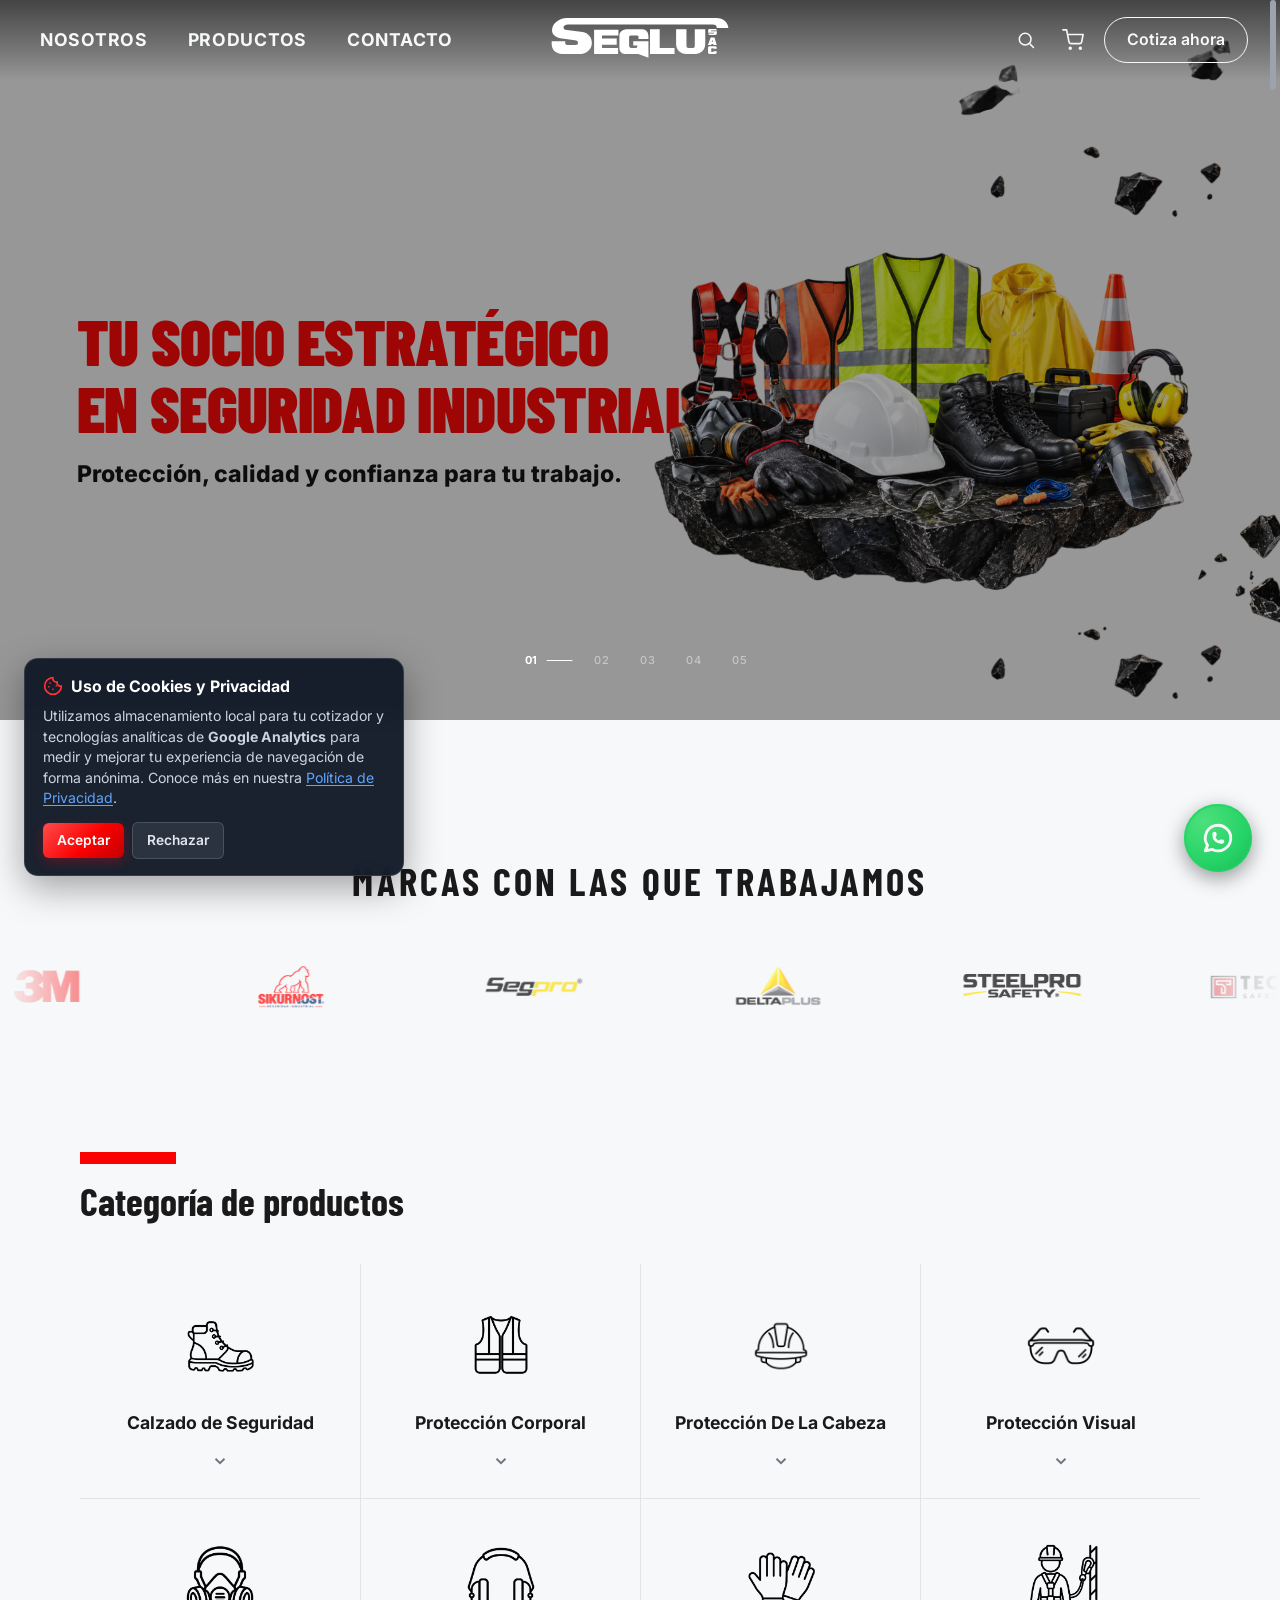
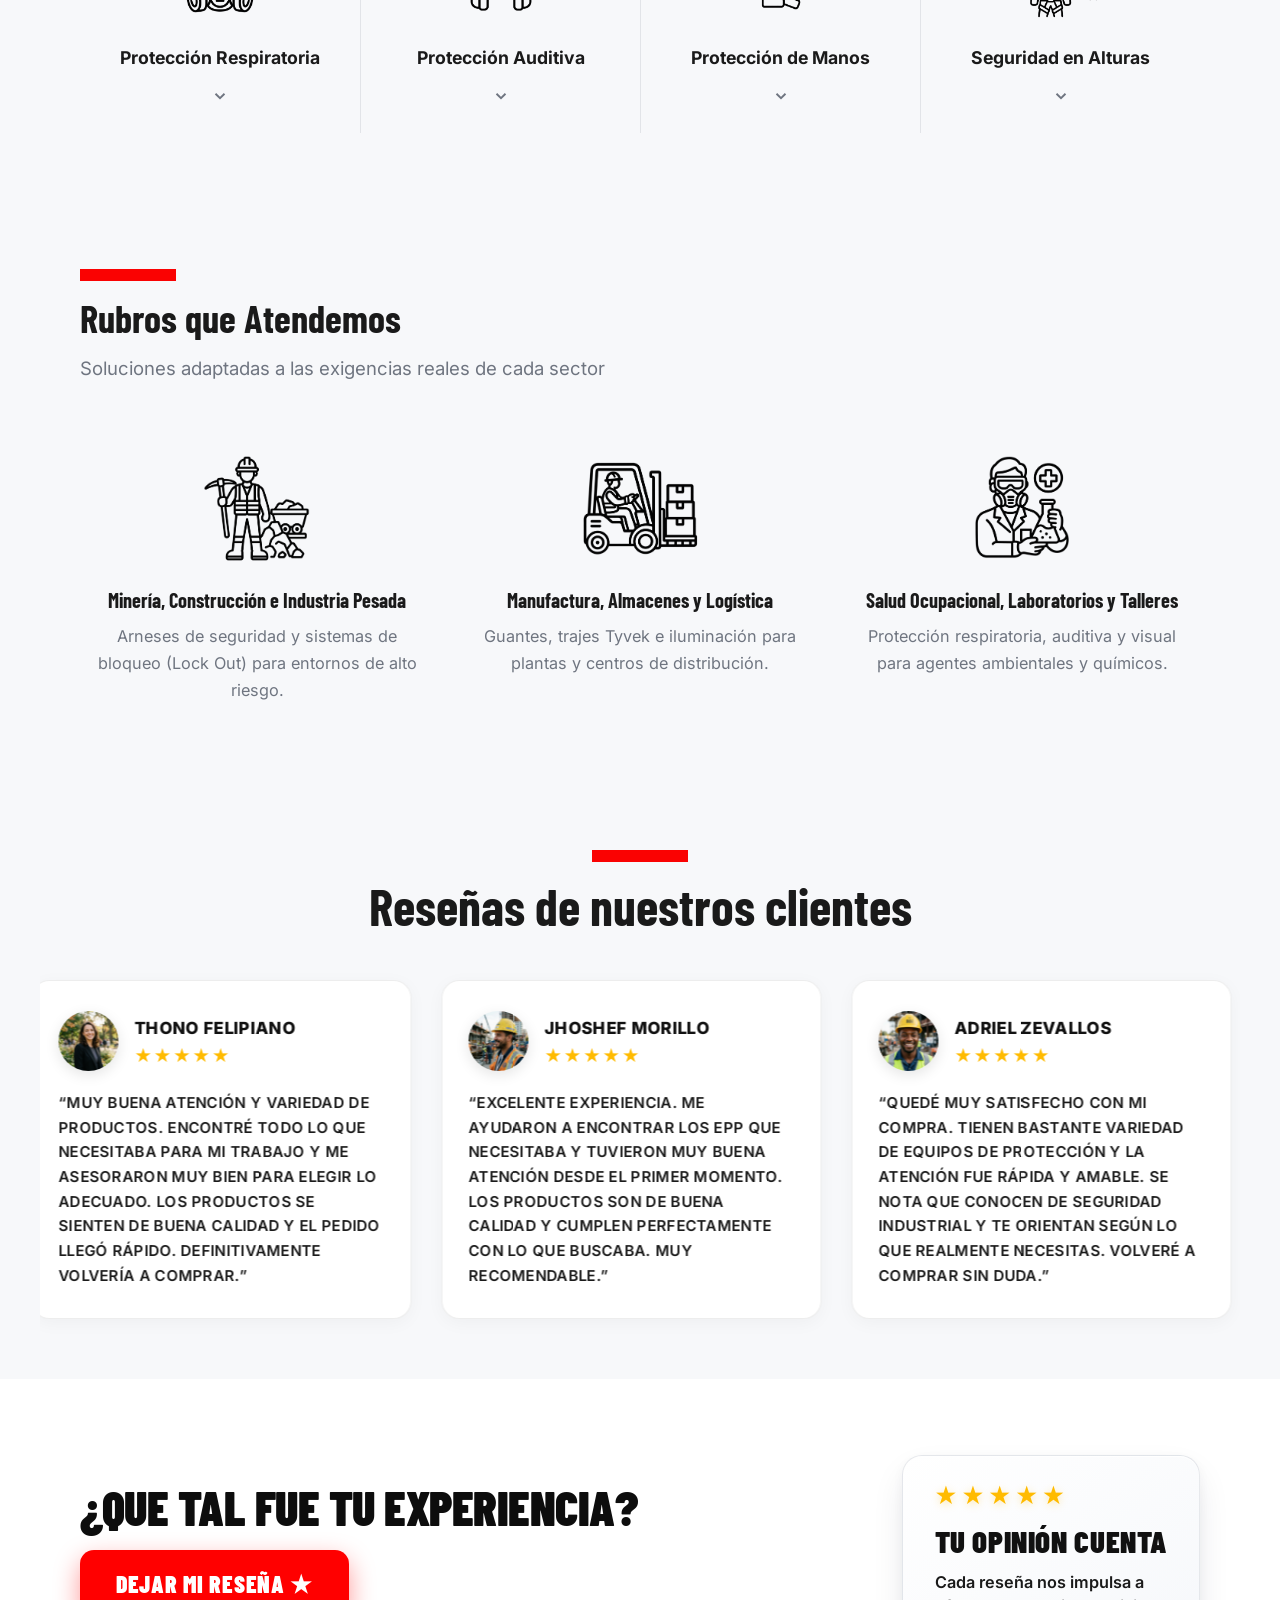
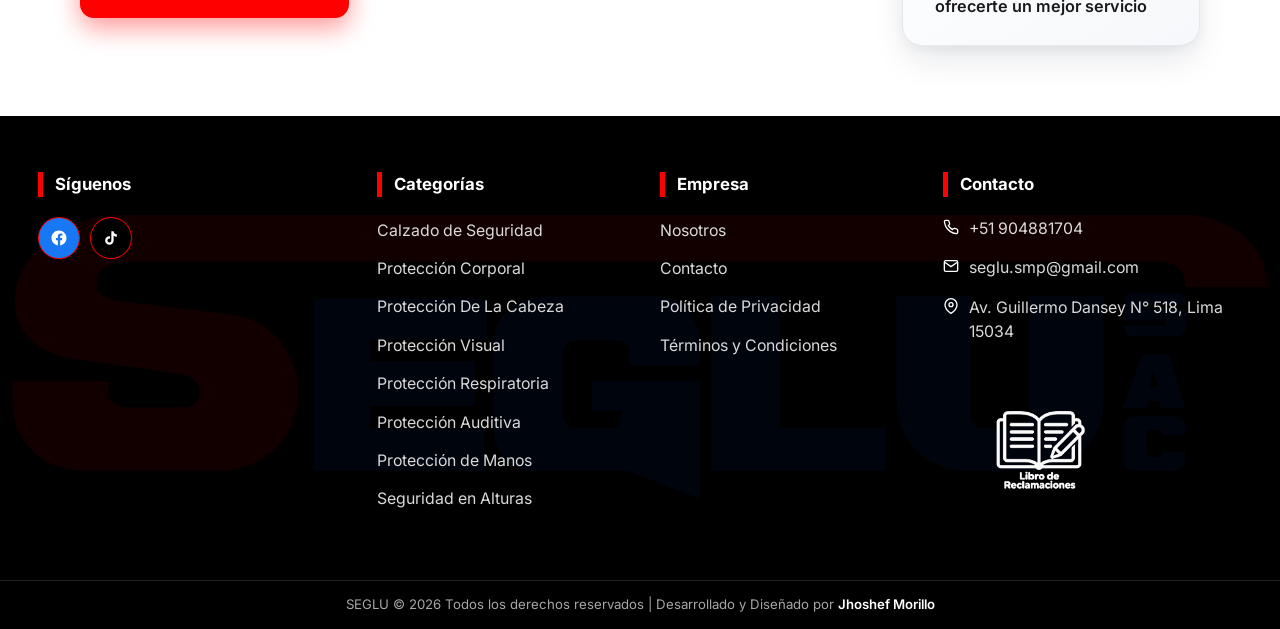
<file: index.html>
<!doctype html>
<html lang="es">

<head>
  <meta charset="UTF-8" />
  <meta name="viewport" content="width=device-width, initial-scale=1.0" />
  <title>SEGLU</title>
  <meta name="description"
    content="Distribución de equipos de protección personal (EPPs) y seguridad industrial en Perú. Venta mayorista y minorista con asesoría técnica y envíos a nivel nacional. Cotiza tus equipos con SEGLU." />
  <link rel="canonical" href="https://seglu.com/" />

  <!-- Open Graph / Redes Sociales -->
  <meta property="og:type" content="website" />
  <meta property="og:url" content="https://seglu.com/" />
  <meta property="og:title" content="SEGLU" />
  <meta property="og:description"
    content="Distribución de equipos de protección personal (EPPs) y seguridad industrial en Perú. Venta mayorista y minorista con asesoría técnica y envíos a nivel nacional. Cotiza tus equipos con SEGLU." />
  <meta property="og:image" content="https://seglu.com/assets/img/og/og-image.jpg" />
  <meta property="og:locale" content="es_PE" />
  <meta property="og:site_name" content="SEGLU SAC" />

  <!-- Twitter Cards -->
  <meta name="twitter:card" content="summary_large_image" />
  <meta name="twitter:title" content="SEGLU" />
  <meta name="twitter:description"
    content="Distribución de equipos de protección personal (EPPs) y seguridad industrial en Perú. Venta mayorista y minorista con asesoría técnica y envíos a nivel nacional. Cotiza tus equipos con SEGLU." />
  <meta name="twitter:image" content="https://seglu.com/assets/img/og/og-image.jpg" />

  <!-- Datos Estructurados Schema.org (JSON-LD) -->
  <script type="application/ld+json">
  {
    "@context": "https://schema.org",
    "@type": "LocalBusiness",
    "name": "SEGLU SAC",
    "image": "https://seglu.com/assets/img/og/og-image.jpg",
    "url": "https://seglu.com/",
    "telephone": "+51904881704",
    "taxID": "20609886073",
    "priceRange": "$$",
    "address": {
      "@type": "PostalAddress",
      "streetAddress": "Lima",
      "addressLocality": "Lima",
      "addressRegion": "Lima",
      "addressCountry": "PE"
    },
    "geo": {
      "@type": "GeoCoordinates",
      "latitude": -12.04466,
      "longitude": -77.04634
    },
    "openingHoursSpecification": [
      {
        "@type": "OpeningHoursSpecification",
        "dayOfWeek": [
          "Monday",
          "Tuesday",
          "Wednesday",
          "Thursday",
          "Friday",
          "Saturday"
        ],
        "opens": "08:00",
        "closes": "18:00"
      }
    ],
    "sameAs": [
      "https://www.facebook.com/seglusac/",
      "https://www.tiktok.com/@seglu.sac"
    ]
  }
  </script>

  <!-- Favicon -->
  <link rel="icon" type="image/png" sizes="96x96" href="assets/img/favicon/favicon-96x96.png" />
  <link rel="icon" type="image/svg+xml" href="assets/img/favicon/favicon.svg" />
  <link rel="apple-touch-icon" href="assets/img/favicon/apple-touch-icon.png" />

  <!-- Fuentes locales (Barlow Condensed + Inter) -->
  <link rel="stylesheet" href="assets/css/fonts.css" />

  <link rel="stylesheet" href="assets/css/base.css" />
  <link rel="stylesheet" href="assets/css/componentes.css" />
  <link rel="stylesheet" href="assets/css/layout.css" />
  <link rel="stylesheet" href="assets/css/search.css" />
  <link rel="stylesheet" href="assets/css/carrito.css" />
  <link rel="stylesheet" href="assets/css/footer.css" />
  <link rel="stylesheet" href="assets/css/pages/home.css" />
</head>

<body>
  <!-- ===== HEADER ===== -->
  <header class="site-header">
    <div class="site-header__inner container">
      <nav class="main-nav" aria-label="Navegación principal">
        <ul class="main-nav__list">
          <li>
            <a href="nosotros.html" class="main-nav__link">Nosotros</a>
          </li>
          <li>
            <a href="productos.html" class="main-nav__link">Productos</a>
          </li>
          <li>
            <a href="contacto.html" class="main-nav__link">Contacto</a>
          </li>
        </ul>
      </nav>

      <a href="index.html" class="site-header__brand" aria-label="SEGLU — Inicio">
        <svg class="site-header__logo" xmlns="http://www.w3.org/2000/svg" viewBox="0 0 1600 533" width="150" height="50"
          role="img" aria-label="SEGLU SAC">
          <title>SEGLU SAC</title>
          <!-- S roja con barra superior -->
          <path class="logo-s" fill="#FF0000"
            d="M150,70 L1480,70 C1540,70 1585,110 1585,160 L1483,160 C1483,138 1470,128 1445,128 L160,128 C135,128 120,140 120,155 C120,168 130,175 150,178 L290,195 C340,202 372,245 372,292 C372,345 335,385 280,390 L105,390 C55,390 15,355 15,305 L15,278 L135,278 L135,293 C135,305 147,311 160,311 L228,311 C242,311 249,303 249,291 C249,278 238,270 220,268 L90,250 C45,243 18,215 18,180 C18,120 80,70 150,70 Z" />
          <g class="logo-text" fill="#0343B0">
            <!-- E -->
            <path d="M392,175 H608 V226 H462 V253 H593 V309 H462 V337 H605 V390 H392 Z" />
            <!-- G -->
            <path
              d="M690,172 H820 C855,172 875,200 875,235 V258 H787 V240 C787,232 780,227 772,227 H718 C708,227 703,235 703,245 V318 C703,330 710,337 722,337 H765 C773,337 776,330 776,322 V315 H740 V278 H875 V425 L785,390 H665 C635,390 617,365 617,335 V230 C617,195 645,172 690,172 Z" />
            <!-- L -->
            <path d="M889,172 H975 V337 H1107 V390 H889 Z" />
            <!-- U -->
            <path
              d="M1121,172 H1213 V320 C1213,331 1220,337 1230,337 H1272 C1282,337 1287,331 1287,320 V172 H1380 V300 C1380,355 1340,390 1290,390 H1210 C1160,390 1121,355 1121,300 Z" />
            <!-- S (SAC) -->
            <path
              d="M1420,168 H1469 C1477,168 1483,172 1483,178 V182 H1432 V188 H1483 V212 C1483,218 1477,222 1469,222 H1420 C1412,222 1406,218 1406,212 V208 H1457 V202 H1406 V178 C1406,172 1412,168 1420,168 Z" />
            <!-- A (SAC) -->
            <path fill-rule="evenodd"
              d="M1428,245 H1462 L1482,312 H1452 L1450,303 H1436 L1434,312 H1404 Z M1442,265 L1448,285 H1438 Z" />
            <!-- C (SAC) -->
            <path
              d="M1420,322 H1468 C1476,322 1482,328 1482,336 V345 H1453 V342 C1453,340 1451,339 1449,339 H1438 C1435,339 1433,341 1433,344 V368 C1433,371 1435,373 1438,373 H1449 C1451,373 1453,371 1453,369 V366 H1482 V376 C1482,385 1476,390 1468,390 H1420 C1411,390 1405,385 1405,377 V335 C1405,327 1411,322 1420,322 Z" />
          </g>
        </svg>
      </a>

      <div class="site-header__actions">
        <div class="search-box">
          <button class="search-toggle" aria-label="Abrir búsqueda" aria-expanded="false">
            <svg width="20" height="20" viewBox="0 0 24 24" fill="none" stroke="currentColor" stroke-width="1.8"
              stroke-linecap="round" stroke-linejoin="round">
              <circle cx="11" cy="11" r="7"></circle>
              <line x1="21" y1="21" x2="16.65" y2="16.65"></line>
            </svg>
          </button>
          <form class="search-form" role="search" action="productos.html" method="get">
            <input type="search" name="q" class="search-input" placeholder="Buscar productos..." autocomplete="off" />
            <button type="submit" class="search-submit" aria-label="Buscar">
              <svg xmlns="http://www.w3.org/2000/svg" width="24" height="24" viewBox="0 0 24 24" fill="none"
                stroke="currentColor" stroke-width="2" stroke-linecap="round" stroke-linejoin="round">
                <path stroke="none" d="M0 0h24v24H0z" fill="none"></path>
                <path d="M3 10a7 7 0 1 0 14 0a7 7 0 1 0 -14 0"></path>
                <path d="M21 21l-6 -6"></path>
              </svg>
            </button>
          </form>
        </div>

        <button type="button" class="cart-btn" data-cart-open aria-label="Ver carrito">
          <svg width="22" height="22" viewBox="0 0 24 24" fill="none" stroke="currentColor" stroke-width="1.8"
            stroke-linecap="round" stroke-linejoin="round">
            <circle cx="9" cy="21" r="1"></circle>
            <circle cx="20" cy="21" r="1"></circle>
            <path d="M1 1h4l2.68 13.39a2 2 0 0 0 2 1.61h9.72a2 2 0 0 0 2-1.61L23 6H6"></path>
          </svg>
          <span class="cart-btn__badge" data-cart-badge hidden>0</span>
        </button>

        <a href="https://wa.me/51904881704?text=Hola%2C%20SEGLU.%20Vengo%20de%20tu%20p%C3%A1gina%20web%20y%20me%20gustar%C3%ADa%20solicitar%20una%20cotizaci%C3%B3n.%20%C2%A1Muchas%20gracias%21"
          target="_blank" rel="noopener" class="header-cta">
          Cotiza ahora
        </a>

        <button class="hamburger" aria-label="Abrir menú" aria-expanded="false">
          <svg class="hamburger__icon" viewBox="0 0 24 24" fill="none" aria-hidden="true">
            <line x1="3" y1="6" x2="21" y2="6"></line>
            <line x1="5" y1="12" x2="19" y2="12"></line>
            <line x1="3" y1="18" x2="21" y2="18"></line>
          </svg>
        </button>
      </div>
    </div>
  </header>

  <main>
    <!-- ===== HERO ===== -->
    <!-- ===== HERO (CARRUSEL DE FOTOS) ===== -->
    <!-- 
        =======================================================================
        ¿DÓNDE CAMBIAR O AGREGAR FOTOS EN EL HERO?
        Aquí abajo tienes cada slide (<div class="hero__slide">...</div>).
        Para cambiar una foto, solo edita el "src" con la ruta de tu imagen:
        Ejemplo: src="assets/img/hero/tu-foto.jpg"
        Si deseas agregar más fotos, solo copia y pega un bloque <div class="hero__slide">.
        =======================================================================
      -->
    <section class="hero" id="heroSlider" aria-label="Galería principal">
      <div class="hero__track">
        <!-- FOTO 1 — Tu socio estratégico -->
        <div class="hero__slide hero__slide--intro is-active">
          <div class="hero__slide-caption hero__slide-caption--left">
            <h1 class="slide-caption__title">
              <span class="slide-caption__part slide-caption__part--top">Tu socio estratégico</span>
              <span class="slide-caption__part slide-caption__part--bottom">en seguridad industrial</span>
            </h1>
            <p class="slide-caption__sub">Protección, calidad y confianza para tu trabajo.</p>
          </div>
          <img class="hero__image" src="assets/img/hero/1.png"
            srcset="assets/img/hero/1-mobile.png 900w, assets/img/hero/1.png 1920w"
            sizes="(max-width: 900px) 90vw, 1920px"
            alt="Seguridad industrial SEGLU" width="1920"
            height="1080" fetchpriority="high" decoding="async" />
        </div>


        <!-- FOTO 2 — Envíos a nivel nacional -->
        <div class="hero__slide hero__slide--map">
          <!-- Texto DETRÁS de la imagen: el mapa PNG queda encima si tiene transparencia -->
          <div class="hero__slide-caption">
            <p class="slide-caption__top">Envíos a Nivel</p>
            <p class="slide-caption__big">Nacional</p>
          </div>
          <img class="hero__image" src="assets/img/hero/2.png"
            alt="Envíos a nivel nacional SEGLU" width="1920" height="1080" decoding="async" />
        </div>


        <!-- FOTO 3 — Equipate con los mejores -->
        <div class="hero__slide hero__slide--equip hero__slide--pedestals">
          <div class="hero__slide-caption">
            <p class="slide-caption__top">Equipate con los mejores</p>
            <p class="slide-caption__sub slide-caption__sub--center">Todo lo que necesitas para tu seguridad, en un solo lugar.</p>
          </div>
          <img class="hero__image" src="assets/img/hero/3.png" alt="Productos de seguridad SEGLU"
            width="1920" height="1080" decoding="async" />
        </div>

        <!-- FOTO 4 -->
        <div class="hero__slide hero__slide--pedestals hero__slide--pedestals-2">
          <img class="hero__image" src="assets/img/hero/4.png" alt="Distribución mayorista SEGLU"
            width="1376" height="768" decoding="async" />
        </div>

        <!-- FOTO 5 -->
        <div class="hero__slide hero__slide--pedestals hero__slide--pedestals-3">
          <img class="hero__image" src="assets/img/hero/5.png" alt="Seguridad y confianza SEGLU"
            width="1376" height="768" decoding="async" />
        </div>
      </div>

      <!-- Capa de oscurecimiento suave -->
      <div class="hero__overlay"></div>

      <!-- Paginación numérica moderna (01  02  03 ───  04) -->
      <div class="hero__pagination" role="tablist" aria-label="Navegación de diapositivas"></div>
    </section>

    <!-- ===== MARCAS (marquee infinito) ===== -->
    <section class="brands">
      <p class="brands__eyebrow container">Marcas con las que trabajamos</p>
      <div class="brands__marquee">
        <div class="brands__track">
          <!--
              Solo el set base va aquí. NO dupliques manualmente:
              initBrandsMarquee() en main.js clona automáticamente
              los ítems necesarios para llenar el ancho de pantalla
              y evitar el espacio en blanco al final del loop.
              Solo agrega/edita marca1..marcaN abajo.
            -->
          <div class="brands__item">
            <img src="assets/img/marcas/marca1.png" alt="Marca 3M - Equipos de Protección Personal" width="160" height="50" loading="eager"
              decoding="async" />
          </div>
          <div class="brands__item">
            <img src="assets/img/marcas/marca2.png" alt="Marca Honeywell - Seguridad Industrial" width="160" height="50" loading="eager"
              decoding="async" />
          </div>
          <div class="brands__item">
            <img src="assets/img/marcas/marca3.png" alt="Marca UVEX - Protección Ocular y EPP" width="160" height="50" loading="eager"
              decoding="async" />
          </div>
          <div class="brands__item">
            <img src="assets/img/marcas/marca4.png" alt="Marca Delta Plus - Seguridad Industrial" width="160" height="50" loading="eager"
              decoding="async" />
          </div>
          <div class="brands__item">
            <img src="assets/img/marcas/marca5.png" alt="Marca Protector - Calzado y EPP" width="160" height="50" loading="eager"
              decoding="async" />
          </div>
          <div class="brands__item">
            <img src="assets/img/marcas/marca6.png" alt="Marca Ansell - Guantes y Protección Industrial" width="160" height="50" loading="eager"
              decoding="async" />
          </div>

          <div class="brands__item">
            <img src="assets/img/marcas/marca7.png" alt="Marca MAPRO - Equipos de Seguridad" width="160" height="50" loading="eager"
              decoding="async" />
          </div>
          <div class="brands__item">
            <img src="assets/img/marcas/marca8.png" alt="Marca Truper - Herramientas y EPP" width="160" height="50" loading="eager"
              decoding="async" />
          </div>
          <div class="brands__item">
            <img src="assets/img/marcas/marca9.png" alt="Marca Steelpro - Protección Personal" width="160" height="50" loading="eager"
              decoding="async" />
          </div>
          <div class="brands__item">
            <img src="assets/img/marcas/marca10.png" alt="Marca MSA - Seguridad Industrial" width="160" height="50" loading="eager"
              decoding="async" />
          </div>
        </div>
      </div>
    </section>

    <!-- ===== CATEGORÍA DE PRODUCTOS EPPS ===== -->
    <!--
  Cada tarjeta enlaza a productos.html?cat=<categoría>. Usa PNG con fondo
  transparente, trazo fino (outline), en negro o gris oscuro — así
  el filtro de hover (ponerlos en blanco) funciona bien.
  Para agregar/quitar categorías, solo suma o borra bloques
  .cat-showcase__card completos.
-->
    <section class="cat-showcase">
      <div class="cat-showcase__head container">
        <span class="cat-showcase__bar"></span>
        <h2 class="section-title">Categoría de productos</h2>
      </div>

      <div class="cat-showcase__grid container">
        <a href="productos.html?cat=calzado" class="cat-showcase__card">
          <span class="cat-showcase__icon">
            <img src="assets/img/categorias/calzado.png" alt="Calzado de seguridad" />
          </span>
          <span class="cat-showcase__label">Calzado de Seguridad</span>
          <svg class="cat-showcase__chevron" width="18" height="18" viewBox="0 0 24 24" fill="none"
            stroke="currentColor" stroke-width="2.5">
            <polyline points="6 9 12 15 18 9"></polyline>
          </svg>
        </a>

        <a href="productos.html?cat=corporal" class="cat-showcase__card">
          <span class="cat-showcase__icon">
            <img src="assets/img/categorias/corporal.png" alt="Protección corporal" />
          </span>
          <span class="cat-showcase__label">Protección Corporal</span>
          <svg class="cat-showcase__chevron" width="18" height="18" viewBox="0 0 24 24" fill="none"
            stroke="currentColor" stroke-width="2.5">
            <polyline points="6 9 12 15 18 9"></polyline>
          </svg>
        </a>

        <a href="productos.html?cat=cabeza" class="cat-showcase__card">
          <span class="cat-showcase__icon">
            <img src="assets/img/categorias/cabeza.png" alt="Protección de la cabeza" />
          </span>
          <span class="cat-showcase__label">Protección De La Cabeza</span>
          <svg class="cat-showcase__chevron" width="18" height="18" viewBox="0 0 24 24" fill="none"
            stroke="currentColor" stroke-width="2.5">
            <polyline points="6 9 12 15 18 9"></polyline>
          </svg>
        </a>

        <a href="productos.html?cat=visual" class="cat-showcase__card">
          <span class="cat-showcase__icon">
            <img src="assets/img/categorias/visual.png" alt="Protección visual" />
          </span>
          <span class="cat-showcase__label">Protección Visual</span>
          <svg class="cat-showcase__chevron" width="18" height="18" viewBox="0 0 24 24" fill="none"
            stroke="currentColor" stroke-width="2.5">
            <polyline points="6 9 12 15 18 9"></polyline>
          </svg>
        </a>

        <a href="productos.html?cat=respiratoria" class="cat-showcase__card">
          <span class="cat-showcase__icon">
            <img src="assets/img/categorias/respiratoria.png" alt="Protección respiratoria" />
          </span>
          <span class="cat-showcase__label">Protección Respiratoria</span>
          <svg class="cat-showcase__chevron" width="18" height="18" viewBox="0 0 24 24" fill="none"
            stroke="currentColor" stroke-width="2.5">
            <polyline points="6 9 12 15 18 9"></polyline>
          </svg>
        </a>

        <a href="productos.html?cat=auditiva" class="cat-showcase__card">
          <span class="cat-showcase__icon">
            <img src="assets/img/categorias/auditiva.png" alt="Protección auditiva" />
          </span>
          <span class="cat-showcase__label">Protección Auditiva</span>
          <svg class="cat-showcase__chevron" width="18" height="18" viewBox="0 0 24 24" fill="none"
            stroke="currentColor" stroke-width="2.5">
            <polyline points="6 9 12 15 18 9"></polyline>
          </svg>
        </a>

        <a href="productos.html?cat=manos" class="cat-showcase__card">
          <span class="cat-showcase__icon">
            <img src="assets/img/categorias/manos.png" alt="Protección de manos" />
          </span>
          <span class="cat-showcase__label">Protección de Manos</span>
          <svg class="cat-showcase__chevron" width="18" height="18" viewBox="0 0 24 24" fill="none"
            stroke="currentColor" stroke-width="2.5">
            <polyline points="6 9 12 15 18 9"></polyline>
          </svg>
        </a>

        <a href="productos.html?cat=alturas" class="cat-showcase__card">
          <span class="cat-showcase__icon">
            <img src="assets/img/categorias/alturas.png" alt="Seguridad en alturas" />
          </span>
          <span class="cat-showcase__label">Seguridad en Alturas</span>
          <svg class="cat-showcase__chevron" width="18" height="18" viewBox="0 0 24 24" fill="none"
            stroke="currentColor" stroke-width="2.5">
            <polyline points="6 9 12 15 18 9"></polyline>
          </svg>
        </a>
      </div>
    </section>

    <!-- ===== RUBROS QUE ATENDEMOS ===== -->
    <section class="sectors">
      <div class="sectors__head container">
        <span class="cat-showcase__bar"></span>
        <h2 class="section-title">Rubros que Atendemos</h2>
        <p class="sectors__subtitle">
          Soluciones adaptadas a las exigencias reales de cada sector
        </p>
      </div>

      <div class="sectors__grid container">
        <article class="sectors__card">
          <span class="sectors__icon">
            <img src="assets/img/rubros/mineria.png" alt="Minería, Construcción e Industria Pesada" />
          </span>
          <h3 class="sectors__title">
            Minería, Construcción e Industria Pesada
          </h3>
          <p class="sectors__desc">
            Arneses de seguridad y sistemas de bloqueo (Lock Out) para
            entornos de alto riesgo.
          </p>
        </article>

        <article class="sectors__card">
          <span class="sectors__icon">
            <img src="assets/img/rubros/manufactura.png" alt="Manufactura, Almacenes y Logística" />
          </span>
          <h3 class="sectors__title">Manufactura, Almacenes y Logística</h3>
          <p class="sectors__desc">
            Guantes, trajes Tyvek e iluminación para plantas y centros de
            distribución.
          </p>
        </article>

        <article class="sectors__card">
          <span class="sectors__icon">
            <img src="assets/img/rubros/salud.png" alt="Salud Ocupacional, Laboratorios y Talleres" />
          </span>
          <h3 class="sectors__title">
            Salud Ocupacional, Laboratorios y Talleres
          </h3>
          <p class="sectors__desc">
            Protección respiratoria, auditiva y visual para agentes
            ambientales y químicos.
          </p>
        </article>
      </div>
    </section>

    <!-- ===== RESEÑAS DE NUESTROS CLIENTES ===== -->
    <section class="reviews-section">
      <div class="why-us__head container">
        <span class="cat-showcase__bar"></span>
        <h2 class="section-title">Reseñas de nuestros clientes</h2>
      </div>

      <!-- Carrusel deslizable a la izquierda o derecha -->
      <div class="reviews-marquee container">
        <div class="reviews-track">
          <!-- Reseña 1: Thono Felipiano -->
          <article class="review-card">
            <header class="review-card__head">
              <img class="review-card__avatar" src="assets/img/resenas/thono.jpg" alt="Thono Felipiano" width="60" height="60" />
              <div class="review-card__meta">
                <span class="review-card__name">THONO FELIPIANO</span>
                <span class="review-card__stars" aria-label="5 de 5 estrellas">★★★★★</span>
              </div>
            </header>
            <p class="review-card__text">
              “MUY BUENA ATENCIÓN Y VARIEDAD DE PRODUCTOS. ENCONTRÉ TODO LO QUE NECESITABA PARA MI TRABAJO Y ME ASESORARON MUY BIEN PARA ELEGIR LO ADECUADO. LOS PRODUCTOS SE SIENTEN DE BUENA CALIDAD Y EL PEDIDO LLEGÓ RÁPIDO. DEFINITIVAMENTE VOLVERÍA A COMPRAR.”
            </p>
          </article>

          <!-- Reseña 2: Jhoshef Morillo -->
          <article class="review-card">
            <header class="review-card__head">
              <img class="review-card__avatar" src="assets/img/resenas/jhoshef.jpg" alt="Jhoshef Morillo" width="60" height="60" />
              <div class="review-card__meta">
                <span class="review-card__name">JHOSHEF MORILLO</span>
                <span class="review-card__stars" aria-label="5 de 5 estrellas">★★★★★</span>
              </div>
            </header>
            <p class="review-card__text">
              “EXCELENTE EXPERIENCIA. ME AYUDARON A ENCONTRAR LOS EPP QUE NECESITABA Y TUVIERON MUY BUENA ATENCIÓN DESDE EL PRIMER MOMENTO. LOS PRODUCTOS SON DE BUENA CALIDAD Y CUMPLEN PERFECTAMENTE CON LO QUE BUSCABA. MUY RECOMENDABLE.”
            </p>
          </article>

          <!-- Reseña 3: Adriel Zevallos -->
          <article class="review-card">
            <header class="review-card__head">
              <img class="review-card__avatar" src="assets/img/resenas/adriel.jpg" alt="Adriel Zevallos" width="60" height="60" />
              <div class="review-card__meta">
                <span class="review-card__name">ADRIEL ZEVALLOS</span>
                <span class="review-card__stars" aria-label="5 de 5 estrellas">★★★★★</span>
              </div>
            </header>
            <p class="review-card__text">
              “QUEDÉ MUY SATISFECHO CON MI COMPRA. TIENEN BASTANTE VARIEDAD DE EQUIPOS DE PROTECCIÓN Y LA ATENCIÓN FUE RÁPIDA Y AMABLE. SE NOTA QUE CONOCEN DE SEGURIDAD INDUSTRIAL Y TE ORIENTAN SEGÚN LO QUE REALMENTE NECESITAS. VOLVERÉ A COMPRAR SIN DUDA.”
            </p>
          </article>

          <!-- Reseña 4: Carlos Ramírez -->
          <article class="review-card">
            <header class="review-card__head">
              <img class="review-card__avatar" src="assets/img/resenas/carlos.jpg" alt="Carlos Ramírez" width="60" height="60" />
              <div class="review-card__meta">
                <span class="review-card__name">CARLOS RAMÍREZ</span>
                <span class="review-card__stars" aria-label="5 de 5 estrellas">★★★★★</span>
              </div>
            </header>
            <p class="review-card__text">
              “EXCELENTE ATENCIÓN Y TIEMPOS DE ENTREGA. LOS EPPS LLEGARON COMPLETOS Y CON SU CERTIFICACIÓN EN ORDEN. MUY BUENA EXPERIENCIA DE COMPRA AL POR MAYOR.”
            </p>
          </article>

          <!-- Reseña 5: María Fernández -->
          <article class="review-card">
            <header class="review-card__head">
              <img class="review-card__avatar" src="assets/img/resenas/thono.jpg" alt="María Fernández" width="60" height="60" />
              <div class="review-card__meta">
                <span class="review-card__name">MARÍA FERNÁNDEZ</span>
                <span class="review-card__stars" aria-label="5 de 5 estrellas">★★★★★</span>
              </div>
            </header>
            <p class="review-card__text">
              “NOS ASESORARON PARA ELEGIR LA PROTECCIÓN CORRECTA PARA NUESTRA PLANTA INDUSTRIAL. MUY PROFESIONALES, ATENTOS AL DETALLE Y RESPUESTA INMEDIATA.”
            </p>
          </article>
        </div>
      </div>
    </section>

    <!-- ===== CTA — DEJAR MI RESEÑA (CINTA BLANCA) ===== -->
    <section class="review-cta">
      <div class="review-cta__card container">
        <div class="review-cta__left">
          <h2 class="review-cta__title">¿QUE TAL FUE TU EXPERIENCIA?</h2>
          <a href="https://www.google.com/search?q=SEGLU&rlz=1C1GCEA_enPE1235PE1235&oq=SEGLU&gs_lcrp=EgZjaHJvbWUyBggAEEUYOTIGCAEQRRg7MgYIAhBFGDsyDQgDEC4YrwEYxwEYgAQyBggEEEUYPDIGCAUQRRg8MgYIBhBFGDwyBggHEEUYPNIBCDc5NzVqMGo0qAIAsAIA&sourceid=chrome&source=chrome.ob&ie=UTF-8#lrd=0x9105c9dc57a52df5:0x3ff5d430670fdc4d,3,,,,"
            target="_blank" rel="noopener noreferrer" class="review-cta__btn">
            DEJAR MI RESEÑA ★
          </a>
        </div>

        <div class="review-cta__right">
          <div class="review-cta__rating">
            <span class="review-cta__stars" aria-label="5 de 5 estrellas">★★★★★</span>
            <p class="review-cta__rating-title">TU OPINIÓN CUENTA</p>
            <p class="review-cta__rating-text">
              Cada reseña nos impulsa a<br />
              ofrecerte un mejor servicio
            </p>
          </div>
        </div>
      </div>
    </section>
  </main>

  <!-- ===== FOOTER ===== -->
  <div data-footer></div>
  <!-- WhatsApp flotante -->

  <a href="https://wa.me/51904881704?text=Hola%2C%20SEGLU.%20Vengo%20de%20tu%20p%C3%A1gina%20web%20y%20me%20gustar%C3%ADa%20solicitar%20una%20cotizaci%C3%B3n.%20%C2%A1Muchas%20gracias%21"
    target="_blank" rel="noopener" class="whatsapp-float" aria-label="Escríbenos por WhatsApp">
    <svg xmlns="http://www.w3.org/2000/svg" width="24" height="24" viewBox="0 0 24 24" fill="none" stroke="currentColor"
      stroke-width="2" stroke-linecap="round" stroke-linejoin="round"
      class="icon icon-tabler icons-tabler-outline icon-tabler-brand-whatsapp">
      <path stroke="none" d="M0 0h24v24H0z" fill="none"></path>
      <path d="M3 21l1.65 -3.8a9 9 0 1 1 3.4 2.9l-5.05 .9"></path>
      <path d="M9 10a.5 .5 0 0 0 1 0v-1a.5 .5 0 0 0 -1 0v1a5 5 0 0 0 5 5h1a.5 .5 0 0 0 0 -1h-1a.5 .5 0 0 0 0 1"></path>
    </svg>
    <span class="whatsapp-float__tip">¿Necesitas ayuda? Conversemos</span>
  </a>

  <!-- Carrito lateral -->
  <div class="cart-drawer" data-cart-drawer aria-hidden="true">
    <div class="cart-drawer__overlay" data-cart-backdrop></div>
    <aside class="cart-drawer__panel">
      <header class="cart-drawer__head">
        <h2 class="cart-drawer__title">
          Mi Pedido <span data-cart-count>0</span>
        </h2>
        <button type="button" class="cart-drawer__close" data-cart-close aria-label="Cerrar carrito">
          ×
        </button>
      </header>
      <div class="cart-drawer__body" data-cart-body></div>
      <footer class="cart-drawer__foot">
        <a href="carrito.html" class="cart-drawer__view-cart" data-cart-page aria-label="Ver carrito">
          <svg width="20" height="20" viewBox="0 0 24 24" fill="none" stroke="currentColor" stroke-width="2"
            stroke-linecap="round" stroke-linejoin="round">
            <circle cx="9" cy="21" r="1"></circle>
            <circle cx="20" cy="21" r="1"></circle>
            <path d="M1 1h4l2.68 13.39a2 2 0 0 0 2 1.61h9.72a2 2 0 0 0 2-1.61L23 6H6"></path>
          </svg>
          Ver carrito
        </a>
        <a class="cart-drawer__wa is-disabled" data-cart-wa target="_blank" rel="noopener"
          aria-label="Enviar pedido por WhatsApp">
          <svg width="20" height="20" viewBox="0 0 24 24" fill="currentColor">
            <path
              d="M17.472 14.382c-.297-.149-1.758-.867-2.03-.967-.273-.099-.471-.148-.67.15-.197.297-.767.966-.94 1.164-.173.199-.347.223-.644.075-.297-.15-1.255-.463-2.39-1.475-.883-.788-1.48-1.761-1.653-2.059-.173-.297-.018-.458.13-.606.134-.133.298-.347.446-.52.149-.174.198-.298.298-.497.099-.198.05-.371-.025-.52-.075-.149-.669-1.612-.916-2.207-.242-.579-.487-.5-.669-.51-.173-.008-.371-.01-.57-.01-.198 0-.52.074-.792.372-.272.297-1.04 1.016-1.04 2.479 0 1.462 1.065 2.875 1.213 3.074.149.198 2.096 3.2 5.077 4.487.709.306 1.262.489 1.694.625.712.227 1.36.195 1.871.118.571-.085 1.758-.719 2.006-1.413.248-.694.248-1.289.173-1.413-.074-.124-.272-.198-.57-.347m-5.421 7.403h-.004a9.87 9.87 0 0 1-5.031-1.378l-.361-.214-3.741.982.998-3.648-.235-.374a9.86 9.86 0 0 1-1.51-5.26c.001-5.45 4.436-9.884 9.888-9.884 2.64 0 5.122 1.03 6.988 2.898a9.825 9.825 0 0 1 2.893 6.994c-.003 5.45-4.437 9.884-9.885 9.884m8.413-18.297A11.815 11.815 0 0 0 12.05 0C5.495 0 .16 5.335.157 11.892c0 2.096.547 4.142 1.588 5.945L.057 24l6.305-1.654a11.882 11.882 0 0 0 5.683 1.448h.005c6.554 0 11.89-5.335 11.893-11.893a11.821 11.821 0 0 0-3.48-8.413Z" />
          </svg>
          Cotizar por WhatsApp
        </a>
      </footer>
    </aside>
  </div>

  <script src="assets/js/config.js"></script>
  <script src="assets/js/catalog.js"></script>
  <script src="assets/js/main.js"></script>
  <script src="assets/js/search.js"></script>
  <script src="assets/js/carrito.js"></script>
  <script src="assets/js/footer.js"></script>
</body>

</html>
</file>
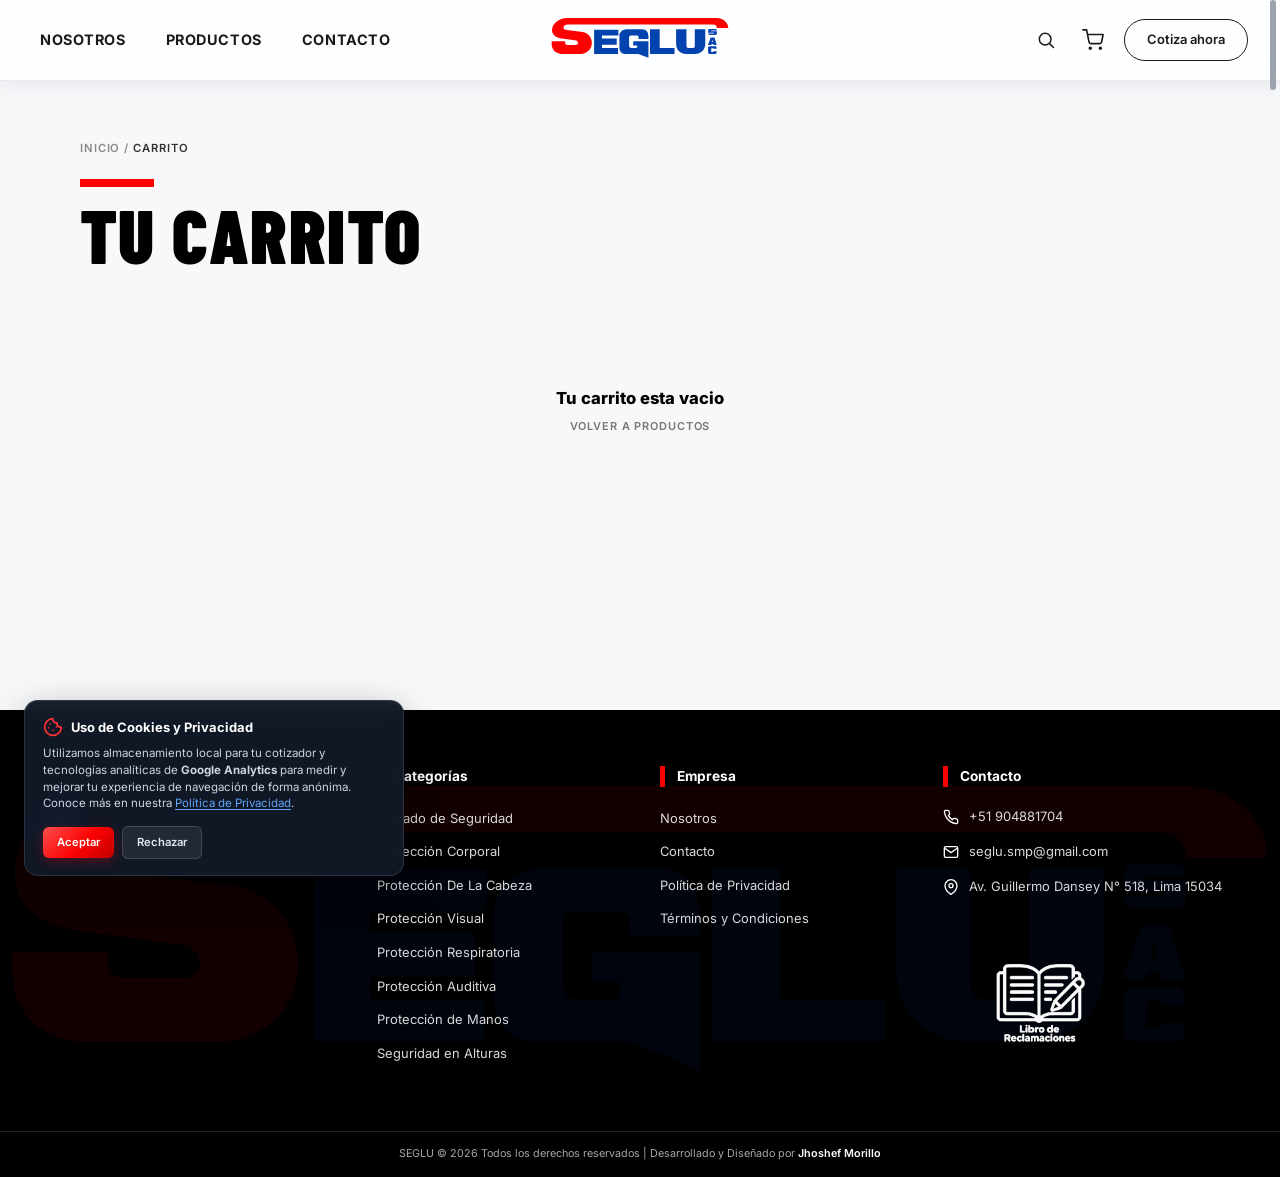
<file: carrito.html>
<!doctype html>
<html lang="es">
  <head>
    <meta charset="UTF-8" />
    <meta name="viewport" content="width=device-width, initial-scale=1.0" />
    <title>Tu Carrito | SEGLU</title>
    <meta name="description" content="Revisa tu carrito de productos SEGLU y cotiza fácil por WhatsApp." />
    <link rel="canonical" href="https://seglu.com/carrito.html" />
    <meta property="og:title" content="Tu Carrito de Cotización | SEGLU SAC" />
    <meta property="og:description" content="Revisa tu lista de productos de seguridad industrial SEGLU y cotiza al instante por WhatsApp." />
    <meta property="og:type" content="website" />
    <meta property="og:url" content="https://seglu.com/carrito.html" />
    <meta property="og:image" content="https://seglu.com/assets/img/og/og-image.jpg" />
    <meta name="twitter:card" content="summary_large_image" />
    <meta name="twitter:title" content="Tu Carrito de Cotización | SEGLU SAC" />
    <meta name="twitter:description" content="Revisa tu lista de productos de seguridad industrial SEGLU y cotiza al instante por WhatsApp." />
    <meta name="twitter:image" content="https://seglu.com/assets/img/og/og-image.jpg" />
    <link rel="icon" type="image/png" sizes="96x96" href="assets/img/favicon/favicon-96x96.png" />
    <link rel="icon" type="image/svg+xml" href="assets/img/favicon/favicon.svg" />
    <link rel="apple-touch-icon" href="assets/img/favicon/apple-touch-icon.png" />
    <link rel="stylesheet" href="assets/css/fonts.css" />
    <link rel="stylesheet" href="assets/css/base.css" />
    <link rel="stylesheet" href="assets/css/componentes.css" />
    <link rel="stylesheet" href="assets/css/layout.css" />
    <link rel="stylesheet" href="assets/css/search.css" />
    <link rel="stylesheet" href="assets/css/carrito.css" />
    <link rel="stylesheet" href="assets/css/footer.css" />
    <link rel="stylesheet" href="assets/css/pages/carrito.css" />
  </head>
  <body>
    <!-- HEADER -->
    <header class="site-header">
      <div class="site-header__inner container">
        <nav class="main-nav" aria-label="Navegación principal">
          <ul class="main-nav__list">
            <li><a href="nosotros.html" class="main-nav__link">Nosotros</a></li>
            <li><a href="productos.html" class="main-nav__link">Productos</a></li>
            <li><a href="contacto.html" class="main-nav__link">Contacto</a></li>
          </ul>
        </nav>
        <a href="index.html" class="site-header__brand" aria-label="SEGLU — Inicio">
          <svg class="site-header__logo" xmlns="http://www.w3.org/2000/svg" viewBox="0 0 1600 533" width="150" height="50" role="img" aria-label="SEGLU SAC">
            <title>SEGLU SAC</title>
            <path class="logo-s" fill="#FF0000" d="M150,70 L1480,70 C1540,70 1585,110 1585,160 L1483,160 C1483,138 1470,128 1445,128 L160,128 C135,128 120,140 120,155 C120,168 130,175 150,178 L290,195 C340,202 372,245 372,292 C372,345 335,385 280,390 L105,390 C55,390 15,355 15,305 L15,278 L135,278 L135,293 C135,305 147,311 160,311 L228,311 C242,311 249,303 249,291 C249,278 238,270 220,268 L90,250 C45,243 18,215 18,180 C18,120 80,70 150,70 Z"/>
            <g class="logo-text" fill="#0343B0">
              <path d="M392,175 H608 V226 H462 V253 H593 V309 H462 V337 H605 V390 H392 Z"/>
              <path d="M690,172 H820 C855,172 875,200 875,235 V258 H787 V240 C787,232 780,227 772,227 H718 C708,227 703,235 703,245 V318 C703,330 710,337 722,337 H765 C773,337 776,330 776,322 V315 H740 V278 H875 V425 L785,390 H665 C635,390 617,365 617,335 V230 C617,195 645,172 690,172 Z"/>
              <path d="M889,172 H975 V337 H1107 V390 H889 Z"/>
              <path d="M1121,172 H1213 V320 C1213,331 1220,337 1230,337 H1272 C1282,337 1287,331 1287,320 V172 H1380 V300 C1380,355 1340,390 1290,390 H1210 C1160,390 1121,355 1121,300 Z"/>
              <path d="M1420,168 H1469 C1477,168 1483,172 1483,178 V182 H1432 V188 H1483 V212 C1483,218 1477,222 1469,222 H1420 C1412,222 1406,218 1406,212 V208 H1457 V202 H1406 V178 C1406,172 1412,168 1420,168 Z"/>
              <path fill-rule="evenodd" d="M1428,245 H1462 L1482,312 H1452 L1450,303 H1436 L1434,312 H1404 Z M1442,265 L1448,285 H1438 Z"/>
              <path d="M1420,322 H1468 C1476,322 1482,328 1482,336 V345 H1453 V342 C1453,340 1451,339 1449,339 H1438 C1435,339 1433,341 1433,344 V368 C1433,371 1435,373 1438,373 H1449 C1451,373 1453,371 1453,369 V366 H1482 V376 C1482,385 1476,390 1468,390 H1420 C1411,390 1405,385 1405,377 V335 C1405,327 1411,322 1420,322 Z"/>
            </g>
          </svg>
        </a>
        <div class="site-header__actions">
          <div class="search-box">
            <button class="search-toggle" aria-label="Abrir búsqueda" aria-expanded="false">
              <svg width="20" height="20" viewBox="0 0 24 24" fill="none" stroke="currentColor" stroke-width="1.8" stroke-linecap="round" stroke-linejoin="round"><circle cx="11" cy="11" r="7"></circle><line x1="21" y1="21" x2="16.65" y2="16.65"></line></svg>
            </button>
            <form class="search-form" role="search" action="productos.html" method="get">
              <input type="search" name="q" class="search-input" placeholder="Buscar productos..." autocomplete="off" />
              <button type="submit" class="search-submit" aria-label="Buscar">
                <svg xmlns="http://www.w3.org/2000/svg" width="24" height="24" viewBox="0 0 24 24" fill="none" stroke="currentColor" stroke-width="2" stroke-linecap="round" stroke-linejoin="round"><path stroke="none" d="M0 0h24v24H0z" fill="none"></path><path d="M3 10a7 7 0 1 0 14 0a7 7 0 1 0 -14 0"></path><path d="M21 21l-6 -6"></path></svg>
              </button>
            </form>
          </div>
          <button type="button" class="cart-btn" data-cart-open aria-label="Ver carrito">
            <svg width="22" height="22" viewBox="0 0 24 24" fill="none" stroke="currentColor" stroke-width="1.8" stroke-linecap="round" stroke-linejoin="round"><circle cx="9" cy="21" r="1"></circle><circle cx="20" cy="21" r="1"></circle><path d="M1 1h4l2.68 13.39a2 2 0 0 0 2 1.61h9.72a2 2 0 0 0 2-1.61L23 6H6"></path></svg>
            <span class="cart-btn__badge" data-cart-badge hidden>0</span>
          </button>
          <a href="https://wa.me/51904881704?text=Hola%2C%20SEGLU." target="_blank" rel="noopener" class="header-cta">Cotiza ahora</a>
          <button class="hamburger" aria-label="Abrir menú" aria-expanded="false">
            <svg class="hamburger__icon" viewBox="0 0 24 24" fill="none" aria-hidden="true"><line x1="3" y1="6" x2="21" y2="6"></line><line x1="5" y1="12" x2="19" y2="12"></line><line x1="3" y1="18" x2="21" y2="18"></line></svg>
          </button>
        </div>
      </div>
    </header>

    <main>
      <section class="carrito-page">
        <div class="container">
          <p class="carrito-page__breadcrumb"><a href="index.html">Inicio</a> / <span>Carrito</span></p>
          <div class="carrito-page__title-bar"></div>
          <h1 class="carrito-page__title">Tu Carrito</h1>

          <div class="carrito-page__layout">
            <!-- Columna productos -->
            <div>
              <div id="cartPageFull" class="cart-table" hidden>
                <div class="cart-table__head">
                  <div class="cart-table__head-cell"></div>
                  <div class="cart-table__head-cell">Producto</div>
                  <div class="cart-table__head-cell cart-table__head-cell--qty">Cantidad</div>
                  <div class="cart-table__head-cell"></div>
                </div>
                <div class="cart-table__body" id="cartPageRows"></div>
                <div class="cart-pagination" id="cartPagePagination" hidden></div>
              </div>

              <div id="cartPageEmpty" class="cart-empty-page">
                <p class="cart-empty-page__title">Tu carrito esta vacio</p>
                <a href="productos.html" class="cart-empty-page__link">VOLVER A PRODUCTOS</a>
              </div>
            </div>

            <!-- Sidebar -->
            <aside class="cart-sidebar">
              <div class="cart-summary">
                <h2 class="cart-summary__title">Resumen</h2>
                <div class="cart-summary__row"><span>Productos</span><strong id="cartSummaryItems">0</strong></div>
                <div class="cart-summary__row"><span>Unidades totales</span><strong id="cartSummaryQty">0</strong></div>
                <div class="cart-summary__total"><span>Total</span><span>A cotizar</span></div>
                <p class="cart-summary__note">Los precios se confirman por WhatsApp</p>
              </div>
              <a id="cartPageWa" href="#" target="_blank" rel="noopener" class="cart-sidebar__wa is-disabled">
                <svg width="22" height="22" viewBox="0 0 24 24" fill="currentColor"><path d="M17.472 14.382c-.297-.149-1.758-.867-2.03-.967-.273-.099-.471-.148-.67.15-.197.297-.767.966-.94 1.164-.173.199-.347.223-.644.075-.297-.15-1.255-.463-2.39-1.475-.883-.788-1.48-1.761-1.653-2.059-.173-.297-.018-.458.13-.606.134-.133.298-.347.446-.52.149-.174.198-.298.298-.497.099-.198.05-.371-.025-.52-.075-.149-.669-1.612-.916-2.207-.242-.579-.487-.5-.669-.51-.173-.008-.371-.01-.57-.01-.198 0-.52.074-.792.372-.272.297-1.04 1.016-1.04 2.479 0 1.462 1.065 2.875 1.213 3.074.149.198 2.096 3.2 5.077 4.487.709.306 1.262.489 1.694.625.712.227 1.36.195 1.871.118.571-.085 1.758-.719 2.006-1.413.248-.694.248-1.289.173-1.413-.074-.124-.272-.198-.57-.347m-5.421 7.403h-.004a9.87 9.87 0 0 1-5.031-1.378l-.361-.214-3.741.982.998-3.648-.235-.374a9.86 9.86 0 0 1-1.51-5.26c.001-5.45 4.436-9.884 9.888-9.884 2.64 0 5.122 1.03 6.988 2.898a9.825 9.825 0 0 1 2.893 6.994c-.003 5.45-4.437 9.884-9.885 9.884m8.413-18.297A11.815 11.815 0 0 0 12.05 0C5.495 0 .16 5.335.157 11.892c0 2.096.547 4.142 1.588 5.945L.057 24l6.305-1.654a11.882 11.882 0 0 0 5.683 1.448h.005c6.554 0 11.89-5.335 11.893-11.893a11.821 11.821 0 0 0-3.48-8.413Z"/></svg>
                Cotizar por WhatsApp
              </a>
            </aside>
          </div>
        </div>
      </section>
    </main>

    <div data-footer></div>

    <!-- Drawer lateral -->
    <div class="cart-drawer" data-cart-drawer aria-hidden="true">
      <div class="cart-drawer__overlay" data-cart-backdrop></div>
      <aside class="cart-drawer__panel">
        <header class="cart-drawer__head">
          <h2 class="cart-drawer__title">Mi Pedido <span data-cart-count>0</span></h2>
          <button type="button" class="cart-drawer__close" data-cart-close aria-label="Cerrar carrito">×</button>
        </header>
        <div class="cart-drawer__body" data-cart-body></div>
         <footer class="cart-drawer__foot">
           <a class="cart-drawer__wa is-disabled" data-cart-wa target="_blank" rel="noopener" aria-label="Pedir por WhatsApp">
            <svg width="20" height="20" viewBox="0 0 24 24" fill="currentColor"><path d="M17.472 14.382c-.297-.149-1.758-.867-2.03-.967-.273-.099-.471-.148-.67.15-.197.297-.767.966-.94 1.164-.173.199-.347.223-.644.075-.297-.15-1.255-.463-2.39-1.475-.883-.788-1.48-1.761-1.653-2.059-.173-.297-.018-.458.13-.606.134-.133.298-.347.446-.52.149-.174.198-.298.298-.497.099-.198.05-.371-.025-.52-.075-.149-.669-1.612-.916-2.207-.242-.579-.487-.5-.669-.51-.173-.008-.371-.01-.57-.01-.198 0-.52.074-.792.372-.272.297-1.04 1.016-1.04 2.479 0 1.462 1.065 2.875 1.213 3.074.149.198 2.096 3.2 5.077 4.487.709.306 1.262.489 1.694.625.712.227 1.36.195 1.871.118.571-.085 1.758-.719 2.006-1.413.248-.694.248-1.289.173-1.413-.074-.124-.272-.198-.57-.347m-5.421 7.403h-.004a9.87 9.87 0 0 1-5.031-1.378l-.361-.214-3.741.982.998-3.648-.235-.374a9.86 9.86 0 0 1-1.51-5.26c.001-5.45 4.436-9.884 9.888-9.884 2.64 0 5.122 1.03 6.988 2.898a9.825 9.825 0 0 1 2.893 6.994c-.003 5.45-4.437 9.884-9.885 9.884m8.413-18.297A11.815 11.815 0 0 0 12.05 0C5.495 0 .16 5.335.157 11.892c0 2.096.547 4.142 1.588 5.945L.057 24l6.305-1.654a11.882 11.882 0 0 0 5.683 1.448h.005c6.554 0 11.89-5.335 11.893-11.893a11.821 11.821 0 0 0-3.48-8.413Z"/></svg>
            Cotizar por WhatsApp
           </a>
       </footer>
      </aside>
    </div>

    <script src="assets/js/config.js"></script>
    <script src="assets/js/catalog.js"></script>
    <script src="assets/js/main.js"></script>
    <script src="assets/js/search.js"></script>
    <script src="assets/js/carrito.js"></script>
    <script src="assets/js/footer.js"></script>

    <script src="assets/js/carrito-page.js"></script>
  </body>

</html>
</file>
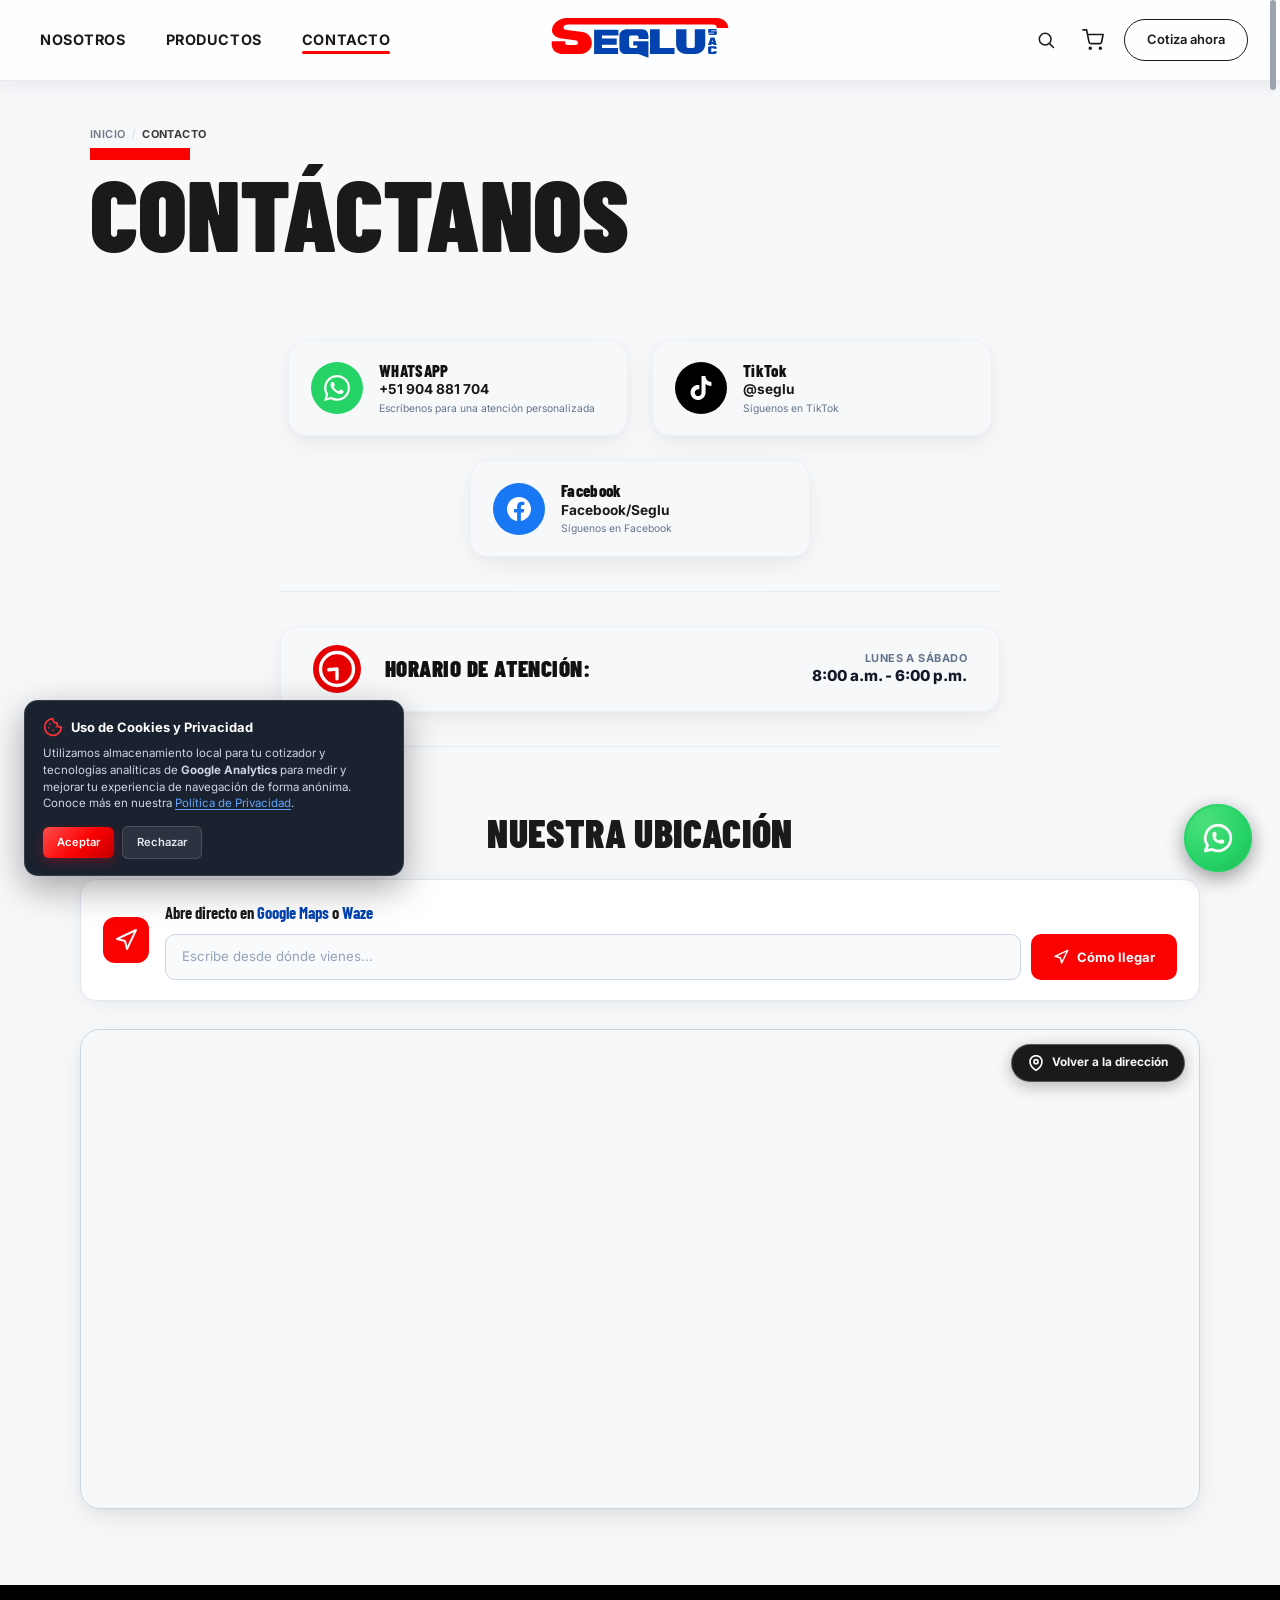
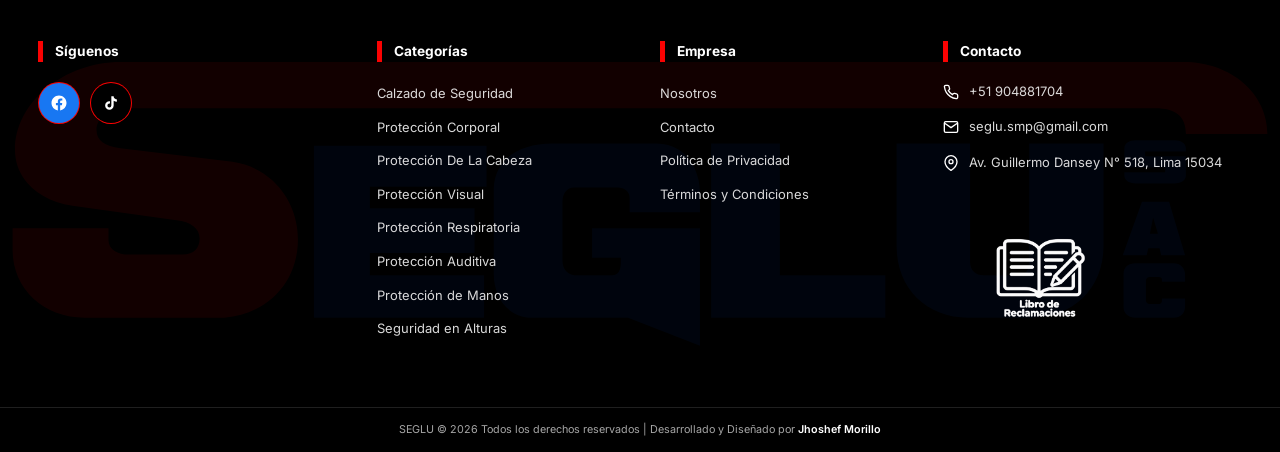
<file: contacto.html>
<!doctype html>
<html lang="es">
  <head>
    <meta charset="UTF-8" />
    <meta name="viewport" content="width=device-width, initial-scale=1.0" />
    <title>Contacto | SEGLU</title>
    <meta
      name="description"
      content="Solicita tu cotización de seguridad industrial y EPPs al instante por WhatsApp o visita nuestra sede en Lima. Envíos directos a empresas y proyectos en todo el Perú."
    />
    <link rel="canonical" href="https://seglu.com/contacto.html" />

    <!-- Open Graph / Redes Sociales -->
    <meta property="og:type" content="website" />
    <meta property="og:url" content="https://seglu.com/contacto.html" />
    <meta property="og:title" content="Contacto | SEGLU" />
    <meta
      property="og:description"
      content="Solicita tu cotización de seguridad industrial y EPPs al instante por WhatsApp o visita nuestra sede en Lima. Envíos directos a empresas y proyectos en todo el Perú."
    />
    <meta property="og:image" content="https://seglu.com/assets/img/og/og-image.jpg" />
    <meta property="og:locale" content="es_PE" />
    <meta property="og:site_name" content="SEGLU SAC" />

    <!-- Twitter Cards -->
    <meta name="twitter:card" content="summary_large_image" />
    <meta name="twitter:title" content="Contacto | SEGLU" />
    <meta
      name="twitter:description"
      content="Solicita tu cotización de seguridad industrial y EPPs al instante por WhatsApp o visita nuestra sede en Lima. Envíos directos a empresas y proyectos en todo el Perú."
    />
    <meta name="twitter:image" content="https://seglu.com/assets/img/og/og-image.jpg" />

    <!-- Datos Estructurados Schema.org (JSON-LD) -->
    <script type="application/ld+json">
    {
      "@context": "https://schema.org",
      "@type": "ContactPage",
      "name": "Contacto | SEGLU",
      "description": "Página oficial de contacto y cotizaciones de SEGLU SAC en Lima, Perú.",
      "url": "https://seglu.com/contacto.html",
      "mainEntity": {
        "@type": "LocalBusiness",
        "name": "SEGLU SAC",
        "telephone": "+51904881704",
        "taxID": "20609886073",
        "address": {
          "@type": "PostalAddress",
          "streetAddress": "Lima",
          "addressLocality": "Lima",
          "addressRegion": "Lima",
          "addressCountry": "PE"
        }
      }
    }
    </script>

    <!-- Fuentes locales (Barlow Condensed + Inter) -->
    <link rel="stylesheet" href="assets/css/fonts.css" />

    <link rel="stylesheet" href="assets/css/base.css" />
    <link rel="stylesheet" href="assets/css/componentes.css" />
    <link rel="stylesheet" href="assets/css/layout.css" />
    <link rel="stylesheet" href="assets/css/search.css" />
    <link rel="stylesheet" href="assets/css/carrito.css" />
    <link rel="stylesheet" href="assets/css/footer.css" />
    <link rel="stylesheet" href="assets/css/pages/contacto.css" />

    <style>
      html {
        scroll-behavior: smooth;
      }

      /* ===== ESTILOS Y ANIMACIONES DINÁMICAS EXTRAS ===== */
      .reveal {
        opacity: 0;
        transform: translateY(30px);
        transition:
          opacity 0.8s ease,
          transform 0.8s ease;
      }

      .reveal.is-visible {
        opacity: 1;
        transform: translateY(0);
      }

      /* Animación sutil flotante para iconos o elementos destacados */
      @keyframes floatSlow {
        0%,
        100% {
          transform: translateY(0);
        }
        50% {
          transform: translateY(-5px);
        }
      }

      .contact-card {
        transition:
          transform 0.3s ease,
          box-shadow 0.3s ease,
          border-color 0.3s ease;
      }

      .contact-card:hover {
        transform: translateY(-6px);
        box-shadow: 0 12px 30px rgba(255, 107, 0, 0.12);
        border-color: #ff6b00;
      }

      .contact-card:hover .contact-card__icon {
        animation: floatSlow 1.5s ease infinite;
      }
    </style>
  </head>
  <body>
    <!-- ===== HEADER ===== -->
    <header class="site-header">
      <div class="site-header__inner container">
        <nav class="main-nav" aria-label="Navegación principal">
          <ul class="main-nav__list">
            <li>
              <a href="nosotros.html" class="main-nav__link">NOSOTROS</a>
            </li>
            <li>
              <a href="productos.html" class="main-nav__link">Productos</a>
            </li>
            <li>
              <a href="contacto.html" class="main-nav__link is-active"
                >Contacto</a
              >
            </li>
          </ul>
        </nav>

        <a
          href="index.html"
          class="site-header__brand"
          aria-label="SEGLU — Inicio"
        >
          <svg
            class="site-header__logo"
            xmlns="http://www.w3.org/2000/svg"
            viewBox="0 0 1600 533"
            width="150"
            height="50"
            role="img"
            aria-label="SEGLU SAC"
          >
            <title>SEGLU SAC</title>
            <!-- S roja con barra superior -->
            <path
              class="logo-s"
              fill="#FF0000"
              d="M150,70 L1480,70 C1540,70 1585,110 1585,160 L1483,160 C1483,138 1470,128 1445,128 L160,128 C135,128 120,140 120,155 C120,168 130,175 150,178 L290,195 C340,202 372,245 372,292 C372,345 335,385 280,390 L105,390 C55,390 15,355 15,305 L15,278 L135,278 L135,293 C135,305 147,311 160,311 L228,311 C242,311 249,303 249,291 C249,278 238,270 220,268 L90,250 C45,243 18,215 18,180 C18,120 80,70 150,70 Z"
            />
            <g class="logo-text" fill="#0343B0">
              <!-- E -->
              <path d="M392,175 H608 V226 H462 V253 H593 V309 H462 V337 H605 V390 H392 Z"/>
              <!-- G -->
              <path d="M690,172 H820 C855,172 875,200 875,235 V258 H787 V240 C787,232 780,227 772,227 H718 C708,227 703,235 703,245 V318 C703,330 710,337 722,337 H765 C773,337 776,330 776,322 V315 H740 V278 H875 V425 L785,390 H665 C635,390 617,365 617,335 V230 C617,195 645,172 690,172 Z"/>
              <!-- L -->
              <path d="M889,172 H975 V337 H1107 V390 H889 Z"/>
              <!-- U -->
              <path d="M1121,172 H1213 V320 C1213,331 1220,337 1230,337 H1272 C1282,337 1287,331 1287,320 V172 H1380 V300 C1380,355 1340,390 1290,390 H1210 C1160,390 1121,355 1121,300 Z"/>
              <!-- S (SAC) -->
              <path d="M1420,168 H1469 C1477,168 1483,172 1483,178 V182 H1432 V188 H1483 V212 C1483,218 1477,222 1469,222 H1420 C1412,222 1406,218 1406,212 V208 H1457 V202 H1406 V178 C1406,172 1412,168 1420,168 Z"/>
              <!-- A (SAC) -->
              <path fill-rule="evenodd" d="M1428,245 H1462 L1482,312 H1452 L1450,303 H1436 L1434,312 H1404 Z M1442,265 L1448,285 H1438 Z"/>
              <!-- C (SAC) -->
              <path d="M1420,322 H1468 C1476,322 1482,328 1482,336 V345 H1453 V342 C1453,340 1451,339 1449,339 H1438 C1435,339 1433,341 1433,344 V368 C1433,371 1435,373 1438,373 H1449 C1451,373 1453,371 1453,369 V366 H1482 V376 C1482,385 1476,390 1468,390 H1420 C1411,390 1405,385 1405,377 V335 C1405,327 1411,322 1420,322 Z"/>
            </g>
          </svg>
        </a>

        <div class="site-header__actions">
          <div class="search-box">
            <button
              class="search-toggle"
              aria-label="Abrir búsqueda"
              aria-expanded="false"
            >
              <svg
                width="20"
                height="20"
                viewBox="0 0 24 24"
                fill="none"
                stroke="currentColor"
                stroke-width="1.8"
                stroke-linecap="round"
                stroke-linejoin="round"
              >
                <circle cx="11" cy="11" r="7"></circle>
                <line x1="21" y1="21" x2="16.65" y2="16.65"></line>
              </svg>
            </button>
            <form
              class="search-form"
              role="search"
              action="productos.html"
              method="get"
            >
              <input
                type="search"
                name="q"
                class="search-input"
                placeholder="Buscar productos..."
                autocomplete="off"
              />
              <button type="submit" class="search-submit" aria-label="Buscar">
                <svg
                  xmlns="http://www.w3.org/2000/svg"
                  width="24"
                  height="24"
                  viewBox="0 0 24 24"
                  fill="none"
                  stroke="currentColor"
                  stroke-width="2"
                  stroke-linecap="round"
                  stroke-linejoin="round"
                >
                  <path stroke="none" d="M0 0h24v24H0z" fill="none"></path>
                  <path d="M3 10a7 7 0 1 0 14 0a7 7 0 1 0 -14 0"></path>
                  <path d="M21 21l-6 -6"></path>
                </svg>
              </button>
            </form>
          </div>

          <button
            type="button"
            class="cart-btn"
            data-cart-open
            aria-label="Ver carrito"
          >
            <svg
              width="22"
              height="22"
              viewBox="0 0 24 24"
              fill="none"
              stroke="currentColor"
              stroke-width="1.8"
              stroke-linecap="round"
              stroke-linejoin="round"
            >
              <circle cx="9" cy="21" r="1"></circle>
              <circle cx="20" cy="21" r="1"></circle>
              <path
                d="M1 1h4l2.68 13.39a2 2 0 0 0 2 1.61h9.72a2 2 0 0 0 2-1.61L23 6H6"
              ></path>
            </svg>
            <span class="cart-btn__badge" data-cart-badge hidden>0</span>
          </button>

          <a
            href="https://wa.me/51904881704?text=Hola%2C%20SEGLU.%20Vengo%20de%20tu%20p%C3%A1gina%20web%20y%20me%20gustar%C3%ADa%20solicitar%20una%20cotizaci%C3%B3n.%20%C2%A1Muchas%20gracias%21"
            target="_blank"
            rel="noopener"
            class="header-cta"
          >
            Cotiza ahora
          </a>

          <button
            class="hamburger"
            aria-label="Abrir menú"
            aria-expanded="false"
          >
            <svg
              class="hamburger__icon"
              viewBox="0 0 24 24"
              fill="none"
              aria-hidden="true"
            >
              <line x1="3" y1="6" x2="21" y2="6"></line>
              <line x1="5" y1="12" x2="19" y2="12"></line>
              <line x1="3" y1="18" x2="21" y2="18"></line>
            </svg>
          </button>
        </div>
      </div>
    </header>

    <main>
      <!-- ===== HERO (texto) ===== -->
      <section class="page-banner reveal">
        <div class="container">
          <nav class="page-breadcrumb" aria-label="Ruta de navegación">
            <a href="index.html" class="page-breadcrumb__link">INICIO</a>
            <span class="page-breadcrumb__sep">/</span>
            <a
              href="contacto.html"
              class="page-breadcrumb__current"
              aria-current="page"
              >CONTACTO</a
            >
          </nav>
          <span class="page-banner__bar"></span>
          <h1 class="page-banner__title">Contáctanos</h1>
        </div>
      </section>

      <!-- ===== TARJETAS DE CONTACTO RÁPIDO, HORARIO Y MAPA ===== -->
      <section class="contact-cards reveal">
        <div class="container">
          <!-- 3 Redes / Contacto: 2 arriba y 1 centrada abajo -->
          <div class="contact-cards__grid">
            <a
              href="https://wa.me/51904881704?text=Hola%2C%20SEGLU.%20Vengo%20de%20tu%20p%C3%A1gina%20web%20y%20me%20gustar%C3%ADa%20solicitar%20una%20cotizaci%C3%B3n.%20%C2%A1Muchas%20gracias%21"
              target="_blank"
              rel="noopener"
              class="contact-card"
            >
              <span class="contact-card__icon contact-card__icon--wa">
                <svg
                  width="26"
                  height="26"
                  viewBox="0 0 24 24"
                  fill="currentColor"
                >
                  <path
                    d="M17.472 14.382c-.297-.149-1.758-.867-2.03-.967-.273-.099-.471-.148-.67.15-.197.297-.767.966-.94 1.164-.173.199-.347.223-.644.075-.297-.15-1.255-.463-2.39-1.475-.883-.788-1.48-1.761-1.653-2.059-.173-.297-.018-.458.13-.606.134-.133.298-.347.446-.52.149-.174.198-.298.298-.497.099-.198.05-.371-.025-.52-.075-.149-.669-1.612-.916-2.207-.242-.579-.487-.5-.669-.51-.173-.008-.371-.01-.57-.01-.198 0-.52.074-.792.372-.272.297-1.04 1.016-1.04 2.479 0 1.462 1.065 2.875 1.213 3.074.149.198 2.096 3.2 5.077 4.487.709.306 1.262.489 1.694.625.712.227 1.36.195 1.871.118.571-.085 1.758-.719 2.006-1.413.248-.694.248-1.289.173-1.413-.074-.124-.272-.198-.57-.347m-5.421 7.403h-.004a9.87 9.87 0 0 1-5.031-1.378l-.361-.214-3.741.982.998-3.648-.235-.374a9.86 9.86 0 0 1-1.51-5.26c.001-5.45 4.436-9.884 9.888-9.884 2.64 0 5.122 1.03 6.988 2.898a9.825 9.825 0 0 1 2.893 6.994c-.003 5.45-4.437 9.884-9.885 9.884m8.413-18.297A11.815 11.815 0 0 0 12.05 0C5.495 0 .16 5.335.157 11.892c0 2.096.547 4.142 1.588 5.945L.057 24l6.305-1.654a11.882 11.882 0 0 0 5.683 1.448h.005c6.554 0 11.89-5.335 11.893-11.893a11.821 11.821 0 0 0-3.48-8.413Z"
                  />
                </svg>
              </span>
              <div class="contact-card__info">
                <span class="contact-card__label">WHATSAPP</span>
                <span class="contact-card__value">+51 904 881 704</span>
                <span class="contact-card__sub">Escríbenos para una atención personalizada</span>
              </div>
            </a>

            <a
              href="https://www.tiktok.com/@seglu.sac"
              target="_blank"
              rel="noopener"
              class="contact-card"
            >
              <span class="contact-card__icon contact-card__icon--tiktok">
                <svg
                  width="24"
                  height="24"
                  viewBox="0 0 24 24"
                  fill="currentColor"
                >
                  <path
                    d="M12.525.02c1.31-.02 2.61-.01 3.91-.02.08 1.53.63 3.09 1.75 4.17 1.12 1.11 2.7 1.62 4.24 1.79v4.03c-1.44-.05-2.89-.35-4.2-.97-.57-.26-1.1-.59-1.62-.93-.01 2.92.01 5.84-.02 8.75-.08 1.4-.54 2.79-1.35 3.94-1.31 1.92-3.58 3.17-5.91 3.21-1.43.08-2.86-.31-4.08-1.03-2.02-1.19-3.44-3.37-3.65-5.71-.02-.5-.03-1-.01-1.49.18-1.9 1.12-3.72 2.58-4.96 1.66-1.44 3.98-2.13 6.15-1.72.02 1.48-.04 2.96-.04 4.44-.99-.32-2.15-.23-3.02.37-.63.41-1.11 1.04-1.36 1.75-.21.51-.15 1.07-.14 1.61.24 1.64 1.82 3.02 3.5 2.87 1.12-.01 2.19-.66 2.77-1.61.19-.33.4-.67.41-1.06.1-1.79.06-3.57.07-5.36.01-4.03-.01-8.05.02-12.07z"
                  />
                </svg>
              </span>
              <div class="contact-card__info">
                <span class="contact-card__label">TikTok</span>
                <span class="contact-card__value">@seglu</span>
                <span class="contact-card__sub">Síguenos en TikTok</span>
              </div>
            </a>

            <a
              href="https://www.facebook.com/seglusac/"
              target="_blank"
              rel="noopener"
              class="contact-card contact-card--featured"
            >
              <span class="contact-card__icon contact-card__icon--facebook">
                <svg
                  width="24"
                  height="24"
                  viewBox="0 0 24 24"
                  fill="currentColor"
                >
                  <path
                    d="M24 12.073C24 5.405 18.627 0 12 0S0 5.405 0 12.073C0 18.1 4.388 23.094 10.125 24v-8.437H7.078v-3.49h3.047v-2.66c0-3.025 1.792-4.697 4.533-4.697 1.312 0 2.686.235 2.686.235v2.97H15.83c-1.491 0-1.956.93-1.956 1.886v2.266h3.328l-.532 3.49h-2.796V24C19.612 23.094 24 18.1 24 12.073z"
                  />
                </svg>
              </span>
              <div class="contact-card__info">
                <span class="contact-card__label">Facebook</span>
                <span class="contact-card__value">Facebook/Seglu</span>
                <span class="contact-card__sub">Síguenos en Facebook</span>
              </div>
            </a>
          </div>

          <!-- Línea divisoria sutil -->
          <hr class="contact-divider" />

          <!-- Horario de atención centrado -->
          <div class="contact-schedule">
            <div class="contact-schedule__icon-wrap" aria-hidden="true">
              <svg
                class="contact-schedule__icon"
                viewBox="0 0 64 64"
                fill="none"
                xmlns="http://www.w3.org/2000/svg"
              >
                <circle cx="32" cy="32" r="32" fill="#E60000" />
                <circle
                  cx="32"
                  cy="32"
                  r="22"
                  stroke="#FFFFFF"
                  stroke-width="4.5"
                />
                <path
                  d="M21 33L32 32V45"
                  stroke="#FFFFFF"
                  stroke-width="4.5"
                  stroke-linecap="round"
                  stroke-linejoin="round"
                />
              </svg>
            </div>
            <div class="contact-schedule__title-wrap">
              <h3 class="contact-schedule__title">HORARIO DE ATENCIÓN:</h3>
            </div>
            <div class="contact-schedule__hours-wrap">
              <span class="contact-schedule__days">LUNES A SÁBADO</span>
              <span class="contact-schedule__time">8:00 a.m. - 6:00 p.m.</span>
            </div>
          </div>

          <!-- Línea divisoria sutil -->
          <hr class="contact-divider" />
        </div>
      </section>

      <!-- ===== MAPA (GOOGLE MAPS) ===== -->
      <section class="contact-map reveal">
        <div class="container">
          <div class="contact-map__head">
            <h2 class="section-title">NUESTRA UBICACIÓN</h2>
          </div>

          <!-- Buscador de ruta ARRIBA del mapa: escribes desde dónde vienes y
               abrimos Google Maps con la ruta ya lista hacia SEGLU. No
               necesita API key. -->
          <form class="contact-route" id="contact-route-form">
            <div class="contact-route__icon" aria-hidden="true">
              <svg
                width="24"
                height="24"
                viewBox="0 0 24 24"
                fill="none"
                stroke="currentColor"
                stroke-width="2"
                stroke-linecap="round"
                stroke-linejoin="round"
              >
                <polygon points="3 11 22 2 13 21 11 13 3 11" />
              </svg>
            </div>
            <div class="contact-route__body">
              <p class="contact-route__title">
                Abre directo en
                <a
                  href="https://www.google.com/maps/dir/?api=1&amp;destination=-12.04466,-77.04634"
                  target="_blank"
                  rel="noopener"
                  >Google Maps</a
                >
                o
                <a
                  href="https://waze.com/ul?ll=-12.04466,-77.04634&amp;navigate=yes"
                  target="_blank"
                  rel="noopener"
                  >Waze</a
                >
              </p>
              <div class="contact-route__controls">
                <input
                  id="contact-route-origin"
                  type="text"
                  class="contact-route__input"
                  placeholder="Escribe desde dónde vienes..."
                  autocomplete="off"
                  aria-label="Dirección de origen"
                />
                <button type="submit" class="contact-route__btn">
                  <svg
                    width="16"
                    height="16"
                    viewBox="0 0 24 24"
                    fill="none"
                    stroke="currentColor"
                    stroke-width="2.2"
                    stroke-linecap="round"
                    stroke-linejoin="round"
                  >
                    <polygon points="3 11 22 2 13 21 11 13 3 11" />
                  </svg>
                  Cómo llegar
                </button>
              </div>
            </div>
          </form>

          <!-- Mapa de Google embebido (iframe). El botón "Volver a la
               dirección" recarga el iframe para reencuadrar la ubicación. -->
          <div class="contact-map__frame">
            <iframe
              class="contact-map__iframe"
              src="https://maps.google.com/maps?q=-12.04466,-77.04634&amp;z=17&amp;output=embed"
              title="Ubicación de SEGLU en Google Maps"
              loading="lazy"
              referrerpolicy="no-referrer-when-downgrade"
              allowfullscreen
            ></iframe>

            <button
              type="button"
              class="contact-map__ctrl contact-map__ctrl--back"
              data-map-reset
              aria-label="Volver a la dirección de SEGLU"
            >
              <svg
                width="16"
                height="16"
                viewBox="0 0 24 24"
                fill="none"
                stroke="currentColor"
                stroke-width="2.5"
                stroke-linecap="round"
                stroke-linejoin="round"
              >
                <path d="M21 10c0 7-9 13-9 13s-9-6-9-13a9 9 0 0 1 18 0z" />
                <circle cx="12" cy="10" r="3" />
              </svg>
              Volver a la dirección
            </button>
          </div>
        </div>
      </section>
    </main>

    <!-- ===== FOOTER ===== -->
    <div data-footer></div>
    <!-- WhatsApp flotante -->
    <a
      href="https://wa.me/51904881704?text=Hola%2C%20SEGLU.%20Vengo%20de%20tu%20p%C3%A1gina%20web%20y%20me%20gustar%C3%ADa%20solicitar%20una%20cotizaci%C3%B3n.%20%C2%A1Muchas%20gracias%21"
      target="_blank"
      rel="noopener"
      class="whatsapp-float"
      aria-label="Escríbenos por WhatsApp"
    >
      <svg
        xmlns="http://www.w3.org/2000/svg"
        width="24"
        height="24"
        viewBox="0 0 24 24"
        fill="none"
        stroke="currentColor"
        stroke-width="2"
        stroke-linecap="round"
        stroke-linejoin="round"
        class="icon icon-tabler icons-tabler-outline icon-tabler-brand-whatsapp"
      >
        <path stroke="none" d="M0 0h24v24H0z" fill="none"></path>
        <path d="M3 21l1.65 -3.8a9 9 0 1 1 3.4 2.9l-5.05 .9"></path>
        <path
          d="M9 10a.5 .5 0 0 0 1 0v-1a.5 .5 0 0 0 -1 0v1a5 5 0 0 0 5 5h1a.5 .5 0 0 0 0 -1h-1a.5 .5 0 0 0 0 1"
        ></path>
      </svg>
      <span class="whatsapp-float__tip">¿Necesitas ayuda? Conversemos</span>
    </a>

    <!-- Carrito lateral -->
    <div class="cart-drawer" data-cart-drawer aria-hidden="true">
      <div class="cart-drawer__overlay" data-cart-backdrop></div>
      <aside class="cart-drawer__panel">
        <header class="cart-drawer__head">
          <h2 class="cart-drawer__title">
            Mi Pedido <span data-cart-count>0</span>
          </h2>
          <button
            type="button"
            class="cart-drawer__close"
            data-cart-close
            aria-label="Cerrar carrito"
          >
            ×
          </button>
        </header>
        <div class="cart-drawer__body" data-cart-body></div>
        <footer class="cart-drawer__foot">
          <a
            href="carrito.html"
            class="cart-drawer__view-cart"
            data-cart-page
            aria-label="Ver carrito"
          >
            <svg
              width="20"
              height="20"
              viewBox="0 0 24 24"
              fill="none"
              stroke="currentColor"
              stroke-width="2"
              stroke-linecap="round"
              stroke-linejoin="round"
            >
              <circle cx="9" cy="21" r="1"></circle>
              <circle cx="20" cy="21" r="1"></circle>
              <path
                d="M1 1h4l2.68 13.39a2 2 0 0 0 2 1.61h9.72a2 2 0 0 0 2-1.61L23 6H6"
              ></path>
            </svg>
            Ver carrito
          </a>
          <a
            class="cart-drawer__wa is-disabled"
            data-cart-wa
            target="_blank"
            rel="noopener"
            aria-label="Enviar pedido por WhatsApp"
          >
            <svg width="20" height="20" viewBox="0 0 24 24" fill="currentColor">
              <path
                d="M17.472 14.382c-.297-.149-1.758-.867-2.03-.967-.273-.099-.471-.148-.67.15-.197.297-.767.966-.94 1.164-.173.199-.347.223-.644.075-.297-.15-1.255-.463-2.39-1.475-.883-.788-1.48-1.761-1.653-2.059-.173-.297-.018-.458.13-.606.134-.133.298-.347.446-.52.149-.174.198-.298.298-.497.099-.198.05-.371-.025-.52-.075-.149-.669-1.612-.916-2.207-.242-.579-.487-.5-.669-.51-.173-.008-.371-.01-.57-.01-.198 0-.52.074-.792.372-.272.297-1.04 1.016-1.04 2.479 0 1.462 1.065 2.875 1.213 3.074.149.198 2.096 3.2 5.077 4.487.709.306 1.262.489 1.694.625.712.227 1.36.195 1.871.118.571-.085 1.758-.719 2.006-1.413.248-.694.248-1.289.173-1.413-.074-.124-.272-.198-.57-.347m-5.421 7.403h-.004a9.87 9.87 0 0 1-5.031-1.378l-.361-.214-3.741.982.998-3.648-.235-.374a9.86 9.86 0 0 1-1.51-5.26c.001-5.45 4.436-9.884 9.888-9.884 2.64 0 5.122 1.03 6.988 2.898a9.825 9.825 0 0 1 2.893 6.994c-.003 5.45-4.437 9.884-9.885 9.884m8.413-18.297A11.815 11.815 0 0 0 12.05 0C5.495 0 .16 5.335.157 11.892c0 2.096.547 4.142 1.588 5.945L.057 24l6.305-1.654a11.882 11.882 0 0 0 5.683 1.448h.005c6.554 0 11.89-5.335 11.893-11.893a11.821 11.821 0 0 0-3.48-8.413Z"
              />
            </svg>
            Cotizar por WhatsApp
          </a>
        </footer>
      </aside>
    </div>

    <script src="assets/js/config.js"></script>
    <script src="assets/js/catalog.js"></script>
    <script src="assets/js/main.js"></script>
    <script src="assets/js/search.js"></script>
    <script src="assets/js/carrito.js"></script>
    <script src="assets/js/footer.js"></script>
    <!-- Buscador de ruta + botón "Volver a la dirección" del mapa -->
    <script>
      document.addEventListener("DOMContentLoaded", function () {
        // ---- Buscador de ruta: abre Google Maps con la ruta a SEGLU ----
        const formRuta = document.getElementById("contact-route-form");
        const origenInput = document.getElementById("contact-route-origin");
        const DESTINO = "-12.04466,-77.04634";
        if (formRuta) {
          formRuta.addEventListener("submit", function (e) {
            e.preventDefault();
            const origen = (origenInput && origenInput.value.trim()) || "";
            let url =
              "https://www.google.com/maps/dir/?api=1&destination=" + DESTINO;
            if (origen) url += "&origin=" + encodeURIComponent(origen);
            window.open(url, "_blank", "noopener");
          });
        }

        // ---- "Volver a la dirección": recarga el iframe del mapa ----
        const botonVolver = document.querySelector("[data-map-reset]");
        const mapaIframe = document.querySelector(".contact-map__iframe");
        if (botonVolver && mapaIframe) {
          botonVolver.addEventListener("click", function () {
            mapaIframe.src = mapaIframe.src;
          });
        }
      });
    </script>

    <!-- Script ligero para activar las animaciones dinámicas al hacer scroll -->
    <script>
      document.addEventListener("DOMContentLoaded", function () {
        let lastScrollY = window.scrollY;
        window.addEventListener(
          "scroll",
          function () {
            lastScrollY = window.scrollY;
          },
          { passive: true },
        );

        const observerOptions = {
          threshold: 0.1,
        };

        // Anima cuando BAJAS o en la carga inicial. Al subir se muestran
        // sin animación (sin transición) para que no se vean movimientos raros.
        const observer = new IntersectionObserver((entries) => {
          const down = window.scrollY + 1 > lastScrollY;
          entries.forEach((entry) => {
            if (entry.isIntersecting) {
              if (down) {
                // Bajando: animar normalmente
                entry.target.classList.remove("no-transition");
                entry.target.classList.add("is-visible");
              } else {
                // Subiendo: mostrar de golpe, sin transición
                entry.target.classList.add("is-visible", "no-transition");
              }
            }
          });
        }, observerOptions);

        document.querySelectorAll(".reveal").forEach((section) => {
          observer.observe(section);
        });
      });
    </script>
  </body>
</html>
</file>
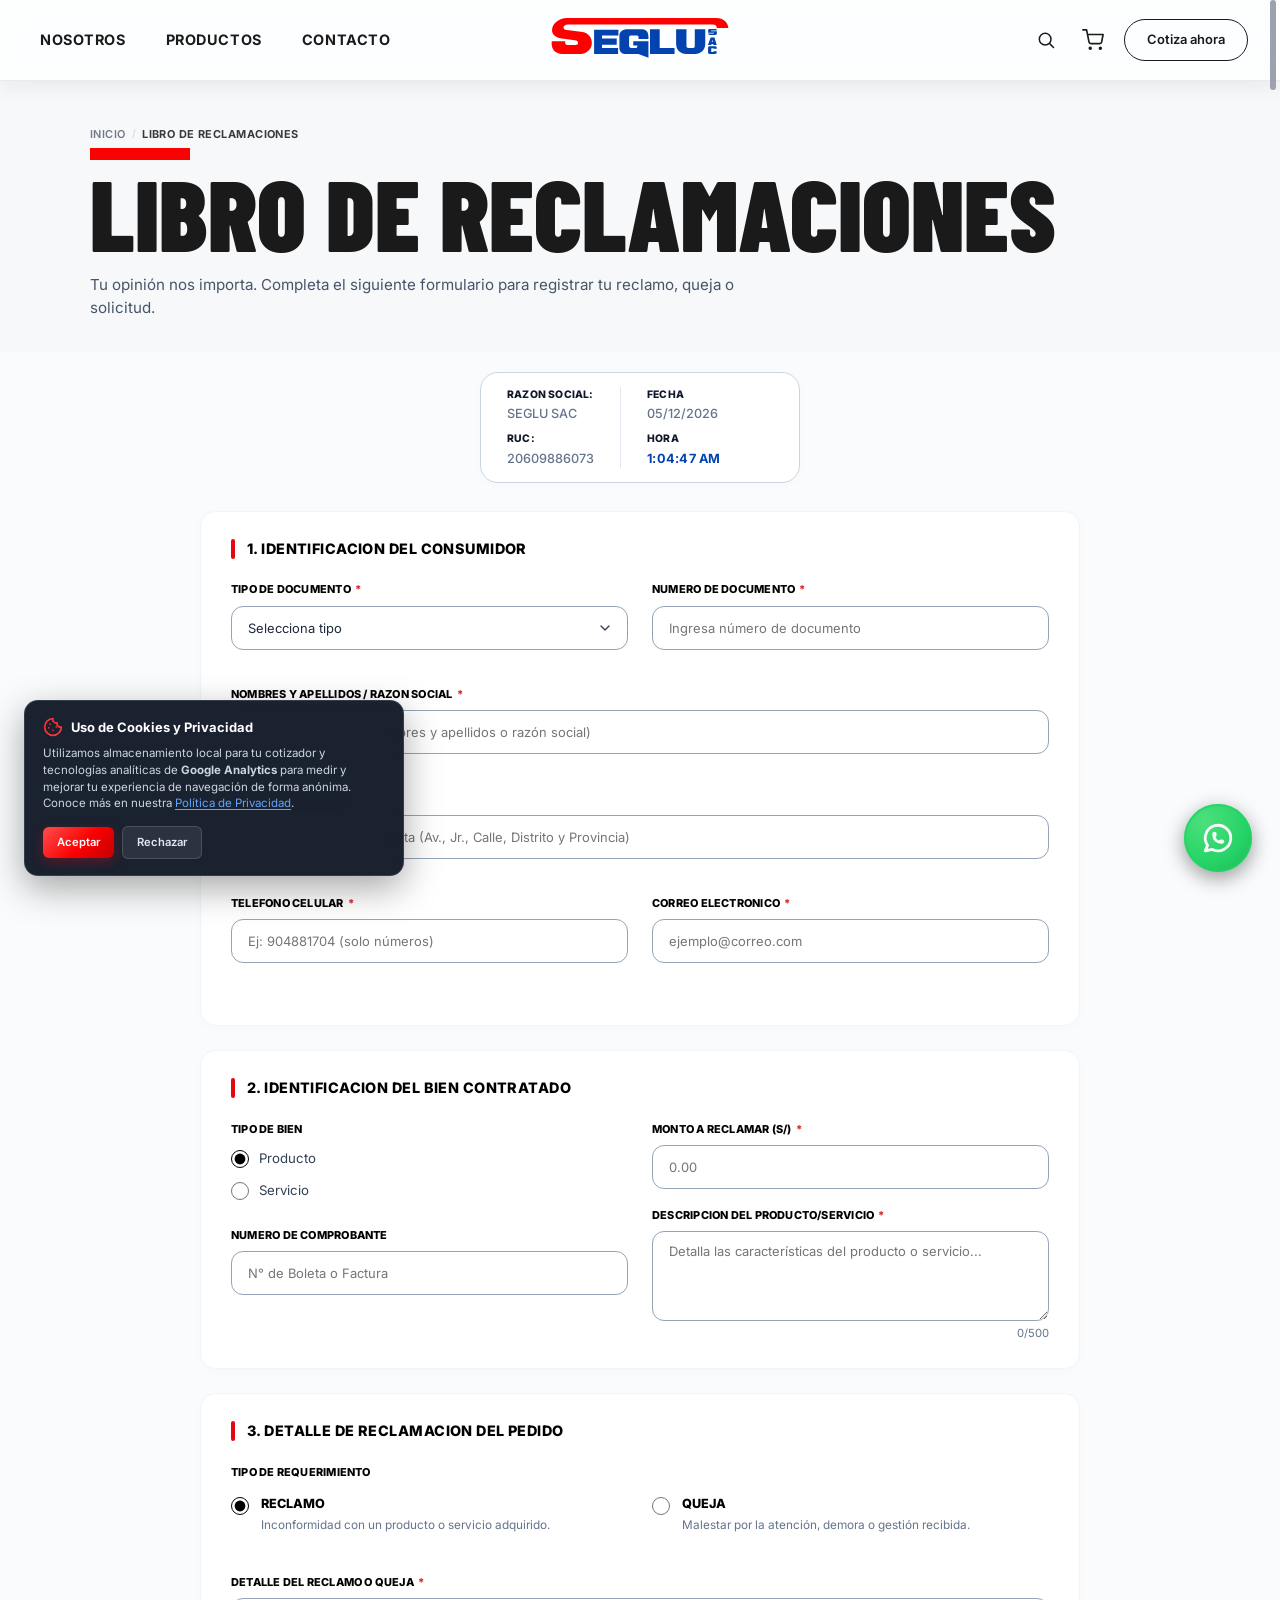
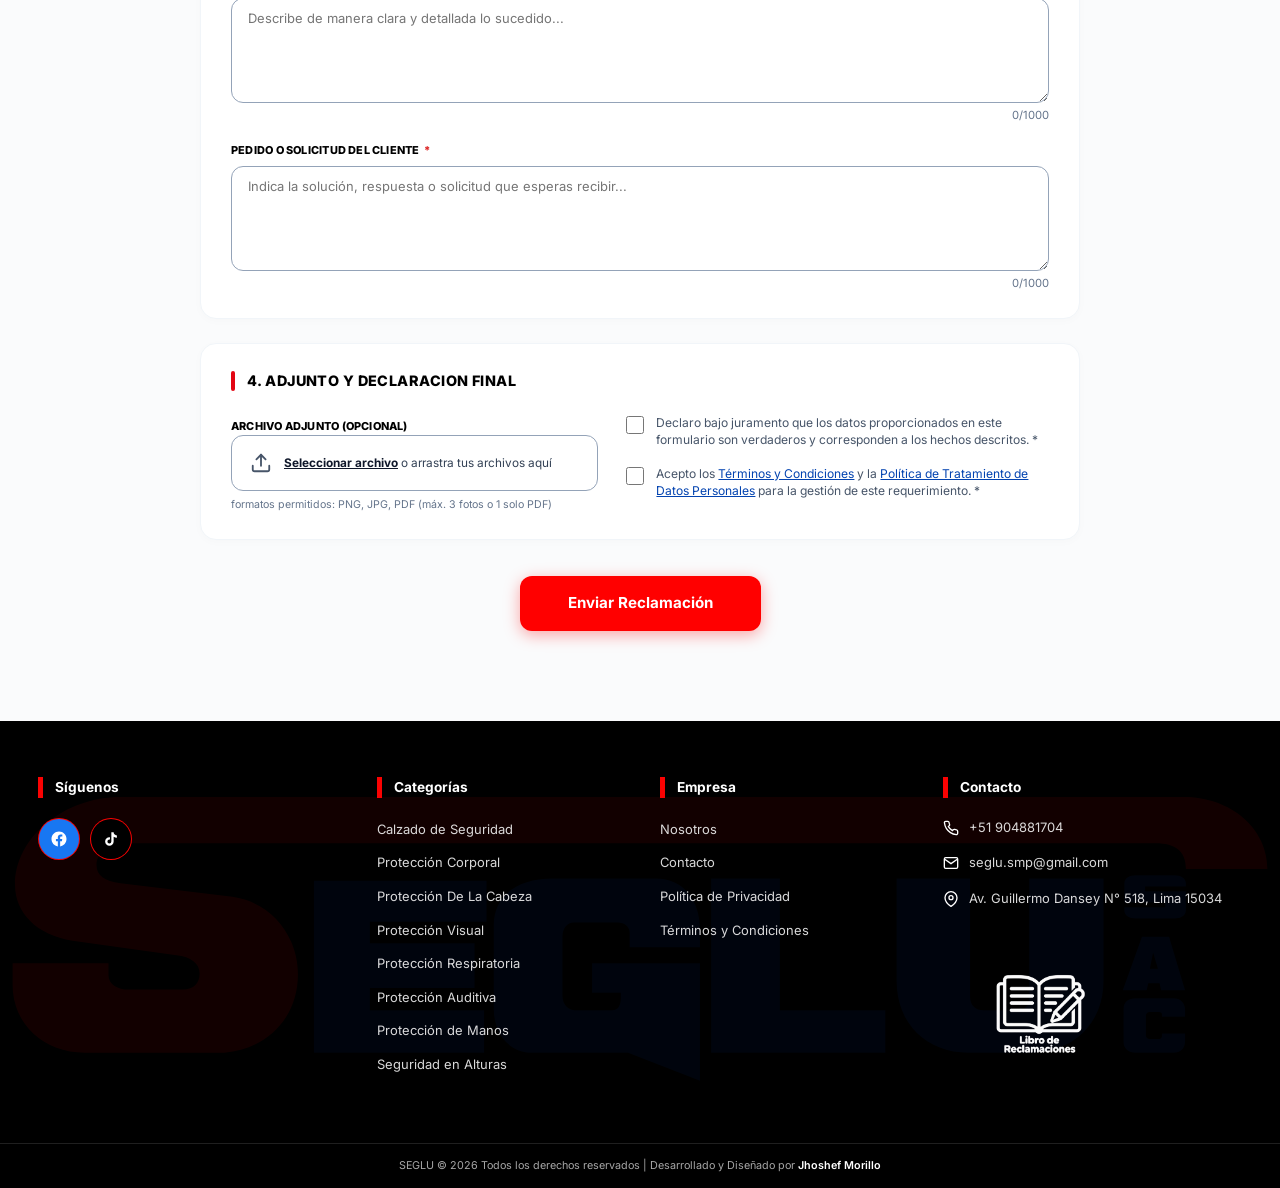
<file: libro-reclamaciones.html>
<!doctype html>
<html lang="es">
  <head>
    <meta charset="UTF-8" />
    <meta name="viewport" content="width=device-width, initial-scale=1.0" />
    <title>Libro de Reclamaciones - SEGLU</title>
    <meta
      name="description"
      content="Libro de Reclamaciones virtual de SEGLU. Ingresa tu reclamo o queja de forma rápida y segura."
    />
    <link rel="canonical" href="https://seglu.com/libro-reclamaciones.html" />

    <!-- Favicon -->
    <link
      rel="icon"
      type="image/png"
      sizes="96x96"
      href="assets/img/favicon/favicon-96x96.png"
    />
    <link
      rel="icon"
      type="image/svg+xml"
      href="assets/img/favicon/favicon.svg"
    />
    <link
      rel="apple-touch-icon"
      href="assets/img/favicon/apple-touch-icon.png"
    />

    <!-- Open Graph -->
    <meta property="og:title" content="Libro de Reclamaciones | SEGLU" />
    <meta
      property="og:description"
      content="Libro de Reclamaciones virtual de SEGLU. Ingresa tu reclamo o queja de forma rápida y segura."
    />
    <meta property="og:type" content="website" />
    <meta property="og:image" content="https://seglu.com/assets/img/og/og-image.jpg" />

    <!-- Fuentes locales (Barlow Condensed + Inter) -->
    <link rel="stylesheet" href="assets/css/fonts.css" />

    <!-- Estilos generales y específicos -->
    <link rel="stylesheet" href="assets/css/base.css" />
    <link rel="stylesheet" href="assets/css/componentes.css" />
    <link rel="stylesheet" href="assets/css/layout.css" />
    <link rel="stylesheet" href="assets/css/search.css" />
    <link rel="stylesheet" href="assets/css/carrito.css" />
    <link rel="stylesheet" href="assets/css/footer.css" />
    <link rel="stylesheet" href="assets/css/libro-reclamaciones.css" />

    <!-- Scroll suave nativo y corrección de espacio superior -->
    <style>
      html {
        scroll-behavior: smooth;
      }
    </style>
  </head>
  <body>
    <!-- ===== HEADER ===== -->
    <header class="site-header">
      <div class="site-header__inner container">
        <nav class="main-nav" aria-label="Navegación principal">
          <ul class="main-nav__list">
            <li>
              <a href="nosotros.html" class="main-nav__link">Nosotros</a>
            </li>
            <li>
              <a href="productos.html" class="main-nav__link">Productos</a>
            </li>
            <li>
              <a href="contacto.html" class="main-nav__link">Contacto</a>
            </li>
          </ul>
        </nav>

        <a href="index.html" class="site-header__brand" aria-label="SEGLU — Inicio">
          <svg
            class="site-header__logo"
            xmlns="http://www.w3.org/2000/svg"
            viewBox="0 0 1600 533"
            width="150"
            height="50"
            role="img"
            aria-label="SEGLU SAC"
          >
            <title>SEGLU SAC</title>
            <!-- S roja con barra superior -->
            <path
              class="logo-s"
              fill="#FF0000"
              d="M150,70 L1480,70 C1540,70 1585,110 1585,160 L1483,160 C1483,138 1470,128 1445,128 L160,128 C135,128 120,140 120,155 C120,168 130,175 150,178 L290,195 C340,202 372,245 372,292 C372,345 335,385 280,390 L105,390 C55,390 15,355 15,305 L15,278 L135,278 L135,293 C135,305 147,311 160,311 L228,311 C242,311 249,303 249,291 C249,278 238,270 220,268 L90,250 C45,243 18,215 18,180 C18,120 80,70 150,70 Z"
            />
            <g class="logo-text" fill="#0343B0">
              <!-- E -->
              <path d="M392,175 H608 V226 H462 V253 H593 V309 H462 V337 H605 V390 H392 Z"/>
              <!-- G -->
              <path d="M690,172 H820 C855,172 875,200 875,235 V258 H787 V240 C787,232 780,227 772,227 H718 C708,227 703,235 703,245 V318 C703,330 710,337 722,337 H765 C773,337 776,330 776,322 V315 H740 V278 H875 V425 L785,390 H665 C635,390 617,365 617,335 V230 C617,195 645,172 690,172 Z"/>
              <!-- L -->
              <path d="M889,172 H975 V337 H1107 V390 H889 Z"/>
              <!-- U -->
              <path d="M1121,172 H1213 V320 C1213,331 1220,337 1230,337 H1272 C1282,337 1287,331 1287,320 V172 H1380 V300 C1380,355 1340,390 1290,390 H1210 C1160,390 1121,355 1121,300 Z"/>
              <!-- S (SAC) -->
              <path d="M1420,168 H1469 C1477,168 1483,172 1483,178 V182 H1432 V188 H1483 V212 C1483,218 1477,222 1469,222 H1420 C1412,222 1406,218 1406,212 V208 H1457 V202 H1406 V178 C1406,172 1412,168 1420,168 Z"/>
              <!-- A (SAC) -->
              <path fill-rule="evenodd" d="M1428,245 H1462 L1482,312 H1452 L1450,303 H1436 L1434,312 H1404 Z M1442,265 L1448,285 H1438 Z"/>
              <!-- C (SAC) -->
              <path d="M1420,322 H1468 C1476,322 1482,328 1482,336 V345 H1453 V342 C1453,340 1451,339 1449,339 H1438 C1435,339 1433,341 1433,344 V368 C1433,371 1435,373 1438,373 H1449 C1451,373 1453,371 1453,369 V366 H1482 V376 C1482,385 1476,390 1468,390 H1420 C1411,390 1405,385 1405,377 V335 C1405,327 1411,322 1420,322 Z"/>
            </g>
          </svg>
        </a>

        <div class="site-header__actions">
          <div class="search-box">
            <button
              class="search-toggle"
              aria-label="Abrir búsqueda"
              aria-expanded="false"
            >
              <svg
                width="20"
                height="20"
                viewBox="0 0 24 24"
                fill="none"
                stroke="currentColor"
                stroke-width="1.8"
                stroke-linecap="round"
                stroke-linejoin="round"
              >
                <circle cx="11" cy="11" r="7"></circle>
                <line x1="21" y1="21" x2="16.65" y2="16.65"></line>
              </svg>
            </button>
            <form
              class="search-form"
              role="search"
              action="productos.html"
              method="get"
            >
              <input
                type="search"
                name="q"
                class="search-input"
                placeholder="Buscar productos..."
                autocomplete="off"
              />
              <button type="submit" class="search-submit" aria-label="Buscar">
                <svg
                  xmlns="http://www.w3.org/2000/svg"
                  width="24"
                  height="24"
                  viewBox="0 0 24 24"
                  fill="none"
                  stroke="currentColor"
                  stroke-width="2"
                  stroke-linecap="round"
                  stroke-linejoin="round"
                >
                  <path stroke="none" d="M0 0h24v24H0z" fill="none"></path>
                  <path d="M3 10a7 7 0 1 0 14 0a7 7 0 1 0 -14 0"></path>
                  <path d="M21 21l-6 -6"></path>
                </svg>
              </button>
            </form>
          </div>

          <button
            type="button"
            class="cart-btn"
            data-cart-open
            aria-label="Ver carrito"
          >
            <svg
              width="22"
              height="22"
              viewBox="0 0 24 24"
              fill="none"
              stroke="currentColor"
              stroke-width="1.8"
              stroke-linecap="round"
              stroke-linejoin="round"
            >
              <circle cx="9" cy="21" r="1"></circle>
              <circle cx="20" cy="21" r="1"></circle>
              <path
                d="M1 1h4l2.68 13.39a2 2 0 0 0 2 1.61h9.72a2 2 0 0 0 2-1.61L23 6H6"
              ></path>
            </svg>
            <span class="cart-btn__badge" data-cart-badge hidden>0</span>
          </button>

          <a
            href="https://wa.me/51904881704?text=Hola%2C%20SEGLU.%20Vengo%20de%20tu%20p%C3%A1gina%20web%20y%20me%20gustar%C3%ADa%20solicitar%20una%20cotizaci%C3%B3n.%20%C2%A1Muchas%20gracias%21"
            target="_blank"
            rel="noopener"
            class="header-cta"
          >
            Cotiza ahora
          </a>

          <button
            class="hamburger"
            aria-label="Abrir menú"
            aria-expanded="false"
          >
            <svg
              class="hamburger__icon"
              viewBox="0 0 24 24"
              fill="none"
              aria-hidden="true"
            >
              <line x1="3" y1="6" x2="21" y2="6"></line>
              <line x1="5" y1="12" x2="19" y2="12"></line>
              <line x1="3" y1="18" x2="21" y2="18"></line>
            </svg>
          </button>
        </div>
      </div>
    </header>

    <main>
      <!-- ===== BANNER ===== -->
      <section class="page-banner reveal">
        <div class="container">
          <nav class="page-breadcrumb" aria-label="Ruta de navegación">
            <a href="index.html" class="page-breadcrumb__link">INICIO</a>
            <span class="page-breadcrumb__sep">/</span>
            <a href="libro-reclamaciones.html" class="page-breadcrumb__current" aria-current="page">LIBRO DE RECLAMACIONES</a>
          </nav>
          <span class="page-banner__bar"></span>
          <h1 class="page-banner__title">Libro de Reclamaciones</h1>
          <p class="page-banner__sub">
            Tu opinión nos importa. Completa el siguiente formulario para registrar tu reclamo, queja o solicitud.
          </p>
        </div>
      </section>

      <!-- ===== CONTENIDO ===== -->
      <section class="lr-content-section">
        <div class="lr-container">
          <!-- Tarjeta posicionada arriba del formulario con Razón Social, RUC, Fecha y Hora en tiempo real -->
          <div class="lr-header__card-row">
            <div class="lr-company-card">
              <div class="lr-company-card__col">
                <span class="lr-card-label">RAZON SOCIAL:</span>
                <span class="lr-card-value">SEGLU SAC</span>
                <span class="lr-card-label">RUC:</span>
                <span class="lr-card-value">20609886073</span>
              </div>
              <div class="lr-company-card__divider"></div>
              <div class="lr-company-card__col">
                <span class="lr-card-label">FECHA</span>
                <span class="lr-card-value" id="lrFecha">--/--/----</span>
                <span class="lr-card-label">Hora</span>
                <span class="lr-card-value lr-clock-live" id="lrHora">--:--:-- --</span>
              </div>
            </div>
          </div>

        <!-- Formulario Principal -->
        <form id="reclamacionesForm" novalidate>
          <!-- SECCIÓN 1: Identificación del Consumidor -->
          <div class="lr-section">
            <div class="lr-section-title">
              <span class="lr-section-title__bar"></span>
              1. IDENTIFICACION DEL CONSUMIDOR
            </div>
            <div class="lr-grid-2">
              <div class="lr-field">
                <label class="lr-label" for="lrTipoDoc">TIPO DE DOCUMENTO <span class="req">*</span></label>
                <select id="lrTipoDoc" class="lr-select" required>
                  <option value="" disabled selected>Selecciona tipo</option>
                  <option value="DNI">DNI</option>
                  <option value="Carnet de Extranjería">Carnet de Extranjería</option>
                  <option value="Pasaporte">Pasaporte</option>
                  <option value="RUC">RUC</option>
                </select>
                <span class="lr-error-msg" id="err_lrTipoDoc"></span>
              </div>
              <div class="lr-field">
                <label class="lr-label" for="lrNumDoc">NUMERO DE DOCUMENTO <span class="req">*</span></label>
                <input type="text" id="lrNumDoc" class="lr-input" required placeholder="Ingresa número de documento" autocomplete="off">
                <span class="lr-error-msg" id="err_lrNumDoc"></span>
              </div>
              <div class="lr-field lr-col-full">
                <label class="lr-label" for="lrNombre">NOMBRES Y APELLIDOS / RAZON SOCIAL <span class="req">*</span></label>
                <input type="text" id="lrNombre" class="lr-input" required placeholder="Ingresa solo letras (nombres y apellidos o razón social)" autocomplete="name">
                <span class="lr-error-msg" id="err_lrNombre"></span>
              </div>
              <div class="lr-field lr-col-full">
                <label class="lr-label" for="lrDomicilio">DOMICILIO COMPLETO <span class="req">*</span></label>
                <input type="text" id="lrDomicilio" class="lr-input" required placeholder="Ingresa dirección completa (Av., Jr., Calle, Distrito y Provincia)" autocomplete="street-address">
                <span class="lr-error-msg" id="err_lrDomicilio"></span>
              </div>
              <div class="lr-field">
                <label class="lr-label" for="lrTelefono">TELEFONO CELULAR <span class="req">*</span></label>
                <input type="tel" id="lrTelefono" class="lr-input" required placeholder="Ej: 904881704 (solo números)" inputmode="numeric" maxlength="15" autocomplete="tel">
                <span class="lr-error-msg" id="err_lrTelefono"></span>
              </div>
              <div class="lr-field">
                <label class="lr-label" for="lrCorreo">CORREO ELECTRONICO <span class="req">*</span></label>
                <input type="email" id="lrCorreo" class="lr-input" required placeholder="ejemplo@correo.com" autocomplete="email">
                <span class="lr-error-msg" id="err_lrCorreo"></span>
              </div>
            </div>
          </div>

          <!-- SECCIÓN 2: Identificación del Bien Contratado -->
          <div class="lr-section">
            <div class="lr-section-title">
              <span class="lr-section-title__bar"></span>
              2. IDENTIFICACION DEL BIEN CONTRATADO
            </div>
            <div class="lr-grid-2 lr-grid--last">
              <div>
                <div class="lr-field">
                  <label class="lr-label">TIPO DE BIEN</label>
                  <div class="lr-radio-row">
                    <label class="lr-radio-item">
                      <input type="radio" name="tipo_bien" value="Producto" checked>
                      <span>Producto</span>
                    </label>
                    <label class="lr-radio-item">
                      <input type="radio" name="tipo_bien" value="Servicio">
                      <span>Servicio</span>
                    </label>
                  </div>
                </div>
                <div class="lr-field" style="margin-top: 26px;">
                  <label class="lr-label" for="lrComprobante">NUMERO DE COMPROBANTE</label>
                  <input type="text" id="lrComprobante" class="lr-input" placeholder="Boleta o Factura (Opcional)">
                </div>
              </div>

              <div>
                <div class="lr-field">
                  <label class="lr-label" for="lrMonto" id="labelMonto">MONTO A RECLAMAR (S/) <span class="req">*</span></label>
                  <input type="text" id="lrMonto" class="lr-input" placeholder="0.00">
                  <span class="lr-error-msg" id="err_lrMonto"></span>
                </div>
                <div class="lr-field">
                  <label class="lr-label" for="lrDescBien">DESCRIPCION DEL PRODUCTO/SERVICIO <span class="req">*</span></label>
                  <textarea id="lrDescBien" class="lr-textarea" maxlength="500" placeholder="Detalla las características del producto o servicio..." required></textarea>
                  <div class="lr-counter" id="counterDescBien">0/500</div>
                  <span class="lr-error-msg" id="err_lrDescBien"></span>
                </div>
              </div>
            </div>
          </div>

          <!-- SECCIÓN 3: Detalle de Reclamación del Pedido -->
          <div class="lr-section">
            <div class="lr-section-title">
              <span class="lr-section-title__bar"></span>
              3. DETALLE DE RECLAMACION DEL PEDIDO
            </div>
            <div class="lr-field">
              <label class="lr-label">TIPO DE REQUERIMIENTO</label>
              <div class="lr-req-grid">
                <label class="lr-req-card">
                  <input type="radio" name="tipo_requerimiento" value="Reclamo" checked>
                  <div class="lr-req-info">
                    <span class="lr-req-title">RECLAMO</span>
                    <span class="lr-req-desc">Inconformidad con un producto o servicio adquirido.</span>
                  </div>
                </label>
                <label class="lr-req-card">
                  <input type="radio" name="tipo_requerimiento" value="Queja">
                  <div class="lr-req-info">
                    <span class="lr-req-title">QUEJA</span>
                    <span class="lr-req-desc">Malestar por la atención, demora o gestión recibida.</span>
                  </div>
                </label>
              </div>
            </div>

            <div class="lr-field">
              <label class="lr-label" for="lrDetalleReclamo">DETALLE DEL RECLAMO O QUEJA <span class="req">*</span></label>
              <textarea id="lrDetalleReclamo" class="lr-textarea" maxlength="1000" style="min-height: 105px;" placeholder="Describe de manera clara y detallada lo sucedido..." required></textarea>
              <div class="lr-counter" id="counterDetalle">0/1000</div>
              <span class="lr-error-msg" id="err_lrDetalleReclamo"></span>
            </div>

            <div class="lr-field">
              <label class="lr-label" for="lrPedidoCliente">PEDIDO O SOLICITUD DEL CLIENTE <span class="req">*</span></label>
              <textarea id="lrPedidoCliente" class="lr-textarea" maxlength="1000" style="min-height: 105px;" placeholder="Indica la solución, respuesta o solicitud que esperas recibir..." required></textarea>
              <div class="lr-counter" id="counterPedido">0/1000</div>
              <span class="lr-error-msg" id="err_lrPedidoCliente"></span>
            </div>
          </div>

          <!-- SECCIÓN 4: Adjunto y Declaración Final -->
          <div class="lr-section">
            <div class="lr-section-title">
              <span class="lr-section-title__bar"></span>
              4. ADJUNTO Y DECLARACION FINAL
            </div>
            <div class="lr-decl-grid">
              <div>
                <label class="lr-label">Archivo adjunto (Opcional)</label>
                <!-- Previsualización arribita de la caja -->
                <div class="lr-previews" id="lrPreviews"></div>

                <div class="lr-upload-box" id="lrUploadBox">
                  <svg class="lr-upload-icon" viewBox="0 0 24 24" fill="none" stroke="currentColor" stroke-width="2" stroke-linecap="round" stroke-linejoin="round">
                    <path d="M21 15v4a2 2 0 0 1-2 2H5a2 2 0 0 1-2-2v-4"></path>
                    <polyline points="17 8 12 3 7 8"></polyline>
                    <line x1="12" y1="3" x2="12" y2="15"></line>
                  </svg>
                  <span class="lr-upload-text" id="lrFileText">
                    <strong>Seleccionar archivo</strong> o arrastra tus archivos aquí
                  </span>
                  <input type="file" id="lrArchivo" accept=".png,.jpg,.jpeg,.pdf" multiple>
                </div>
                <div class="lr-upload-helper">formatos permitidos: PNG, JPG, PDF (máx. 3 fotos o 1 solo PDF)</div>
                <span class="lr-error-msg" id="err_lrArchivo"></span>
              </div>

              <div class="lr-checkboxes">
                <label class="lr-check-label" for="lrCheck1">
                  <input type="checkbox" id="lrCheck1" required>
                  <span>Declaro bajo juramento que los datos proporcionados en este formulario son verdaderos y corresponden a los hechos descritos. <span class="req">*</span></span>
                </label>
                <span class="lr-error-msg" id="err_lrCheck1"></span>

                <label class="lr-check-label" for="lrCheck2">
                  <input type="checkbox" id="lrCheck2" required>
                  <span>Acepto los <a href="terminos-condiciones.html" target="_blank" style="color: #0343b0; text-decoration: underline;">Términos y Condiciones</a> y la <a href="politica-privacidad.html" target="_blank" style="color: #0343b0; text-decoration: underline;">Política de Tratamiento de Datos Personales</a> para la gestión de este requerimiento. <span class="req">*</span></span>
                </label>
                <span class="lr-error-msg" id="err_lrCheck2"></span>
              </div>
            </div>
          </div>

          <!-- Botón de Envío -->
          <div class="lr-actions">
            <button type="button" class="lr-submit-btn" id="lrSubmitBtn">Enviar Reclamación</button>
          </div>
        </form>
      </div>
    </section>
  </main>

    <!-- ===== FOOTER ===== -->
<div data-footer></div>
    <!-- WhatsApp flotante -->
    <a
      href="https://wa.me/51904881704?text=Hola%2C%20SEGLU.%20Vengo%20de%20tu%20p%C3%A1gina%20web%20y%20me%20gustar%C3%ADa%20solicitar%20una%20cotizaci%C3%B3n.%20%C2%A1Muchas%20gracias%21"
      target="_blank"
      rel="noopener"
      class="whatsapp-float"
      aria-label="Escríbenos por WhatsApp"
    >
      <svg
        xmlns="http://www.w3.org/2000/svg"
        width="24"
        height="24"
        viewBox="0 0 24 24"
        fill="none"
        stroke="currentColor"
        stroke-width="2"
        stroke-linecap="round"
        stroke-linejoin="round"
      >
        <path stroke="none" d="M0 0h24v24H0z" fill="none"></path>
        <path d="M3 21l1.65 -3.8a9 9 0 1 1 3.4 2.9l-5.05 .9"></path>
        <path
          d="M9 10a.5 .5 0 0 0 1 0v-1a.5 .5 0 0 0 -1 0v1a5 5 0 0 0 5 5h1a.5 .5 0 0 0 0 -1h-1a.5 .5 0 0 0 0 1"
        ></path>
      </svg>
      <span class="whatsapp-float__tip">¿Necesitas ayuda? Conversemos</span>
    </a>

    <!-- Carrito lateral -->
    <div class="cart-drawer" data-cart-drawer aria-hidden="true">
      <div class="cart-drawer__overlay" data-cart-backdrop></div>
      <aside class="cart-drawer__panel">
        <header class="cart-drawer__head">
          <h2 class="cart-drawer__title">
            Mi Pedido <span data-cart-count>0</span>
          </h2>
          <button
            type="button"
            class="cart-drawer__close"
            data-cart-close
            aria-label="Cerrar carrito"
          >×</button>
        </header>
        <div class="cart-drawer__body" data-cart-body></div>
        <footer class="cart-drawer__foot">
          <a
            href="carrito.html"
            class="cart-drawer__view-cart"
            data-cart-page
            aria-label="Ver carrito"
          >
            <svg width="20" height="20" viewBox="0 0 24 24" fill="none" stroke="currentColor" stroke-width="2" stroke-linecap="round" stroke-linejoin="round">
              <circle cx="9" cy="21" r="1"></circle>
              <circle cx="20" cy="21" r="1"></circle>
              <path d="M1 1h4l2.68 13.39a2 2 0 0 0 2 1.61h9.72a2 2 0 0 0 2-1.61L23 6H6"></path>
            </svg>
            Ver carrito
          </a>

          <a
            class="cart-drawer__wa is-disabled"
            data-cart-wa
            target="_blank"
            rel="noopener"
            aria-label="Enviar pedido por WhatsApp"
          >
            <svg width="20" height="20" viewBox="0 0 24 24" fill="currentColor">
              <path
                d="M17.472 14.382c-.297-.149-1.758-.867-2.03-.967-.273-.099-.471-.148-.67.15-.197.297-.767.966-.94 1.164-.173.199-.347.223-.644.075-.297-.15-1.255-.463-2.39-1.475-.883-.788-1.48-1.761-1.653-2.059-.173-.297-.018-.458.13-.606.134-.133.298-.347.446-.52.149-.174.198-.298.298-.497.099-.198.05-.371-.025-.52-.075-.149-.669-1.612-.916-2.207-.242-.579-.487-.5-.669-.51-.173-.008-.371-.01-.57-.01-.198 0-.52.074-.792.372-.272.297-1.04 1.016-1.04 2.479 0 1.462 1.065 2.875 1.213 3.074.149.198 2.096 3.2 5.077 4.487.709.306 1.262.489 1.694.625.712.227 1.36.195 1.871.118.571-.085 1.758-.719 2.006-1.413.248-.694.248-1.289.173-1.413-.074-.124-.272-.198-.57-.347m-5.421 7.403h-.004a9.87 9.87 0 0 1-5.031-1.378l-.361-.214-3.741.982.998-3.648-.235-.374a9.86 9.86 0 0 1-1.51-5.26c.001-5.45 4.436-9.884 9.888-9.884 2.64 0 5.122 1.03 6.988 2.898a9.825 9.825 0 0 1 2.893 6.994c-.003 5.45-4.437 9.884-9.885 9.884m8.413-18.297A11.815 11.815 0 0 0 12.05 0C5.495 0 .16 5.335.157 11.892c0 2.096.547 4.142 1.588 5.945L.057 24l6.305-1.654a11.882 11.882 0 0 0 5.683 1.448h.005c6.554 0 11.89-5.335 11.893-11.893a11.821 11.821 0 0 0-3.48-8.413Z"
              />
            </svg>
            Cotizar por WhatsApp
          </a>
        </footer>
      </aside>
    </div>

    <script src="assets/js/config.js"></script>
    <script src="assets/js/catalog.js"></script>
    <script src="assets/js/main.js"></script>
    <script src="assets/js/search.js"></script>
    <script src="assets/js/carrito.js"></script>
    <script src="assets/js/libro-reclamaciones.js"></script>
    <script src="assets/js/footer.js"></script>
  </body>
</html>
</file>
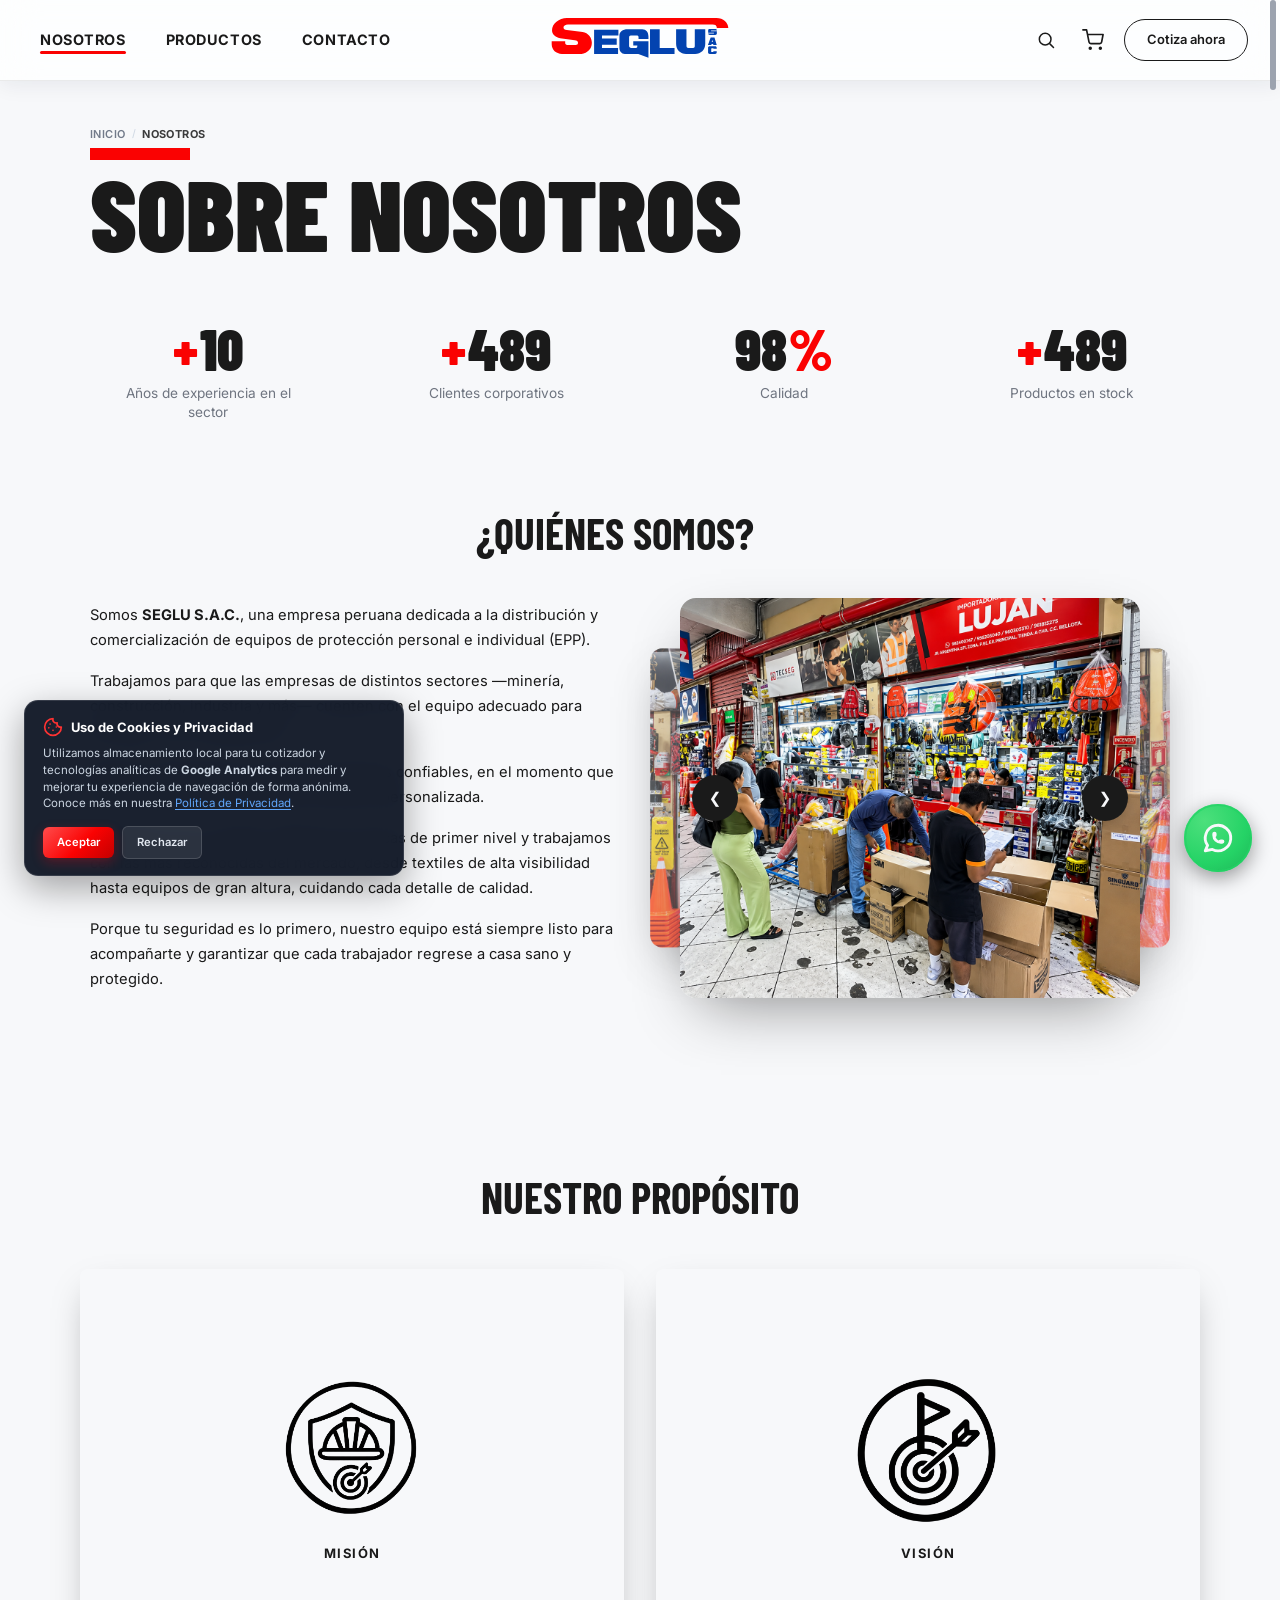
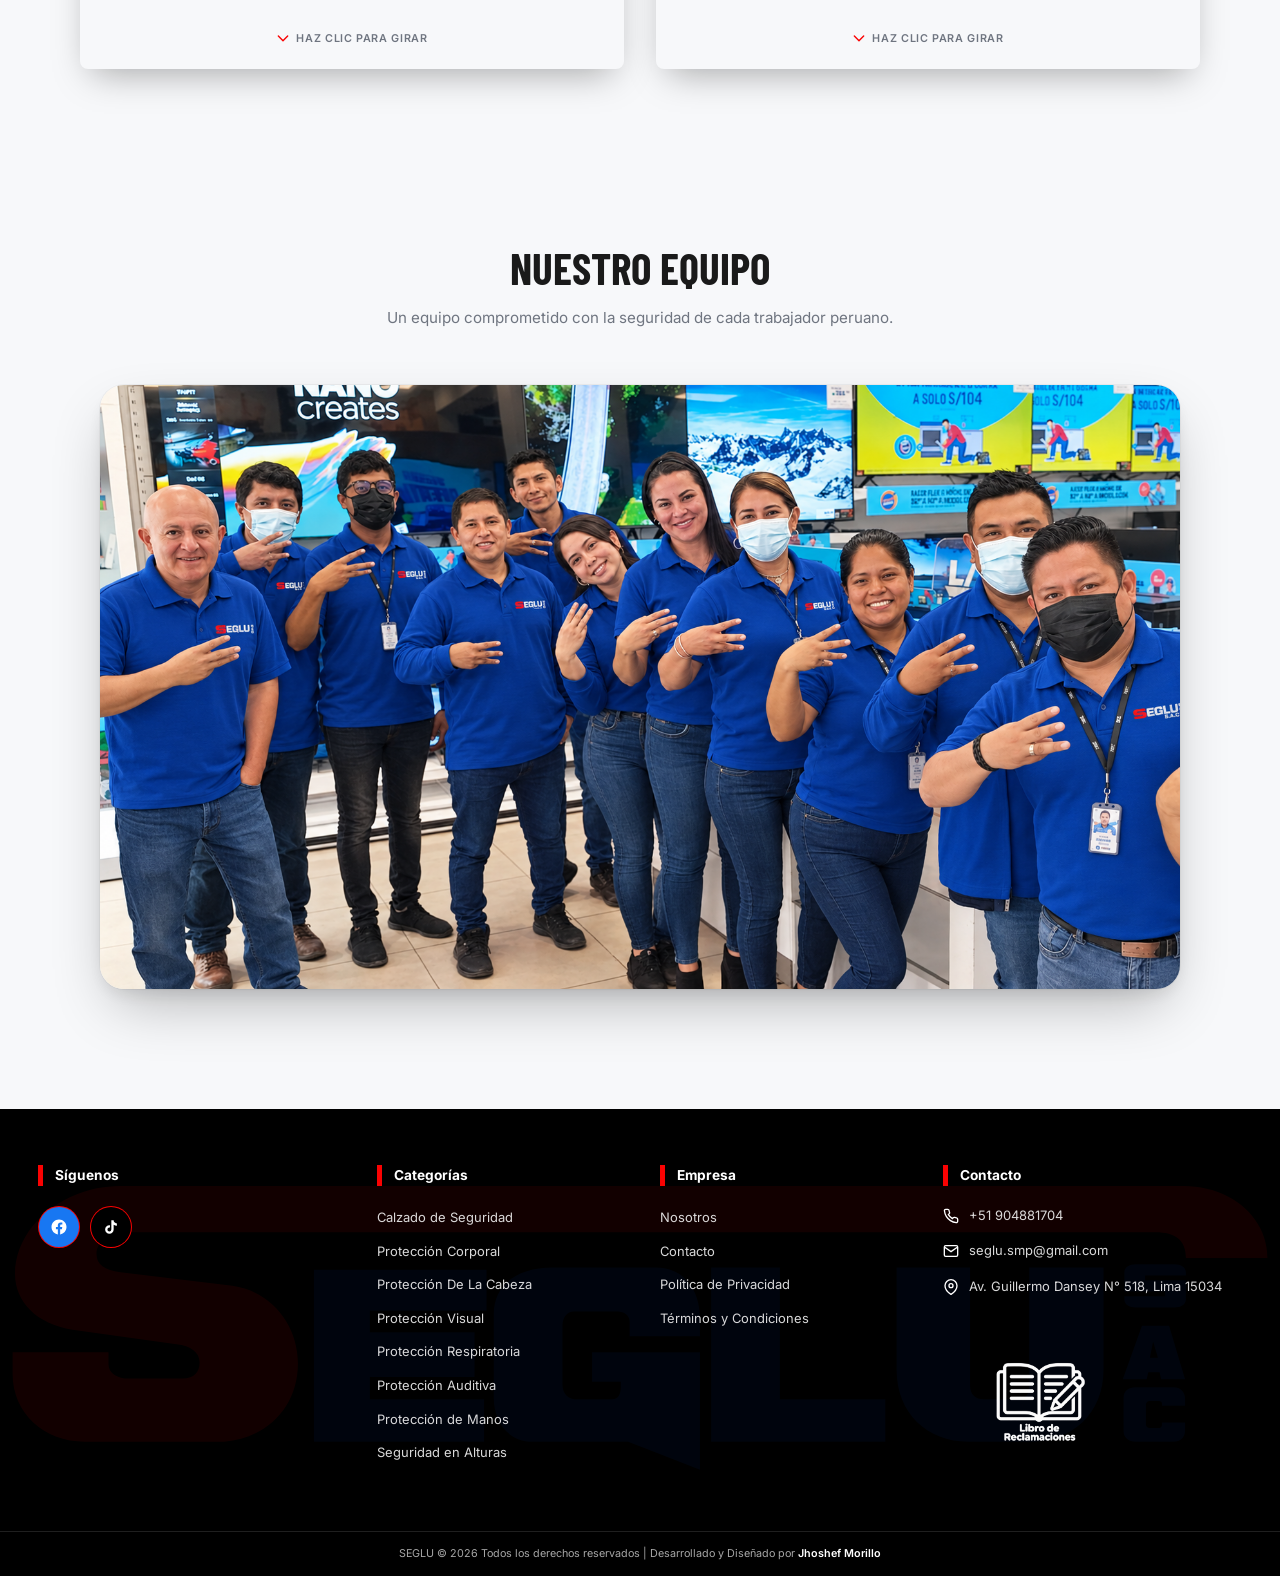
<file: nosotros.html>
<!doctype html>
<html lang="es">
  <head>
    <meta charset="UTF-8" />
    <meta name="viewport" content="width=device-width, initial-scale=1.0" />
    <title>Nosotros | SEGLU</title>
    <meta
      name="description"
      content="Conoce la trayectoria de SEGLU SAC en el abastecimiento de equipos de seguridad y protección para minería, construcción e industrias peruanas con los más altos estándares."
    />
    <link rel="canonical" href="https://seglu.com/nosotros.html" />

    <!-- Open Graph / Redes Sociales -->
    <meta property="og:type" content="website" />
    <meta property="og:url" content="https://seglu.com/nosotros.html" />
    <meta property="og:title" content="Nosotros | SEGLU" />
    <meta
      property="og:description"
      content="Conoce la trayectoria de SEGLU SAC en el abastecimiento de equipos de seguridad y protección para minería, construcción e industrias peruanas con los más altos estándares."
    />
    <meta property="og:image" content="https://seglu.com/assets/img/og/og-image.jpg" />
    <meta property="og:locale" content="es_PE" />
    <meta property="og:site_name" content="SEGLU SAC" />

    <!-- Twitter Cards -->
    <meta name="twitter:card" content="summary_large_image" />
    <meta name="twitter:title" content="Nosotros | SEGLU" />
    <meta
      name="twitter:description"
      content="Conoce la trayectoria de SEGLU SAC en el abastecimiento de equipos de seguridad y protección para minería, construcción e industrias peruanas con los más altos estándares."
    />
    <meta name="twitter:image" content="https://seglu.com/assets/img/og/og-image.jpg" />

    <!-- Migas de pan Schema.org (JSON-LD) -->
    <script type="application/ld+json">
    {
      "@context": "https://schema.org",
      "@type": "BreadcrumbList",
      "itemListElement": [
        {
          "@type": "ListItem",
          "position": 1,
          "name": "Inicio",
          "item": "https://seglu.com/"
        },
        {
          "@type": "ListItem",
          "position": 2,
          "name": "Nosotros",
          "item": "https://seglu.com/nosotros.html"
        }
      ]
    }
    </script>

    <!-- Fuentes locales (Barlow Condensed + Inter) -->
    <link rel="stylesheet" href="assets/css/fonts.css" />

    <link rel="stylesheet" href="assets/css/base.css" />
    <link rel="stylesheet" href="assets/css/componentes.css" />
    <link rel="stylesheet" href="assets/css/layout.css" />
    <link rel="stylesheet" href="assets/css/search.css" />
    <link rel="stylesheet" href="assets/css/carrito.css" />
    <link rel="stylesheet" href="assets/css/footer.css" />
    <link rel="stylesheet" href="assets/css/pages/nosotros.css" />
  </head>
  <body>
    <!-- ===== HEADER ===== -->
    <header class="site-header">
      <div class="site-header__inner container">
        <nav class="main-nav" aria-label="Navegación principal">
          <ul class="main-nav__list">
            <li>
              <a href="nosotros.html" class="main-nav__link is-active">Nosotros</a>
            </li>
            <li>
              <a href="productos.html" class="main-nav__link">Productos</a>
            </li>
            <li>
              <a href="contacto.html" class="main-nav__link">Contacto</a>
            </li>
          </ul>
        </nav>

        <a href="index.html" class="site-header__brand" aria-label="SEGLU — Inicio">
          <svg
            class="site-header__logo"
            xmlns="http://www.w3.org/2000/svg"
            viewBox="0 0 1600 533"
            width="150"
            height="50"
            role="img"
            aria-label="SEGLU SAC"
          >
            <title>SEGLU SAC</title>
            <!-- S roja con barra superior -->
            <path
              class="logo-s"
              fill="#FF0000"
              d="M150,70 L1480,70 C1540,70 1585,110 1585,160 L1483,160 C1483,138 1470,128 1445,128 L160,128 C135,128 120,140 120,155 C120,168 130,175 150,178 L290,195 C340,202 372,245 372,292 C372,345 335,385 280,390 L105,390 C55,390 15,355 15,305 L15,278 L135,278 L135,293 C135,305 147,311 160,311 L228,311 C242,311 249,303 249,291 C249,278 238,270 220,268 L90,250 C45,243 18,215 18,180 C18,120 80,70 150,70 Z"
            />
            <g class="logo-text" fill="#0343B0">
              <!-- E -->
              <path d="M392,175 H608 V226 H462 V253 H593 V309 H462 V337 H605 V390 H392 Z"/>
              <!-- G -->
              <path d="M690,172 H820 C855,172 875,200 875,235 V258 H787 V240 C787,232 780,227 772,227 H718 C708,227 703,235 703,245 V318 C703,330 710,337 722,337 H765 C773,337 776,330 776,322 V315 H740 V278 H875 V425 L785,390 H665 C635,390 617,365 617,335 V230 C617,195 645,172 690,172 Z"/>
              <!-- L -->
              <path d="M889,172 H975 V337 H1107 V390 H889 Z"/>
              <!-- U -->
              <path d="M1121,172 H1213 V320 C1213,331 1220,337 1230,337 H1272 C1282,337 1287,331 1287,320 V172 H1380 V300 C1380,355 1340,390 1290,390 H1210 C1160,390 1121,355 1121,300 Z"/>
              <!-- S (SAC) -->
              <path d="M1420,168 H1469 C1477,168 1483,172 1483,178 V182 H1432 V188 H1483 V212 C1483,218 1477,222 1469,222 H1420 C1412,222 1406,218 1406,212 V208 H1457 V202 H1406 V178 C1406,172 1412,168 1420,168 Z"/>
              <!-- A (SAC) -->
              <path fill-rule="evenodd" d="M1428,245 H1462 L1482,312 H1452 L1450,303 H1436 L1434,312 H1404 Z M1442,265 L1448,285 H1438 Z"/>
              <!-- C (SAC) -->
              <path d="M1420,322 H1468 C1476,322 1482,328 1482,336 V345 H1453 V342 C1453,340 1451,339 1449,339 H1438 C1435,339 1433,341 1433,344 V368 C1433,371 1435,373 1438,373 H1449 C1451,373 1453,371 1453,369 V366 H1482 V376 C1482,385 1476,390 1468,390 H1420 C1411,390 1405,385 1405,377 V335 C1405,327 1411,322 1420,322 Z"/>
            </g>
          </svg>
        </a>

        <div class="site-header__actions">
          <div class="search-box">
            <button
              class="search-toggle"
              aria-label="Abrir búsqueda"
              aria-expanded="false"
            >
              <svg
                width="20"
                height="20"
                viewBox="0 0 24 24"
                fill="none"
                stroke="currentColor"
                stroke-width="1.8"
                stroke-linecap="round"
                stroke-linejoin="round"
              >
                <circle cx="11" cy="11" r="7"></circle>
                <line x1="21" y1="21" x2="16.65" y2="16.65"></line>
              </svg>
            </button>
            <form
              class="search-form"
              role="search"
              action="productos.html"
              method="get"
            >
              <input
                type="search"
                name="q"
                class="search-input"
                placeholder="Buscar productos..."
                autocomplete="off"
              />
              <button type="submit" class="search-submit" aria-label="Buscar">
                <svg
                  xmlns="http://www.w3.org/2000/svg"
                  width="24"
                  height="24"
                  viewBox="0 0 24 24"
                  fill="none"
                  stroke="currentColor"
                  stroke-width="2"
                  stroke-linecap="round"
                  stroke-linejoin="round"
                >
                  <path stroke="none" d="M0 0h24v24H0z" fill="none"></path>
                  <path d="M3 10a7 7 0 1 0 14 0a7 7 0 1 0 -14 0"></path>
                  <path d="M21 21l-6 -6"></path>
                </svg>
              </button>
            </form>
          </div>

          <button
            type="button"
            class="cart-btn"
            data-cart-open
            aria-label="Ver carrito"
          >
            <svg
              width="22"
              height="22"
              viewBox="0 0 24 24"
              fill="none"
              stroke="currentColor"
              stroke-width="1.8"
              stroke-linecap="round"
              stroke-linejoin="round"
            >
              <circle cx="9" cy="21" r="1"></circle>
              <circle cx="20" cy="21" r="1"></circle>
              <path
                d="M1 1h4l2.68 13.39a2 2 0 0 0 2 1.61h9.72a2 2 0 0 0 2-1.61L23 6H6"
              ></path>
            </svg>
            <span class="cart-btn__badge" data-cart-badge hidden>0</span>
          </button>

          <a
            href="https://wa.me/51904881704?text=Hola%2C%20SEGLU.%20Vengo%20de%20tu%20p%C3%A1gina%20web%20y%20me%20gustar%C3%ADa%20solicitar%20una%20cotizaci%C3%B3n.%20%C2%A1Muchas%20gracias%21"
            target="_blank"
            rel="noopener"
            class="header-cta"
          >
            Cotiza ahora
          </a>

          <button
            class="hamburger"
            aria-label="Abrir menú"
            aria-expanded="false"
          >
            <svg
              class="hamburger__icon"
              viewBox="0 0 24 24"
              fill="none"
              aria-hidden="true"
            >
              <line x1="3" y1="6" x2="21" y2="6"></line>
              <line x1="5" y1="12" x2="19" y2="12"></line>
              <line x1="3" y1="18" x2="21" y2="18"></line>
            </svg>
          </button>
        </div>
      </div>
    </header>

    <main>
      <!-- ===== HERO (texto) ===== -->
      <section class="page-banner reveal">
        <div class="container">
          <nav class="page-breadcrumb" aria-label="Ruta de navegación">
            <a href="index.html" class="page-breadcrumb__link">INICIO</a>
            <span class="page-breadcrumb__sep">/</span>
            <a href="nosotros.html" class="page-breadcrumb__current" aria-current="page">NOSOTROS</a>
          </nav>
          <span class="page-banner__bar"></span>
          <h1 class="page-banner__title">Sobre Nosotros</h1>
        </div>
      </section>

      <!-- ===== NÚMEROS QUE NOS RESPALDAN ===== -->
      <section class="about-stats">
        <div class="container about-stats__grid">
          <article class="about-stats__item reveal-up delay-1">
            <span class="about-stats__number">
              <span class="about-stats__sym" data-sym="+">+</span
              ><span class="about-stats__num" data-target="10">10</span>
            </span>
            <span class="about-stats__label"
              >Años de experiencia en el sector</span
            >
          </article>
          <article class="about-stats__item reveal-up delay-2">
            <span class="about-stats__number">
              <span class="about-stats__sym" data-sym="+">+</span
              ><span class="about-stats__num" data-target="500">500</span>
            </span>
            <span class="about-stats__label">Clientes corporativos</span>
          </article>
          <article class="about-stats__item reveal-up delay-3">
            <span class="about-stats__number">
              <span class="about-stats__num" data-target="100">100</span
              ><span class="about-stats__sym" data-sym="%">%</span>
            </span>
            <span class="about-stats__label">Calidad</span>
          </article>
          <article class="about-stats__item reveal-up delay-4">
            <span class="about-stats__number">
              <span class="about-stats__sym" data-sym="+">+</span
              ><span class="about-stats__num" data-target="500">500</span>
            </span>
            <span class="about-stats__label">Productos en stock</span>
          </article>
        </div>
      </section>

      <!-- ===== INTRO / HISTORIA ===== -->
      <section class="about-intro">
        <div class="container about-intro__head">
          <h2 class="section-title">¿Quiénes somos?</h2>
        </div>
        <div class="container about-intro__layout">
          <div class="about-intro__text reveal-up">
            <p>
              Somos <strong>SEGLU S.A.C.</strong>, una empresa peruana
              dedicada a la distribución y comercialización de equipos de
              protección personal e individual (EPP).
            </p>
            <p>
              Trabajamos para que las empresas de distintos sectores —minería,
              construcción, industria y más— cuenten con el equipo adecuado para
              proteger a sus trabajadores.
            </p>
            <p>
              Nuestro compromiso es ofrecer productos confiables, en el momento
              que los necesitas, con una atención directa y personalizada.
            </p>
            <p>
              Contamos con un amplio catálogo de marcas de primer nivel y
              trabajamos con las más reconocidas del mercado, desde textiles de
              alta visibilidad hasta equipos de gran altura, cuidando cada
              detalle de calidad.
            </p>
            <p>
              Porque tu seguridad es lo primero, nuestro equipo está siempre
              listo para acompañarte y garantizar que cada trabajador regrese a
              casa sano y protegido.
            </p>
          </div>

          <!--
            DEPTH CAROUSEL
            Reemplaza los src por tus imágenes, misma ruta que el hero:
            assets/img/nosotros/tu-imagen.png
            Para agregar más fotos: copia un bloque <figure> completo.
          -->
          <div class="depth-carousel" id="depth-carousel" aria-label="Galería">
            <figure class="depth-carousel__slide" aria-hidden="false">
              <img src="assets/img/nosotros/1.png" alt="Galería SEGLU 1" />
            </figure>
            <figure class="depth-carousel__slide" aria-hidden="true">
              <img src="assets/img/nosotros/2.png" alt="Galería SEGLU 2" />
            </figure>
            <figure class="depth-carousel__slide" aria-hidden="true">
              <img src="assets/img/nosotros/3.png" alt="Galería SEGLU 3" />
            </figure>

            <button
              class="depth-carousel__nav depth-carousel__nav--prev"
              type="button"
              aria-label="Anterior"
            >
              &#10094;
            </button>
            <button
              class="depth-carousel__nav depth-carousel__nav--next"
              type="button"
              aria-label="Siguiente"
            >
              &#10095;
            </button>
          </div>
        </div>
      </section>

      <!-- ===== NUESTRO PROPÓSITO ===== -->
      <section class="mv">
        <div class="mv__head container">
          <h2 class="section-title mv__title">Nuestro Propósito</h2>
        </div>
        <div class="mv__grid container">
          <article class="mv__card reveal-left">
            <div class="mv__card-inner">
              <div class="mv__card-face mv__card-front">
                <img class="mv__card-img" src="assets/img/nosotros/mision.png" alt="Misión SEGLU" />
                <span class="section-eyebrow">Misión</span>
                <span class="mv__card-hint" aria-hidden="true">
                  <svg
                    width="14"
                    height="14"
                    viewBox="0 0 24 24"
                    fill="none"
                    stroke="currentColor"
                    stroke-width="2.4"
                    stroke-linecap="round"
                    stroke-linejoin="round"
                  >
                    <polyline points="4 7 12 15 20 7"></polyline>
                  </svg>
                  Haz clic para girar
                </span>
              </div>
              <div class="mv__card-face mv__card-back">
                <h3 class="mv__card-title">Nuestra Misión</h3>
                <p class="mv__card-text">
                  Proveer a las empresas peruanas soluciones integrales de
                  seguridad industrial y equipos de protección personal de la
                  más alta calidad, garantizando la integridad física y mental
                  de cada trabajador y que regrese sano y seguro a su hogar,
                  mientras optimizamos la productividad de las empresas mediante
                  productos de clase mundial y asesoría técnica especializada.
                </p>
              </div>
            </div>
          </article>

          <article class="mv__card reveal-right delay-2">
            <div class="mv__card-inner">
              <div class="mv__card-face mv__card-front">
                <img class="mv__card-img" src="assets/img/nosotros/vision.png" alt="Visión SEGLU" />
                <span class="section-eyebrow">Visión</span>
                <span class="mv__card-hint" aria-hidden="true">
                  <svg
                    width="14"
                    height="14"
                    viewBox="0 0 24 24"
                    fill="none"
                    stroke="currentColor"
                    stroke-width="2.4"
                    stroke-linecap="round"
                    stroke-linejoin="round"
                  >
                    <polyline points="4 7 12 15 20 7"></polyline>
                  </svg>
                  Haz clic para girar
                </span>
              </div>
              <div class="mv__card-face mv__card-back">
                <h3 class="mv__card-title">Nuestra Visión</h3>
                <p class="mv__card-text">
                  Ser la empresa líder en distribución de seguridad industrial
                  en el Perú y un referente técnico y comercial en la Región
                  Andina para el 2030, reconocida por nuestra confiabilidad,
                  excelencia en el servicio, capacidad de innovación y
                  sostenibilidad, contribuyendo al bienestar y la protección de
                  los trabajadores del país, con un compromiso innegociable con
                  la vida.
                </p>
              </div>
            </div>
          </article>
        </div>
      </section>

      <!-- ===== NUESTRO EQUIPO ===== -->
      <section class="team">
        <div class="container">
          <div class="team__head reveal-up">
            <h2 class="section-title team__title">Nuestro Equipo</h2>
            <p class="team__subtitle">
              Un equipo comprometido con la seguridad de cada trabajador
              peruano.
            </p>
          </div>

          <div class="team__photo reveal-up">
            <img
              src="assets/img/nosotros/staff.png"
              alt="Nuestro equipo de trabajo"
            />
          </div>
        </div>
      </section>
    </main>

    <!-- ===== FOOTER ===== -->
<div data-footer></div>
    <!-- WhatsApp flotante -->
    <a
      href="https://wa.me/51904881704?text=Hola%2C%20SEGLU.%20Vengo%20de%20tu%20p%C3%A1gina%20web%20y%20me%20gustar%C3%ADa%20solicitar%20una%20cotizaci%C3%B3n.%20%C2%A1Muchas%20gracias%21"
      target="_blank"
      rel="noopener"
      class="whatsapp-float"
      aria-label="Escríbenos por WhatsApp"
    >
      <svg
        xmlns="http://www.w3.org/2000/svg"
        width="24"
        height="24"
        viewBox="0 0 24 24"
        fill="none"
        stroke="currentColor"
        stroke-width="2"
        stroke-linecap="round"
        stroke-linejoin="round"
        class="icon icon-tabler icons-tabler-outline icon-tabler-brand-whatsapp"
      >
        <path stroke="none" d="M0 0h24v24H0z" fill="none"></path>
        <path d="M3 21l1.65 -3.8a9 9 0 1 1 3.4 2.9l-5.05 .9"></path>
        <path
          d="M9 10a.5 .5 0 0 0 1 0v-1a.5 .5 0 0 0 -1 0v1a5 5 0 0 0 5 5h1a.5 .5 0 0 0 0 -1h-1a.5 .5 0 0 0 0 1"
        ></path>
      </svg>
      <span class="whatsapp-float__tip">¿Necesitas ayuda? Conversemos</span>
    </a>

    <!-- Carrito lateral -->
    <div class="cart-drawer" data-cart-drawer aria-hidden="true">
      <div class="cart-drawer__overlay" data-cart-backdrop></div>
      <aside class="cart-drawer__panel">
        <header class="cart-drawer__head">
          <h2 class="cart-drawer__title">
            Mi Pedido <span data-cart-count>0</span>
          </h2>
          <button
            type="button"
            class="cart-drawer__close"
            data-cart-close
            aria-label="Cerrar carrito"
          >
            ×
          </button>
        </header>
        <div class="cart-drawer__body" data-cart-body></div>
        <footer class="cart-drawer__foot">
          <a
            href="carrito.html"
            class="cart-drawer__view-cart"
            data-cart-page
            aria-label="Ver carrito"
          >
            <svg width="20" height="20" viewBox="0 0 24 24" fill="none" stroke="currentColor" stroke-width="2" stroke-linecap="round" stroke-linejoin="round">
              <circle cx="9" cy="21" r="1"></circle>
              <circle cx="20" cy="21" r="1"></circle>
              <path d="M1 1h4l2.68 13.39a2 2 0 0 0 2 1.61h9.72a2 2 0 0 0 2-1.61L23 6H6"></path>
            </svg>
            Ver carrito
          </a>
          <a
            class="cart-drawer__wa is-disabled"
            data-cart-wa
            target="_blank"
            rel="noopener"
            aria-label="Enviar pedido por WhatsApp"
          >
            <svg width="20" height="20" viewBox="0 0 24 24" fill="currentColor">
              <path
                d="M17.472 14.382c-.297-.149-1.758-.867-2.03-.967-.273-.099-.471-.148-.67.15-.197.297-.767.966-.94 1.164-.173.199-.347.223-.644.075-.297-.15-1.255-.463-2.39-1.475-.883-.788-1.48-1.761-1.653-2.059-.173-.297-.018-.458.13-.606.134-.133.298-.347.446-.52.149-.174.198-.298.298-.497.099-.198.05-.371-.025-.52-.075-.149-.669-1.612-.916-2.207-.242-.579-.487-.5-.669-.51-.173-.008-.371-.01-.57-.01-.198 0-.52.074-.792.372-.272.297-1.04 1.016-1.04 2.479 0 1.462 1.065 2.875 1.213 3.074.149.198 2.096 3.2 5.077 4.487.709.306 1.262.489 1.694.625.712.227 1.36.195 1.871.118.571-.085 1.758-.719 2.006-1.413.248-.694.248-1.289.173-1.413-.074-.124-.272-.198-.57-.347m-5.421 7.403h-.004a9.87 9.87 0 0 1-5.031-1.378l-.361-.214-3.741.982.998-3.648-.235-.374a9.86 9.86 0 0 1-1.51-5.26c.001-5.45 4.436-9.884 9.888-9.884 2.64 0 5.122 1.03 6.988 2.898a9.825 9.825 0 0 1 2.893 6.994c-.003 5.45-4.437 9.884-9.885 9.884m8.413-18.297A11.815 11.815 0 0 0 12.05 0C5.495 0 .16 5.335.157 11.892c0 2.096.547 4.142 1.588 5.945L.057 24l6.305-1.654a11.882 11.882 0 0 0 5.683 1.448h.005c6.554 0 11.89-5.335 11.893-11.893a11.821 11.821 0 0 0-3.48-8.413Z"
              />
            </svg>
            Cotizar por WhatsApp
          </a>
        </footer>
      </aside>
    </div>

    <!-- Script JavaScript para activar las animaciones avanzadas en scroll -->
    <script>
      document.addEventListener("DOMContentLoaded", function () {
        let lastScrollY = window.scrollY;
        window.addEventListener(
          "scroll",
          function () {
            lastScrollY = window.scrollY;
          },
          { passive: true },
        );

        const observerOptions = {
          root: null,
          rootMargin: "0px",
          threshold: 0.12,
        };

        // Anima cuando BAJAS o en la carga inicial. Al subir se muestran
        // sin transición para que no se vean movimientos raros.
        const observer = new IntersectionObserver((entries) => {
          const down = window.scrollY + 1 > lastScrollY;
          entries.forEach((entry) => {
            if (entry.isIntersecting) {
              if (down) {
                entry.target.classList.remove("no-transition");
                entry.target.classList.add("is-visible");
              } else {
                entry.target.classList.add("is-visible", "no-transition");
              }
            }
          });
        }, observerOptions);

        const animatedElements = document.querySelectorAll(
          ".reveal-up, .reveal-left, .reveal-right, .reveal-zoom, .reveal",
        );

        animatedElements.forEach((el) => {
          observer.observe(el);
        });
      });
    </script>

    <script src="assets/js/config.js"></script>
    <script src="assets/js/catalog.js"></script>
    <script src="assets/js/main.js"></script>
    <script src="assets/js/nosotros.js"></script>
    <script src="assets/js/search.js"></script>
    <script src="assets/js/carrito.js"></script>
    <script src="assets/js/footer.js"></script>
  </body>
</html>
</file>
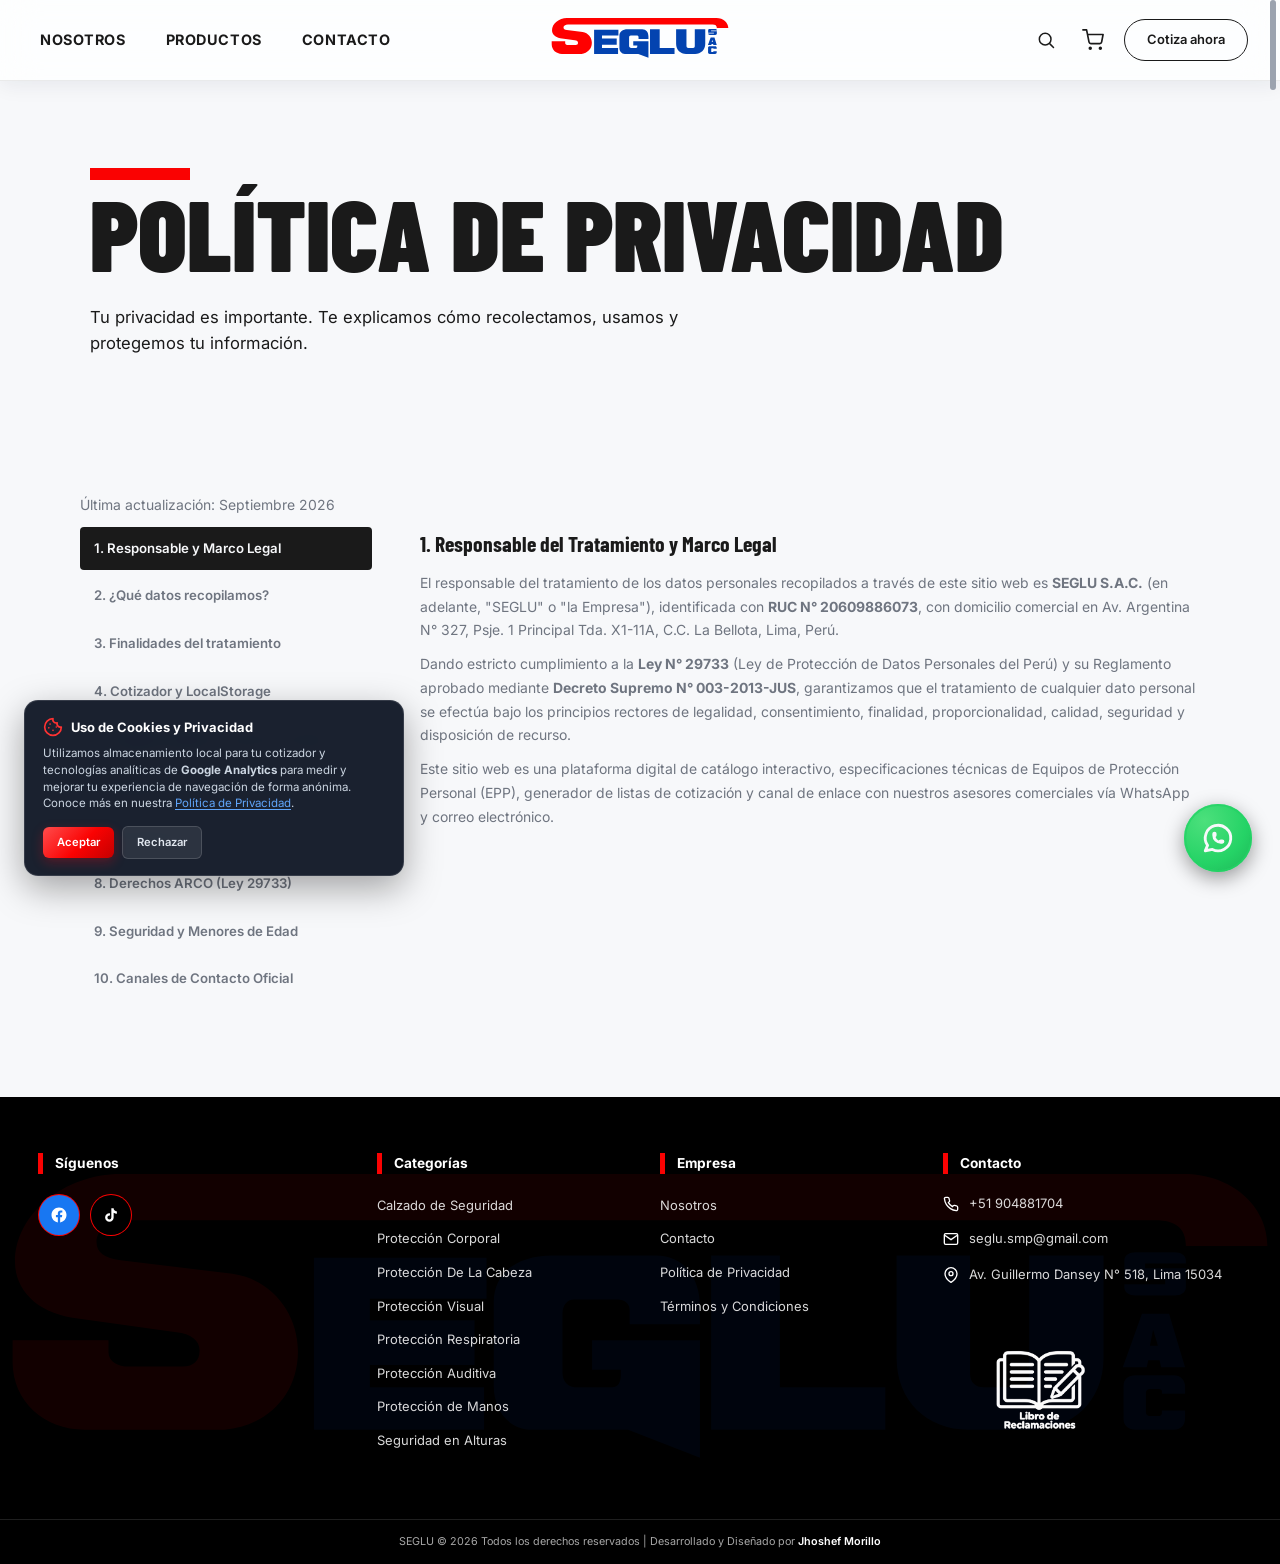
<file: politica-privacidad.html>
<!doctype html>
<html lang="es">
  <head>
    <meta charset="UTF-8" />
    <meta name="viewport" content="width=device-width, initial-scale=1.0" />
    <title>Política de Privacidad | SEGLU</title>
    <meta
      name="description"
      content="Conoce cómo SEGLU trata y protege tus datos personales conforme a la Ley N° 29733 de protección de datos personales en el Perú."
    />
    <link rel="canonical" href="https://seglu.com/politica-privacidad.html" />

    <link
      rel="icon"
      type="image/png"
      sizes="96x96"
      href="assets/img/favicon/favicon-96x96.png"
    />
    <link
      rel="icon"
      type="image/svg+xml"
      href="assets/img/favicon/favicon.svg"
    />
    <link
      rel="apple-touch-icon"
      href="assets/img/favicon/apple-touch-icon.png"
    />

    <meta property="og:title" content="Política de Privacidad | SEGLU" />
    <meta
      property="og:description"
      content="Cómo tratamos y protegemos tus datos personales."
    />
    <meta property="og:type" content="website" />
    <meta property="og:image" content="https://seglu.com/assets/img/og/og-image.jpg" />

    <!-- Fuentes locales (Barlow Condensed + Inter) -->
    <link rel="stylesheet" href="assets/css/fonts.css" />

    <link rel="stylesheet" href="assets/css/base.css" />
    <link rel="stylesheet" href="assets/css/componentes.css" />
    <link rel="stylesheet" href="assets/css/layout.css" />
    <link rel="stylesheet" href="assets/css/search.css" />
    <link rel="stylesheet" href="assets/css/carrito.css" />
    <link rel="stylesheet" href="assets/css/footer.css" />
    <link rel="stylesheet" href="assets/css/pages/legal.css" />
  </head>
  <body>
    <header class="site-header">
      <div class="site-header__inner container">
        <nav class="main-nav" aria-label="Navegación principal">
          <ul class="main-nav__list">
            <li>
              <a href="nosotros.html" class="main-nav__link">Nosotros</a>
            </li>
            <li>
              <a href="productos.html" class="main-nav__link">Productos</a>
            </li>
            <li>
              <a href="contacto.html" class="main-nav__link">Contacto</a>
            </li>
          </ul>
        </nav>

        <a href="index.html" class="site-header__brand" aria-label="SEGLU — Inicio">
          <svg
            class="site-header__logo"
            xmlns="http://www.w3.org/2000/svg"
            viewBox="0 0 1600 533"
            width="150"
            height="50"
            role="img"
            aria-label="SEGLU SAC"
          >
            <title>SEGLU SAC</title>
            <!-- S roja con barra superior -->
            <path
              class="logo-s"
              fill="#FF0000"
              d="M150,70 L1480,70 C1540,70 1585,110 1585,160 L1483,160 C1483,138 1470,128 1445,128 L160,128 C135,128 120,140 120,155 C120,168 130,175 150,178 L290,195 C340,202 372,245 372,292 C372,345 335,385 280,390 L105,390 C55,390 15,355 15,305 L15,278 L135,278 L135,293 C135,305 147,311 160,311 L228,311 C242,311 249,303 249,291 C249,278 238,270 220,268 L90,250 C45,243 18,215 18,180 C18,120 80,70 150,70 Z"
            />
            <g class="logo-text" fill="#0343B0">
              <!-- E -->
              <path d="M392,175 H608 V226 H462 V253 H593 V309 H462 V337 H605 V390 H392 Z"/>
              <!-- G -->
              <path d="M690,172 H820 C855,172 875,200 875,235 V258 H787 V240 C787,232 780,227 772,227 H718 C708,227 703,235 703,245 V318 C703,330 710,337 722,337 H765 C773,337 776,330 776,322 V315 H740 V278 H875 V425 L785,390 H665 C635,390 617,365 617,335 V230 C617,195 645,172 690,172 Z"/>
              <!-- L -->
              <path d="M889,172 H975 V337 H1107 V390 H889 Z"/>
              <!-- U -->
              <path d="M1121,172 H1213 V320 C1213,331 1220,337 1230,337 H1272 C1282,337 1287,331 1287,320 V172 H1380 V300 C1380,355 1340,390 1290,390 H1210 C1160,390 1121,355 1121,300 Z"/>
              <!-- S (SAC) -->
              <path d="M1420,168 H1469 C1477,168 1483,172 1483,178 V182 H1432 V188 H1483 V212 C1483,218 1477,222 1469,222 H1420 C1412,222 1406,218 1406,212 V208 H1457 V202 H1406 V178 C1406,172 1412,168 1420,168 Z"/>
              <!-- A (SAC) -->
              <path fill-rule="evenodd" d="M1428,245 H1462 L1482,312 H1452 L1450,303 H1436 L1434,312 H1404 Z M1442,265 L1448,285 H1438 Z"/>
              <!-- C (SAC) -->
              <path d="M1420,322 H1468 C1476,322 1482,328 1482,336 V345 H1453 V342 C1453,340 1451,339 1449,339 H1438 C1435,339 1433,341 1433,344 V368 C1433,371 1435,373 1438,373 H1449 C1451,373 1453,371 1453,369 V366 H1482 V376 C1482,385 1476,390 1468,390 H1420 C1411,390 1405,385 1405,377 V335 C1405,327 1411,322 1420,322 Z"/>
            </g>
          </svg>
        </a>

        <div class="site-header__actions">
          <div class="search-box">
            <button
              class="search-toggle"
              aria-label="Abrir búsqueda"
              aria-expanded="false"
            >
              <svg
                width="20"
                height="20"
                viewBox="0 0 24 24"
                fill="none"
                stroke="currentColor"
                stroke-width="1.8"
                stroke-linecap="round"
                stroke-linejoin="round"
              >
                <circle cx="11" cy="11" r="7"></circle>
                <line x1="21" y1="21" x2="16.65" y2="16.65"></line>
              </svg>
            </button>
            <form
              class="search-form"
              role="search"
              action="productos.html"
              method="get"
            >
              <input
                type="search"
                name="q"
                class="search-input"
                placeholder="Buscar productos..."
                autocomplete="off"
              />
              <button type="submit" class="search-submit" aria-label="Buscar">
                <svg
                  xmlns="http://www.w3.org/2000/svg"
                  width="24"
                  height="24"
                  viewBox="0 0 24 24"
                  fill="none"
                  stroke="currentColor"
                  stroke-width="2"
                  stroke-linecap="round"
                  stroke-linejoin="round"
                >
                  <path stroke="none" d="M0 0h24v24H0z" fill="none"></path>
                  <path d="M3 10a7 7 0 1 0 14 0a7 7 0 1 0 -14 0"></path>
                  <path d="M21 21l-6 -6"></path>
                </svg>
              </button>
            </form>
          </div>

          <button
            type="button"
            class="cart-btn"
            data-cart-open
            aria-label="Ver carrito"
          >
            <svg
              width="22"
              height="22"
              viewBox="0 0 24 24"
              fill="none"
              stroke="currentColor"
              stroke-width="1.8"
              stroke-linecap="round"
              stroke-linejoin="round"
            >
              <circle cx="9" cy="21" r="1"></circle>
              <circle cx="20" cy="21" r="1"></circle>
              <path
                d="M1 1h4l2.68 13.39a2 2 0 0 0 2 1.61h9.72a2 2 0 0 0 2-1.61L23 6H6"
              ></path>
            </svg>
            <span class="cart-btn__badge" data-cart-badge hidden>0</span>
          </button>

          <a
            href="https://wa.me/51904881704?text=Hola%2C%20SEGLU.%20Vengo%20de%20tu%20p%C3%A1gina%20web%20y%20me%20gustar%C3%ADa%20solicitar%20una%20cotizaci%C3%B3n.%20%C2%A1Muchas%20gracias%21"
            target="_blank"
            rel="noopener"
            class="header-cta"
          >
            Cotiza ahora
          </a>

          <button
            class="hamburger"
            aria-label="Abrir menú"
            aria-expanded="false"
          >
            <svg
              class="hamburger__icon"
              viewBox="0 0 24 24"
              fill="none"
              aria-hidden="true"
            >
              <line x1="3" y1="6" x2="21" y2="6"></line>
              <line x1="5" y1="12" x2="19" y2="12"></line>
              <line x1="3" y1="18" x2="21" y2="18"></line>
            </svg>
          </button>
        </div>
      </div>
    </header>

    <main>
      <section class="legal-banner reveal">
        <div class="container">
          <span class="legal-banner__bar"></span>
          <h1 class="legal-banner__title">Política de Privacidad</h1>
          <p class="legal-banner__sub">
            Tu privacidad es importante. Te explicamos cómo recolectamos, usamos
            y protegemos tu información.
          </p>
        </div>
      </section>

      <section class="legal-content">
        <div class="container">
          <p class="legal-content__lastupdated">
            Última actualización: Septiembre 2026
          </p>

          <div class="legal-accordion" data-legal-accordion>
            <!-- Lista de puntos (izquierda) -->
            <nav
              class="legal-accordion__nav"
              aria-label="Secciones de la política de privacidad"
            >
              <button
                class="legal-accordion__navitem is-active"
                data-target="p1"
              >
                1. Responsable y Marco Legal
              </button>
              <button class="legal-accordion__navitem" data-target="p2">
                2. ¿Qué datos recopilamos?
              </button>
              <button class="legal-accordion__navitem" data-target="p3">
                3. Finalidades del tratamiento
              </button>
              <button class="legal-accordion__navitem" data-target="p4">
                4. Cotizador y LocalStorage
              </button>
              <button class="legal-accordion__navitem" data-target="p5">
                5. Google Analytics y Search Console
              </button>
              <button class="legal-accordion__navitem" data-target="p6">
                6. Política de Cookies y Gestión
              </button>
              <button class="legal-accordion__navitem" data-target="p7">
                7. Servicios de Terceros
              </button>
              <button class="legal-accordion__navitem" data-target="p8">
                8. Derechos ARCO (Ley 29733)
              </button>
              <button class="legal-accordion__navitem" data-target="p9">
                9. Seguridad y Menores de Edad
              </button>
              <button class="legal-accordion__navitem" data-target="p10">
                10. Canales de Contacto Oficial
              </button>
            </nav>

            <!-- Contenido (derecha) -->
            <div class="legal-accordion__panel">
              <div class="legal-block" id="p1">
                <h2>1. Responsable del Tratamiento y Marco Legal</h2>
                <p>
                  El responsable del tratamiento de los datos personales recopilados a través de este sitio web es <strong>SEGLU S.A.C.</strong> (en adelante, "SEGLU" o "la Empresa"), identificada con <strong>RUC N° 20609886073</strong>, con domicilio comercial en Av. Argentina N° 327, Psje. 1 Principal Tda. X1-11A, C.C. La Bellota, Lima, Perú.
                </p>
                <p>
                  Dando estricto cumplimiento a la <strong>Ley N° 29733</strong> (Ley de Protección de Datos Personales del Perú) y su Reglamento aprobado mediante <strong>Decreto Supremo N° 003-2013-JUS</strong>, garantizamos que el tratamiento de cualquier dato personal se efectúa bajo los principios rectores de legalidad, consentimiento, finalidad, proporcionalidad, calidad, seguridad y disposición de recurso.
                </p>
                <p>
                  Este sitio web es una plataforma digital de catálogo interactivo, especificaciones técnicas de Equipos de Protección Personal (EPP), generador de listas de cotización y canal de enlace con nuestros asesores comerciales vía WhatsApp y correo electrónico.
                </p>
              </div>

              <div class="legal-block" id="p2" hidden>
                <h2>2. ¿Qué datos personales recopilamos en este sitio?</h2>
                <p>
                  En SEGLU aplicamos el principio de minimización de datos: únicamente recopilamos la información estrictamente necesaria para brindarte atención y procesar tus requerimientos comerciales:
                </p>
                <ul>
                  <li>
                    <strong>Datos del Cotizador Web:</strong> Los productos, marcas, tallas y cantidades que seleccionas se almacenan exclusivamente de manera local en tu navegador (memoria caché / LocalStorage). <em>Estos datos no son transmitidos a servidores remotos ni registrados en bases de datos externas mientras navegas por la página web</em>.
                  </li>
                  <li>
                    <strong>Datos de contacto comercial voluntario (WhatsApp y Correo):</strong> Al hacer clic en "Solicitar Cotización por WhatsApp" o enviarnos un correo electrónico, nos proporcionas de manera voluntaria tu nombre, número de teléfono celular, dirección de correo, nombre de tu empresa (si aplica) y el listado de EPPs que deseas cotizar.
                  </li>
                  <li>
                    <strong>Datos del Libro de Reclamaciones Virtual:</strong> Conforme al Código de Protección y Defensa del Consumidor (Ley N° 29571) y la Ley de Protección de Datos Personales (Ley N° 29733), si registras un reclamo o queja solicitamos: nombres y apellidos/razón social, documento de identidad (DNI/CE/Pasaporte/RUC), domicilio, teléfono celular, correo electrónico y detalle de los hechos. Estos datos son tratados con estricta confidencialidad para tramitar y responder formalmente tu reclamo en un plazo máximo de 15 días hábiles, custodiándose en archivo seguro durante el plazo mínimo legal exigido por INDECOPI (al menos 2 años). Al registrar tu requerimiento, el sistema te permite descargar de forma inmediata tu constancia oficial en formato PDF.
                  </li>
                  <li>
                    <strong>Datos técnicos de navegación y analítica anónima:</strong> Mediante herramientas de análisis web (Google Analytics) y tecnologías estándar de internet, se recopilan identificadores pseudónimos y métricas agregadas (dirección IP anonimizada, tipo de dispositivo, navegador utilizado, resolución de pantalla, páginas visitadas y tiempo de sesión).
                  </li>
                </ul>
              </div>

              <div class="legal-block" id="p3" hidden>
                <h2>3. Finalidades del tratamiento de la información</h2>
                <p>
                  La información personal o técnica recopilada a través del portal y de nuestros canales directos es tratada con los siguientes propósitos legítimos:
                </p>
                <ul>
                  <li>Elaborar y remitir formalmente las cotizaciones, proformas y especificaciones técnicas de productos de seguridad industrial solicitadas por el usuario.</li>
                  <li>Coordinar la verificación de stock disponible, opciones de despacho, facturación electrónica (Boleta de Venta o Factura con RUC) y entrega de pedidos en Lima y a nivel nacional.</li>
                  <li>Gestionar, atender y responder oportunamente los reclamos o quejas ingresados en nuestro Libro de Reclamaciones Virtual dentro del plazo legal improrrogable de 15 días hábiles.</li>
                  <li>Analizar métricas globales de audiencia y rendimiento web para mejorar la ergonomía digital, velocidad de carga y relevancia del catálogo mediante Google Analytics y Google Search Console.</li>
                  <li>Garantizar la seguridad técnica del portal, previniendo accesos no autorizados, ataques de denegación de servicio o actividades fraudulentas.</li>
                </ul>
                <p>
                  <strong>Compromiso ético:</strong> SEGLU no vende, no comercializa, no alquila ni intercambia tus datos personales con terceros para actividades de telemarketing, publicidad no deseada (spam) ni elaboración de perfiles comerciales automatizados.
                </p>
              </div>

              <div class="legal-block" id="p4" hidden>
                <h2>4. Carrito de Cotización y Almacenamiento Local (LocalStorage)</h2>
                <p>
                  Para ofrecerte una experiencia ágil sin necesidad de obligarte a crear una cuenta con contraseña ni almacenar datos en la nube, el carrito de compras de este sitio web funciona 100% en el entorno de tu dispositivo mediante la tecnología <strong>Web Storage API (localStorage)</strong> bajo la clave técnica <code>seglu_cart_v1</code>.
                </p>
                <p>
                  ¿Qué implica esto para tu privacidad?
                </p>
                <ul>
                  <li>Los ítems agregados se guardan únicamente en la memoria de tu propio navegador web (Chrome, Safari, Edge, Firefox, etc.).</li>
                  <li>SEGLU no puede ver los productos que tienes en tu carrito hasta que tú decidas voluntariamente pulsar el botón <em>"Pedir por WhatsApp"</em>, el cual redacta un mensaje de texto que tú mismo apruebas y envías a través de la aplicación WhatsApp.</li>
                  <li>Puedes borrar completamente el contenido de tu carrito en cualquier instante pulsando el botón <em>"Vaciar carrito"</em> o limpiando los datos de navegación de tu navegador.</li>
                </ul>
              </div>

              <div class="legal-block" id="p5" hidden>
                <h2>5. Declaración de Google Analytics 4 y Google Search Console</h2>
                <p>
                  Declaramos de manera transparente el uso y la integración de las siguientes herramientas de análisis y diagnóstico operadas por <strong>Google LLC</strong> (1600 Amphitheatre Parkway, Mountain View, CA 94043, EE. UU.):
                </p>
                <ul>
                  <li>
                    <strong>Google Analytics 4 (GA4):</strong> Empleamos o tenemos planificada la utilización de Google Analytics para medir y evaluar el tráfico de nuestro sitio web con fines puramente estadísticos y de optimización de la experiencia del usuario. GA4 registra eventos de navegación (como visitas a páginas de productos, clics en cotizaciones y categorías consultadas), tipo de dispositivo (ordenador o teléfono móvil), sistema operativo y ubicación geográfica aproximada a nivel de país o ciudad.
                    <br><br>
                    <em>Anonimización de IP:</em> En Google Analytics 4, las direcciones IP no se registran ni se almacenan de forma individualizada, procesándose de forma encriptada y pseudónima. Google Analytics no asocia tu dirección IP con ningún otro dato del que disponga Google, ni tenemos acceso a tu identidad personal a través de estas métricas.
                  </li>
                  <li>
                    <strong>Google Search Console:</strong> Empleamos esta herramienta de supervisión técnica provista por Google para evaluar la indexación de nuestro catálogo en el buscador, verificar que las páginas carguen correctamente en teléfonos móviles, detectar posibles errores de rastreo (errores 404) y entender las consultas de búsqueda orgánicas por las que los usuarios encuentran nuestros productos de seguridad industrial. <em>Google Search Console no recopila información personal individualizada ni rastrea la actividad de usuarios concretos</em>.
                  </li>
                </ul>
              </div>

              <div class="legal-block" id="p6" hidden>
                <h2>6. Política de Cookies y Gestión del Consentimiento</h2>
                <p>
                  Las cookies son pequeños archivos de texto que los sitios web almacenan en tu dispositivo para recordar información sobre tu visita. En este sitio web se emplean o tienen previsto emplearse las siguientes categorías de almacenamiento:
                </p>
                <ul>
                  <li>
                    <strong>Almacenamiento técnico y funcional (Estrictamente necesario):</strong> Necesario para el correcto funcionamiento de la navegación y las herramientas del sitio:
                    <ul>
                      <li><code>seglu_cart_v1</code>: Almacena de manera local en tu navegador los productos, tallas y cantidades seleccionados en tu cotizador.</li>
                      <li><code>seglu_cookie_consent</code>: Recuerda tu decisión (aceptada o rechazada) respecto al aviso inicial de cookies para no incomodarte con avisos repetitivos en cada página.</li>
                    </ul>
                  </li>
                  <li>
                    <strong>Cookies analíticas y de medición (Google Analytics):</strong> Cookies generadas por los servicios de Google (tales como <code>_ga</code> y <code>_ga_*</code>) con la finalidad de distinguir visitantes únicos de manera anónima y cuantificar el volumen de visitas.
                  </li>
                </ul>
                <p>
                  <strong>Gestión y revocación del consentimiento:</strong> Puedes aceptar o rechazar el uso de cookies analíticas desde el aviso emergente que se muestra en tu primera visita. Si deseas cambiar tu decisión o hacer que el aviso vuelva a mostrarse, puedes pulsar el siguiente botón:
                </p>
                <div style="margin: 16px 0;">
                  <button type="button" class="btn btn--primary" style="font-size: 0.85rem; padding: 10px 18px;" onclick="if(window.resetSegluCookies){ window.resetSegluCookies(); alert('Tus preferencias de cookies han sido restablecidas. El aviso se mostrará nuevamente.'); }">
                    Restablecer preferencias de cookies
                  </button>
                </div>
                <p>
                  Asimismo, puedes bloquear o eliminar las cookies en cualquier momento a través de la configuración de tu navegador (Configuración &gt; Privacidad y Seguridad &gt; Cookies y datos de sitios). Ten en cuenta que si deshabilitas el almacenamiento local, el carrito de cotizaciones no podrá recordar tus productos seleccionados.
                </p>
              </div>

              <div class="legal-block" id="p7" hidden>
                <h2>7. Enlaces y Servicios de Terceros</h2>
                <p>
                  Para brindarte una plataforma moderna y completa, este sitio web interactúa con las siguientes plataformas de terceros:
                </p>
                <ul>
                  <li>
                    <strong>WhatsApp (Meta Platforms Inc.):</strong> Al hacer clic en los enlaces o botones de cotización, se abre la aplicación oficial de WhatsApp para iniciar una conversación directa con nuestro equipo de ventas (+51 904 881 704). La comunicación dentro de WhatsApp se encuentra cifrada de extremo a extremo y regida por los términos de servicio y políticas de privacidad de WhatsApp / Meta.
                  </li>
                  <li>
                    <strong>Google Maps (Google LLC):</strong> Nuestro apartado de contacto incluye un mapa interactivo para facilitar la localización de nuestra tienda física en Av. Argentina N° 327, Lima. La visualización del mapa descarga elementos gráficos desde los servidores de Google.
                  </li>
                  <li>
                    <strong>Google Fonts (Google LLC):</strong> Tipografías optimizadas servidas para asegurar una correcta legibilidad visual y rendimiento de carga.
                  </li>
                  <li>
                    <strong>Redes Sociales (TikTok, Facebook):</strong> Enlaces directos a nuestras cuentas oficiales para que conozcas nuestros productos y demostraciones en video. Al hacer clic en dichos enlaces, serás redirigido a las respectivas plataformas.
                  </li>
                </ul>
              </div>

              <div class="legal-block" id="p8" hidden>
                <h2>8. Derechos del Titular de Datos Personales (Derechos ARCO)</h2>
                <p>
                  De conformidad con la Ley N° 29733 y su Reglamento, tienes derecho en cualquier momento a ejercer tus derechos de <strong>Acceso, Rectificación, Cancelación y Oposición (ARCO)</strong> respecto de aquellos datos personales que obren en poder de SEGLU (por ejemplo, en el registro de reclamos o en historiales de cotización por correo):
                </p>
                <ul>
                  <li><strong>Acceso:</strong> Conocer qué datos personales tuyos poseemos, cómo fueron obtenidos y con qué finalidad se tratan.</li>
                  <li><strong>Rectificación (Actualización / Inclusión):</strong> Solicitar la corrección de datos inexactos, erróneos o incompletos.</li>
                  <li><strong>Cancelación (Supresión):</strong> Solicitar la supresión o eliminación de tus datos personales cuando hayan dejado de ser necesarios para la finalidad para la cual fueron recopilados.</li>
                  <li><strong>Oposición:</strong> Oponerte al tratamiento de tus datos personales cuando existan motivos fundados y legítimos para ello.</li>
                </ul>
                <p>
                  <strong>Procedimiento para ejercer tus derechos ARCO:</strong> Puedes enviar una solicitud formal por escrito a nuestro correo electrónico: <strong>seglu.smp@gmail.com</strong>, consignando en el asunto: <em>"Ejercicio de Derechos ARCO - [Tu Nombre Completo]"</em>, adjuntando copia simple de tu documento de identidad (DNI o Carné de Extranjería) y detallando con claridad la petición correspondiente. La solicitud será atendida en los plazos previstos por la legislación peruana vigente.
                </p>
              </div>

              <div class="legal-block" id="p9" hidden>
                <h2>9. Seguridad de la Información y Menores de Edad</h2>
                <p>
                  <strong>Medidas de Seguridad:</strong> En SEGLU adoptamos medidas de seguridad técnicas, organizativas y legales para evitar la alteración, pérdida, tratamiento o acceso no autorizado a los datos personales. Toda la navegación en nuestro portal web se realiza a través de conexiones seguras y encriptadas mediante el protocolo <strong>HTTPS (SSL/TLS)</strong>.
                </p>
                <p>
                  <strong>Menores de Edad:</strong> Nuestros servicios y catálogo de equipos de protección industrial están orientados exclusivamente a personas mayores de 18 años y a representantes de empresas. No recopilamos conscientemente datos de menores de edad. Si se toma conocimiento de que un menor ha suministrado datos personales sin autorización paterna, se procederá a su inmediata eliminación.
                </p>
              </div>

              <div class="legal-block" id="p10" hidden>
                <h2>10. Modificaciones a la Política y Canales de Contacto</h2>
                <p>
                  SEGLU S.A.C. se reserva el derecho de modificar o actualizar la presente Política de Privacidad en cualquier momento para adaptarla a novedades legislativas, jurisprudenciales o a la incorporación de nuevas funcionalidades en el portal web (como futuras pasarelas de pago o sistemas de registro). Cualquier cambio sustancial será publicado en esta página con indicación de su fecha de vigencia.
                </p>
                <p>
                  Para cualquier consulta, aclaración o sugerencia sobre nuestra política de privacidad o el tratamiento de tus datos, puedes comunicarte a través de nuestros canales oficiales:
                </p>
                <ul>
                  <li><strong>Razón Social:</strong> SEGLU S.A.C. (RUC 20609886073)</li>
                  <li><strong>Correo electrónico:</strong> <a href="mailto:seglu.smp@gmail.com">seglu.smp@gmail.com</a></li>
                  <li><strong>Teléfono / WhatsApp oficial:</strong> <a href="https://wa.me/51904881704?text=Hola%2C%20SEGLU.%20Vengo%20de%20tu%20p%C3%A1gina%20web%20y%20tengo%20una%20consulta%20sobre%20sus%20pol%C3%ADticas%20de%20privacidad." target="_blank" rel="noopener">+51 904 881 704</a></li>
                  <li><strong>Dirección física:</strong> Av. Argentina N° 327, Psje. 1 Principal Tda. X1-11A, C.C. La Bellota, Lima, Perú.</li>
                  <li><strong>Horario de atención:</strong> Lunes a Sábado de 09:00 a 19:00 hrs.</li>
                </ul>
              </div>
            </div>
          </div>
        </div>
      </section>
    </main>

    <!-- ===== FOOTER ===== -->
<div data-footer></div>
    <a
      href="https://wa.me/51904881704?text=Hola%2C%20SEGLU.%20Vengo%20de%20tu%20p%C3%A1gina%20web%20y%20me%20gustar%C3%ADa%20solicitar%20una%20cotizaci%C3%B3n.%20%C2%A1Muchas%20gracias%21"
      target="_blank"
      rel="noopener"
      class="whatsapp-float"
      aria-label="Escríbenos por WhatsApp"
    >
      <svg
        xmlns="http://www.w3.org/2000/svg"
        width="24"
        height="24"
        viewBox="0 0 24 24"
        fill="none"
        stroke="currentColor"
        stroke-width="2"
        stroke-linecap="round"
        stroke-linejoin="round"
      >
        <path stroke="none" d="M0 0h24v24H0z" fill="none"></path>
        <path d="M3 21l1.65 -3.8a9 9 0 1 1 3.4 2.9l-5.05 .9"></path>
        <path
          d="M9 10a.5 .5 0 0 0 1 0v-1a.5 .5 0 0 0 -1 0v1a5 5 0 0 0 5 5h1a.5 .5 0 0 0 0 -1h-1a.5 .5 0 0 0 0 1"
        ></path></svg
      ><span class="whatsapp-float__tip">¿Necesitas ayuda? Conversemos</span></a
    >

    <div class="cart-drawer" data-cart-drawer aria-hidden="true">
      <div class="cart-drawer__overlay" data-cart-backdrop></div>
      <aside class="cart-drawer__panel">
        <header class="cart-drawer__head">
          <h2 class="cart-drawer__title">
            Mi Pedido <span data-cart-count>0</span>
          </h2>
          <button
            type="button"
            class="cart-drawer__close"
            data-cart-close
            aria-label="Cerrar carrito"
          >
            ×
          </button>
        </header>
        <div class="cart-drawer__body" data-cart-body></div>
        <footer class="cart-drawer__foot">
          <a
            href="carrito.html"
            class="cart-drawer__view-cart"
            data-cart-page
            aria-label="Ver carrito"
          >
            <svg width="20" height="20" viewBox="0 0 24 24" fill="none" stroke="currentColor" stroke-width="2" stroke-linecap="round" stroke-linejoin="round">
              <circle cx="9" cy="21" r="1"></circle>
              <circle cx="20" cy="21" r="1"></circle>
              <path d="M1 1h4l2.68 13.39a2 2 0 0 0 2 1.61h9.72a2 2 0 0 0 2-1.61L23 6H6"></path>
            </svg>
            Ver carrito
          </a>

          <a
            class="cart-drawer__wa is-disabled"
            data-cart-wa
            target="_blank"
            rel="noopener"
            aria-label="Enviar pedido por WhatsApp"
          >
            <svg width="20" height="20" viewBox="0 0 24 24" fill="currentColor">
              <path
                d="M17.472 14.382c-.297-.149-1.758-.867-2.03-.967-.273-.099-.471-.148-.67.15-.197.297-.767.966-.94 1.164-.173.199-.347.223-.644.075-.297-.15-1.255-.463-2.39-1.475-.883-.788-1.48-1.761-1.653-2.059-.173-.297-.018-.458.13-.606.134-.133.298-.347.446-.52.149-.174.198-.298.298-.497.099-.198.05-.371-.025-.52-.075-.149-.669-1.612-.916-2.207-.242-.579-.487-.5-.669-.51-.173-.008-.371-.01-.57-.01-.198 0-.52.074-.792.372-.272.297-1.04 1.016-1.04 2.479 0 1.462 1.065 2.875 1.213 3.074.149.198 2.096 3.2 5.077 4.487.709.306 1.262.489 1.694.625.712.227 1.36.195 1.871.118.571-.085 1.758-.719 2.006-1.413.248-.694.248-1.289.173-1.413-.074-.124-.272-.198-.57-.347m-5.421 7.403h-.004a9.87 9.87 0 0 1-5.031-1.378l-.361-.214-3.741.982.998-3.648-.235-.374a9.86 9.86 0 0 1-1.51-5.26c.001-5.45 4.436-9.884 9.888-9.884 2.64 0 5.122 1.03 6.988 2.898a9.825 9.825 0 0 1 2.893 6.994c-.003 5.45-4.437 9.884-9.885 9.884m8.413-18.297A11.815 11.815 0 0 0 12.05 0C5.495 0 .16 5.335.157 11.892c0 2.096.547 4.142 1.588 5.945L.057 24l6.305-1.654a11.882 11.882 0 0 0 5.683 1.448h.005c6.554 0 11.89-5.335 11.893-11.893a11.821 11.821 0 0 0-3.48-8.413Z"
              />
            </svg>
            Cotizar por WhatsApp
          </a>
        </footer>
      </aside>
    </div>

    <script src="assets/js/legal.js"></script>
    <script src="assets/js/config.js"></script>
    <script src="assets/js/catalog.js"></script>
    <script src="assets/js/main.js"></script>
    <script src="assets/js/search.js"></script>
    <script src="assets/js/carrito.js"></script>
    <script src="assets/js/footer.js"></script>
    <!-- Script para la animación de aparición del hero (misma que contacto/nosotros) -->
    <script>
      document.addEventListener("DOMContentLoaded", function () {
        let lastScrollY = window.scrollY;
        window.addEventListener(
          "scroll",
          function () {
            lastScrollY = window.scrollY;
          },
          { passive: true },
        );

        const observer = new IntersectionObserver(
          (entries) => {
            const down = window.scrollY + 1 > lastScrollY;
            entries.forEach((entry) => {
              if (entry.isIntersecting) {
                if (down) {
                  entry.target.classList.remove("no-transition");
                  entry.target.classList.add("is-visible");
                } else {
                  entry.target.classList.add("is-visible", "no-transition");
                }
              }
            });
          },
          { threshold: 0.15 },
        );

        document
          .querySelectorAll(".reveal")
          .forEach((el) => observer.observe(el));
      });
    </script>
  </body>
</html>
</file>
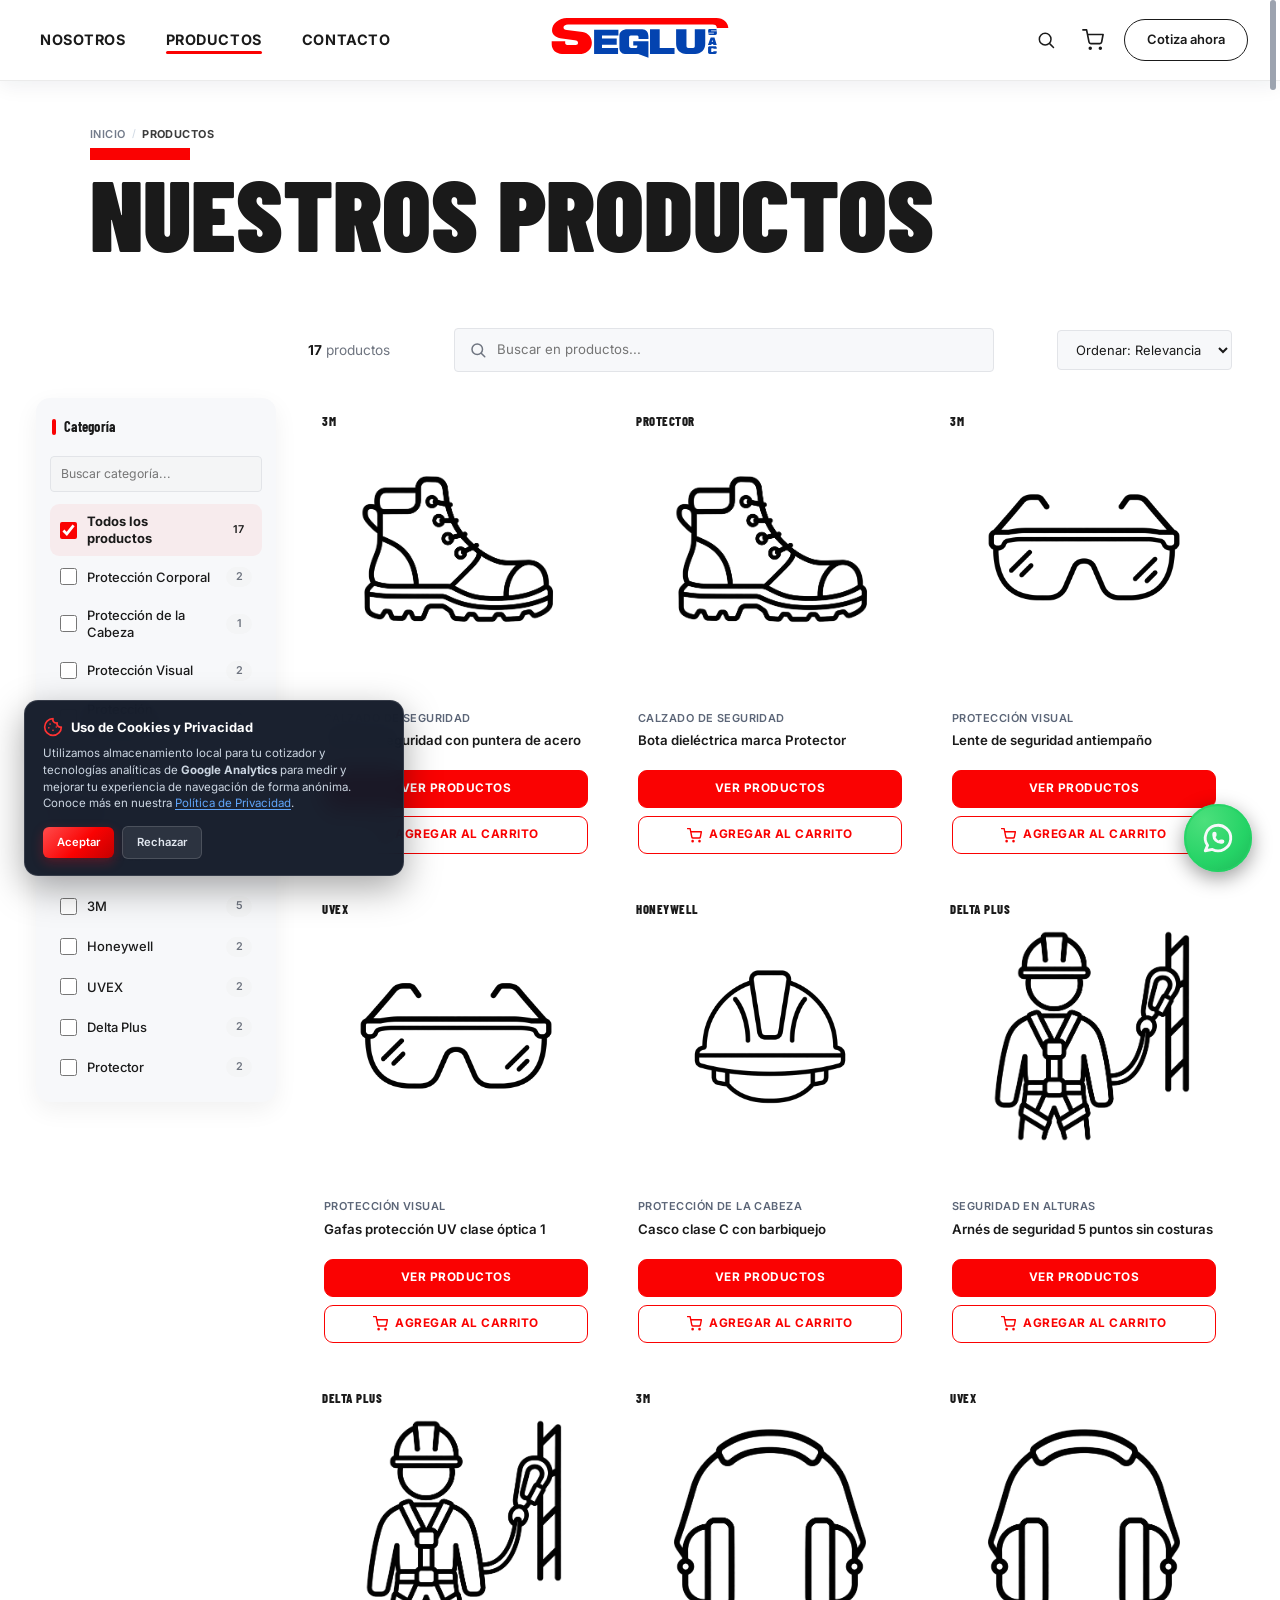
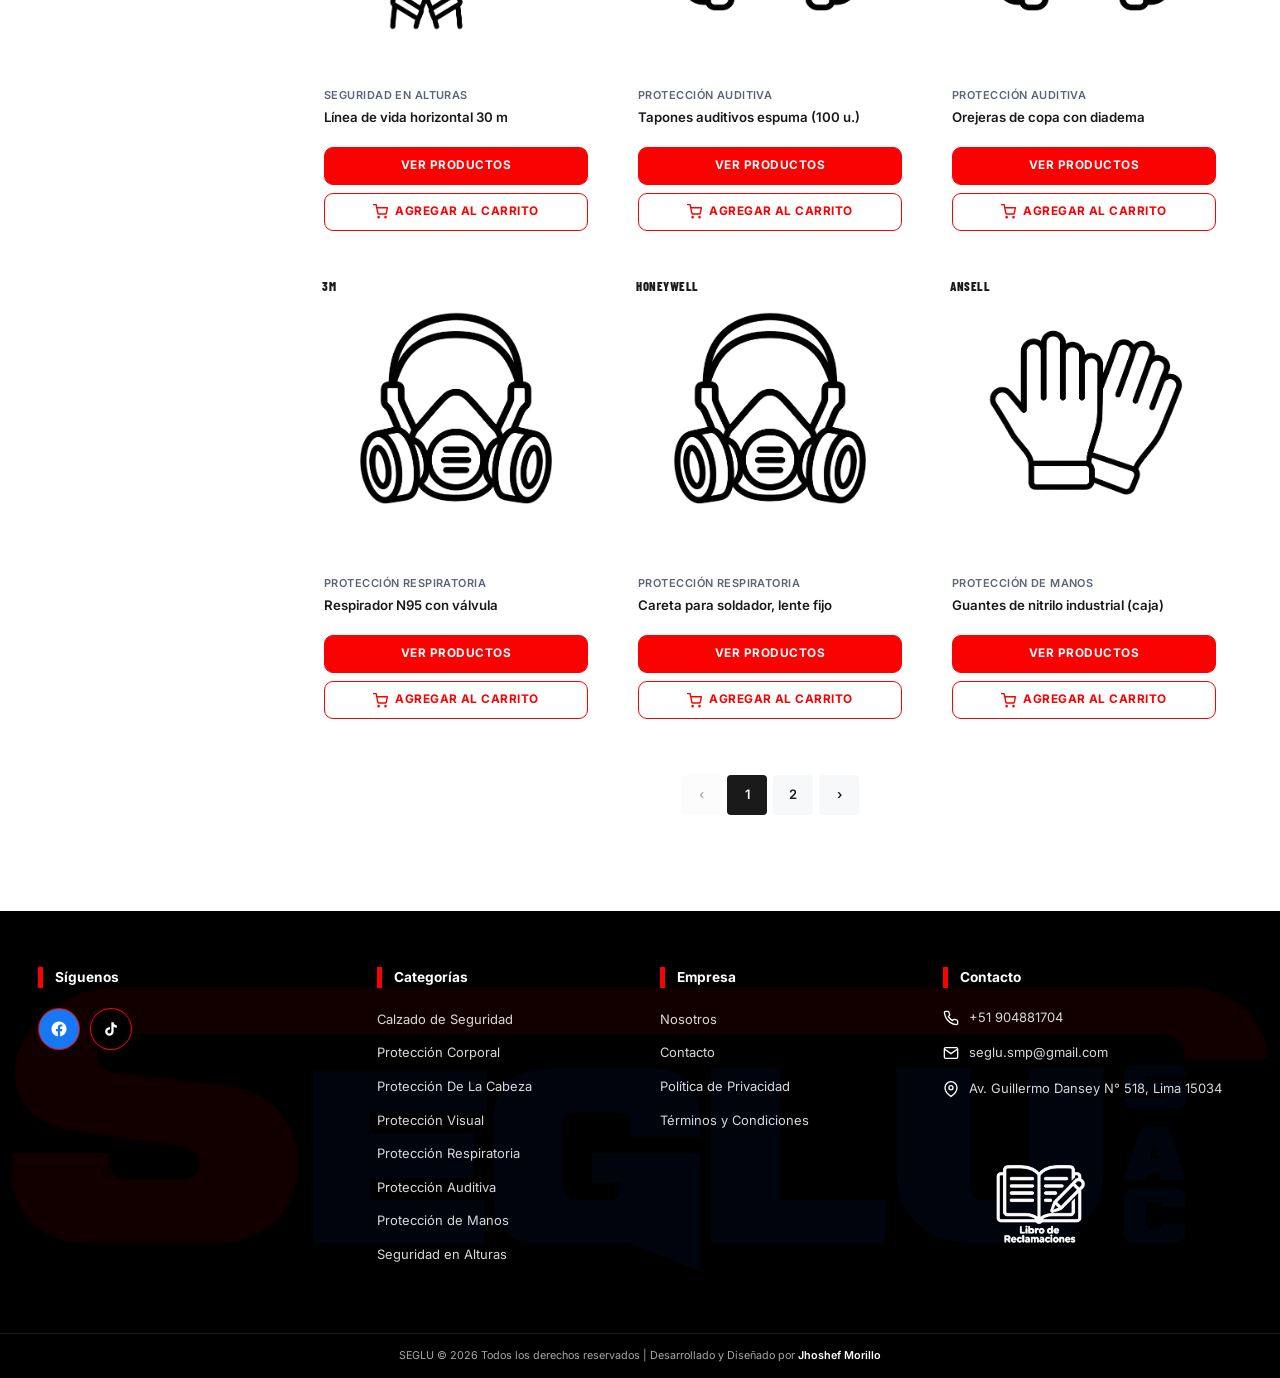
<file: productos.html>
<!doctype html>
<html lang="es">
  <head>
    <meta charset="UTF-8" />
    <meta name="viewport" content="width=device-width, initial-scale=1.0" />
    <title>Productos | SEGLU</title>
    <meta
      name="description"
      content="Calzado de seguridad, cascos, protección visual, respiratoria, corporal y en alturas. Marcas certificadas (3M, Honeywell, UVEX) con stock para entrega rápida. Cotiza online con SEGLU."
    />
    <link rel="canonical" href="https://seglu.com/productos.html" />

    <!-- Open Graph / Redes Sociales -->
    <meta property="og:type" content="website" />
    <meta property="og:url" content="https://seglu.com/productos.html" />
    <meta property="og:title" content="Productos | SEGLU" />
    <meta
      property="og:description"
      content="Calzado de seguridad, cascos, protección visual, respiratoria, corporal y en alturas. Marcas certificadas (3M, Honeywell, UVEX) con stock para entrega rápida. Cotiza online con SEGLU."
    />
    <meta property="og:image" content="https://seglu.com/assets/img/og/og-image.jpg" />
    <meta property="og:locale" content="es_PE" />
    <meta property="og:site_name" content="SEGLU SAC" />

    <!-- Twitter Cards -->
    <meta name="twitter:card" content="summary_large_image" />
    <meta name="twitter:title" content="Productos | SEGLU" />
    <meta
      name="twitter:description"
      content="Calzado de seguridad, cascos, protección visual, respiratoria, corporal y en alturas. Marcas certificadas (3M, Honeywell, UVEX) con stock para entrega rápida. Cotiza online con SEGLU."
    />
    <meta name="twitter:image" content="https://seglu.com/assets/img/og/og-image.jpg" />

    <!-- Migas de pan Schema.org (JSON-LD) -->
    <script type="application/ld+json">
    {
      "@context": "https://schema.org",
      "@type": "BreadcrumbList",
      "itemListElement": [
        {
          "@type": "ListItem",
          "position": 1,
          "name": "Inicio",
          "item": "https://seglu.com/"
        },
        {
          "@type": "ListItem",
          "position": 2,
          "name": "Productos",
          "item": "https://seglu.com/productos.html"
        }
      ]
    }
    </script>

    <!-- Favicon -->
    <link
      rel="icon"
      type="image/png"
      sizes="96x96"
      href="assets/img/favicon/favicon-96x96.png"
    />
    <link
      rel="icon"
      type="image/svg+xml"
      href="assets/img/favicon/favicon.svg"
    />
    <link
      rel="apple-touch-icon"
      href="assets/img/favicon/apple-touch-icon.png"
    />

    <!-- Fuentes locales (Barlow Condensed + Inter) -->
    <link rel="stylesheet" href="assets/css/fonts.css" />

    <link rel="stylesheet" href="assets/css/base.css" />
    <link rel="stylesheet" href="assets/css/componentes.css" />
    <link rel="stylesheet" href="assets/css/layout.css" />
    <link rel="stylesheet" href="assets/css/search.css" />
    <link rel="stylesheet" href="assets/css/carrito.css" />
    <link rel="stylesheet" href="assets/css/footer.css" />
    <link rel="stylesheet" href="assets/css/pages/productos.css" />
  </head>
  <body>
    <!-- ===== HEADER ===== -->
    <header class="site-header">
      <div class="site-header__inner container">
        <nav class="main-nav" aria-label="Navegación principal">
          <ul class="main-nav__list">
            <li>
              <a href="nosotros.html" class="main-nav__link">Nosotros</a>
            </li>
            <li>
              <a href="productos.html" class="main-nav__link is-active">Productos</a>
            </li>
            <li>
              <a href="contacto.html" class="main-nav__link">Contacto</a>
            </li>
          </ul>
        </nav>

        <a href="index.html" class="site-header__brand" aria-label="SEGLU — Inicio">
          <svg
            class="site-header__logo"
            xmlns="http://www.w3.org/2000/svg"
            viewBox="0 0 1600 533"
            width="150"
            height="50"
            role="img"
            aria-label="SEGLU SAC"
          >
            <title>SEGLU SAC</title>
            <!-- S roja con barra superior -->
            <path
              class="logo-s"
              fill="#FF0000"
              d="M150,70 L1480,70 C1540,70 1585,110 1585,160 L1483,160 C1483,138 1470,128 1445,128 L160,128 C135,128 120,140 120,155 C120,168 130,175 150,178 L290,195 C340,202 372,245 372,292 C372,345 335,385 280,390 L105,390 C55,390 15,355 15,305 L15,278 L135,278 L135,293 C135,305 147,311 160,311 L228,311 C242,311 249,303 249,291 C249,278 238,270 220,268 L90,250 C45,243 18,215 18,180 C18,120 80,70 150,70 Z"
            />
            <g class="logo-text" fill="#0343B0">
              <!-- E -->
              <path d="M392,175 H608 V226 H462 V253 H593 V309 H462 V337 H605 V390 H392 Z"/>
              <!-- G -->
              <path d="M690,172 H820 C855,172 875,200 875,235 V258 H787 V240 C787,232 780,227 772,227 H718 C708,227 703,235 703,245 V318 C703,330 710,337 722,337 H765 C773,337 776,330 776,322 V315 H740 V278 H875 V425 L785,390 H665 C635,390 617,365 617,335 V230 C617,195 645,172 690,172 Z"/>
              <!-- L -->
              <path d="M889,172 H975 V337 H1107 V390 H889 Z"/>
              <!-- U -->
              <path d="M1121,172 H1213 V320 C1213,331 1220,337 1230,337 H1272 C1282,337 1287,331 1287,320 V172 H1380 V300 C1380,355 1340,390 1290,390 H1210 C1160,390 1121,355 1121,300 Z"/>
              <!-- S (SAC) -->
              <path d="M1420,168 H1469 C1477,168 1483,172 1483,178 V182 H1432 V188 H1483 V212 C1483,218 1477,222 1469,222 H1420 C1412,222 1406,218 1406,212 V208 H1457 V202 H1406 V178 C1406,172 1412,168 1420,168 Z"/>
              <!-- A (SAC) -->
              <path fill-rule="evenodd" d="M1428,245 H1462 L1482,312 H1452 L1450,303 H1436 L1434,312 H1404 Z M1442,265 L1448,285 H1438 Z"/>
              <!-- C (SAC) -->
              <path d="M1420,322 H1468 C1476,322 1482,328 1482,336 V345 H1453 V342 C1453,340 1451,339 1449,339 H1438 C1435,339 1433,341 1433,344 V368 C1433,371 1435,373 1438,373 H1449 C1451,373 1453,371 1453,369 V366 H1482 V376 C1482,385 1476,390 1468,390 H1420 C1411,390 1405,385 1405,377 V335 C1405,327 1411,322 1420,322 Z"/>
            </g>
          </svg>
        </a>

        <div class="site-header__actions">
          <div class="search-box">
            <button
              class="search-toggle"
              aria-label="Abrir búsqueda"
              aria-expanded="false"
            >
              <svg
                width="20"
                height="20"
                viewBox="0 0 24 24"
                fill="none"
                stroke="currentColor"
                stroke-width="1.8"
                stroke-linecap="round"
                stroke-linejoin="round"
              >
                <circle cx="11" cy="11" r="7"></circle>
                <line x1="21" y1="21" x2="16.65" y2="16.65"></line>
              </svg>
            </button>
            <form
              class="search-form"
              role="search"
              action="productos.html"
              method="get"
            >
              <input
                type="search"
                name="q"
                class="search-input"
                placeholder="Buscar productos..."
                autocomplete="off"
              />
              <button type="submit" class="search-submit" aria-label="Buscar">
                <svg
                  xmlns="http://www.w3.org/2000/svg"
                  width="24"
                  height="24"
                  viewBox="0 0 24 24"
                  fill="none"
                  stroke="currentColor"
                  stroke-width="2"
                  stroke-linecap="round"
                  stroke-linejoin="round"
                >
                  <path stroke="none" d="M0 0h24v24H0z" fill="none"></path>
                  <path d="M3 10a7 7 0 1 0 14 0a7 7 0 1 0 -14 0"></path>
                  <path d="M21 21l-6 -6"></path>
                </svg>
              </button>
            </form>
          </div>

          <button
            type="button"
            class="cart-btn"
            data-cart-open
            aria-label="Ver carrito"
          >
            <svg
              width="22"
              height="22"
              viewBox="0 0 24 24"
              fill="none"
              stroke="currentColor"
              stroke-width="1.8"
              stroke-linecap="round"
              stroke-linejoin="round"
            >
              <circle cx="9" cy="21" r="1"></circle>
              <circle cx="20" cy="21" r="1"></circle>
              <path
                d="M1 1h4l2.68 13.39a2 2 0 0 0 2 1.61h9.72a2 2 0 0 0 2-1.61L23 6H6"
              ></path>
            </svg>
            <span class="cart-btn__badge" data-cart-badge hidden>0</span>
          </button>

          <a
            href="https://wa.me/51904881704?text=Hola%2C%20SEGLU.%20Vengo%20de%20tu%20p%C3%A1gina%20web%20y%20me%20gustar%C3%ADa%20solicitar%20una%20cotizaci%C3%B3n.%20%C2%A1Muchas%20gracias%21"
            target="_blank"
            rel="noopener"
            class="header-cta"
          >
            Cotiza ahora
          </a>

          <button
            class="hamburger"
            aria-label="Abrir menú"
            aria-expanded="false"
          >
            <svg
              class="hamburger__icon"
              viewBox="0 0 24 24"
              fill="none"
              aria-hidden="true"
            >
              <line x1="3" y1="6" x2="21" y2="6"></line>
              <line x1="5" y1="12" x2="19" y2="12"></line>
              <line x1="3" y1="18" x2="21" y2="18"></line>
            </svg>
          </button>
        </div>
      </div>
    </header>

    <main>
      <!-- ===== BANNER ===== -->
      <section class="page-banner reveal">
        <div class="container">
          <nav class="page-breadcrumb" aria-label="Ruta de navegación">
            <a href="index.html" class="page-breadcrumb__link">INICIO</a>
            <span class="page-breadcrumb__sep">/</span>
            <a href="productos.html" class="page-breadcrumb__current" aria-current="page">PRODUCTOS</a>
          </nav>
          <span class="page-banner__bar"></span>
          <h1 class="page-banner__title">Nuestros Productos</h1>
        </div>
      </section>

      <!-- ===== FILTROS + GRILLA ===== -->
      <div class="catalog container" id="catalogo">
        <aside
          class="catalog-filters"
          id="cat-filtros"
          aria-label="Filtros de productos"
        >
          <div class="catalog-filters__backdrop" data-filters-close></div>
          <div class="catalog-filters__sheet">
            <div class="catalog-filters__head">
              <span class="catalog-filters__head-title">Filtros</span>
              <button
                type="button"
                class="catalog-filters__close"
                data-filters-close
                aria-label="Cerrar filtros"
              >
                <svg
                  width="18"
                  height="18"
                  viewBox="0 0 24 24"
                  fill="none"
                  stroke="currentColor"
                  stroke-width="2.5"
                  stroke-linecap="round"
                >
                  <line x1="18" y1="6" x2="6" y2="18" />
                  <line x1="6" y1="6" x2="18" y2="18" />
                </svg>
              </button>
            </div>

            <!-- Categoría -->
            <div class="catalog-filters__block">
              <h2 class="catalog-filters__title">Categoría</h2>
              <div class="catalog-filter-search">
                <input
                  type="search"
                  placeholder="Buscar categoría..."
                  data-search-category
                  aria-label="Buscar categoría"
                  autocomplete="off"
                />
              </div>
              <div class="catalog-filter-list" data-categories></div>
            </div>

            <!-- Marcas -->
            <div class="catalog-filters__block">
              <h2 class="catalog-filters__title">Marcas</h2>
              <div class="catalog-filter-search">
                <input
                  type="search"
                  placeholder="Buscar marca..."
                  data-search-brand
                  aria-label="Buscar marca"
                  autocomplete="off"
                />
              </div>
              <div class="catalog-filter-list" data-brands></div>
            </div>

            <button
              type="button"
              class="catalog-filters__done"
              data-filters-done
            >
              Ver resultados
            </button>
          </div>
        </aside>

        <section class="catalog-main" aria-label="Listado de productos">
          <div class="catalog-toolbar">
            <p class="catalog-toolbar__count" data-count></p>
            <div class="catalog-toolbar__search">
              <svg
                width="18"
                height="18"
                viewBox="0 0 24 24"
                fill="none"
                stroke="currentColor"
                stroke-width="2"
                stroke-linecap="round"
                stroke-linejoin="round"
              >
                <circle cx="11" cy="11" r="7"></circle>
                <line x1="21" y1="21" x2="16.65" y2="16.65"></line>
              </svg>
              <input
                type="search"
                data-search
                placeholder="Buscar en productos..."
                aria-label="Buscar en productos"
                autocomplete="off"
              />
            </div>
            <select
              class="catalog-toolbar__sort"
              data-sort
              aria-label="Ordenar productos"
            >
              <option value="relevancia">Ordenar: Relevancia</option>
              <option value="nombre-asc">Nombre: A - Z</option>
              <option value="nombre-desc">Nombre: Z - A</option>
            </select>
          </div>

          <div class="catalog-grid" data-grid></div>

          <nav
            class="catalog-pagination"
            data-pagination
            aria-label="Paginación de productos"
          ></nav>

          <div class="catalog-empty" data-empty style="display: none">
            <h3>No encontramos productos</h3>
            <p>Prueba con otros filtros o limpia la búsqueda.</p>
            <button type="button" class="catalog-empty__reset" data-reset>
              Limpiar filtros
            </button>
          </div>
        </section>
      </div>
    </main>

    <!-- ===== FOOTER ===== -->
<div data-footer></div>
    <!-- Botón flotante de filtros (celular): abre la ventana lateral -->
    <button
      type="button"
      class="catalog-filters-float"
      data-filters-toggle
      aria-label="Abrir filtros de categorías y marcas"
      aria-expanded="false"
      aria-controls="cat-filtros"
    >
      <svg
        width="22"
        height="22"
        viewBox="0 0 24 24"
        fill="none"
        stroke="currentColor"
        stroke-width="2"
        stroke-linecap="round"
        stroke-linejoin="round"
      >
        <polygon points="22 3 2 3 10 12.46 10 19 14 21 14 12.46 22 3"></polygon>
      </svg>
    </button>

    <!-- WhatsApp flotante -->
    <a
      href="https://wa.me/51904881704?text=Hola%2C%20SEGLU.%20Vengo%20de%20tu%20p%C3%A1gina%20web%20y%20me%20gustar%C3%ADa%20solicitar%20una%20cotizaci%C3%B3n.%20%C2%A1Muchas%20gracias%21"
      target="_blank"
      rel="noopener"
      class="whatsapp-float"
      aria-label="Escríbenos por WhatsApp"
    >
      <svg
        xmlns="http://www.w3.org/2000/svg"
        width="24"
        height="24"
        viewBox="0 0 24 24"
        fill="none"
        stroke="currentColor"
        stroke-width="2"
        stroke-linecap="round"
        stroke-linejoin="round"
        class="icon icon-tabler icons-tabler-outline icon-tabler-brand-whatsapp"
      >
        <path stroke="none" d="M0 0h24v24H0z" fill="none"></path>
        <path d="M3 21l1.65 -3.8a9 9 0 1 1 3.4 2.9l-5.05 .9"></path>
        <path
          d="M9 10a.5 .5 0 0 0 1 0v-1a.5 .5 0 0 0 -1 0v1a5 5 0 0 0 5 5h1a.5 .5 0 0 0 0 -1h-1a.5 .5 0 0 0 0 1"
        ></path>
      </svg>
      <span class="whatsapp-float__tip">¿Necesitas ayuda? Conversemos</span>
    </a>

    <!-- Carrito lateral -->
    <div class="cart-drawer" data-cart-drawer aria-hidden="true">
      <div class="cart-drawer__overlay" data-cart-backdrop></div>
      <aside class="cart-drawer__panel">
        <header class="cart-drawer__head">
          <h2 class="cart-drawer__title">
            Mi Pedido <span data-cart-count>0</span>
          </h2>
          <button
            type="button"
            class="cart-drawer__close"
            data-cart-close
            aria-label="Cerrar carrito"
          >
            ×
          </button>
        </header>
        <div class="cart-drawer__body" data-cart-body></div>
        <footer class="cart-drawer__foot">
          <a
            href="carrito.html"
            class="cart-drawer__view-cart"
            data-cart-page
            aria-label="Ver carrito"
          >
            <svg width="20" height="20" viewBox="0 0 24 24" fill="none" stroke="currentColor" stroke-width="2" stroke-linecap="round" stroke-linejoin="round">
              <circle cx="9" cy="21" r="1"></circle>
              <circle cx="20" cy="21" r="1"></circle>
              <path d="M1 1h4l2.68 13.39a2 2 0 0 0 2 1.61h9.72a2 2 0 0 0 2-1.61L23 6H6"></path>
            </svg>
            Ver carrito
          </a>
          <a
            class="cart-drawer__wa is-disabled"
            data-cart-wa
            target="_blank"
            rel="noopener"
            aria-label="Enviar pedido por WhatsApp"
          >
            <svg width="20" height="20" viewBox="0 0 24 24" fill="currentColor">
              <path
                d="M17.472 14.382c-.297-.149-1.758-.867-2.03-.967-.273-.099-.471-.148-.67.15-.197.297-.767.966-.94 1.164-.173.199-.347.223-.644.075-.297-.15-1.255-.463-2.39-1.475-.883-.788-1.48-1.761-1.653-2.059-.173-.297-.018-.458.13-.606.134-.133.298-.347.446-.52.149-.174.198-.298.298-.497.099-.198.05-.371-.025-.52-.075-.149-.669-1.612-.916-2.207-.242-.579-.487-.5-.669-.51-.173-.008-.371-.01-.57-.01-.198 0-.52.074-.792.372-.272.297-1.04 1.016-1.04 2.479 0 1.462 1.065 2.875 1.213 3.074.149.198 2.096 3.2 5.077 4.487.709.306 1.262.489 1.694.625.712.227 1.36.195 1.871.118.571-.085 1.758-.719 2.006-1.413.248-.694.248-1.289.173-1.413-.074-.124-.272-.198-.57-.347m-5.421 7.403h-.004a9.87 9.87 0 0 1-5.031-1.378l-.361-.214-3.741.982.998-3.648-.235-.374a9.86 9.86 0 0 1-1.51-5.26c.001-5.45 4.436-9.884 9.888-9.884 2.64 0 5.122 1.03 6.988 2.898a9.825 9.825 0 0 1 2.893 6.994c-.003 5.45-4.437 9.884-9.885 9.884m8.413-18.297A11.815 11.815 0 0 0 12.05 0C5.495 0 .16 5.335.157 11.892c0 2.096.547 4.142 1.588 5.945L.057 24l6.305-1.654a11.882 11.882 0 0 0 5.683 1.448h.005c6.554 0 11.89-5.335 11.893-11.893a11.821 11.821 0 0 0-3.48-8.413Z"
              />
            </svg>
            Cotizar por WhatsApp
          </a>
        </footer>
      </aside>
    </div>

    <script src="assets/js/config.js"></script>
    <script src="assets/js/catalog.js"></script>
    <script src="assets/js/main.js"></script>
    <script src="assets/js/search.js"></script>
    <script src="assets/js/carrito.js"></script>
    <script src="assets/js/footer.js"></script>
    <script src="assets/js/productos.js"></script>

    <!-- Script para la animación de aparición al cargar/bajar -->
    <script>
      document.addEventListener("DOMContentLoaded", function () {
        let lastScrollY = window.scrollY;
        window.addEventListener(
          "scroll",
          function () {
            lastScrollY = window.scrollY;
          },
          { passive: true },
        );

        const observerOptions = {
          root: null,
          rootMargin: "0px",
          threshold: 0.15,
        };

        // Anima cuando BAJAS o en la carga inicial. Al subir se muestran
        // sin transición para que no se vean movimientos raros.
        const observer = new IntersectionObserver((entries) => {
          const down = window.scrollY + 1 > lastScrollY;
          entries.forEach((entry) => {
            if (entry.isIntersecting) {
              if (down) {
                entry.target.classList.remove("no-transition");
                entry.target.classList.add("is-visible");
              } else {
                entry.target.classList.add("is-visible", "no-transition");
              }
            }
          });
        }, observerOptions);

        document
          .querySelectorAll(".reveal")
          .forEach((el) => observer.observe(el));
      });
    </script>

    <!-- Botón de filtros (solo móvil): abre/cierra el desplegable -->
    <script>
      document.addEventListener("DOMContentLoaded", function () {
        const toggle = document.querySelector("[data-filters-toggle]");
        const panel = document.getElementById("cat-filtros");
        const cerrarHits = panel
          ? panel.querySelectorAll("[data-filters-close]")
          : [];
        const doneBtn = panel && panel.querySelector("[data-filters-done]");
        if (!toggle || !panel) return;

        function abrir() {
          panel.classList.add("is-open");
          toggle.setAttribute("aria-expanded", "true");
          toggle.classList.add("is-active");
          panel.scrollTop = 0;
        }

        function cerrar(scrollAProductos = true) {
          panel.classList.remove("is-open");
          toggle.setAttribute("aria-expanded", "false");
          toggle.classList.remove("is-active");

          if (scrollAProductos) {
            const catalogoEl =
              document.querySelector(".catalog-main") ||
              document.getElementById("catalogo");
            if (catalogoEl) {
              const headerOffset = 80;
              const targetY =
                window.pageYOffset +
                catalogoEl.getBoundingClientRect().top -
                headerOffset;
              window.scrollTo({
                top: Math.max(0, targetY),
                behavior: "smooth",
              });
            }
          }
        }

        toggle.addEventListener("click", function () {
          if (panel.classList.contains("is-open")) cerrar(false);
          else abrir();
        });

        cerrarHits.forEach((el) => el.addEventListener("click", () => cerrar(true)));
        if (doneBtn) doneBtn.addEventListener("click", () => cerrar(true));

        document.addEventListener("keydown", function (e) {
          if (e.key === "Escape") cerrar(false);
        });
      });
    </script>
  </body>
</html>
</file>
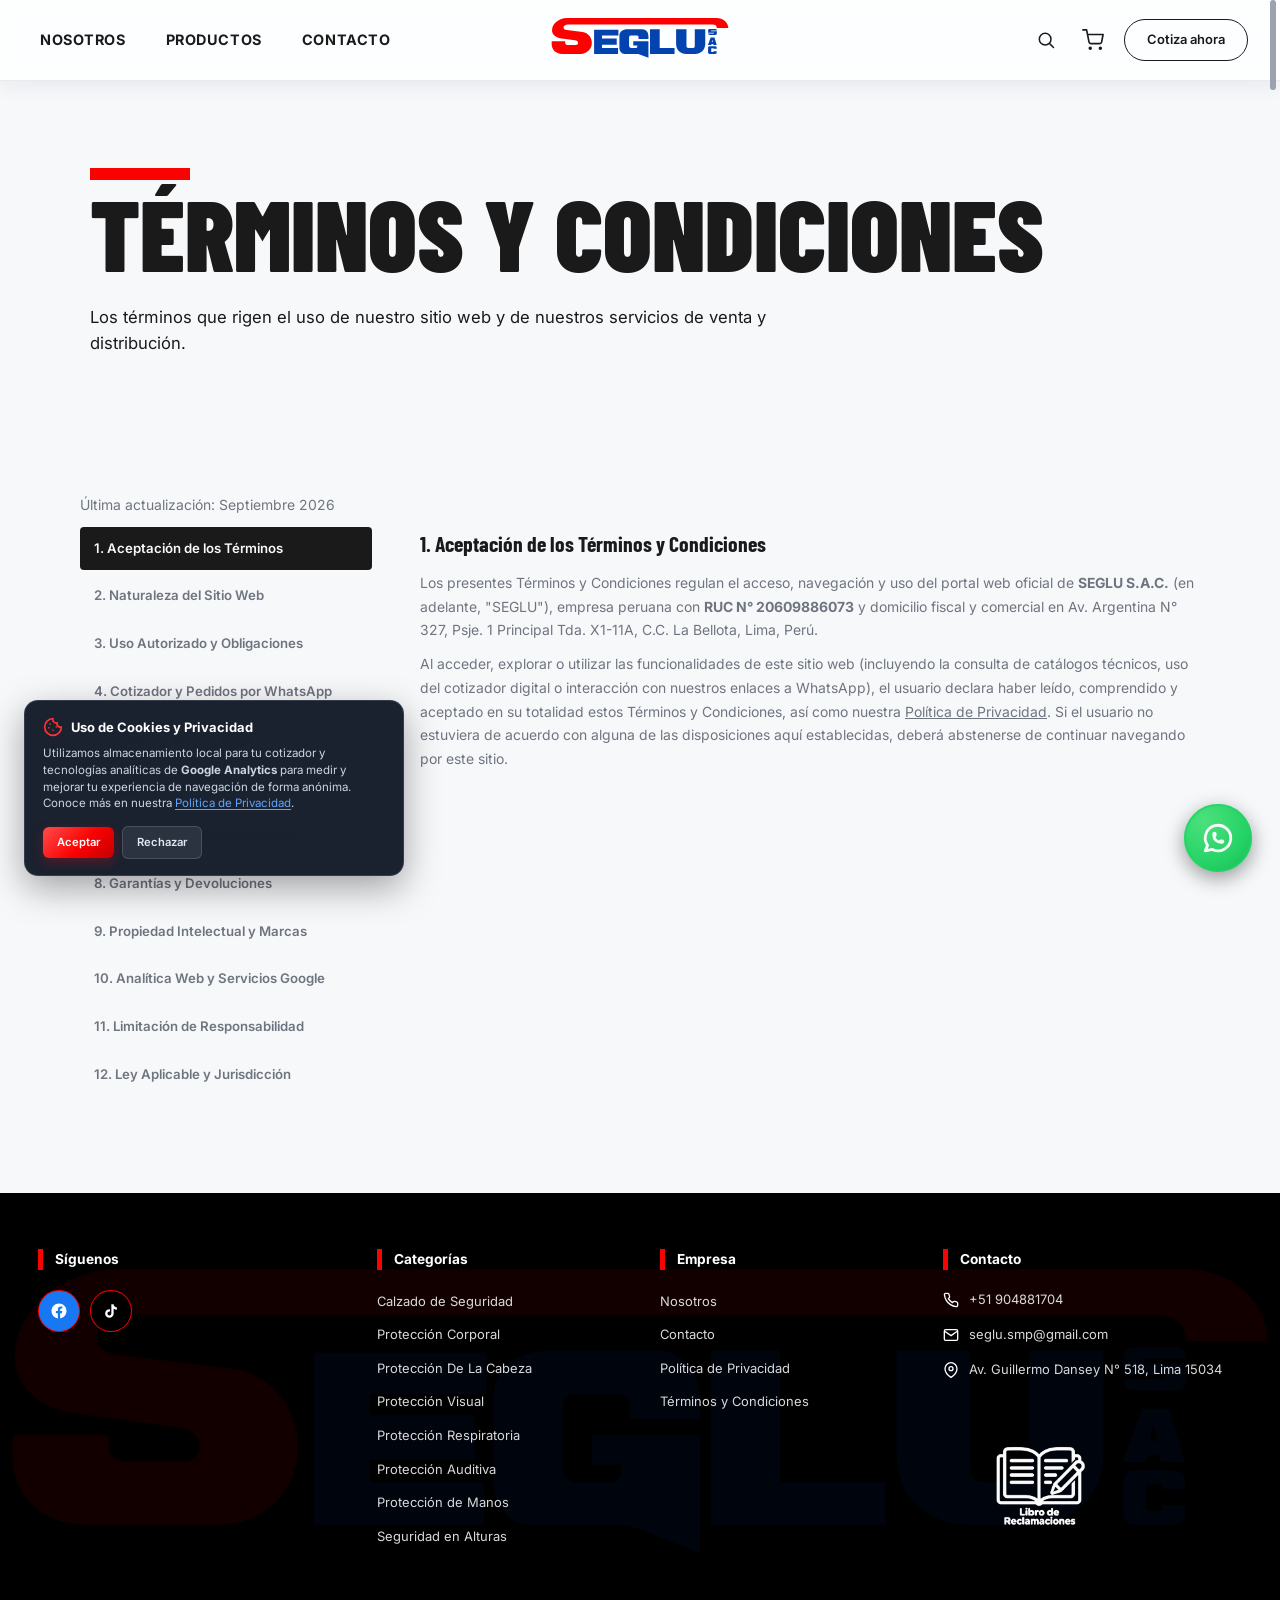
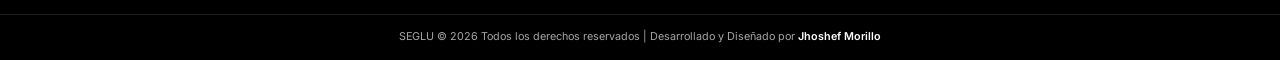
<file: terminos-condiciones.html>
<!doctype html>
<html lang="es">
  <head>
    <meta charset="UTF-8" />
    <meta name="viewport" content="width=device-width, initial-scale=1.0" />
    <title>Términos y Condiciones | SEGLU</title>
    <meta
      name="description"
      content="Términos y condiciones de uso del sitio web y de los servicios de venta de SEGLU."
    />
    <link rel="canonical" href="https://seglu.com/terminos-condiciones.html" />

    <link
      rel="icon"
      type="image/png"
      sizes="96x96"
      href="assets/img/favicon/favicon-96x96.png"
    />
    <link
      rel="icon"
      type="image/svg+xml"
      href="assets/img/favicon/favicon.svg"
    />
    <link
      rel="apple-touch-icon"
      href="assets/img/favicon/apple-touch-icon.png"
    />

    <meta property="og:title" content="Términos y Condiciones | SEGLU" />
    <meta
      property="og:description"
      content="Términos y condiciones de uso del sitio y de los servicios."
    />
    <meta property="og:type" content="website" />
    <meta property="og:image" content="https://seglu.com/assets/img/og/og-image.jpg" />

    <!-- Fuentes locales (Barlow Condensed + Inter) -->
    <link rel="stylesheet" href="assets/css/fonts.css" />

    <link rel="stylesheet" href="assets/css/base.css" />
    <link rel="stylesheet" href="assets/css/componentes.css" />
    <link rel="stylesheet" href="assets/css/layout.css" />
    <link rel="stylesheet" href="assets/css/search.css" />
    <link rel="stylesheet" href="assets/css/carrito.css" />
    <link rel="stylesheet" href="assets/css/footer.css" />
    <link rel="stylesheet" href="assets/css/pages/legal.css" />
  </head>
  <body>
    <header class="site-header">
      <div class="site-header__inner container">
        <nav class="main-nav" aria-label="Navegación principal">
          <ul class="main-nav__list">
            <li>
              <a href="nosotros.html" class="main-nav__link">Nosotros</a>
            </li>
            <li>
              <a href="productos.html" class="main-nav__link">Productos</a>
            </li>
            <li>
              <a href="contacto.html" class="main-nav__link">Contacto</a>
            </li>
          </ul>
        </nav>

        <a href="index.html" class="site-header__brand" aria-label="SEGLU — Inicio">
          <svg
            class="site-header__logo"
            xmlns="http://www.w3.org/2000/svg"
            viewBox="0 0 1600 533"
            width="150"
            height="50"
            role="img"
            aria-label="SEGLU SAC"
          >
            <title>SEGLU SAC</title>
            <!-- S roja con barra superior -->
            <path
              class="logo-s"
              fill="#FF0000"
              d="M150,70 L1480,70 C1540,70 1585,110 1585,160 L1483,160 C1483,138 1470,128 1445,128 L160,128 C135,128 120,140 120,155 C120,168 130,175 150,178 L290,195 C340,202 372,245 372,292 C372,345 335,385 280,390 L105,390 C55,390 15,355 15,305 L15,278 L135,278 L135,293 C135,305 147,311 160,311 L228,311 C242,311 249,303 249,291 C249,278 238,270 220,268 L90,250 C45,243 18,215 18,180 C18,120 80,70 150,70 Z"
            />
            <g class="logo-text" fill="#0343B0">
              <!-- E -->
              <path d="M392,175 H608 V226 H462 V253 H593 V309 H462 V337 H605 V390 H392 Z"/>
              <!-- G -->
              <path d="M690,172 H820 C855,172 875,200 875,235 V258 H787 V240 C787,232 780,227 772,227 H718 C708,227 703,235 703,245 V318 C703,330 710,337 722,337 H765 C773,337 776,330 776,322 V315 H740 V278 H875 V425 L785,390 H665 C635,390 617,365 617,335 V230 C617,195 645,172 690,172 Z"/>
              <!-- L -->
              <path d="M889,172 H975 V337 H1107 V390 H889 Z"/>
              <!-- U -->
              <path d="M1121,172 H1213 V320 C1213,331 1220,337 1230,337 H1272 C1282,337 1287,331 1287,320 V172 H1380 V300 C1380,355 1340,390 1290,390 H1210 C1160,390 1121,355 1121,300 Z"/>
              <!-- S (SAC) -->
              <path d="M1420,168 H1469 C1477,168 1483,172 1483,178 V182 H1432 V188 H1483 V212 C1483,218 1477,222 1469,222 H1420 C1412,222 1406,218 1406,212 V208 H1457 V202 H1406 V178 C1406,172 1412,168 1420,168 Z"/>
              <!-- A (SAC) -->
              <path fill-rule="evenodd" d="M1428,245 H1462 L1482,312 H1452 L1450,303 H1436 L1434,312 H1404 Z M1442,265 L1448,285 H1438 Z"/>
              <!-- C (SAC) -->
              <path d="M1420,322 H1468 C1476,322 1482,328 1482,336 V345 H1453 V342 C1453,340 1451,339 1449,339 H1438 C1435,339 1433,341 1433,344 V368 C1433,371 1435,373 1438,373 H1449 C1451,373 1453,371 1453,369 V366 H1482 V376 C1482,385 1476,390 1468,390 H1420 C1411,390 1405,385 1405,377 V335 C1405,327 1411,322 1420,322 Z"/>
            </g>
          </svg>
        </a>

        <div class="site-header__actions">
          <div class="search-box">
            <button
              class="search-toggle"
              aria-label="Abrir búsqueda"
              aria-expanded="false"
            >
              <svg
                width="20"
                height="20"
                viewBox="0 0 24 24"
                fill="none"
                stroke="currentColor"
                stroke-width="1.8"
                stroke-linecap="round"
                stroke-linejoin="round"
              >
                <circle cx="11" cy="11" r="7"></circle>
                <line x1="21" y1="21" x2="16.65" y2="16.65"></line>
              </svg>
            </button>
            <form
              class="search-form"
              role="search"
              action="productos.html"
              method="get"
            >
              <input
                type="search"
                name="q"
                class="search-input"
                placeholder="Buscar productos..."
                autocomplete="off"
              />
              <button type="submit" class="search-submit" aria-label="Buscar">
                <svg
                  xmlns="http://www.w3.org/2000/svg"
                  width="24"
                  height="24"
                  viewBox="0 0 24 24"
                  fill="none"
                  stroke="currentColor"
                  stroke-width="2"
                  stroke-linecap="round"
                  stroke-linejoin="round"
                >
                  <path stroke="none" d="M0 0h24v24H0z" fill="none"></path>
                  <path d="M3 10a7 7 0 1 0 14 0a7 7 0 1 0 -14 0"></path>
                  <path d="M21 21l-6 -6"></path>
                </svg>
              </button>
            </form>
          </div>

          <button
            type="button"
            class="cart-btn"
            data-cart-open
            aria-label="Ver carrito"
          >
            <svg
              width="22"
              height="22"
              viewBox="0 0 24 24"
              fill="none"
              stroke="currentColor"
              stroke-width="1.8"
              stroke-linecap="round"
              stroke-linejoin="round"
            >
              <circle cx="9" cy="21" r="1"></circle>
              <circle cx="20" cy="21" r="1"></circle>
              <path
                d="M1 1h4l2.68 13.39a2 2 0 0 0 2 1.61h9.72a2 2 0 0 0 2-1.61L23 6H6"
              ></path>
            </svg>
            <span class="cart-btn__badge" data-cart-badge hidden>0</span>
          </button>

          <a
            href="https://wa.me/51904881704?text=Hola%2C%20SEGLU.%20Vengo%20de%20tu%20p%C3%A1gina%20web%20y%20me%20gustar%C3%ADa%20solicitar%20una%20cotizaci%C3%B3n.%20%C2%A1Muchas%20gracias%21"
            target="_blank"
            rel="noopener"
            class="header-cta"
          >
            Cotiza ahora
          </a>

          <button
            class="hamburger"
            aria-label="Abrir menú"
            aria-expanded="false"
          >
            <svg
              class="hamburger__icon"
              viewBox="0 0 24 24"
              fill="none"
              aria-hidden="true"
            >
              <line x1="3" y1="6" x2="21" y2="6"></line>
              <line x1="5" y1="12" x2="19" y2="12"></line>
              <line x1="3" y1="18" x2="21" y2="18"></line>
            </svg>
          </button>
        </div>
      </div>
    </header>

    <main>
      <section class="legal-banner reveal">
        <div class="container">
          <span class="legal-banner__bar"></span>
          <h1 class="legal-banner__title">Términos y Condiciones</h1>
          <p class="legal-banner__sub">
            Los términos que rigen el uso de nuestro sitio web y de nuestros
            servicios de venta y distribución.
          </p>
        </div>
      </section>

      <section class="legal-content">
        <div class="container">
          <p class="legal-content__lastupdated">
            Última actualización: Septiembre 2026
          </p>

          <div class="legal-accordion" data-legal-accordion>
            <!-- Lista de puntos (izquierda) -->
            <nav
              class="legal-accordion__nav"
              aria-label="Secciones de los términos y condiciones"
            >
              <button
                class="legal-accordion__navitem is-active"
                data-target="t1"
              >
                1. Aceptación de los Términos
              </button>
              <button class="legal-accordion__navitem" data-target="t2">
                2. Naturaleza del Sitio Web
              </button>
              <button class="legal-accordion__navitem" data-target="t3">
                3. Uso Autorizado y Obligaciones
              </button>
              <button class="legal-accordion__navitem" data-target="t4">
                4. Cotizador y Pedidos por WhatsApp
              </button>
              <button class="legal-accordion__navitem" data-target="t5">
                5. Precios, Stock y Validez
              </button>
              <button class="legal-accordion__navitem" data-target="t6">
                6. Pagos y Facturación Electrónica
              </button>
              <button class="legal-accordion__navitem" data-target="t7">
                7. Envíos y Despachos Nacionales
              </button>
              <button class="legal-accordion__navitem" data-target="t8">
                8. Garantías y Devoluciones
              </button>
              <button class="legal-accordion__navitem" data-target="t9">
                9. Propiedad Intelectual y Marcas
              </button>
              <button class="legal-accordion__navitem" data-target="t10">
                10. Analítica Web y Servicios Google
              </button>
              <button class="legal-accordion__navitem" data-target="t11">
                11. Limitación de Responsabilidad
              </button>
              <button class="legal-accordion__navitem" data-target="t12">
                12. Ley Aplicable y Jurisdicción
              </button>
            </nav>

            <!-- Contenido (derecha) -->
            <div class="legal-accordion__panel">
              <div class="legal-block" id="t1">
                <h2>1. Aceptación de los Términos y Condiciones</h2>
                <p>
                  Los presentes Términos y Condiciones regulan el acceso, navegación y uso del portal web oficial de <strong>SEGLU S.A.C.</strong> (en adelante, "SEGLU"), empresa peruana con <strong>RUC N° 20609886073</strong> y domicilio fiscal y comercial en Av. Argentina N° 327, Psje. 1 Principal Tda. X1-11A, C.C. La Bellota, Lima, Perú.
                </p>
                <p>
                  Al acceder, explorar o utilizar las funcionalidades de este sitio web (incluyendo la consulta de catálogos técnicos, uso del cotizador digital o interacción con nuestros enlaces a WhatsApp), el usuario declara haber leído, comprendido y aceptado en su totalidad estos Términos y Condiciones, así como nuestra <a href="politica-privacidad.html" style="color: var(--color-primary); text-decoration: underline;">Política de Privacidad</a>. Si el usuario no estuviera de acuerdo con alguna de las disposiciones aquí establecidas, deberá abstenerse de continuar navegando por este sitio.
                </p>
              </div>

              <div class="legal-block" id="t2" hidden>
                <h2>2. Naturaleza del Sitio Web y Catálogo Digital de EPP</h2>
                <p>
                  El portal web de SEGLU es una plataforma digital de información técnica, exhibición comercial de Equipos de Protección Personal (EPP), seguridad industrial, calzado de trabajo y suministros certificados para diversos rubros productivos (minería, construcción, industria, salud y servicios generales).
                </p>
                <p>
                  <strong>No es una pasarela de pago directo:</strong> Este sitio web no procesa cargos a tarjetas de crédito, débito ni pagos bancarios en línea de forma automática. Toda solicitud comercial o lista de productos se gestiona como una solicitud de cotización formal atendida de manera personalizada por nuestro equipo de ventas a través de nuestros canales oficiales de WhatsApp, correo electrónico o directamente en nuestra tienda física.
                </p>
              </div>

              <div class="legal-block" id="t3" hidden>
                <h2>3. Uso Autorizado del Portal y Obligaciones del Usuario</h2>
                <p>
                  El usuario se compromete a hacer un uso diligente, correcto y lícito del sitio web y de todos los servicios ofrecidos, absteniéndose de:
                </p>
                <ul>
                  <li>Utilizar el portal con fines contrarios a la ley, a la moral, al orden público o a los presentes Términos y Condiciones.</li>
                  <li>Efectuar cualquier acto que pueda dañar, inutilizar, sobrecargar o deteriorar el portal o impedir su normal utilización por parte de otros usuarios.</li>
                  <li>Realizar actividades de extracción automatizada de datos (web scraping, spiders o robots) sobre las imágenes, precios o fichas técnicas sin la previa autorización por escrito de SEGLU.</li>
                  <li>Introducir o difundir virus informáticos, malware o cualquier otro sistema físico o lógico que sea susceptible de provocar daños en los sistemas del portal o de terceros.</li>
                </ul>
              </div>

              <div class="legal-block" id="t4" hidden>
                <h2>4. Cotizador Web y Envío de Solicitudes vía WhatsApp</h2>
                <p>
                  El sitio web pone a disposición del usuario un <strong>Carrito de Cotización Interactivo</strong> concebido como una herramienta ágil para seleccionar modelos, tallas, colores y cantidades estimadas:
                </p>
                <ul>
                  <li>
                    <strong>Almacenamiento en el dispositivo:</strong> Los artículos agregados se almacenan únicamente en la memoria local de su propio navegador web (LocalStorage bajo la clave <code>seglu_cart_v1</code>). No se requiere crear cuenta con contraseña ni compartir información personal para armar su pedido.
                  </li>
                  <li>
                    <strong>Generación del mensaje:</strong> Al presionar el botón <em>"Pedir por WhatsApp"</em> o <em>"Cotizar Carrito"</em>, el sistema estructura un texto resumen predeterminado con los códigos y descripciones de los productos seleccionados y abre la interfaz de WhatsApp Web o la aplicación móvil de WhatsApp en su dispositivo.
                  </li>
                  <li>
                    <strong>Naturaleza de la solicitud:</strong> El envío del mensaje a través de WhatsApp constituye una solicitud formal de proforma o cotización; no perfecciona por sí mismo una compraventa vinculante hasta que el asesor comercial confirme disponibilidad física, condiciones comerciales y se emita el comprobante de pago correspondiente.
                  </li>
                </ul>
              </div>

              <div class="legal-block" id="t5" hidden>
                <h2>5. Precios, Stock y Validez de las Cotizaciones</h2>
                <p>
                  Las condiciones comerciales de los productos comercializados por SEGLU se rigen por las siguientes pautas:
                </p>
                <ul>
                  <li>
                    <strong>Precios referenciales:</strong> Los precios o referencias monetarias mostrados en la plataforma web son informativos y corresponden a valores de referencia comercial en moneda nacional (Soles - PEN), pudiendo estar sujetos o no a la inclusión del Impuesto General a las Ventas (IGV - 18%), lo cual se especifica de forma expresa en la cotización formal emitida por el asesor.
                  </li>
                  <li>
                    <strong>Disponibilidad de stock:</strong> Dada la alta rotación de equipos de protección personal y calzado de seguridad, el stock físico se valida en tiempo real al momento de la comunicación directa con el asesor de ventas. En caso de agotamiento temporal de una talla o modelo, SEGLU ofrecerá alternativas técnicas equivalentes o plazos de reposición de fábrica.
                  </li>
                  <li>
                    <strong>Vigencia de cotizaciones:</strong> Las proformas formales emitidas por nuestros asesores tienen un periodo de vigencia expresamente consignado en el documento (habitualmente entre 3 y 15 días calendario), sujeto a variaciones del tipo de cambio o reajustes del fabricante.
                  </li>
                </ul>
              </div>

              <div class="legal-block" id="t6" hidden>
                <h2>6. Pagos, Comprobantes y Facturación Electrónica</h2>
                <p>
                  En cumplimiento de las normas tributarias emitidas por la <strong>Superintendencia Nacional de Aduanas y de Administración Tributaria (SUNAT)</strong> del Perú:
                </p>
                <ul>
                  <li>SEGLU emite obligatoriamente comprobante de pago electrónico por cada operación comercial concretada: <strong>Factura Electrónica</strong> (para empresas con RUC activo y habido) o <strong>Boleta de Venta Electrónica</strong> (para consumidores finales identificados con DNI o documento equivalente).</li>
                  <li>Los medios de pago admitidos se coordinan directamente con el asesor comercial e incluyen: depósitos y transferencias bancarias a las cuentas corrientes corporativas de SEGLU S.A.C., billeteras digitales autorizadas (Yape, Plin) y pagos en efectivo o POS físico en nuestra tienda de C.C. La Bellota.</li>
                  <li>En ningún momento este sitio web solicita, almacena ni procesa números de tarjeta de crédito, claves secretas ni tokens bancarios del usuario.</li>
                </ul>
              </div>

              <div class="legal-block" id="t7" hidden>
                <h2>7. Envíos y Despachos Nacionales</h2>
                <p>
                  SEGLU cuenta con cobertura logística para atender pedidos corporativos y personales tanto en Lima Metropolitana como a nivel nacional:
                </p>
                <ul>
                  <li>
                    <strong>Entregas en Lima:</strong> Se coordinan mediante recojo en nuestra tienda física en C.C. La Bellota (Av. Argentina N° 327, Lima) o mediante servicio de delivery motorizado / flete vehicular según el volumen y peso de la mercadería, con costos de envío acordados previamente con el cliente.
                  </li>
                  <li>
                    <strong>Envíos a Provincias:</strong> Se realizan a través de agencias de transporte y carga de comprobada solvencia técnica (como Shalom, Marvisur, Olva Courier, Flores u otra agencia de preferencia del cliente con sede en Lima). Los comprobantes de despacho y número de guía de remisión se envían al cliente de forma digital para el seguimiento del envío.
                  </li>
                  <li>
                    <strong>Plazos de entrega:</strong> Los plazos estimados de entrega se coordinan al momento de confirmar el pedido y están sujetos a los tiempos operativos de las empresas de transporte y a eventualidades de fuerza mayor o caso fortuito (huelgas, desastres naturales o interrupciones en vías nacionales).
                  </li>
                </ul>
              </div>

              <div class="legal-block" id="t8" hidden>
                <h2>8. Políticas de Garantía, Cambios y Devoluciones</h2>
                <p>
                  En SEGLU comercializamos únicamente productos originales y certificados que cumplen rigurosamente con normas técnicas peruanas e internacionales (ANSI, EN, NIOSH, ASTM, CE):
                </p>
                <ul>
                  <li>
                    <strong>Garantía de fabricación:</strong> Todo EPP cuenta con la garantía otorgada por su respectivo fabricante frente a defectos atribuibles a los materiales o a la manufactura del producto.
                  </li>
                  <li>
                    <strong>Cambios por talla o modelo:</strong> Para calzado industrial o indumentaria, se admiten cambios de talla dentro de un plazo de hasta siete (7) días calendario posteriores a la entrega, siempre que el producto se encuentre sin uso, limpio, en perfecto estado de conservación y con su caja, etiquetas y accesorios originales completos.
                  </li>
                  <li>
                    <strong>Exclusiones de garantía:</strong> La garantía no cubre el desgaste natural por uso, cortes, abrasiones, daños causados por contacto con químicos no compatibles con la ficha técnica, ni deterioros derivados de un uso negligente o distinto a la finalidad prevista por el fabricante.
                  </li>
                </ul>
              </div>

              <div class="legal-block" id="t9" hidden>
                <h2>9. Propiedad Intelectual y Marcas Registradas de Terceros</h2>
                <p>
                  <strong>Propiedad de SEGLU:</strong> Todos los elementos distintivos de la web, incluyendo el logotipo institucional de SEGLU, la combinación de colores, diseño gráfico, código HTML/CSS/JavaScript, estructura de navegación, redacciones y fotografías propietarias, son titularidad exclusiva de SEGLU S.A.C. y están protegidos por las leyes de propiedad industrial y derechos de autor vigentes en el Perú e instrumentos internacionales administrados por el INDECOPI.
                </p>
                <p>
                  <strong>Marcas de Terceros:</strong> Las marcas comerciales, denominaciones comerciales y logotipos de fabricantes reconocidos exhibidos en nuestro catálogo (tales como <strong>3M, Honeywell, Delta Plus, UVEX, Steelpro, MSA, Portwest</strong>, entre otras) son propiedad exclusiva de sus respectivos titulares. Su exhibición en este portal web se efectúa exclusivamente con fines de identificación, oferta y distribución legítima de dichos productos originales, al amparo del principio de agotamiento del derecho de marca.
                </p>
              </div>

              <div class="legal-block" id="t10" hidden>
                <h2>10. Analítica Web, Seguridad y Servicios de Google</h2>
                <p>
                  Con el propósito de mantener la estabilidad operativa, evaluar la usabilidad y supervisar la presencia digital del portal, declaramos que el sitio web utiliza o tiene prevista la incorporación de las siguientes tecnologías provistas por <strong>Google LLC</strong>:
                </p>
                <ul>
                  <li>
                    <strong>Google Analytics 4 (GA4):</strong> Herramienta de medición que recopila datos estadísticos y anónimos de interacción (páginas visitadas, secciones de productos más consultadas, duración media de sesión, tipo de pantalla y navegador). Estos datos se procesan de manera disociada con anonimización de direcciones IP y no permiten la identificación nominal de las personas.
                  </li>
                  <li>
                    <strong>Google Search Console:</strong> Plataforma de diagnóstico técnico que nos ayuda a supervisar el correcto rastreo e indexación del catálogo en los resultados de búsqueda de Google, garantizando que el sitio sea accesible, rápido y compatible con dispositivos móviles. No recopila datos personales de los visitantes.
                  </li>
                  <li>
                    <strong>Cookies y Almacenamiento Local:</strong> El sitio emplea cookies esenciales y de análisis, así como tecnologías de LocalStorage para recordar el contenido del cotizador. El usuario cuenta con la facultad de aceptar o rechazar el uso de cookies analíticas mediante el banner informativo visible en el portal y a través de los ajustes de privacidad de su navegador.
                  </li>
                </ul>
              </div>

              <div class="legal-block" id="t11" hidden>
                <h2>11. Limitación de Responsabilidad y Uso Técnico de EPP</h2>
                <p>
                  <strong>Selección y uso de equipos:</strong> La elección del equipo de protección personal adecuado corresponde al empleador o al prevencionista de riesgos conforme a la <strong>Ley N° 29783</strong> (Ley de Seguridad y Salud en el Trabajo) y a la matriz IPERC de cada puesto laboral. La información contenida en las fichas del catálogo tiene fines ilustrativos y orientativos.
                </p>
                <p>
                  <strong>Exclusión de responsabilidad:</strong> SEGLU S.A.C. no asume responsabilidad alguna por accidentes laborales, lesiones físicas o daños materiales que deriven de una elección errónea del EPP por parte del usuario, de un uso indebido, de la omisión en el mantenimiento preventivo o de la alteración técnica del producto.
                </p>
                <p>
                  <strong>Continuidad del servicio web:</strong> Si bien procuramos garantizar la disponibilidad continua del portal las 24 horas del día, SEGLU no garantiza la ausencia total de interrupciones temporales por labores de mantenimiento, caídas de servidores de hosting o fallas en la red de telecomunicaciones.
                </p>
              </div>

              <div class="legal-block" id="t12" hidden>
                <h2>12. Libro de Reclamaciones Virtual, Ley Aplicable y Jurisdicción</h2>
                <p>
                  <strong>Libro de Reclamaciones Virtual:</strong> Conforme al Código de Protección y Defensa del Consumidor (Ley N° 29571) y el Reglamento del Libro de Reclamaciones (D.S. N° 011-2011-PCM), SEGLU S.A.C. pone a disposición permanente de sus usuarios y clientes su <a href="libro-reclamaciones.html" style="color: var(--color-primary); text-decoration: underline; font-weight: bold;">Libro de Reclamaciones Virtual</a> en este sitio web.
                </p>
                <p>
                  Al ingresar una reclamación (reclamo por insatisfacción con el producto/servicio o queja por malestar en la atención comercial):
                </p>
                <ul>
                  <li>El sistema asigna un código identificador único correlativo (ej. <code>REC-2026-XXXXX</code>) y permite al consumidor <strong>descargar inmediatamente su Hoja de Reclamación oficial en formato PDF</strong> como constancia digital fehaciente.</li>
                  <li>SEGLU S.A.C. dará respuesta formal y fundamentada a la reclamación enviando una comunicación al correo electrónico y/o número telefónico declarado por el consumidor en un plazo legal máximo no mayor a <strong>quince (15) días hábiles improrrogables</strong>.</li>
                  <li>La formulación de un reclamo o queja en nuestro Libro de Reclamaciones no impide acudir a otras vías de solución de controversias ni es requisito previo para interponer una denuncia administrativa ante el <strong>INDECOPI</strong>.</li>
                </ul>
                <p>
                  <strong>Legislación y Fuero Judicial:</strong> Los presentes Términos y Condiciones se rigen e interpretan en todos sus extremos por las leyes vigentes de la República del Perú. Para la resolución de cualquier controversia o discrepancia derivada del uso de este sitio web o de las operaciones comerciales concertadas, las partes se someten a la competencia territorial de los Jueces y Tribunales del Distrito Judicial de Lima Cercado, renunciando de manera expresa a cualquier otro fuero que pudiera corresponderles.
                </p>
                <p>
                  Para cualquier consulta relativa a estos términos, puedes comunicarte a través de nuestros canales oficiales:
                </p>
                <ul>
                  <li><strong>Razón Social:</strong> SEGLU S.A.C. (RUC 20609886073)</li>
                  <li><strong>Correo:</strong> <a href="mailto:seglu.smp@gmail.com">seglu.smp@gmail.com</a></li>
                  <li><strong>WhatsApp / Teléfono:</strong> <a href="https://wa.me/51904881704?text=Hola%2C%20SEGLU.%20Vengo%20de%20tu%20p%C3%A1gina%20web%20y%20tengo%20una%20consulta%20sobre%20los%20T%C3%A9rminos%20y%20Condiciones." target="_blank" rel="noopener">+51 904 881 704</a></li>
                  <li><strong>Tienda Física:</strong> Av. Argentina N° 327, Psje. 1 Principal Tda. X1-11A, C.C. La Bellota, Lima, Perú.</li>
                </ul>
              </div>
            </div>
          </div>
        </div>
      </section>
    </main>

    <!-- ===== FOOTER ===== -->
<div data-footer></div>
    <a
      href="https://wa.me/51904881704?text=Hola%2C%20SEGLU.%20Vengo%20de%20tu%20p%C3%A1gina%20web%20y%20me%20gustar%C3%ADa%20solicitar%20una%20cotizaci%C3%B3n.%20%C2%A1Muchas%20gracias%21"
      target="_blank"
      rel="noopener"
      class="whatsapp-float"
      aria-label="Escríbenos por WhatsApp"
    >
      <svg
        xmlns="http://www.w3.org/2000/svg"
        width="24"
        height="24"
        viewBox="0 0 24 24"
        fill="none"
        stroke="currentColor"
        stroke-width="2"
        stroke-linecap="round"
        stroke-linejoin="round"
      >
        <path stroke="none" d="M0 0h24v24H0z" fill="none"></path>
        <path d="M3 21l1.65 -3.8a9 9 0 1 1 3.4 2.9l-5.05 .9"></path>
        <path
          d="M9 10a.5 .5 0 0 0 1 0v-1a.5 .5 0 0 0 -1 0v1a5 5 0 0 0 5 5h1a.5 .5 0 0 0 0 -1h-1a.5 .5 0 0 0 0 1"
        ></path></svg
      ><span class="whatsapp-float__tip">¿Necesitas ayuda? Conversemos</span></a
    >

    <div class="cart-drawer" data-cart-drawer aria-hidden="true">
      <div class="cart-drawer__overlay" data-cart-backdrop></div>
      <aside class="cart-drawer__panel">
        <header class="cart-drawer__head">
          <h2 class="cart-drawer__title">
            Mi Pedido <span data-cart-count>0</span>
          </h2>
          <button
            type="button"
            class="cart-drawer__close"
            data-cart-close
            aria-label="Cerrar carrito"
          >
            ×
          </button>
        </header>
        <div class="cart-drawer__body" data-cart-body></div>
        <footer class="cart-drawer__foot">
          <a
            href="carrito.html"
            class="cart-drawer__view-cart"
            data-cart-page
            aria-label="Ver carrito"
          >
            <svg width="20" height="20" viewBox="0 0 24 24" fill="none" stroke="currentColor" stroke-width="2" stroke-linecap="round" stroke-linejoin="round">
              <circle cx="9" cy="21" r="1"></circle>
              <circle cx="20" cy="21" r="1"></circle>
              <path d="M1 1h4l2.68 13.39a2 2 0 0 0 2 1.61h9.72a2 2 0 0 0 2-1.61L23 6H6"></path>
            </svg>
            Ver carrito
          </a>

          <a
            class="cart-drawer__wa is-disabled"
            data-cart-wa
            target="_blank"
            rel="noopener"
            aria-label="Enviar pedido por WhatsApp"
          >
            <svg width="20" height="20" viewBox="0 0 24 24" fill="currentColor">
              <path
                d="M17.472 14.382c-.297-.149-1.758-.867-2.03-.967-.273-.099-.471-.148-.67.15-.197.297-.767.966-.94 1.164-.173.199-.347.223-.644.075-.297-.15-1.255-.463-2.39-1.475-.883-.788-1.48-1.761-1.653-2.059-.173-.297-.018-.458.13-.606.134-.133.298-.347.446-.52.149-.174.198-.298.298-.497.099-.198.05-.371-.025-.52-.075-.149-.669-1.612-.916-2.207-.242-.579-.487-.5-.669-.51-.173-.008-.371-.01-.57-.01-.198 0-.52.074-.792.372-.272.297-1.04 1.016-1.04 2.479 0 1.462 1.065 2.875 1.213 3.074.149.198 2.096 3.2 5.077 4.487.709.306 1.262.489 1.694.625.712.227 1.36.195 1.871.118.571-.085 1.758-.719 2.006-1.413.248-.694.248-1.289.173-1.413-.074-.124-.272-.198-.57-.347m-5.421 7.403h-.004a9.87 9.87 0 0 1-5.031-1.378l-.361-.214-3.741.982.998-3.648-.235-.374a9.86 9.86 0 0 1-1.51-5.26c.001-5.45 4.436-9.884 9.888-9.884 2.64 0 5.122 1.03 6.988 2.898a9.825 9.825 0 0 1 2.893 6.994c-.003 5.45-4.437 9.884-9.885 9.884m8.413-18.297A11.815 11.815 0 0 0 12.05 0C5.495 0 .16 5.335.157 11.892c0 2.096.547 4.142 1.588 5.945L.057 24l6.305-1.654a11.882 11.882 0 0 0 5.683 1.448h.005c6.554 0 11.89-5.335 11.893-11.893a11.821 11.821 0 0 0-3.48-8.413Z"
              />
            </svg>
            Cotizar por WhatsApp
          </a>
        </footer>
      </aside>
    </div>

    <script src="assets/js/legal.js"></script>
    <script src="assets/js/config.js"></script>
    <script src="assets/js/catalog.js"></script>
    <script src="assets/js/main.js"></script>
    <script src="assets/js/search.js"></script>
    <script src="assets/js/carrito.js"></script>
    <script src="assets/js/footer.js"></script>
    <!-- Script para la animación de aparición del hero (misma que contacto/nosotros) -->
    <script>
      document.addEventListener("DOMContentLoaded", function () {
        let lastScrollY = window.scrollY;
        window.addEventListener(
          "scroll",
          function () {
            lastScrollY = window.scrollY;
          },
          { passive: true },
        );

        const observer = new IntersectionObserver(
          (entries) => {
            const down = window.scrollY + 1 > lastScrollY;
            entries.forEach((entry) => {
              if (entry.isIntersecting) {
                if (down) {
                  entry.target.classList.remove("no-transition");
                  entry.target.classList.add("is-visible");
                } else {
                  entry.target.classList.add("is-visible", "no-transition");
                }
              }
            });
          },
          { threshold: 0.15 },
        );

        document
          .querySelectorAll(".reveal")
          .forEach((el) => observer.observe(el));
      });
    </script>
  </body>
</html>
</file>
<file: assets/css/fonts.css>
/* ============================================================
   FUENTES LOCALES (self-host)
   Barlow Condensed + Inter, descargadas de Google Fonts (subconjunto latin).
   Al vivir dentro del proyecto ya no dependemos de fonts.googleapis.com:
   se ven igual con o sin conexión y sin pesos "inventados" por el navegador.
   ============================================================ */

/* ---------- Barlow Condensed — títulos / display ---------- */
@font-face {
  font-family: "Barlow Condensed";
  font-style: normal;
  font-weight: 500;
  font-display: swap;
  src: url("../fonts/barlow-condensed-500.woff2") format("woff2");
}

@font-face {
  font-family: "Barlow Condensed";
  font-style: normal;
  font-weight: 600;
  font-display: swap;
  src: url("../fonts/barlow-condensed-600.woff2") format("woff2");
}

@font-face {
  font-family: "Barlow Condensed";
  font-style: normal;
  font-weight: 700;
  font-display: swap;
  src: url("../fonts/barlow-condensed-700.woff2") format("woff2");
}

@font-face {
  font-family: "Barlow Condensed";
  font-style: normal;
  font-weight: 800;
  font-display: swap;
  src: url("../fonts/barlow-condensed-800.woff2") format("woff2");
}

@font-face {
  font-family: "Barlow Condensed";
  font-style: normal;
  font-weight: 900;
  font-display: swap;
  src: url("../fonts/barlow-condensed-900.woff2") format("woff2");
}

/* ---------- Inter — texto / interfaz. Fuente variable: un solo archivo
   cubre todos los pesos (100–900), así que ningún grosor se sintetiza. ---------- */
@font-face {
  font-family: "Inter";
  font-style: normal;
  font-weight: 100 900;
  font-display: swap;
  src: url("../fonts/inter-variable.woff2") format("woff2");
}
</file>
<file: assets/css/base.css>
/* ============================================
   BASE — Variables globales
   Reemplaza únicamente el bloque :root de base.css
   ============================================ */

:root {
  /* ---------- Marca (exactos del logo) ---------- */
  --brand-red: #fa0202;
  --brand-red-hover: #c80000;
  --brand-red-text: #d40000; /* rojo para texto pequeño sobre fondo claro (≥ 4.5:1) */
  --brand-red-on-dark: #ff5c5c; /* rojo para texto pequeño sobre azul marino */
  --brand-blue: #0142b2;
  --brand-blue-hover: #01338a;
  --brand-navy: #071a3d; /* hero, CTA, footer */
  --brand-navy-line: #1b3266; /* líneas divisorias sobre marino */
  --brand-blue-tint: rgba(1, 66, 178, 0.06);
  --brand-blue-tint-strong: rgba(1, 66, 178, 0.1);

  /* Overlay del hero (RGB del marino, se usa con rgba(var(--hero-overlay-rgb), α)) */
  --hero-overlay-rgb: 7, 26, 61;

  /* ---------- Neutros ---------- */
  --white: #ffffff;
  --gray-100: #f4f5f6;
  --gray-300: #e2e4e8;
  --gray-500: #6f7580; /* solo decorativo (íconos); NO usar para texto pequeño */
  --gray-800: #23262c;

  /* ---------- Fondos ---------- */
  --bg-page: #f7f8fa; /* blanco suave, no cansa la vista */
  --bg-surface: #ffffff; /* secciones alternas, tarjetas */
  --bg-header: #f7f8fa; /* header (mismo blanco suave que la página) */
  --bg-footer: #f4f4f5;
  --border-color: #e3e7ee;

  /* ---------- Texto ---------- */
  --ink: #1a1a1a; /* cuerpo y todo lo que usa --color-black */
  --ink-soft: #5b6577; /* secundario (≈5.5:1 sobre --bg-page) */
  --ink-on-dark: #e8ecf4;
  --ink-on-dark-soft: #b4bfd6;

  /* ---------- Acción / interacción ---------- */
  --color-accent: var(--brand-red);
  --color-accent-tint: rgba(250, 2, 2, 0.08);
  --color-link: var(--brand-blue);
  --focus-ring: 0 0 0 3px rgba(1, 66, 178, 0.35);
  --star-color: #fee829; /* estrellas de reseñas */

  /* ---------- Estados ---------- */
  --color-success: #15803d;
  --color-warning: #b45309;
  --color-danger: #b91c1c;

  /* ---------- Tipografía ---------- */
  --font-display: "Barlow Condensed", "Arial Narrow", sans-serif;
  --font-body: "Inter", system-ui, -apple-system, "Segoe UI", sans-serif;

  /* ---------- Layout ---------- */
  --header-height: 80px;
  --container-max: 1200px;
  --section-padding: 76px;

  /* ---------- Bordes y sombras ---------- */
  --radius-sm: 4px;
  --radius-md: 8px;
  --radius-lg: 14px;
  --shadow-sm: 0 1px 2px rgba(7, 26, 61, 0.06), 0 1px 3px rgba(7, 26, 61, 0.08);
  --shadow-md:
    0 4px 12px rgba(7, 26, 61, 0.08), 0 2px 4px rgba(7, 26, 61, 0.06);
  --shadow-lg: 0 16px 32px rgba(7, 26, 61, 0.12);

  /* ---------- Movimiento ---------- */
  /* Elimina esta línea si ya la defines en otro archivo */
  --ease-premium: cubic-bezier(0.22, 1, 0.36, 1);

  /* ---------- ALIAS DE COMPATIBILIDAD (temporales) ----------
     Otros CSS (header, botones, páginas internas) pueden seguir usándolos.
     Busca su uso con "Buscar en proyecto", reemplázalos y elimínalos. */
  --color-black: var(--ink);
  --color-white: var(--bg-page);
  --color-accent-dark: var(--brand-blue);
  --shadow-hard: 6px 6px 0 var(--brand-navy);
  --grad-accent: linear-gradient(
    135deg,
    #ff4d4d 0%,
    var(--brand-red) 55%,
    #c40000 100%
  );
}

/* ---------- SELECCIÓN DE TEXTO ---------- */

::selection {
  background: var(--color-accent);
  color: var(--color-white);
}

::-moz-selection {
  background: var(--color-accent);
  color: var(--color-white);
}

.hero ::selection {
  background: rgba(255, 255, 255, 0.3);
  color: var(--color-white);
}

/* ---------- RESET / BASE ---------- */
* {
  margin: 0;
  padding: 0;
  box-sizing: border-box;
}

html {
  scroll-behavior: smooth;
  scroll-padding-top: calc(var(--header-height) + 12px);
  overflow-x: clip;
}

/* Escala nativa desktop/laptop: emula con fidelidad y nitidez el look de 90% de zoom */
@media (min-width: 1024px) {
  html {
    font-size: 90%;
  }
}

body {
  font-family: var(--font-body);
  color: var(--ink);
  background: var(--color-white);
  line-height: 1.5;
  -webkit-font-smoothing: antialiased;
  overflow-x: clip;
  max-width: 100%;
  padding-top: var(--header-height);
}

/* El home tiene hero con imagen de fondo — el nav flota encima, sin franja de espacio */
body:has(.hero) {
  padding-top: 0;
}

a {
  text-decoration: none;
  color: inherit;
}

ul {
  list-style: none;
}

img {
  max-width: 100%;
  display: block;
}

button {
  font: inherit;
  cursor: pointer;
  background: none;
  border: none;
}

input {
  font: inherit;
}

.container {
  max-width: var(--container-max);
  margin-inline: auto;
  padding-inline: 40px;
}

/* Accesibilidad: foco visible siempre (sutil, sin rojo) */
a:focus-visible,
button:focus-visible,
input:focus-visible {
  outline: 2px solid rgba(27, 29, 34, 0.5);
  outline-offset: 2px;
}

/* Respeta preferencia de reducción de movimiento */
@media (prefers-reduced-motion: reduce) {
  *,
  *::before,
  *::after {
    animation-duration: 0.01ms !important;
    animation-iteration-count: 1 !important;
    transition-duration: 0.01ms !important;
    scroll-behavior: auto !important;
  }
}

@media (max-width: 500px) {
  .container {
    padding-inline: 20px;
  }
}

/* ---------- Scrollbar 100% personalizado (nativo oculto) ----------
   El scrollbar nativo de Windows dibuja flechas que no se pueden
   tocar con CSS. Por eso se oculta por completo y se construye uno
   falso con JS (ver initCustomScrollbar en main.js). Se puede
   arrastrar (mouse y touch) para hacer scroll, con el puntero
   normal (sin manito) y siempre en gris, sin cambio de color.
   El tamaño se controla en JS vía MIN_THUMB_HEIGHT y
   MAX_THUMB_HEIGHT dentro de initCustomScrollbar(). */
::-webkit-scrollbar {
  display: none;
}

html {
  scrollbar-width: none;
  -ms-overflow-style: none;
}

.custom-scrollbar {
  position: fixed;
  top: 0;
  right: 4px;
  width: 6px;
  height: 100vh;
  z-index: 9999;
  opacity: 1;
}

.custom-scrollbar__thumb {
  position: absolute;
  top: 0;
  left: 0;
  width: 100%;
  background: #9ca3af;
  border-radius: 999px;
  will-change: transform;
}

.custom-scrollbar__thumb:hover,
.custom-scrollbar__thumb.is-dragging {
  background: #9ca3af;
}

/* Respeto estricto del atributo hidden de HTML frente a selectores con display:flex o display:grid */
[hidden] {
  display: none !important;
}
</file>
<file: assets/css/componentes.css>
/* ============================================
   COMPONENTES — reutilizables en todo el sitio
   ============================================ */

:root {
  --ease-premium: cubic-bezier(0.16, 1, 0.3, 1);
}

/* --- Botones --- */
.btn {
  display: inline-flex;
  align-items: center;
  justify-content: center;
  gap: 8px;
  padding: 14px 28px;
  font-family: var(--font-body);
  font-weight: 600;
  font-size: 0.95rem;
  border-radius: var(--radius-sm);
  transition:
    transform 0.15s ease,
    background 0.2s ease,
    color 0.2s ease;
  white-space: nowrap;
}

.btn--primary {
  background: var(--grad-accent);
  color: var(--color-white);
  box-shadow: 0 6px 18px rgba(237, 1, 1, 0.28);
}

.btn--primary:hover {
  background: var(--grad-accent);
  filter: brightness(1.05);
  transform: translateY(-2px);
  box-shadow: 0 10px 24px rgba(237, 1, 1, 0.38);
}

.btn--outline {
  background: transparent;
  color: var(--color-white);
  border: 2px solid var(--color-white);
}

.btn--outline:hover {
  background: var(--color-white);
  color: var(--color-black);
  transform: translateY(-2px);
}

.btn--full {
  width: 100%;
}

/* --- Encabezados de sección --- */
.section-eyebrow {
  font-family: var(--font-body);
  font-size: 0.8rem;
  font-weight: 700;
  letter-spacing: 0.08em;
  text-transform: uppercase;
  color: var(--color-accent);
  margin-bottom: 8px;
}

.section-title {
  font-family: var(--font-display);
  font-size: clamp(1.75rem, 3vw, 2.5rem);
  font-weight: 700;
  color: var(--color-white);
  line-height: 1.1;
}

.section-title--center {
  text-align: center;
  margin-bottom: 48px;
}

.link-arrow {
  display: inline-flex;
  align-items: center;
  gap: 8px;
  color: var(--color-accent);
  font-weight: 600;
  font-size: 0.95rem;
  transition: gap 0.2s ease;
}

.link-arrow:hover {
  gap: 12px;
}

/* --- Tarjeta de producto --- */
.product-card {
  background: transparent;
  border-radius: var(--radius-md);
  overflow: hidden;
  display: flex;
  flex-direction: column;
  border: none;
}

.product-card:hover {
  transform: none;
  box-shadow: none;
}

.product-card__media {
  position: relative;
  background: transparent;
  aspect-ratio: 1 / 1;
  display: grid;
  place-items: center;
  padding: 24px;
  border-bottom: none;
}

.product-card__media img {
  max-height: 100%;
  object-fit: contain;
  transition: transform 0.35s cubic-bezier(0.2, 0.8, 0.2, 1);
}

.product-card:hover .product-card__media img {
  transform: translateY(-6px) scale(1.06);
}

.product-card__brand {
  position: absolute;
  top: 12px;
  left: 12px;
  font-family: var(--font-display);
  font-weight: 800;
  font-size: 0.9rem;
  letter-spacing: 0.04em;
  color: #1a1a1a !important;
  z-index: 2;
  background: transparent;
  padding: 0;
  border-radius: 0;
  text-transform: uppercase;
}

.product-card__body {
  padding: 16px;
  display: flex;
  flex-direction: column;
  gap: 6px;
  flex: 1;
}

.product-card__category {
  font-size: 0.78rem;
  color: var(--ink-soft);
  font-weight: 600;
}

.product-card__name {
  font-family: var(--font-body);
  font-size: 0.95rem;
  font-weight: 600;
  color: var(--color-white);
  margin-bottom: 8px;
  flex: 1;
}

/* --- Tarjeta de categoría --- */
.category-card {
  position: relative;
  border-radius: var(--radius-md);
  overflow: hidden;
  aspect-ratio: 3 / 4;
  display: block;
}

.category-card img {
  width: 100%;
  height: 100%;
  object-fit: cover;
  transition: transform 0.4s ease;
}

.category-card:hover img {
  transform: scale(1.06);
}

.category-card::after {
  content: "";
  position: absolute;
  left: 0;
  right: 0;
  bottom: 0;
  height: 45%;
  background: linear-gradient(to top, rgba(0, 0, 0, 0.55), transparent);
  pointer-events: none;
}

.category-card__label {
  position: absolute;
  left: 0;
  right: 0;
  bottom: 0;
  z-index: 1;
  background: var(--grad-accent);
  color: var(--color-white);
  font-weight: 700;
  font-size: 0.95rem;
  text-align: center;
  padding: 14px 8px;
  transition:
    transform 0.3s ease,
    box-shadow 0.3s ease;
}

.category-card:hover .category-card__label {
  transform: translateY(-4px);
}

/* --- Fade-up al hacer scroll ---
   Se aplica vía JS (initScrollReveals en main.js). Sin blur: en un
   sitio corporativo/industrial se buscó un reveal nítido y preciso,
   no un efecto "soñado". La misma curva expo-out se usa en TODO el
   sitio (barras, letras, tarjetas) para que se sienta un solo
   sistema de animación, no efectos sueltos. */
.fade-in-up {
  opacity: 0;
  transform: translateY(26px) scale(0.98);
  transition:
    opacity 0.7s var(--ease-premium),
    transform 0.7s var(--ease-premium);
  will-change: opacity, transform;
}

.fade-in-up.is-visible {
  opacity: 1;
  transform: translateY(0) scale(1);
}

@media (prefers-reduced-motion: reduce) {
  .fade-in-up {
    opacity: 1;
    transform: none;
    transition: none;
  }
}

/* --- Barra de acento que se "dibuja" ---
   Usada en .cat-showcase__bar (y su reutilización en why-us__head).
   En vez de aparecer con opacity, se extiende de izquierda a
   derecha — una animación con intención (precisión/medición) en
   vez de un fade genérico repetido en cada sección. */
.reveal-bar {
  transform: scaleX(0);
  transform-origin: left;
  transition: transform 0.6s var(--ease-premium);
}

.reveal-bar.is-visible {
  transform: scaleX(1);
}

/* Anula cualquier transición activa — usado por JS cuando el
   usuario SUBE y el elemento entra en viewport: aparece de
   golpe sin animación. */
.no-transition,
.no-transition *,
.no-transition *::before,
.no-transition *::after {
  transition: none !important;
}

@media (prefers-reduced-motion: reduce) {
  .reveal-bar {
    transform: none;
    transition: none;
  }
}

/* --- Scroll Float: animación letra por letra ---
   Se activa vía JS (initScrollFloat en main.js). Reservada solo
   para títulos (hero + section-title) — no se usa en más textos
   para que mantenga su peso como el efecto "de entrada" principal,
   sin competir con el resto de reveals. */
.scroll-float {
  display: inline;
}

.sf-char {
  display: inline-block;
  opacity: 0;
  transform: translateY(0.6em) scale(0.92);
  transition:
    opacity 0.55s var(--ease-premium),
    transform 0.6s var(--ease-premium);
  will-change: transform, opacity;
}

.scroll-float.is-visible .sf-char {
  opacity: 1;
  transform: translateY(0) scale(1);
}

@media (prefers-reduced-motion: reduce) {
  .sf-char {
    opacity: 1;
    transform: none;
    transition: none;
  }
}

/* --- Cookie Consent Banner (Aviso pequeño y moderno) --- */
.cookie-banner {
  position: fixed;
  bottom: 24px;
  left: 24px;
  max-width: 380px;
  background: rgba(17, 24, 39, 0.96);
  backdrop-filter: blur(12px);
  -webkit-backdrop-filter: blur(12px);
  color: #f1f5f9;
  border: 1px solid rgba(255, 255, 255, 0.12);
  border-radius: 14px;
  padding: 16px 18px;
  box-shadow: 0 12px 36px rgba(0, 0, 0, 0.35);
  z-index: 9999;
  font-family: var(--font-body);
  opacity: 0;
  transform: translateY(20px);
  transition: opacity 0.35s ease, transform 0.35s var(--ease-premium);
  pointer-events: none;
}

.cookie-banner.is-visible {
  opacity: 1;
  transform: translateY(0);
  pointer-events: auto;
}

.cookie-banner__header {
  display: flex;
  align-items: center;
  gap: 8px;
  margin-bottom: 8px;
}

.cookie-banner__icon {
  width: 20px;
  height: 20px;
  color: #ff3333;
  flex-shrink: 0;
}

.cookie-banner__title {
  font-size: 0.9rem;
  font-weight: 700;
  color: #ffffff;
  margin: 0;
}

.cookie-banner__text {
  font-size: 0.8rem;
  line-height: 1.45;
  color: #cbd5e1;
  margin: 0 0 14px 0;
}

.cookie-banner__link {
  color: #60a5fa;
  text-decoration: underline;
  text-underline-offset: 2px;
  transition: color 0.15s ease;
}

.cookie-banner__link:hover {
  color: #93c5fd;
}

.cookie-banner__actions {
  display: flex;
  align-items: center;
  gap: 8px;
}

.cookie-banner__btn {
  padding: 7px 14px;
  font-size: 0.78rem;
  font-weight: 600;
  border-radius: 6px;
  border: none;
  cursor: pointer;
  transition: all 0.2s ease;
  font-family: inherit;
}

.cookie-banner__btn--accept {
  background: var(--grad-accent, #e30613);
  color: #ffffff;
  box-shadow: 0 4px 12px rgba(227, 6, 19, 0.3);
}

.cookie-banner__btn--accept:hover {
  filter: brightness(1.1);
  transform: translateY(-1px);
}

.cookie-banner__btn--decline {
  background: rgba(255, 255, 255, 0.08);
  color: #e2e8f0;
  border: 1px solid rgba(255, 255, 255, 0.15);
}

.cookie-banner__btn--decline:hover {
  background: rgba(255, 255, 255, 0.15);
  color: #ffffff;
}

@media (max-width: 640px) {
  .cookie-banner {
    left: 12px;
    right: 12px;
    bottom: calc(12px + env(safe-area-inset-bottom, 0px));
    max-width: 100%;
    width: auto;
    padding: 16px 16px 14px;
    border-radius: 16px;
    border: 1px solid rgba(255, 255, 255, 0.14);
    background: rgba(17, 24, 39, 0.97);
    box-shadow: 0 16px 40px rgba(0, 0, 0, 0.55), 0 0 0 1px rgba(255, 255, 255, 0.08);
    /* Deslizamiento completo desde abajo hacia arriba al aparecer */
    transform: translateY(calc(100% + 24px));
    transition: transform 0.45s cubic-bezier(0.16, 1, 0.3, 1), opacity 0.3s ease;
  }

  .cookie-banner.is-visible {
    transform: translateY(0);
  }

  .cookie-banner__header {
    margin-bottom: 9px;
    gap: 10px;
  }

  .cookie-banner__icon {
    width: 22px;
    height: 22px;
  }

  .cookie-banner__title {
    font-size: 0.95rem;
  }

  .cookie-banner__text {
    font-size: 0.81rem;
    line-height: 1.48;
    margin: 0 0 14px 0;
  }

  .cookie-banner__actions {
    display: flex;
    gap: 10px;
    width: 100%;
  }

  .cookie-banner__btn {
    flex: 1;
    min-height: 42px;
    padding: 10px 14px;
    font-size: 0.85rem;
    font-weight: 600;
    border-radius: 9px;
    display: inline-flex;
    align-items: center;
    justify-content: center;
    text-align: center;
  }
}

@media (prefers-reduced-motion: reduce) {
  .cookie-banner {
    transition: opacity 0.2s ease !important;
    transform: none !important;
  }
}
</file>
<file: assets/css/layout.css>
/* ============================================
   LAYOUT — header, nav, footer, botones flotantes
   ============================================ */

/* ---------- HEADER ---------- */
.site-header {
  position: fixed;
  top: 0;
  left: 0;
  right: 0;
  width: 100%;
  z-index: 100;
  background: transparent;
  transition:
    background 0.3s ease,
    backdrop-filter 0.3s ease,
    -webkit-backdrop-filter 0.3s ease,
    box-shadow 0.3s ease;
}

/* --- Entrada del header al cargar ---
   Baja con un pequeño delay respecto al hero, para que la jerarquía
   se sienta intencional: primero el fondo, luego el chrome de
   navegación se asienta encima. */
@keyframes header-drop-in {
  from {
    opacity: 0;
    transform: translateY(-16px);
  }
  to {
    opacity: 1;
    transform: translateY(0);
  }
}

.site-header {
  animation: header-drop-in 0.6s var(--ease-premium) 0.15s backwards;
}

@media (prefers-reduced-motion: reduce) {
  .site-header {
    animation: none;
  }
}

/* Degradado oscuro sutil para que el nav se lea sobre el hero.
   Se desvanece al hacer scroll, cuando entra el fondo blanco. */
.site-header::before {
  content: "";
  position: absolute;
  inset: 0;
  background: linear-gradient(
    180deg,
    rgba(0, 0, 0, 0.55) 0%,
    rgba(0, 0, 0, 0.2) 65%,
    transparent 100%
  );
  pointer-events: none;
  z-index: 0;
  transition: opacity 0.3s ease;
}

/* Al bajar: fondo translúcido con efecto cristal esmerilado (glassmorphism) bien visible */
.site-header.is-scrolled {
  background: rgba(255, 255, 255, 0.78);
  backdrop-filter: blur(18px) saturate(180%);
  -webkit-backdrop-filter: blur(18px) saturate(180%);
  border-bottom: 1px solid rgba(0, 0, 0, 0.08);
  box-shadow: 0 4px 20px rgba(7, 26, 61, 0.07);
}

.site-header.is-scrolled::before {
  opacity: 0;
}

/* Sobre fondo blanco: textos e iconos del nav en grafito */
.site-header.is-scrolled .main-nav__link {
  color: var(--color-black);
}
.site-header.is-scrolled .main-nav__link.is-active {
  color: var(--color-black);
}
.site-header.is-scrolled .search-toggle,
.site-header.is-scrolled .cart-btn,
.site-header.is-scrolled .hamburger__icon {
  color: var(--color-black);
}
.site-header.is-scrolled .header-cta {
  border-color: var(--color-black);
  color: var(--color-black);
}
.site-header.is-scrolled .header-cta::before {
  background: var(--color-black);
}
.site-header.is-scrolled .header-cta:hover {
  color: #ffffff;
}

.site-header__inner {
  position: relative;
  z-index: 1;
  height: var(--header-height);
  display: flex;
  align-items: center;
  justify-content: space-between;
  gap: 24px;
}

/* El header ocupa todo el ancho: nav pegado a la izquierda y acciones
   a la derecha, sin el margen del .container (solo un respiro lateral). */
.site-header__inner.container {
  max-width: none;
  padding-inline: 32px;
}

.site-header__brand {
  flex: 0 0 auto;
  display: flex;
  align-items: center;
  justify-content: center;
}

.site-header__logo {
  height: 50px;
  width: auto;
  object-fit: contain;
  /* Un poco más grande sin mover el resto del nav: escala visual
     (el transform no altera el layout del header). */
  transform: scale(1.2);
  transform-origin: center;
}

.site-header__logo path,
.site-header__logo g,
.site-header__logo .logo-s,
.site-header__logo .logo-text {
  transition: fill 0.3s ease;
}

/* Logo siempre con sus colores corporativos oficiales (rojo y azul) en todo momento */
.site-header__logo > path:first-of-type,
.site-header__logo .logo-s,
.site-header__logo path.logo-s,
.site-header .site-header__logo .logo-s {
  fill: #FF0000 !important;
}

.site-header__logo g,
.site-header__logo g path,
.site-header__logo .logo-text,
.site-header__logo .logo-text path,
.site-header .site-header__logo .logo-text,
.site-header .site-header__logo path:not(.logo-s):not(:first-of-type) {
  fill: #0343B0 !important;
}

/* Nav */
.main-nav {
  flex: 1 1 0;
}

.main-nav__close,
.main-nav__footer,
.main-nav-overlay,
.main-nav__item-home {
  display: none;
}

.main-nav__list {
  display: flex;
  align-items: center;
  gap: 40px;
  padding-left: 8px;
}

.main-nav__link {
  color: var(--color-white);
  font-size: 1rem;
  font-weight: 700;
  text-transform: uppercase;
  letter-spacing: 0.04em;
  padding-bottom: 6px;
  position: relative;
}

.main-nav__link::after {
  content: "";
  position: absolute;
  left: 0;
  bottom: 0;
  width: 0;
  height: 3.5px;
  border-radius: 2px;
  background: var(--brand-red);
  transition: width 0.35s cubic-bezier(0.16, 1, 0.3, 1);
}

.main-nav__link:hover::after,
.main-nav__link.is-active::after {
  width: 100%;
}

.main-nav__link.is-active {
  color: inherit;
}

/* ---------- Migas de pan (Breadcrumbs) ---------- */
.page-breadcrumb {
  display: inline-flex;
  align-items: center;
  gap: 6px;
  margin-bottom: 6px;
  font-family: var(--font-body);
  font-size: 0.76rem;
  font-weight: 600;
  letter-spacing: 0.04em;
  text-transform: uppercase;
  opacity: 0.85;
}

.page-breadcrumb__link {
  color: var(--ink-soft);
  text-decoration: none;
  transition: color 0.18s ease;
}

.page-breadcrumb__link:hover {
  color: var(--brand-red);
}

.page-breadcrumb__sep {
  color: #cbd5e1;
  font-weight: 500;
  font-size: 0.72rem;
}

.page-breadcrumb__current {
  color: var(--ink);
  font-weight: 700;
  text-decoration: none;
  transition: color 0.18s ease;
}

.page-breadcrumb__current:hover {
  color: var(--brand-red);
}

/* Acciones del header */
.site-header__actions {
  flex: 1 1 0;
  display: flex;
  align-items: center;
  justify-content: flex-end;
  gap: 20px;
}

/* Buscador */
.search-box {
  position: relative;
  display: flex;
  align-items: center;
}

.search-toggle {
  color: var(--color-white);
  display: grid;
  place-items: center;
  width: 32px;
  height: 32px;
  transition: color 0.2s ease, transform 0.25s cubic-bezier(0.16, 1, 0.3, 1);
}

.search-toggle:hover {
  transform: scale(1.1);
}

.search-toggle:active {
  transform: scale(0.92);
}

.search-form {
  position: absolute;
  right: 0;
  top: 50%;
  transform: translateY(-50%);
  display: flex;
  align-items: center;
  width: 0;
  overflow: hidden;
  background: var(--bg-header);
  border: 1px solid var(--border-color);
  border-radius: var(--radius-sm);
  /* El panel del buscador comparte el color del nav, así que necesita
     borde y sombra para separarse: sin esto sería invisible.
     Si prefieres que destaque como tarjeta, ponle background: #ffffff aquí. */
  box-shadow: var(--shadow-md);
  opacity: 0;
  pointer-events: none;
  transition:
    width 0.3s ease,
    opacity 0.2s ease;
}

.search-box[data-open="true"] .search-form {
  width: 260px;
  opacity: 1;
  pointer-events: auto;
}

.search-input {
  flex: 1;
  border: none;
  outline: none;
  padding: 8px 12px;
  font-size: 0.9rem;
  color: var(--color-black);
  background: transparent;
}

.search-submit {
  color: var(--color-black);
  display: grid;
  place-items: center;
  padding: 0 10px;
  height: 100%;
}

/* Carrito */
.cart-btn {
  color: var(--color-white);
  display: grid;
  place-items: center;
  transition: color 0.2s ease;
}

/* CTA del header ("Cotiza ahora") — relleno horizontal (::before)
   + brillo specular en diagonal (::after) que cruza por encima
   del botón al pasar el mouse. z-index: -1 mantiene el relleno
   detrás del texto; el ::after va por encima con opacidad baja
   para no taparlo, solo se percibe como un reflejo de luz. */
.header-cta {
  position: relative;
  display: inline-flex;
  align-items: center;
  justify-content: center;
  padding: 10px 22px;
  border: 1.5px solid var(--color-white);
  border-radius: 999px;
  color: var(--color-white);
  font-size: 0.9rem;
  font-weight: 600;
  white-space: nowrap;
  overflow: hidden;
  z-index: 1;
  transition:
    color 0.4s ease,
    box-shadow 0.3s ease,
    transform 0.3s ease;
}

.header-cta::before {
  content: "";
  position: absolute;
  inset: 0;
  background: var(--color-white);
  transform: scaleX(0);
  transform-origin: left;
  transition: transform 0.45s cubic-bezier(0.65, 0, 0.35, 1);
  z-index: -1;
}

.header-cta:hover {
  color: var(--color-black);
  box-shadow: 0 6px 16px rgba(0, 0, 0, 0.18);
  transform: translateY(-2px);
}

.header-cta:hover::before {
  transform: scaleX(1);
}

/* Hamburguesa (solo mobile) */
.hamburger {
  display: none;
  flex-direction: column;
  justify-content: center;
  align-items: center;
  width: 44px;
  height: 44px;
  padding: 0;
}

.hamburger__icon {
  width: 24px;
  height: 24px;
  color: var(--color-white);
  transition: color 0.25s ease;
}

.hamburger__icon line {
  stroke: currentColor;
  stroke-width: 2;
  stroke-linecap: round;
  transform-box: fill-box;
  transform-origin: center;
  transition:
    transform 0.3s var(--ease-premium),
    opacity 0.25s ease;
}

/* La línea del medio es un poco más corta: toque más fino */
.hamburger__icon line:nth-child(2) {
  transform: translateX(1px);
}

.hamburger:hover .hamburger__icon {
  color: var(--color-accent);
}

/* Footer movido a assets/css/footer.css (footer único compartido). */

/* ---------- Botones flotantes ---------- */
/* Botón WhatsApp: tamaño grande, con "luces" que parpadean
   (ondas + brillo) y un mensajito que aparece al acercar el
   cursor. */
.whatsapp-float {
  position: fixed;
  bottom: 28px;
  right: 28px;
  width: 68px;
  height: 68px;
  border-radius: 50%;
  background: radial-gradient(circle at 30% 25%, #4ce07c, #25d366 60%, #1eb457);
  color: var(--color-white);
  display: grid;
  place-items: center;
  z-index: 90;
  box-shadow:
    0 6px 20px rgba(0, 0, 0, 0.4),
    0 0 0 0 rgba(37, 211, 102, 0.55);
  animation: whatsapp-glow 2.6s ease-in-out infinite;
  transition:
    transform 0.3s cubic-bezier(0.16, 1, 0.3, 1),
    box-shadow 0.3s ease;
}

.whatsapp-float svg {
  width: 34px;
  height: 34px;
  display: block;
}

/* Anillos expansivos que simulan "luces" alrededor */
.whatsapp-float::before,
.whatsapp-float::after {
  content: "";
  position: absolute;
  inset: 0;
  border-radius: 50%;
  border: 2px solid rgba(37, 211, 102, 0.5);
  animation: whatsapp-pulse 2.2s ease-out infinite;
}

.whatsapp-float::after {
  animation-delay: 0.7s;
}

/* Brillo suave del botón con elevación fluida */
.whatsapp-float:hover {
  transform: translateY(-3px) scale(1.08);
}

.whatsapp-float:active {
  transform: scale(0.96);
}

@keyframes whatsapp-glow {
  0%,
  100% {
    box-shadow:
      0 6px 20px rgba(0, 0, 0, 0.4),
      0 0 0 0 rgba(37, 211, 102, 0.55);
  }
  50% {
    box-shadow:
      0 6px 20px rgba(0, 0, 0, 0.4),
      0 0 0 14px rgba(37, 211, 102, 0);
  }
}

@keyframes whatsapp-pulse {
  0% {
    transform: scale(1);
    opacity: 0.7;
  }
  100% {
    transform: scale(1.45);
    opacity: 0;
  }
}

/* Mensajito que aparece al acercar el cursor */
.whatsapp-float__tip {
  position: absolute;
  right: calc(100% + 16px);
  top: 50%;
  transform: translateY(-50%);
  white-space: nowrap;
  background: var(--color-black);
  color: var(--color-white);
  font-size: 0.85rem;
  font-weight: 600;
  padding: 10px 16px;
  border-radius: 10px;
  opacity: 0;
  visibility: hidden;
  pointer-events: none;
  transition:
    opacity 0.2s ease,
    transform 0.2s ease,
    visibility 0.2s;
  box-shadow: 0 8px 24px rgba(0, 0, 0, 0.35);
}

/* Libro de Reclamaciones del footer: movido a assets/css/footer.css. */

/* Puntero del mensajito hacia el botón */
.whatsapp-float__tip::after {
  content: "";
  position: absolute;
  left: 100%;
  top: 50%;
  transform: translateY(-50%);
  border: 7px solid transparent;
  border-left-color: var(--color-black);
}

.whatsapp-float:hover {
  transform: scale(1.1);
}

.whatsapp-float:hover .whatsapp-float__tip {
  opacity: 1;
  visibility: visible;
  transform: translate(8px, -50%);
}

@media (max-width: 560px) {
  .whatsapp-float {
    width: 60px;
    height: 60px;
    bottom: 22px;
    right: 22px;
  }

  .whatsapp-float svg {
    width: 30px;
    height: 30px;
  }

  .whatsapp-float__tip {
    display: none;
  }
}

@media (prefers-reduced-motion: reduce) {
  .whatsapp-float,
  .whatsapp-float::before,
  .whatsapp-float::after {
    animation: none;
  }
}

/* ---------- RESPONSIVE MÓVIL Y TABLET (≤960px) ---------- */
@media (max-width: 960px) {
  :root {
    --header-height: 72px;
  }

  /* Header móvil: transparente al inicio sobre el hero, y se pone fondo blanco al hacer scroll */
  .site-header {
    z-index: 120;
    background: transparent !important;
    backdrop-filter: none !important;
    -webkit-backdrop-filter: none !important;
    border-bottom: 1px solid transparent !important;
    box-shadow: none !important;
    transition:
      background-color 0.3s cubic-bezier(0.16, 1, 0.3, 1),
      backdrop-filter 0.3s cubic-bezier(0.16, 1, 0.3, 1),
      border-color 0.3s cubic-bezier(0.16, 1, 0.3, 1),
      box-shadow 0.3s cubic-bezier(0.16, 1, 0.3, 1) !important;
  }

  /* Al hacer scroll (o en páginas secundarias sin hero): fondo blanco glassmorphism */
  .site-header.is-scrolled {
    background: rgba(255, 255, 255, 0.96) !important;
    backdrop-filter: blur(16px) !important;
    -webkit-backdrop-filter: blur(16px) !important;
    border-bottom: 1px solid var(--border-color, rgba(0, 0, 0, 0.08)) !important;
    box-shadow: 0 4px 18px rgba(0, 0, 0, 0.06) !important;
  }

  .site-header::before {
    display: none !important;
  }

  /* Logo en móvil */
  .site-header__logo {
    height: 44px;
    transform: none;
    transition: filter 0.3s ease;
  }

  /* Estado transparente sobre el hero: sombra suave en el logo blanco */
  .site-header:not(.is-scrolled) .site-header__logo {
    filter: drop-shadow(0 1px 4px rgba(0, 0, 0, 0.45));
  }

  /* Estructura: Logo a la izquierda, acciones a la derecha */
  .site-header__inner {
    display: flex !important;
    align-items: center !important;
    justify-content: space-between !important;
    gap: 12px;
    height: var(--header-height);
  }

  .site-header__inner.container {
    padding-inline: 16px;
  }

  .site-header__brand {
    margin-right: auto;
    display: flex;
    align-items: center;
  }

  /* Bloque derecho: [ 🛒 Carrito ] [ 🔍 Buscador ] [ ☰ Hamburguesa ] */
  .site-header__actions {
    display: flex !important;
    align-items: center !important;
    gap: 8px !important;
  }

  .cart-btn,
  .search-toggle,
  .hamburger {
    transition: color 0.3s ease, filter 0.3s ease;
  }

  /* Estado transparente sobre el hero: carrito, buscador y hamburguesa BLANCOS */
  .site-header:not(.is-scrolled) .cart-btn,
  .site-header:not(.is-scrolled) .search-toggle,
  .site-header:not(.is-scrolled) .hamburger,
  .site-header:not(.is-scrolled) .hamburger__icon {
    color: #ffffff !important;
    filter: drop-shadow(0 1px 3px rgba(0, 0, 0, 0.45));
  }

  /* Al hacer scroll con fondo blanco: carrito, buscador y hamburguesa NEGRITOS */
  .site-header.is-scrolled .cart-btn,
  .site-header.is-scrolled .search-toggle,
  .site-header.is-scrolled .hamburger,
  .site-header.is-scrolled .hamburger__icon {
    color: #1a1a1a !important;
    filter: none !important;
  }

  .cart-btn {
    order: 1 !important;
    width: 42px !important;
    height: 42px !important;
    display: grid !important;
    place-items: center !important;
  }

  .search-box {
    order: 2 !important;
    display: flex !important;
    position: static !important;
  }

  .search-toggle {
    width: 42px !important;
    height: 42px !important;
    display: grid !important;
    place-items: center !important;
  }

  .hamburger {
    order: 3 !important;
    display: flex !important;
    position: static !important;
    transform: none !important;
    width: 42px !important;
    height: 42px !important;
    align-items: center !important;
    justify-content: center !important;
  }

  .hamburger__icon {
    width: 24px;
    height: 24px;
    stroke: currentColor;
    stroke-width: 2;
  }

  .header-cta {
    display: none !important;
  }

  /* ---------- Menú lateral (Drawer de 3 rayitas - Foto 2) ---------- */
  .site-header .main-nav {
    display: none !important;
  }

  /* ---------- Menú lateral (Drawer de 3 rayitas en <body>) ---------- */
  .mobile-drawer {
    position: fixed;
    inset: 0;
    z-index: 99999;
    visibility: hidden;
    pointer-events: none;
    transition: visibility 0.3s ease;
  }

  .mobile-drawer[data-open="true"] {
    visibility: visible;
    pointer-events: auto;
  }

  .mobile-drawer__overlay {
    position: absolute;
    inset: 0;
    background: rgba(0, 0, 0, 0.55);
    backdrop-filter: blur(4px);
    -webkit-backdrop-filter: blur(4px);
    opacity: 0;
    transition: opacity 0.3s ease;
  }

  .mobile-drawer[data-open="true"] .mobile-drawer__overlay {
    opacity: 1;
  }

  .mobile-drawer__panel {
    position: absolute;
    top: 0;
    right: 0;
    bottom: 0;
    width: min(320px, 78vw);
    height: 100vh;
    height: 100dvh;
    background: #ffffff;
    display: flex;
    flex-direction: column;
    padding: 24px 28px 40px;
    transform: translateX(100%);
    transition: transform 0.35s cubic-bezier(0.16, 1, 0.3, 1);
    box-shadow: -12px 0 40px rgba(0, 0, 0, 0.25);
    overflow-y: auto;
    -webkit-overflow-scrolling: touch;
  }

  .mobile-drawer[data-open="true"] .mobile-drawer__panel {
    transform: translateX(0);
  }

  .mobile-drawer__close {
    align-self: flex-end;
    width: 36px;
    height: 36px;
    border-radius: 50%;
    background: #66686d;
    color: #ffffff;
    display: grid;
    place-items: center;
    font-size: 1.3rem;
    font-weight: 700;
    cursor: pointer;
    margin-bottom: 24px;
    border: none;
    line-height: 1;
    transition: transform 0.15s ease, background 0.2s ease;
  }

  .mobile-drawer__close:hover {
    background: var(--brand-red, #fa0202);
    transform: rotate(90deg);
  }

  .mobile-drawer__list {
    display: flex;
    flex-direction: column;
    padding: 0;
    margin: 0;
    list-style: none;
  }

  .mobile-drawer__link {
    display: block;
    padding: 14px 0;
    font-family: var(--font-body);
    font-size: 1.15rem;
    font-weight: 700;
    letter-spacing: 0.05em;
    text-transform: uppercase;
    color: #1a1a1a;
    text-decoration: none;
    transition: color 0.2s ease, transform 0.15s ease;
  }

  .mobile-drawer__link:hover,
  .mobile-drawer__link:active,
  .mobile-drawer__link.is-active,
  .mobile-drawer__link[aria-current="page"] {
    color: var(--brand-red, #fa0202);
  }

  .mobile-drawer__link:hover {
    transform: translateX(4px);
  }

  .mobile-drawer__footer {
    margin-top: auto;
    padding-top: 24px;
    border-top: 1px solid #e3e7ee;
  }

  .mobile-drawer__slogan {
    font-family: var(--font-body);
    font-size: 0.68rem;
    font-weight: 600;
    color: #7b8493;
    letter-spacing: 0.06em;
    text-transform: uppercase;
    line-height: 1.45;
    margin: 0;
  }
}

@media (min-width: 961px) {
  .mobile-drawer {
    display: none !important;
  }
}

/* WhatsApp flotante: siempre activo y visible por encima del menú lateral (Foto 2) */
@media (max-width: 960px) {
  .whatsapp-float {
    bottom: 20px;
    right: 20px;
    width: 56px;
    height: 56px;
    z-index: 250 !important;
  }
}
</file>
<file: assets/css/search.css>
/* ============================================
   BUSCADOR DEL HEADER — panel de resultados.
   Compartido por todas las páginas.
   ============================================ */

/* ---------- Panel del buscador (sobreescribe el blanco
   de layout.css para integrarse al estilo oscuro) ---------- */
.search-form {
  background: #ffffff;
  border: 1px solid var(--border-color, #e6e9ef);
  border-radius: 999px;
  box-shadow: 0 14px 34px rgba(6, 24, 58, 0.16);
  transition:
    width 0.35s cubic-bezier(0.16, 1, 0.3, 1),
    border-color 0.2s ease,
    box-shadow 0.2s ease,
    opacity 0.2s ease;
}

.search-form:focus-within {
  border-color: #c9d0da;
  box-shadow: 0 14px 34px rgba(6, 24, 58, 0.18);
}

.search-box[data-open="true"] .search-form {
  width: 320px;
}

.search-input {
  color: var(--ink);
  padding: 12px 16px;
  font-size: 0.9rem;
  letter-spacing: 0.01em;
}

.search-input::placeholder {
  color: var(--gray-500);
  opacity: 1;
}

.search-input:focus-visible {
  outline: none;
}

.search-input::-webkit-search-cancel-button {
  -webkit-appearance: none;
  appearance: none;
  width: 16px;
  height: 16px;
  margin-left: 6px;
  cursor: pointer;
  background-image: url("data:image/svg+xml;charset=utf-8,%3Csvg xmlns='http://www.w3.org/2000/svg' viewBox='0 0 24 24' fill='none' stroke='%23ed0101' stroke-width='2' stroke-linecap='round'%3E%3Cpath d='M18 6 6 18'/%3E%3Cpath d='M6 6l12 12'/%3E%3C/svg%3E");
  background-size: 14px 14px;
  background-position: center;
  background-repeat: no-repeat;
}

/* El botón se mantiene centrado verticalmente sobre el input
   (misma línea) gracias a display:grid + place-items:center. */
.search-submit {
  position: relative;
  display: grid;
  place-items: center;
  align-self: center;
  color: var(--color-accent);
  padding: 0 14px;
  margin-right: 4px;
  line-height: 1;
}

.search-submit:hover {
  color: #ff5252;
}

.search-submit svg {
  display: block;
  width: 18px;
  height: 18px;
}

/* ---------- Panel desplegable que aparece al escribir ---------- */
.search-drop {
  position: absolute;
  top: calc(100% + 12px);
  right: 0;
  width: min(360px, calc(100vw - 32px));
  z-index: 70;
  background: #ffffff;
  border: 1px solid var(--border-color, #e6e9ef);
  border-radius: 12px;
  box-shadow: 0 22px 48px rgba(6, 24, 58, 0.18);
  padding: 12px;
  opacity: 0;
  visibility: hidden;
  transform: translateY(-6px);
  transition:
    opacity 0.18s ease,
    transform 0.18s ease,
    visibility 0.18s;
}

.search-drop.is-open {
  opacity: 1;
  visibility: visible;
  transform: translateY(0);
}

.search-drop__head {
  font-size: 0.7rem;
  font-weight: 700;
  letter-spacing: 0.16em;
  text-transform: uppercase;
  color: var(--color-accent);
  padding: 6px 12px 12px;
}

.search-drop__all {
  display: block;
  text-align: center;
  margin-top: 12px;
  padding: 12px;
  border-radius: 8px;
  background: var(--grad-accent);
  color: var(--color-white);
  font-weight: 700;
  font-size: 0.85rem;
  box-shadow: 0 3px 8px rgba(0, 0, 0, 0.12);
  transition: transform 0.15s ease;
}

.search-drop__all:hover {
  transform: translateY(-1px);
}

.search-drop__empty {
  color: var(--gray-500);
  font-size: 0.85rem;
  line-height: 1.5;
  padding: 10px;
  text-align: left;
}

.search-drop__item {
  display: flex;
  align-items: center;
  gap: 12px;
  padding: 12px 10px;
  border-radius: 8px;
  border-left: 2px solid transparent;
  transition:
    background 0.15s ease,
    border-color 0.15s ease;
}

.search-drop__item + .search-drop__item {
  border-top: 1px solid #eceff4;
}

.search-drop__item:hover {
  background: #f4f6fa;
  border-left-color: var(--color-accent);
}

.search-drop__item img {
  width: 42px;
  height: 42px;
  object-fit: contain;
  flex-shrink: 0;
  border-radius: 6px;
  background: var(--color-white);
  padding: 4px;
}

.search-drop__info {
  display: flex;
  flex-direction: column;
  gap: 2px;
  min-width: 0;
}

.search-drop__name {
  color: var(--ink);
  font-size: 0.86rem;
  font-weight: 600;
  white-space: nowrap;
  overflow: hidden;
  text-overflow: ellipsis;
}

.search-drop__meta {
  color: var(--gray-500);
  font-size: 0.74rem;
}

/* ============================================
   MODAL BLANCO DE BÚSQUEDA MÓVIL
   Cubre la pantalla en blanco completo desde arriba hacia abajo
   ============================================ */
.mobile-search-modal {
  position: fixed;
  inset: 0;
  z-index: 99999;
  background: #ffffff;
  display: flex;
  flex-direction: column;
  transform: translateY(-100%);
  transition: transform 0.32s cubic-bezier(0.16, 1, 0.3, 1);
  visibility: hidden;
  pointer-events: none;
}

.mobile-search-modal[data-open="true"] {
  transform: translateY(0);
  visibility: visible;
  pointer-events: auto;
}

.mobile-search-modal__content {
  display: flex;
  flex-direction: column;
  height: 100%;
  width: 100%;
  background: #ffffff;
}

.mobile-search-modal__bar {
  display: flex;
  align-items: center;
  gap: 12px;
  padding: 14px 18px;
  border-bottom: 1px solid #eceff4;
  background: #ffffff;
}

.mobile-search-modal__icon {
  color: var(--brand-red, #fa0202);
  flex-shrink: 0;
}

.mobile-search-modal__form {
  flex: 1;
  display: flex;
  border: none !important;
  outline: none !important;
  box-shadow: none !important;
}

.mobile-search-modal__input {
  width: 100%;
  border: none !important;
  outline: none !important;
  box-shadow: none !important;
  background: transparent;
  font-family: var(--font-body);
  font-size: 1.05rem;
  color: #1a1a1a;
  -webkit-tap-highlight-color: transparent;
  -webkit-appearance: none;
  appearance: none;
}

.mobile-search-modal__input:focus,
.mobile-search-modal__input:focus-visible,
.mobile-search-modal__input:active {
  border: none !important;
  outline: none !important;
  box-shadow: none !important;
}

.mobile-search-modal__input::placeholder {
  color: #8b95a5;
}

.mobile-search-modal__close {
  width: 36px;
  height: 36px;
  border-radius: 50%;
  background: #f0f2f6;
  color: #1a1a1a;
  display: grid;
  place-items: center;
  font-size: 1.4rem;
  font-weight: 700;
  border: none;
  outline: none !important;
  box-shadow: none !important;
  -webkit-tap-highlight-color: transparent;
  cursor: pointer;
  flex-shrink: 0;
  transition: background 0.2s ease, transform 0.15s ease;
}

.mobile-search-modal__close:hover {
  background: #e2e6ee;
  transform: scale(1.05);
}

.mobile-search-modal__body {
  flex: 1;
  overflow-y: auto;
  -webkit-overflow-scrolling: touch;
  padding: 24px 20px;
  background: #ffffff;
}

.mobile-search-modal__label {
  font-family: var(--font-body);
  font-size: 0.75rem;
  font-weight: 700;
  color: #8892a0;
  text-transform: uppercase;
  letter-spacing: 0.08em;
  margin-bottom: 12px;
}

.mobile-search-modal__tags {
  display: flex;
  flex-wrap: wrap;
  gap: 8px;
  margin-bottom: 24px;
}

.mobile-search-modal__tags a {
  display: inline-block;
  padding: 7px 14px;
  border-radius: 999px;
  background: #f3f5f8;
  color: #1a1a1a;
  font-family: var(--font-body);
  font-size: 0.85rem;
  font-weight: 600;
  text-decoration: none;
  transition: all 0.2s ease;
}

.mobile-search-modal__tags a:hover {
  background: var(--brand-red, #fa0202);
  color: #ffffff;
}

.mobile-search-count {
  font-size: 0.75rem;
  font-weight: 700;
  text-transform: uppercase;
  letter-spacing: 0.08em;
  color: var(--brand-red, #fa0202);
  margin-bottom: 14px;
}

.mobile-search-item {
  display: flex;
  align-items: center;
  gap: 14px;
  padding: 12px;
  border-radius: 8px;
  border-bottom: 1px solid #f0f2f6;
  text-decoration: none;
  transition: background 0.15s ease;
}

.mobile-search-item:hover {
  background: #f7f9fc;
}

.mobile-search-item img {
  width: 50px;
  height: 50px;
  object-fit: contain;
  background: #f7f8fa;
  border-radius: 6px;
  padding: 4px;
  flex-shrink: 0;
}

.mobile-search-item strong {
  display: block;
  font-size: 0.92rem;
  color: #1a1a1a;
  line-height: 1.3;
}

.mobile-search-item span {
  display: block;
  font-size: 0.78rem;
  color: #6d7786;
  margin-top: 2px;
}

.mobile-search-all {
  display: block;
  text-align: center;
  margin-top: 20px;
  padding: 13px;
  border-radius: 6px;
  background: var(--brand-red, #fa0202);
  color: #ffffff;
  font-weight: 700;
  font-size: 0.95rem;
  text-decoration: none;
}

.mobile-search-empty {
  font-size: 0.95rem;
  color: #666;
  padding: 20px 0;
  text-align: center;
}

@media (min-width: 961px) {
  .mobile-search-modal {
    display: none !important;
  }
}
</file>
<file: assets/css/carrito.css>
/* ============================================
   CARRITO — cajón lateral + badge del header.
   Se usa en todas las páginas que comparten el
   header. La lógica vive en assets/js/carrito.js.
   ============================================ */

/* Badge de cantidad sobre el ícono del carrito */
.cart-btn {
  position: relative;
}

.cart-btn__badge {
  position: absolute;
  top: -7px;
  right: -9px;
  min-width: 18px;
  height: 18px;
  padding: 0 5px;
  border-radius: 999px;
  background: var(--color-accent);
  color: var(--color-white);
  font-size: 0.68rem;
  font-weight: 700;
  display: grid;
  place-items: center;
  line-height: 1;
  box-shadow: 0 2px 6px rgba(0, 0, 0, 0.35);
}

.cart-btn__badge[hidden] {
  display: none;
}

@keyframes cart-bounce {
  0% { transform: scale(1); }
  25% { transform: scale(1.36) rotate(-10deg); }
  45% { transform: scale(0.9) rotate(5deg); }
  65% { transform: scale(1.18) rotate(-3deg); }
  85% { transform: scale(0.97); }
  100% { transform: scale(1) rotate(0deg); }
}

@keyframes badge-pop {
  0% { transform: scale(1); }
  35% { transform: scale(1.6); filter: drop-shadow(0 0 6px rgba(250, 2, 2, 0.7)); }
  65% { transform: scale(0.85); }
  100% { transform: scale(1); }
}

.cart-btn.cart-bump {
  animation: cart-bounce 0.65s cubic-bezier(0.175, 0.885, 0.32, 1.275) forwards !important;
}

.cart-btn.cart-bump .cart-btn__badge {
  animation: badge-pop 0.65s cubic-bezier(0.175, 0.885, 0.32, 1.275) forwards !important;
}

/* ---------- Contenedor del drawer ---------- */
.cart-drawer {
  position: fixed;
  inset: 0;
  z-index: 300;
  visibility: hidden;
  pointer-events: none;
}

.cart-drawer[data-open="true"] {
  visibility: visible;
  pointer-events: auto;
}

.cart-drawer__overlay {
  position: absolute;
  inset: 0;
  background: rgba(0, 0, 0, 0.55);
  opacity: 0;
  transition: opacity 0.32s ease;
  will-change: opacity;
}

.cart-drawer[data-open="true"] .cart-drawer__overlay {
  opacity: 1;
}

.cart-drawer__panel {
  position: absolute;
  top: 0;
  right: 0;
  height: 100%;
  width: min(440px, 92vw);
  background: var(--color-white);
  display: flex;
  flex-direction: column;
  transform: translateX(100%);
  transition: transform 0.35s cubic-bezier(0.16, 1, 0.3, 1);
  box-shadow: -12px 0 30px rgba(0, 0, 0, 0.18);
  will-change: transform;
  backface-visibility: hidden;
}

.cart-drawer[data-open="true"] .cart-drawer__panel {
  transform: translateX(0);
}

/* ---------- Cabecera ---------- */
.cart-drawer__head {
  display: flex;
  align-items: center;
  justify-content: space-between;
  padding: 18px 20px;
  background: #000000;
  color: #ffffff;
}

.cart-drawer__title {
  font-family: var(--font-display);
  font-size: 1.55rem;
  font-weight: 800;
  text-transform: uppercase;
  letter-spacing: 0.04em;
  color: #ffffff;
  display: flex;
  align-items: center;
  gap: 10px;
  margin: 0;
  white-space: nowrap;
}

.cart-drawer__title span {
  color: #ffffff;
  font-family: var(--font-body);
  font-size: 0.8rem;
  font-weight: 700;
  background: #32353c;
  border-radius: 999px;
  padding: 2px 9px;
  min-width: 22px;
  text-align: center;
  line-height: 1.2;
  white-space: nowrap;
}

.cart-drawer__clear {
  background: transparent;
  border: 1px solid rgba(255, 255, 255, 0.28);
  color: rgba(255, 255, 255, 0.85);
  font-family: var(--font-body, "Inter", sans-serif);
  font-size: 0.75rem;
  font-weight: 600;
  padding: 6px 12px;
  border-radius: 999px;
  cursor: pointer;
  display: inline-flex;
  align-items: center;
  gap: 6px;
  margin-left: auto;
  margin-right: 10px;
  line-height: 1;
  transition: all 0.2s ease;
  user-select: none;
  white-space: nowrap;
}

.cart-drawer__clear:hover {
  background: rgba(255, 0, 0, 0.18);
  border-color: #ff3333;
  color: #ff4d4d;
  transform: translateY(-1px);
}

.cart-drawer__clear:active {
  transform: scale(0.95);
}

.cart-drawer__close {
  width: 32px;
  height: 32px;
  display: grid;
  place-items: center;
  border-radius: 50%;
  color: #ffffff;
  background: #5d6168;
  font-size: 1.25rem;
  font-weight: 700;
  line-height: 1;
  border: none;
  cursor: pointer;
  transition:
    background 0.2s ease,
    transform 0.15s ease;
}

.cart-drawer__close:hover {
  background: var(--color-accent);
  transform: rotate(90deg);
}

/* ---------- Cuerpo (lista de ítems) ---------- */
.cart-drawer__body {
  flex: 1;
  overflow-y: auto;
  padding: 20px 24px;
  display: flex;
  flex-direction: column;
  gap: 16px;
}

.cart-empty {
  margin: auto;
  text-align: center;
  color: var(--gray-500);
  padding: 40px 16px;
  animation: cartEmptyIn 0.55s var(--ease-premium) both;
}

@keyframes cartEmptyIn {
  from {
    opacity: 0;
    transform: translateY(14px) scale(0.96);
  }
  to {
    opacity: 1;
    transform: translateY(0) scale(1);
  }
}

.cart-empty {
  display: flex;
  flex-direction: column;
  align-items: center;
  justify-content: center;
  text-align: center;
  padding: 55px 20px;
}

.cart-empty svg,
.cart-empty__icon {
  color: #1a1a1a;
  opacity: 0.35;
  margin-bottom: 14px;
}

.cart-empty__text {
  font-family: var(--font-body);
  font-size: 0.95rem;
  color: var(--gray-500);
  margin: 0 0 10px 0;
}

.cart-empty__link {
  display: inline-block;
  font-family: var(--font-body);
  font-weight: 800;
  font-size: 0.92rem;
  color: #1a1a1a !important;
  text-decoration: underline;
  text-underline-offset: 4px;
  cursor: pointer;
  background: transparent;
  border: none;
  padding: 4px 6px;
  transition: color 0.2s ease, opacity 0.2s ease;
}

.cart-empty__link:hover {
  color: var(--color-accent) !important;
}

.cart-item {
  display: flex;
  gap: 14px;
  padding: 16px 0;
  border-bottom: 1px solid #e5e8ee;
  align-items: center;
}

.cart-item__img {
  width: 60px;
  height: 60px;
  border-radius: var(--radius-sm);
  border: 1px solid #e8ecf1;
  background: #ffffff;
  object-fit: contain;
  flex-shrink: 0;
  padding: 4px;
}

.cart-item__info {
  flex: 1;
  min-width: 0;
}

.cart-item__name {
  font-family: var(--font-body);
  font-weight: 800;
  font-size: 0.88rem;
  text-transform: uppercase;
  color: #000000;
  line-height: 1.25;
  margin-bottom: 3px;
}

.cart-item__meta {
  font-size: 0.78rem;
  color: #6c7582;
  display: block;
  margin-bottom: 8px;
}

.cart-item__row {
  display: flex;
  align-items: center;
  justify-content: space-between;
  gap: 10px;
}

.cart-item__qty-wrapper {
  display: inline-flex;
  align-items: center;
  gap: 8px;
}

.cart-item__qty-label {
  font-size: 0.82rem;
  color: #2b2e35;
  font-weight: 500;
}

/* Selector de cantidad (stepper píldora) */
.cart-item__qty {
  display: inline-flex;
  align-items: center;
  border: 1px solid #3a3f47;
  border-radius: 999px;
  overflow: hidden;
  height: 24px;
  background: #ffffff;
  padding: 0 4px;
}

.cart-item__qty button {
  width: 20px;
  height: 20px;
  display: grid;
  place-items: center;
  color: #1a1a1a;
  font-size: 0.95rem;
  font-weight: 700;
  border: none;
  background: transparent;
  cursor: pointer;
  padding: 0;
  line-height: 1;
  transition:
    background 0.15s ease,
    transform 0.12s cubic-bezier(0.34, 1.56, 0.64, 1);
  user-select: none;
}

.cart-item__qty button:hover {
  background: #eef1f6;
}

.cart-item__qty button:active {
  transform: scale(0.85);
}

.cart-item__qty span {
  min-width: 24px;
  text-align: center;
  font-size: 0.84rem;
  font-weight: 700;
  color: #1a1a1a;
}

.cart-item__remove {
  align-self: flex-start;
  color: var(--gray-500);
  width: 24px;
  height: 24px;
  flex-shrink: 0;
  display: grid;
  place-items: center;
  border-radius: 50%;
  transition:
    color 0.2s ease,
    background 0.2s ease;
}

.cart-item__remove:hover {
  color: #d33;
  background: rgba(221, 51, 51, 0.08);
}

/* ---------- Pie (Ver Carrito y WhatsApp) ---------- */
.cart-drawer__foot {
  border-top: 1px solid #e3e7ee;
  padding: 16px 20px 22px;
  display: flex;
  flex-direction: column;
  gap: 10px;
  background: #ffffff;
}

.cart-drawer__view-cart {
  display: inline-flex;
  align-items: center;
  justify-content: center;
  gap: 10px;
  background: var(--brand-red, #fa0202);
  color: #ffffff;
  font-family: var(--font-display);
  font-weight: 800;
  font-size: 1.15rem;
  text-transform: uppercase;
  letter-spacing: 0.05em;
  padding: 13px 20px;
  border-radius: var(--radius-sm);
  box-shadow: 0 4px 14px rgba(250, 2, 2, 0.28);
  text-decoration: none;
  cursor: pointer;
  transition:
    transform 0.15s ease,
    background 0.2s ease,
    box-shadow 0.2s ease;
}

.cart-drawer__view-cart:hover {
  background: #c50202;
  transform: translateY(-2px);
  box-shadow: 0 6px 16px rgba(250, 2, 2, 0.35);
}

.cart-drawer__view-cart.is-disabled {
  opacity: 0.45;
  pointer-events: none;
}

.cart-drawer__wa {
  display: inline-flex;
  align-items: center;
  justify-content: center;
  gap: 10px;
  background: #25d366;
  color: #ffffff;
  font-family: var(--font-display);
  font-weight: 800;
  font-size: 1.15rem;
  text-transform: uppercase;
  letter-spacing: 0.05em;
  padding: 13px 20px;
  border-radius: var(--radius-sm);
  box-shadow: 0 4px 14px rgba(37, 211, 102, 0.24);
  text-decoration: none;
  cursor: pointer;
  transition:
    transform 0.15s ease,
    background 0.2s ease,
    box-shadow 0.2s ease;
}

.cart-drawer__wa:hover {
  background: #1fb959;
  transform: translateY(-2px);
  box-shadow: 0 6px 16px rgba(0, 0, 0, 0.2);
}

.cart-drawer__wa.is-disabled {
  opacity: 0.45;
  pointer-events: none;
}

/* ---------- Responsive ---------- */
@media (max-width: 640px) {
  .cart-drawer__head {
    padding: 14px 14px;
    gap: 8px;
  }

  .cart-drawer__title {
    font-size: 1.25rem;
    gap: 6px;
    white-space: nowrap;
    flex-shrink: 0;
  }

  .cart-drawer__title span {
    font-size: 0.72rem;
    padding: 2px 7px;
    min-width: 20px;
    white-space: nowrap;
  }

  .cart-drawer__clear {
    font-size: 0.72rem;
    padding: 5px 8px;
    margin-right: 2px;
    margin-left: auto;
    gap: 4px;
    white-space: nowrap;
    flex-shrink: 0;
  }

  .cart-drawer__clear span {
    white-space: nowrap;
  }

  .cart-drawer__close {
    width: 28px;
    height: 28px;
    font-size: 1.1rem;
    flex-shrink: 0;
  }

  /* Modal de confirmación para celulares */
  .confirm-modal__box {
    padding: 24px 18px 20px !important;
    width: 92% !important;
    max-width: 360px !important;
    border-radius: 16px !important;
  }

  .confirm-modal__text {
    font-size: 0.92rem !important;
    margin-bottom: 18px !important;
  }

  .confirm-modal__actions {
    gap: 8px !important;
  }

  .confirm-modal__btn {
    padding: 11px 8px !important;
    font-size: 0.82rem !important;
    white-space: nowrap !important;
    display: inline-flex !important;
    align-items: center !important;
    justify-content: center !important;
    text-align: center !important;
  }
}

@media (prefers-reduced-motion: reduce) {
  .cart-drawer__panel {
    transition: none;
  }
}
</file>
<file: assets/css/footer.css>
/* ============================================
   FOOTER — negro con logo SEGLU de fondo
   Estilos del pie de página compartido en todas
   las secciones (fuente: assets/partials/footer.html).
   ============================================ */

.site-footer {
  --footer-divider: rgba(255, 255, 255, 0.12);

  position: relative;
  background: #000000;
  overflow: hidden;
}

/* Logo SEGLU (mismo del nav) como marca de agua
   detrás del contenido: se ve, pero no mucho. */
.site-footer::before {
  content: "";
  position: absolute;
  inset: 0;
  background-image: url("../img/logos/logo_seglu.svg");
  background-repeat: no-repeat;
  background-position: center;
  background-size: contain;
  opacity: 0.07;
  pointer-events: none;
}

.site-footer__inner {
  position: relative;
  z-index: 1;
  display: grid;
  grid-template-columns: 1.3fr 1fr 1fr 1.3fr;
  gap: 40px;
  padding: 56px 20px;
  max-width: 100%;
  margin-inline: 0;
}

.footer-col--brand {
  display: flex;
  flex-direction: column;
  align-items: flex-start;
  padding-left: 18px;
}

.footer-social {
  display: flex;
  gap: 10px;
}

.footer-social__link {
  width: 42px;
  height: 42px;
  border-radius: 50%;
  background: var(--color-accent);
  display: grid;
  place-items: center;
  transition: transform 0.2s ease;
}

.footer-social__badge {
  width: 40px;
  height: 40px;
  border-radius: 50%;
  display: grid;
  place-items: center;
}

/* Colores originales de cada red dentro del aro rojo */
.footer-social__link--facebook .footer-social__badge {
  background: #1877f2;
  color: #ffffff;
}

.footer-social__link--tiktok .footer-social__badge {
  background: #000000;
  color: #ffffff;
}

.footer-social__link:hover {
  transform: translateY(-3px);
}

/* --- Columnas de links (Categorías / Empresa) --- */
.footer-col__title {
  color: #ffffff;
  font-weight: 700;
  font-size: 0.95rem;
  margin-bottom: 20px;
  padding-left: 12px;
  border-left: 5px solid var(--color-accent);
}

.footer-col__list li {
  margin-bottom: 12px;
}

.footer-col__list a {
  color: rgba(255, 255, 255, 0.85);
  font-size: 0.9rem;
  transition:
    color 0.2s ease,
    padding-left 0.2s ease;
}

.footer-col__list a:hover {
  color: #ffffff;
  padding-left: 4px;
}

/* --- Columna de contacto --- */
.footer-contact-list li {
  display: flex;
  align-items: flex-start;
  gap: 10px;
  margin-bottom: 16px;
  color: rgba(255, 255, 255, 0.85);
  font-size: 0.9rem;
}

.footer-contact-list svg {
  flex-shrink: 0;
  margin-top: 2px;
  color: #ffffff;
}

.footer-contact-list a {
  color: rgba(255, 255, 255, 0.85);
  transition: color 0.2s ease;
}

.footer-contact-list a:hover {
  color: #ffffff;
}

/* --- Barra inferior --- */
.site-footer__bottom {
  position: relative;
  z-index: 1;
  display: flex;
  align-items: center;
  justify-content: space-between;
  gap: 24px;
  border-top: 1px solid var(--footer-divider);
  padding: 14px 24px;
}

.site-footer__bottom p {
  flex: 1;
  color: rgba(255, 255, 255, 0.65);
  font-size: 0.75rem;
  text-align: center;
}

.site-footer__bottom p a {
  color: #ffffff;
  font-weight: 600;
  transition: color 0.2s ease;
}

.site-footer__bottom p a:hover {
  color: var(--color-accent);
}

/* Libro de Reclamaciones — debajo de Contacto */
.footer-libro-reclamaciones {
  display: block;
  max-width: 96px;
  margin-top: 56px;
  margin-left: 48px;
}

.footer-libro-reclamaciones img {
  width: 100%;
  height: auto;
  display: block;
  cursor: pointer;
}

/* Entrada escalonada del footer al cargar (auto-contained: no depende del
   observer de reveals, y respeta prefers-reduced-motion). */
@keyframes footer-in {
  from {
    opacity: 0;
    transform: translateY(16px);
  }
  to {
    opacity: 1;
    transform: translateY(0);
  }
}

@media (prefers-reduced-motion: no-preference) {
  .site-footer__inner > * {
    animation: footer-in 0.5s var(--ease-premium) both;
  }
  .site-footer__inner > *:nth-child(2) { animation-delay: 0.05s; }
  .site-footer__inner > *:nth-child(3) { animation-delay: 0.1s; }
  .site-footer__inner > *:nth-child(4) { animation-delay: 0.15s; }
  .site-footer__bottom {
    animation: footer-in 0.5s var(--ease-premium) 0.2s both;
  }
}

@media (max-width: 960px) {
  .site-footer__inner {
    grid-template-columns: 1fr 1fr;
  }

  .footer-col--brand {
    grid-column: 1 / -1;
  }
}

@media (max-width: 860px) and (min-width: 501px) {
  .site-footer__inner {
    grid-template-columns: 1fr 1fr;
    gap: 28px;
  }

  .footer-col--brand {
    grid-column: 1 / -1;
  }
}

@media (max-width: 500px) {
  .site-footer__inner {
    grid-template-columns: 1fr;
    gap: 24px;
  }
}

@media (max-width: 640px) {
  .site-footer__bottom {
    flex-direction: column;
    gap: 16px;
  }
}
</file>
<file: assets/css/pages/home.css>
/* ============================================
   ZOOM SUAVE DEL INICIO (~110%)
   Escala la tipografía y todo lo basado en rem.
   Se hace desde aquí porque home.css SOLO se carga
   en index.html; así no afecta a las demás páginas.
   (No usamos la propiedad `zoom` para no deformar
   secciones que dependen de vh, como el hero.)
   ============================================ */
html {
  font-size: 110%;
}

/* ============================================
   HERO — video de fondo full-bleed + overlay
   ============================================ */

:root {
  /* Overlay del hero — cambia estos 2 valores para ajustar color/opacidad
     sobre el video de fondo */
  --hero-overlay-color: 13, 13, 13;
  --hero-overlay-opacity: 0.40;

  /* Fondo de la seccion de marcas. Debe coincidir con .brands. */
  --brands-bg: #f7f8fa;
}

.hero {
  position: relative;
  width: 100%;
  aspect-ratio: 16 / 9;
  /* Siempre 16:9, igual que las imágenes → sin rayas */
  max-height: 100vh;
  /* No pasa de la pantalla */
  min-height: 400px;
  display: flex;
  align-items: center;
  justify-content: center;
  overflow: hidden;
  background-color: #f3f3f3;
  /* Coincide con el fondo de las imágenes sin fondo */
  margin-bottom: var(--section-padding);
  cursor: grab;
}

.hero:focus {
  outline: none;
}

.hero.is-dragging {
  cursor: grabbing;
}

.hero__track {
  display: flex;
  position: absolute;
  inset: 0;
  width: 100%;
  height: 100%;
  z-index: 0;
  transition: transform 0.65s cubic-bezier(0.16, 1, 0.3, 1);
  will-change: transform;
}

.hero.is-dragging .hero__track {
  transition: none;
  /* Arrastre en tiempo real 1:1 */
}

.hero__slide {
  flex: 0 0 100%;
  width: 100%;
  height: 100%;
  position: relative;
  overflow: hidden;
  user-select: none;
}

.hero__slide .hero__image,
.hero__image {
  position: absolute;
  inset: 0;
  z-index: 0;
  width: 100%;
  height: 100%;
  object-fit: contain;
  /* Imagen entera, sin recortes */
  object-position: center center;
  -webkit-user-drag: none;
  user-select: none;
  pointer-events: none;
  transition: transform 0.8s cubic-bezier(0.16, 1, 0.3, 1);
}

/* Sombra sutil en PC para dar profundidad tridimensional a los pedestales y productos */
.hero__slide--pedestals .hero__image {
  filter: drop-shadow(0 14px 28px rgba(0, 0, 0, 0.35));
}

.hero__overlay {
  position: absolute;
  inset: 0;
  background: rgba(13, 13, 13, 0.4);
  /* Exactamente 40% de opacidad */
  z-index: 1;
  pointer-events: none;
  /* Permite arrastrar el hero libremente */
}

/* ================================================
   SLIDE 2 — Texto "Envíos a Nivel / Nacional"
   ================================================ */
.hero__slide--map .hero__image {
  z-index: 1;
  position: absolute;
  top: 38%;
  left: 0;
  right: 0;
  bottom: auto;
  width: 34%;
  /* Más chico para que no tape todo */
  height: auto;
  margin-inline: auto;
  object-fit: contain;
}

/* ================================================
   SLIDE 1 — Texto a la IZQUIERDA
   "Tu socio estratégico en seguridad industrial"
   ================================================ */
.hero__slide-caption--left {
  align-items: flex-start !important;
  justify-content: center !important;
  padding: 0 6%;
  text-align: left !important;
}

.slide-caption__title {
  font-family: var(--font-display, "Barlow Condensed", sans-serif);
  font-weight: 900;
  font-size: clamp(2.2rem, 5vw, 5.2rem);
  line-height: 1.05;
  color: #FF0000;
  margin: 0;
  text-transform: uppercase;
  letter-spacing: -0.01em;
}

.slide-caption__part {
  display: block;
}

.slide-caption__sub {
  font-family: var(--font-body, "Inter", sans-serif);
  font-weight: 800;
  font-size: clamp(1rem, 1.8vw, 1.65rem);
  line-height: 1.3;
  color: #0d0d0d;
  margin: 18px 0 0 0;
}

.slide-caption__sub--center {
  text-align: center;
  color: #0d0d0d;
  font-weight: 900;
}

/* ================================================
   SLIDE 3 — Texto centrado arriba + imagen abajo
   "Equipate con los mejores"
   ================================================ */
/* Slide 3: la imagen se queda en su posición normal, no se empuja */

/* Slide 1: imagen desplazada a la derecha */
.hero__slide--intro .hero__image {
  object-position: 75% center;
}

/* Caption general — compartido */
.hero__slide-caption {
  position: absolute;
  inset: 0;
  z-index: 0;
  display: flex;
  flex-direction: column;
  align-items: center;
  justify-content: flex-start;
  padding-top: 6%;
  text-align: center;
  pointer-events: none;
  user-select: none;
}

.slide-caption__top {
  font-family: var(--font-display, "Barlow Condensed", sans-serif);
  font-weight: 700;
  font-size: clamp(3rem, 8vw, 9.5rem);
  line-height: 1.05;
  color: #FF0000;
  margin: 0;
  letter-spacing: -0.01em;
}

.slide-caption__big {
  font-family: var(--font-display, "Barlow Condensed", sans-serif);
  font-weight: 900;
  font-size: clamp(5.5rem, 17vw, 20rem);
  line-height: 0.88;
  color: #FF0000;
  margin: 0;
  letter-spacing: -0.025em;
}


/* --- Paginación Numérica Minimalista (01  02  03 ───  04) --- */
.hero__pagination {
  position: absolute;
  bottom: 50px;
  left: 50%;
  transform: translateX(-50%);
  z-index: 3;
  display: flex;
  align-items: center;
  justify-content: center;
  gap: 18px;
  user-select: none;
}

.hero__page-btn {
  background: transparent;
  border: none;
  padding: 4px 2px;
  margin: 0;
  cursor: pointer;
  display: inline-flex;
  align-items: center;
  gap: 8px;
  font-family: var(--font-body, "Inter", -apple-system, BlinkMacSystemFont, sans-serif);
  font-size: 11px;
  /* Números más chiquitos y elegantes */
  font-weight: 500;
  letter-spacing: 0.08em;
  color: rgba(255, 255, 255, 0.45);
  transition: color 0.3s cubic-bezier(0.16, 1, 0.3, 1), transform 0.25s ease;
}

.hero__page-btn:hover {
  color: rgba(255, 255, 255, 0.85);
}

.hero__page-num {
  display: inline-block;
  line-height: 1;
}

.hero__page-btn.is-active {
  color: #ffffff;
  font-weight: 700;
  cursor: default;
}

/* Línea blanca horizontal que aparece junto al número activo */
.hero__page-bar {
  display: block;
  width: 0;
  height: 1.5px;
  background-color: #ffffff;
  border-radius: 1px;
  opacity: 0;
  transform: scaleX(0);
  transform-origin: left center;
  transition: width 0.35s cubic-bezier(0.16, 1, 0.3, 1),
    transform 0.35s cubic-bezier(0.16, 1, 0.3, 1),
    opacity 0.25s ease;
}

.hero__page-btn.is-active .hero__page-bar {
  width: 26px;
  /* Barra más cortita y estilizada */
  opacity: 1;
  transform: scaleX(1);
}

@media (max-width: 768px) {
  .hero__pagination {
    bottom: 52px;
    gap: 12px;
  }

  .hero__page-btn {
    font-size: 10px;
    gap: 6px;
  }

  .hero__page-btn.is-active .hero__page-bar {
    width: 20px;
  }
}

.hero__inner {
  position: relative;
  z-index: 2;
  width: 90%;
  align-self: center;
  padding-block: 0;
  max-width: 100% !important;
  margin-left: 0 !important;
  padding-left: 60px;
  /* separación del texto respecto al borde izquierdo */
}

.hero__content {
  max-width: 1300px;
  margin-inline: 0;
  text-align: left;
  display: flex;
  flex-direction: column;
  align-items: flex-start;
}

.hero__title {
  font-family: var(--font-display);
  font-weight: 700;
  font-size: clamp(4.6rem, 8.8vw, 7rem);
  /* tamaño responsive del título */
  line-height: 1.05;
  color: var(--color-white);
  margin-bottom: 0;
  letter-spacing: 0.01em;
}

.hero__title-accent {
  display: block;
  color: var(--color-accent);
  font-size: 0.58em;
  line-height: 1.15;
}

.hero__text {
  color: var(--gray-300);
  font-size: clamp(1.25rem, 2vw, 1.55rem);
  line-height: 1.5;
  margin-bottom: 24px;
  max-width: 720px;
}



.hero__badge {
  position: absolute;
  left: 50%;
  bottom: 64px;
  transform: translateX(-50%);
  z-index: 3;
  display: inline-flex;
  align-items: center;
  gap: 14px;
  padding: 14px 24px 14px 14px;
  background: rgba(20, 20, 20, 0.55);
  border: 1px solid rgba(255, 255, 255, 0.14);
  border-radius: 16px;
  backdrop-filter: blur(14px);
  -webkit-backdrop-filter: blur(14px);
  box-shadow:
    0 8px 24px rgba(0, 0, 0, 0.35),
    inset 0 1px 0 rgba(255, 255, 255, 0.06);
  color: var(--color-white);
  font-size: 1.05rem;
  font-weight: 600;
  width: fit-content;
}

.hero__badge-icon {
  display: grid;
  place-items: center;
  width: 40px;
  height: 40px;
  flex-shrink: 0;
  border-radius: 12px;
  background: var(--color-accent);
  color: var(--color-white);
}

.hero__badge-icon svg {
  width: 20px;
  height: 20px;
}

@media (max-width: 900px) {
  .hero {
    height: 100svh;
    height: 100dvh;
    min-height: 100svh;
    max-height: none;
    aspect-ratio: auto;
    margin-bottom: 0;
  }

  .hero__slide .hero__image,
  .hero__image {
    object-fit: cover !important;
    object-position: center center;
  }

  /* Texto del hero oculto en móvil por defecto */
  .hero__slide-caption,
  .hero__slide-caption--left,
  .hero__content,
  .hero__title,
  .hero__text,
  .hero__badge {
    display: none !important;
  }

  /* Slide 1 en móvil: Textos juntos arriba (más abajito) y debajo la imagen grandecita y centrada */
  .hero__slide--intro .hero__slide-caption,
  .hero__slide--intro .hero__slide-caption--left {
    display: flex !important;
    position: absolute;
    top: 0;
    left: 0;
    right: 0;
    bottom: auto;
    z-index: 2;
    flex-direction: column !important;
    align-items: center !important;
    text-align: center !important;
    padding-top: max(18vh, 130px) !important;
    padding-inline: 18px !important;
    pointer-events: none;
    box-sizing: border-box;
  }

  .hero__slide--intro .slide-caption__title {
    display: flex !important;
    flex-direction: column;
    align-items: center;
    text-align: center;
    gap: 4px;
    margin: 0;
  }

  .hero__slide--intro .slide-caption__part--top {
    display: block !important;
    font-family: var(--font-display, "Barlow Condensed", sans-serif);
    font-weight: 900;
    font-size: clamp(2rem, 9.2vw, 3.2rem);
    line-height: 1.02;
    color: #FF0000;
    text-transform: uppercase;
    letter-spacing: -0.01em;
    text-align: center;
    text-shadow: 0 2px 10px rgba(255, 0, 0, 0.15);
  }

  .hero__slide--intro .slide-caption__part--bottom {
    display: block !important;
    font-family: var(--font-display, "Barlow Condensed", sans-serif);
    font-weight: 900;
    font-size: clamp(1.85rem, 8.5vw, 2.7rem);
    line-height: 1.05;
    color: #FF0000;
    text-transform: uppercase;
    letter-spacing: -0.01em;
    text-align: center;
    text-shadow: 0 2px 10px rgba(255, 0, 0, 0.15);
  }

  .hero__slide--intro .slide-caption__sub {
    display: none !important;
  }

  /* Slide 1 en móvil: Imagen debajo del texto, bien centrada y más grande */
  .hero__slide--intro .hero__image {
    content: url("../../img/hero/1-mobile.png") !important;
    z-index: 1 !important;
    position: absolute !important;
    top: auto !important;
    bottom: 50px !important;
    left: 0 !important;
    right: 0 !important;
    margin-inline: auto !important;
    transform: none !important;
    width: 96% !important;
    max-width: 420px !important;
    height: calc(100% - 230px) !important;
    max-height: 58vh !important;
    object-fit: contain !important;
    object-position: center bottom !important;
    filter: drop-shadow(0 14px 28px rgba(0, 0, 0, 0.35));
  }

  /* Slide 2 en móvil: Texto "Envíos a Nivel Nacional" DETRÁS de la imagen, igual que en PC */
  .hero__slide--map .hero__slide-caption {
    display: flex !important;
    position: absolute;
    inset: 0;
    z-index: 0;
    flex-direction: column;
    align-items: center;
    justify-content: flex-start;
    padding-top: max(17vh, 120px);
    text-align: center;
    pointer-events: none;
    user-select: none;
  }

  .hero__slide--map .slide-caption__top {
    display: block !important;
    font-family: var(--font-display, "Barlow Condensed", sans-serif);
    font-weight: 700;
    font-size: clamp(2rem, 9.5vw, 3.2rem);
    line-height: 1.05;
    color: #FF0000;
    text-transform: uppercase;
    letter-spacing: -0.01em;
    margin: 0;
    text-shadow: 0 2px 10px rgba(255, 0, 0, 0.15);
  }

  .hero__slide--map .slide-caption__big {
    display: block !important;
    font-family: var(--font-display, "Barlow Condensed", sans-serif);
    font-weight: 900;
    font-size: clamp(4.8rem, 22vw, 7.5rem);
    line-height: 0.88;
    color: #FF0000;
    text-transform: uppercase;
    letter-spacing: -0.025em;
    margin: 0;
    text-shadow: 0 4px 18px rgba(255, 0, 0, 0.2);
  }

  /* Slide 2 en móvil: Imagen más grande y cerca, ubicada encima del texto */
  .hero__slide--map .hero__image {
    z-index: 1 !important;
    position: absolute !important;
    top: 34% !important;
    left: 0 !important;
    right: 0 !important;
    bottom: auto !important;
    width: 86% !important;
    max-width: 380px !important;
    height: auto !important;
    margin-inline: auto !important;
    object-fit: contain !important;
    filter: drop-shadow(0 14px 28px rgba(0, 0, 0, 0.4));
  }

  /* Slide 3 en móvil: Solo el texto "EQUIPATE CON LOS MEJORES" arriba */
  .hero__slide--equip .hero__slide-caption {
    display: flex !important;
    position: absolute;
    top: 0;
    left: 0;
    right: 0;
    bottom: auto;
    z-index: 2;
    flex-direction: column;
    align-items: center;
    text-align: center;
    padding-top: max(18vh, 130px);
    padding-inline: 18px;
    pointer-events: none;
    box-sizing: border-box;
  }

  .hero__slide--equip .slide-caption__top {
    display: block !important;
    font-family: var(--font-display, "Barlow Condensed", sans-serif);
    font-weight: 900;
    font-size: clamp(3rem, 13vw, 4.5rem);


    line-height: 1.05;
    color: #FF0000;
    text-transform: uppercase;
    letter-spacing: -0.01em;
    margin: 0;
    text-align: center;
    text-shadow: 0 2px 10px rgba(255, 0, 0, 0.15);
  }

  /* Subtítulo oculto en móvil (solo se muestra el título superior) */
  .hero__slide--equip .slide-caption__sub {
    display: none !important;
  }

  /* Slide 3 en móvil: imagen entera con los 5 pedestales ubicada debajo del texto sin recortes */
  .hero__slide--equip .hero__image {
    object-fit: contain !important;
    object-position: center 60% !important;
    width: 100% !important;
    height: 100% !important;
    transform: none !important;
    filter: drop-shadow(0 14px 28px rgba(0, 0, 0, 0.35));
  }

  /* Slides 4 y 5 en móvil: imagen completa centrada sin recortes, exactamente igual que la foto 4 */
  .hero__slide--pedestals:not(.hero__slide--equip) .hero__image,
  .hero__slide--pedestals-2 .hero__image,
  .hero__slide--pedestals-3 .hero__image {
    object-fit: contain !important;
    object-position: center center !important;
    width: 100% !important;
    height: 100% !important;
    transform: none !important;
    filter: drop-shadow(0 14px 28px rgba(0, 0, 0, 0.35)) !important;
  }

  /* Overlay sutil para máxima claridad de la imagen */
  .hero__overlay {
    background: rgba(0, 0, 0, 0.18) !important;
  }

  .hero__pagination {
    bottom: 24px;
  }
}

/* --- Entrada del Hero al cargar ---
   Corre una sola vez al pintar la página (no depende de scroll).
   El título ya entra letra por letra vía initScrollFloat en main.js;
   esto solo asienta el fondo (video + overlay) con un leve zoom-out. */
@keyframes hero-media-in {
  from {
    opacity: 0;
    transform: scale(1.04);
  }

  to {
    opacity: 1;
    transform: scale(1);
  }
}

.hero__image {
  animation: hero-media-in 1.4s var(--ease-premium) forwards;
}

.hero__overlay {
  animation: hero-media-in 1.8s var(--ease-premium) forwards;
}

@media (prefers-reduced-motion: reduce) {

  .hero__image,
  .hero__overlay {
    animation: none;
  }
}

/* ============================================
   MARCAS — marquee (ruleta) infinito de logos
   ============================================
   La lógica de clonado y velocidad vive en main.js,
   función initBrandsMarquee(). Ahí se controla:
   - PX_PER_SECOND → velocidad del scroll (súbelo o bájalo ahí)
   El pause al hover SOLO se activa sobre la imagen del logo,
   no sobre todo el contenedor ni los espacios vacíos entre logos.

   El fondo (--brands-bg) lo define el token en :root.
   ============================================ */
.brands {
  background: var(--brands-bg);
  padding-block: 64px 44px;
}

.brands__eyebrow {
  text-align: center;
  font-family: var(--font-display);
  font-size: clamp(1.75rem, 3vw, 2.5rem);
  font-weight: 700;
  line-height: 1.1;
  letter-spacing: 0.08em;
  text-transform: uppercase;
  color: var(--ink);
  margin-bottom: 40px;
}

.brands__marquee {
  overflow: hidden;
  padding-block: 16px;
  margin-block: -16px;
  /* Difumina los bordes izq/der para que los logos "aparezcan/desaparezcan"
     suavemente en vez de cortarse de golpe */
  -webkit-mask-image: linear-gradient(90deg,
      transparent,
      #000 10%,
      #000 90%,
      transparent);
  mask-image: linear-gradient(90deg,
      transparent,
      #000 10%,
      #000 90%,
      transparent);
}

.brands__track {
  display: flex;
  width: max-content;
  will-change: transform;
}

.brands__marquee.is-draggable {
  cursor: grab;
  user-select: none;
}

.brands__marquee.is-dragging {
  cursor: grabbing;
}

.brands__marquee:hover .brands__track {
  animation-play-state: paused;
}

.brands__track img {
  -webkit-user-drag: none;
  user-select: none;
}

.brands__item {
  flex-shrink: 0;
  width: 180px;
  height: 90px;
  margin-inline: 32px;
  /* separación horizontal entre logos */
  display: grid;
  place-items: center;
}

.brands__item img {
  max-height: 55px;
  width: auto;
  filter: grayscale(0);
  opacity: 0.7;
  transition:
    opacity 0.3s ease,
    transform 0.35s cubic-bezier(0.16, 1, 0.3, 1);
}

.brands__item:hover img {
  filter: grayscale(0);
  opacity: 1;
  transform: scale(1.08);
}

@keyframes scroll-brands {
  from {
    transform: translateX(0);
  }

  to {
    transform: translateX(var(--marquee-distance, -50%));
  }
}

/* ============================================
   CATEGORÍA DE PRODUCTOS EPPS — grid 4x2 con
   ícono (imagen) + nombre + chevron (estilo
   acordeón). Actualmente son <button>, es decir
   NO navegan a otra página al hacer clic.
   Si quieres que sí naveguen a productos.html,
   cambia <button> por <a href="..."> en el HTML
   y quita el atributo aria-expanded.
   ============================================ */
.cat-showcase {
  background: var(--color-white);
  padding-block: 76px 60px;
}

.cat-showcase__head {
  margin-bottom: 40px;
}

.cat-showcase .section-title {
  color: var(--ink);
}

.cat-showcase__bar {
  display: block;
  width: 96px;
  height: 12px;
  background: var(--color-accent);
  /*cambiar color que quiero poner*/
  border-radius: 0;
  margin-bottom: 16px;
}

/* Grid de 4 columnas. Con 8 tarjetas se acomodan solas en 2 filas (4x2) */
.cat-showcase__grid {
  display: grid;
  grid-template-columns: repeat(4, 1fr);
}

.cat-showcase__card {
  display: flex;
  flex-direction: column;
  align-items: center;
  gap: 16px;
  padding: 34px 20px 28px;
  background: transparent;
  border: none;
  border-left: 1px solid var(--gray-300);
  border-top: 1px solid var(--gray-300);
  cursor: pointer;
  color: inherit;
  text-decoration: none;
  font-family: var(--font-body);
  /* Las 3 transiciones deben ir en UNA sola declaración: si otra
     regla más adelante en la cascada vuelve a declarar "transition",
     reemplaza esta por completo en vez de sumarse (es lo que
     causaba el bug del "pum"). */
  transition:
    background 0.25s ease,
    opacity 0.7s var(--ease-premium),
    transform 0.7s var(--ease-premium);
}

/* Quita el borde izquierdo al inicio de cada fila (columna 1: 1, 5, 9...) */
.cat-showcase__card:nth-child(4n + 1) {
  border-left: none;
}

/* Quita el borde superior en la primera fila (tarjetas 1 a 4) */
.cat-showcase__card:nth-child(-n + 4) {
  border-top: none;
}

.cat-showcase__card:hover {
  background: var(--gray-100);
}

.cat-showcase__icon {
  display: grid;
  place-items: center;
  width: 96px;
  height: 96px;
  transition: transform 0.35s cubic-bezier(0.16, 1, 0.3, 1);
}

/* Tamaño real de la imagen dentro del contenedor de 72x72px.
   Sube/baja este valor para agrandar o achicar los íconos */
.cat-showcase__icon img {
  width: 90px;
  height: 90px;
  object-fit: contain;
}

/* Efecto sutil al hover: el ícono flota suavemente hacia arriba */
.cat-showcase__card:hover .cat-showcase__icon {
  transform: translateY(-6px) scale(1.04);
}

.cat-showcase__label {
  font-weight: 700;
  font-size: 1rem;
  color: var(--ink);
  text-align: center;
}

.cat-showcase__chevron {
  color: var(--gray-500);
  transition:
    transform 0.35s cubic-bezier(0.16, 1, 0.3, 1),
    color 0.25s ease;
}

.cat-showcase__card:hover .cat-showcase__chevron {
  color: var(--color-accent);
  transform: translateY(4px);
  /* la flecha "cae" un poco al hover */
}

/* Responsive: 2 columnas en tablet, recalcula bordes de la cuadrícula */
@media (max-width: 960px) {
  .cat-showcase__grid {
    grid-template-columns: repeat(2, 1fr);
  }

  .cat-showcase__card:nth-child(4n + 1) {
    border-left: 1px solid var(--gray-100);
  }

  .cat-showcase__card:nth-child(odd) {
    border-left: none;
  }

  .cat-showcase__card:nth-child(-n + 4) {
    border-top: 1px solid var(--gray-100);
  }

  .cat-showcase__card:nth-child(-n + 2) {
    border-top: none;
  }
}

/* Responsive: 1 columna en móvil, todos los bordes pasan a horizontales */
@media (max-width: 600px) {
  .cat-showcase__grid {
    grid-template-columns: 1fr;
  }

  .cat-showcase__card {
    border-left: none;
    border-top: 1px solid var(--gray-100);
  }

  .cat-showcase__card:first-child {
    border-top: none;
  }
}

/* ============================================
   POR QUÉ ELEGIRNOS — 3 tarjetas con ícono +
   título protagonista (el título ES el dato:
   "Envíos a nivel nacional", "Productos
   certificados", "11 años en el mercado") +
   texto de apoyo, sobre fondo blanco. Sombra
   sutil + borde de acento izquierdo que aparece
   al hover.

   Los íconos ahora son IMÁGENES PNG (antes eran
   SVG en línea). El contenedor .why-us__icon
   sigue siendo el "cuadro" gris de fondo; la
   regla .why-us__icon img controla el tamaño
   real de la imagen adentro. Sube/baja esos dos
   valores juntos si quieres agrandar o achicar
   el ícono completo.
   ============================================ */
.why-us {
  background: var(--color-white);
  padding-block: var(--section-padding);
}

.why-us__head {
  margin-bottom: 0;
  text-align: center;
}

.why-us .section-title {
  color: var(--ink);
  font-size: clamp(2.25rem, 4vw, 3.25rem);
}

/* Barra de acento centrada bajo el título de reseñas */
.why-us .cat-showcase__bar {
  margin-inline: auto;
}

.why-us__subtitle {
  color: var(--gray-500);
  font-size: 1.05rem;
  max-width: 560px;
  margin-top: 12px;
  line-height: 1.5;
}

.why-us__grid {
  display: grid;
  grid-template-columns: repeat(3, 1fr);
  gap: 28px;
}

.why-us__card {
  position: relative;
  background: var(--color-white);
  border-radius: var(--radius-md);
  padding: 36px 28px;
  overflow: hidden;
}

/* Acerca/agranda SOLO el ícono de envíos nacional, sin cambiar
   el tamaño de la caja (.why-us__icon) ni el de los otros 2 íconos */
.why-us__icon-img--zoom {
  transform: scale(1.6);
}

/* Caja/fondo del ícono. Tamaño del cuadro completo (88x88px) */
.why-us__icon {
  display: grid;
  place-items: center;
  width: 88px;
  height: 88px;
  border-radius: var(--radius-sm);
  background: var(--gray-100);
  color: #000000;
  margin-bottom: 24px;
}

/* Tamaño real de la imagen PNG dentro del cuadro de 88x88px */
.why-us__icon img {
  width: 56px;
  height: 56px;
  object-fit: contain;
}

/* Título protagonista: es el dato en sí (el número o la promesa
   principal), por eso lleva la fuente display, mayor tamaño y
   line-height ajustado. */
.why-us__title {
  font-family: var(--font-display);
  font-weight: 700;
  font-size: 1.6rem;
  line-height: 1.15;
  color: var(--ink);
  margin-bottom: 12px;
}

.why-us__text {
  color: var(--gray-500);
  font-size: 0.95rem;
  line-height: 1.6;
}

/* Responsive */
@media (max-width: 960px) {
  .why-us__grid {
    grid-template-columns: 1fr;
    gap: 20px;
  }
}

/* ============================================
   RUBROS QUE ATENDEMOS — 3 tarjetas informativas
   con ícono + descripción corta, sobre fondo
   blanco. Reutiliza .cat-showcase__bar y
   .section-title (definidos arriba) para el
   encabezado, igual que .why-us.
   ============================================ */
.sectors {
  background: var(--color-white);
  padding-block: 76px 60px;
}

.sectors__head {
  margin-bottom: 48px;
}

.sectors .section-title {
  color: var(--ink);
}

.sectors__subtitle {
  color: var(--gray-500);
  font-size: 1.05rem;
  max-width: 560px;
  margin-top: 14px;
  line-height: 1.6;
}

.sectors__grid {
  display: grid;
  grid-template-columns: repeat(3, 1fr);
  gap: 28px;
}

.sectors__card {
  display: flex;
  flex-direction: column;
  align-items: center;
  text-align: center;
  padding: 10px 16px;
}

.sectors__icon {
  display: grid;
  place-items: center;
  width: 130px;
  height: 130px;
  margin-bottom: 16px;
}

.sectors__icon img {
  width: 120px;
  height: 120px;
  object-fit: contain;
}

.sectors__title {
  font-family: var(--font-display);
  font-weight: 700;
  font-size: 1.15rem;
  color: var(--ink);
  margin-bottom: 10px;
  line-height: 1.3;
}

.sectors__desc {
  color: var(--gray-500);
  font-size: 0.92rem;
  line-height: 1.65;
  margin-bottom: 0;
}

.sectors__list {
  display: flex;
  flex-direction: column;
  gap: 12px;
  border-top: 1px solid var(--gray-100);
  padding-top: 18px;
}

.sectors__list li {
  font-size: 0.85rem;
  line-height: 1.55;
  color: var(--gray-500);
}

.sectors__list strong {
  color: var(--ink);
  font-weight: 600;
}

.sectors__cta {
  margin-top: 48px;
  display: flex;
  align-items: center;
  justify-content: space-between;
  gap: 24px;
  padding: 28px 32px;
  background: var(--color-black);
  border-radius: var(--radius-md);
}

.sectors__cta-text {
  color: var(--color-white);
  font-size: 0.95rem;
  max-width: 460px;
}

/* Responsive */
@media (max-width: 960px) {
  .cat-showcase__head {
    display: flex;
    flex-direction: column;
    align-items: center;
    text-align: center;
  }

  .cat-showcase__head .cat-showcase__bar {
    margin-inline: auto;
  }

  .cat-showcase .section-title {
    text-align: center;
  }

  .sectors__head {
    display: flex;
    flex-direction: column;
    align-items: center;
    text-align: center;
    margin-bottom: 28px;
  }

  .sectors__head .cat-showcase__bar {
    margin-inline: auto;
  }

  .sectors .section-title {
    text-align: center;
  }

  .sectors__subtitle {
    display: none !important;
  }

  .sectors__grid {
    grid-template-columns: 1fr;
    gap: 20px;
  }
}

@media (max-width: 600px) {
  .sectors__cta {
    flex-direction: column;
    align-items: flex-start;
    text-align: left;
  }
}

/* ============================================
   AJUSTES RESPONSIVE EXTRA PARA EL HOME
   ============================================ */

/* Hero: mejorar alineación del título en pantallas pequeñas */
@media (max-width: 600px) {
  .hero__inner {
    padding-bottom: 48px;
    padding-left: 20px;
    padding-right: 20px;
    width: 100%;
  }

  .hero__title {
    margin-bottom: 24px;
  }

  .hero__badge {
    bottom: 40px;
    padding: 12px 16px 12px 12px;
    font-size: 0.9rem;
    max-width: calc(100% - 32px);
    white-space: normal;
  }
}

/* Grilla de categorías del home: tarjetas más compactas en mobile */
@media (max-width: 600px) {
  .cat-showcase__card {
    padding: 24px 12px 18px;
    gap: 12px;
  }

  .cat-showcase__icon {
    width: 72px;
    height: 72px;
  }

  .cat-showcase__icon img {
    width: 66px;
    height: 66px;
  }

  .cat-showcase__label {
    font-size: 0.92rem;
  }
}

/* Rubros: íconos más chicos y mejor espaciado en mobile */
@media (max-width: 600px) {
  .sectors__head {
    margin-bottom: 28px;
  }

  .sectors__icon {
    width: 104px;
    height: 104px;
  }

  .sectors__icon img {
    width: 96px;
    height: 96px;
  }
}

/* Why us: tarjetas en una columna con mejor padding en mobile */
@media (max-width: 600px) {
  .why-us__card {
    padding: 28px 20px;
  }
}

/* ============================================
   RESPONSIVE MOBILE COMPLETO DEL HOME
   (tablet 960px → celular 360px)
   ============================================ */

/* --- Hero: el título no debe desbordar y el texto debe
        quedar bien separado del borde en todos los anchos --- */
@media (max-width: 960px) {
  .hero__inner {
    padding-left: 32px;
  }

  .hero__title {
    font-size: clamp(3.8rem, 9vw, 6.2rem);
  }
}

@media (max-width: 700px) {
  .hero {
    min-height: 85vh;
  }

  .hero__inner {
    padding-left: 24px;
    padding-right: 24px;
    padding-bottom: 56px;
    width: 100%;
  }

  .hero__title {
    font-size: clamp(2.5rem, 9.5vw, 3.6rem);
    line-height: 1.1;
    margin-bottom: 32px;
  }
}

@media (max-width: 400px) {
  .hero__inner {
    padding-left: 20px;
    padding-right: 20px;
    padding-bottom: 44px;
  }

  .hero__title {
    font-size: clamp(2rem, 9.2vw, 2.7rem);
  }
}

/* --- Encabezados de sección: título siempre legible y
        espaciado consistente entre tarjetas --- */
@media (max-width: 700px) {
  .cat-showcase__grid {
    grid-template-columns: repeat(2, 1fr);
    gap: 0;
  }

  .cat-showcase__card {
    padding: 22px 10px 16px;
  }

  /* Recalcula los bordes para la cuadrícula 2 columnas */
  .cat-showcase__card:nth-child(odd) {
    border-left: none;
  }

  .cat-showcase__card:nth-child(even) {
    border-left: 1px solid var(--gray-100);
  }

  .cat-showcase__card:nth-child(-n + 2) {
    border-top: none;
  }
}

@media (max-width: 400px) {
  .cat-showcase__icon {
    width: 60px;
    height: 60px;
  }

  .cat-showcase__icon img {
    width: 56px;
    height: 56px;
  }

  .cat-showcase__label {
    font-size: 0.85rem;
  }
}

/* --- Marcas: logos más chicos en celular --- */
@media (max-width: 700px) {
  .brands__item {
    width: 150px;
    height: 76px;
    margin-inline: 22px;
  }

  .brands__item img {
    max-height: 46px;
  }

  .brands__eyebrow {
    margin-bottom: 28px;
  }
}

/* --- Rubros: ícono centrado y orden en una columna --- */
@media (max-width: 700px) {
  .sectors__card {
    padding-block: 8px;
  }
}

/* --- Por qué elegirnos: tarjetas bien espaciadas --- */
@media (max-width: 700px) {
  .why-us__grid {
    gap: 16px;
  }

  .why-us__icon {
    width: 72px;
    height: 72px;
  }

  .why-us__icon img {
    width: 46px;
    height: 46px;
  }

  .why-us__title {
    font-size: 1.4rem;
  }
}

/* ============================================
   HERO — CENTRADO TOTAL (vertical y horizontal)
   Estas reglas van AL FINAL para que ganen a
   cualquier media query o ajuste previo: el texto
   queda exactamente en el medio del hero y se
   mantiene así en todos los tamaños de pantalla.
   ============================================ */
.hero {
  align-items: center;
  justify-content: center;
  text-align: center;
}

.hero__inner {
  align-self: center;
  padding-top: 0 !important;
  padding-bottom: 0 !important;
  padding-inline: 20px !important;
  margin-block: auto;
}

.hero__content {
  margin-inline: auto;
  text-align: center;
  align-items: center;
}

.hero__title {
  margin-bottom: 0 !important;
}

/* ============================================
   RESEÑAS DE NUESTROS CLIENTES — carrusel infinito
   tipo "Marcas" pero contenido en el centro (no a todo
   lo ancho). Tarjetas más grandes y con leve variedad.
   ============================================ */
/* ============================================
   RESEÑAS DE CLIENTES — CARRUSEL DESLIZABLE (IZQ / DER)
   ============================================ */
.reviews-section {
  background-color: var(--color-white);
  padding-block: 76px 40px;
  border: none;
}

.reviews-section .why-us__head {
  text-align: center;
  margin-bottom: 10px;
}

.reviews-section .cat-showcase__bar {
  margin-inline: auto;
}

.reviews-section .section-title {
  color: var(--ink);
  font-size: clamp(2.25rem, 4vw, 3.25rem);
  text-align: center;
}

.reviews-marquee {
  margin-top: 36px;
  overflow: hidden;
  cursor: grab;
  user-select: none;
  padding-block: 10px 20px;
}

.reviews-marquee.is-dragging {
  cursor: grabbing;
}

.reviews-track {
  display: flex;
  align-items: stretch;
  gap: 30px;
  width: max-content;
  will-change: transform;
}

.review-card {
  background: #ffffff;
  border-radius: 18px;
  padding: 30px 26px;
  box-shadow: 0 4px 18px rgba(0, 0, 0, 0.04);
  border: 1px solid rgba(0, 0, 0, 0.07);
  display: flex;
  flex-direction: column;
  width: 380px;
  flex-shrink: 0;
  transition: transform 0.25s ease, box-shadow 0.25s ease;
}

.review-card:hover {
  transform: translateY(-3px);
  box-shadow: 0 8px 24px rgba(0, 0, 0, 0.08);
}

.review-card__head {
  display: flex;
  align-items: center;
  gap: 16px;
  margin-bottom: 20px;
}

.review-card__avatar {
  width: 60px;
  height: 60px;
  border-radius: 50%;
  object-fit: cover;
  flex-shrink: 0;
  box-shadow: 0 4px 14px rgba(0, 0, 0, 0.1);
}

.review-card__meta {
  display: flex;
  flex-direction: column;
  gap: 5px;
}

.review-card__name {
  font-family: var(--font-body, "Inter", sans-serif);
  font-weight: 800;
  font-size: 0.95rem;
  letter-spacing: 0.02em;
  color: #111111;
  text-transform: uppercase;
}

.review-card__stars {
  color: #ffbb00;
  font-size: 1.1rem;
  letter-spacing: 2px;
  line-height: 1;
}

.review-card__text {
  font-family: var(--font-body, "Inter", sans-serif);
  font-weight: 600;
  font-size: 0.85rem;
  line-height: 1.65;
  letter-spacing: 0.02em;
  color: #1a1a1a;
  text-transform: uppercase;
  margin: 0;
}

/* ============================================
   CTA — CINTA BLANCA A TODO LO ANCHO
   ¿Qué tal fue tu experiencia? + Tu opinión cuenta
   ============================================ */
.review-cta {
  background: #ffffff;
  width: 100%;
  padding-block: 76px 70px;
  border: none;
}

.review-cta__card {
  display: flex;
  justify-content: space-between;
  align-items: center;
  gap: 48px;
}

.review-cta__left {
  display: flex;
  flex-direction: column;
  align-items: flex-start;
  gap: 18px;
}

.review-cta__title {
  font-family: var(--font-display, "Barlow Condensed", sans-serif);
  font-weight: 900;
  font-size: clamp(2.2rem, 3.8vw, 3rem);
  line-height: 1;
  color: #0d0d0d;
  text-transform: uppercase;
  margin: 0;
  letter-spacing: -0.01em;
}

.review-cta__btn {
  display: inline-flex;
  align-items: center;
  justify-content: center;
  gap: 10px;
  padding: 16px 36px;
  background: #ff0000;
  color: #ffffff;
  font-family: var(--font-display, "Barlow Condensed", sans-serif);
  font-size: 1.35rem;
  font-weight: 900;
  text-transform: uppercase;
  letter-spacing: 0.03em;
  border-radius: 14px;
  box-shadow: 0 10px 26px rgba(255, 0, 0, 0.4);
  transition: all 0.25s ease;
  text-decoration: none;
}

.review-cta__btn:hover {
  background: #e00000;
  transform: translateY(-2px);
  box-shadow: 0 14px 30px rgba(255, 0, 0, 0.5);
}

.review-cta__right {
  flex-shrink: 0;
}

.review-cta__rating {
  background: linear-gradient(145deg, #ffffff 0%, #f6f8fb 100%);
  border-radius: 20px;
  padding: 26px 32px;
  box-shadow:
    0 16px 36px -6px rgba(7, 26, 61, 0.12),
    0 4px 12px rgba(0, 0, 0, 0.04),
    inset 0 1px 0 #ffffff;
  border: 1px solid rgba(7, 26, 61, 0.09);
  min-width: 280px;
  position: relative;
  transition: transform 0.35s cubic-bezier(0.16, 1, 0.3, 1), box-shadow 0.35s ease;
}

.review-cta__rating:hover {
  transform: translateY(-4px);
  box-shadow:
    0 22px 44px -8px rgba(7, 26, 61, 0.16),
    0 6px 16px rgba(0, 0, 0, 0.05),
    inset 0 1px 0 #ffffff;
}

.review-cta__stars {
  display: block;
  color: #ffbb00;
  font-size: 1.45rem;
  letter-spacing: 4px;
  line-height: 1;
  margin-bottom: 10px;
  text-shadow: 0 2px 8px rgba(255, 187, 0, 0.3);
}

.review-cta__rating-title {
  font-family: var(--font-display, "Barlow Condensed", sans-serif);
  font-weight: 900;
  font-size: 1.75rem;
  color: #111111;
  text-transform: uppercase;
  margin: 0 0 6px 0;
  letter-spacing: 0.02em;
}

.review-cta__rating-text {
  font-family: var(--font-body, "Inter", sans-serif);
  font-size: 0.92rem;
  font-weight: 600;
  color: #1a1a1a;
  line-height: 1.5;
  margin: 0;
}

@media (max-width: 960px) {
  .review-card {
    width: 280px;
    padding: 18px 16px;
    border-radius: 14px;
  }

  .review-card__head {
    gap: 12px;
    margin-bottom: 12px;
  }

  .review-card__avatar {
    width: 44px;
    height: 44px;
  }

  .review-card__name {
    font-size: 0.82rem;
  }

  .review-card__stars {
    font-size: 0.95rem;
    letter-spacing: 1px;
  }

  .review-card__text {
    font-size: 0.76rem;
    line-height: 1.45;
  }

  /* CTA - Dejar mi reseña (solo título y botón centrado en mobile, como en la imagen de referencia) */
  .review-cta {
    padding-block: 44px 38px;
    background: #ffffff;
  }

  .review-cta__card {
    flex-direction: column;
    align-items: center;
    justify-content: center;
    text-align: center;
    gap: 20px;
    padding-inline: 16px;
  }

  .review-cta__left {
    align-items: center;
    text-align: center;
    width: 100%;
    gap: 16px;
  }

  .review-cta__title {
    font-size: clamp(1.8rem, 7.5vw, 2.35rem);
    text-align: center;
    margin: 0;
  }

  .review-cta__btn {
    padding: 13px 30px;
    font-size: 1.15rem;
    border-radius: 10px;
    box-shadow: none;
    margin-inline: auto;
  }

  .review-cta__right {
    display: none !important;
  }
}

/* ============================================================
   LOGO EN INICIO (PC Y MÓVIL)
   Blanco sobre el hero al inicio, y al bajar (scroll)
   regresa a sus colores corporativos oficiales (rojo y azul).
   ============================================================ */
.site-header:not(.is-scrolled) .site-header__logo .logo-s,
.site-header:not(.is-scrolled) .site-header__logo path.logo-s,
.site-header:not(.is-scrolled) .site-header__logo>path:first-of-type,
.site-header:not(.is-scrolled) .site-header__brand svg path.logo-s {
  fill: #ffffff !important;
}

.site-header:not(.is-scrolled) .site-header__logo .logo-text,
.site-header:not(.is-scrolled) .site-header__logo .logo-text path,
.site-header:not(.is-scrolled) .site-header__logo g,
.site-header:not(.is-scrolled) .site-header__logo g path,
.site-header:not(.is-scrolled) .site-header__brand svg .logo-text path {
  fill: #ffffff !important;
}

.site-header.is-scrolled .site-header__logo .logo-s,
.site-header.is-scrolled .site-header__logo path.logo-s,
.site-header.is-scrolled .site-header__logo>path:first-of-type {
  fill: #FF0000 !important;
}

.site-header.is-scrolled .site-header__logo .logo-text,
.site-header.is-scrolled .site-header__logo .logo-text path,
.site-header.is-scrolled .site-header__logo g,
.site-header.is-scrolled .site-header__logo g path {
  fill: #0343B0 !important;
}
</file>
<file: assets/css/pages/carrito.css>
/* ============================================
   CARRITO — página /carrito.html
   Estilos propios de la vista de página (no del
   drawer). Se separó del <style> inline de
   carrito.html para mantener HTML/CSS/JS separados.
   ============================================ */

.carrito-page { min-height: 70vh; padding-block: 60px 100px; background: #f7f8fa; }
.carrito-page__breadcrumb { font-family: var(--font-body,"Inter",sans-serif); font-size:.78rem; font-weight:600; text-transform:uppercase; letter-spacing:.08em; color:#888; margin-bottom:22px; }
.carrito-page__breadcrumb a { color:#888; text-decoration:none; transition:color .2s; }
.carrito-page__breadcrumb a:hover { color:#ff0000; }
.carrito-page__breadcrumb span { color:#333; }

/* Cinta roja arriba de Tu Carrito */
.carrito-page__title-bar { width:74px; height:8px; background:#ff0000; border-radius:0; margin-bottom:12px; }
.carrito-page__title { font-family:var(--font-display,"Barlow Condensed",sans-serif); font-size:clamp(3.2rem,7.5vw,5.2rem); font-weight:900; text-transform:uppercase; color:#000000; line-height:.95; margin:0 0 38px; letter-spacing:.02em; }

.carrito-page__layout { display:grid; grid-template-columns:1fr 340px; gap:32px; align-items:start; }
.carrito-page__layout.is-empty { display:block; }
@media(max-width:900px){ .carrito-page__layout { grid-template-columns:1fr; } }

/* Carrito vacío según imagen */
.cart-empty-page {
  background: transparent;
  border-radius: 0;
  padding: 80px 20px 140px;
  text-align: center;
  box-shadow: none;
  display: flex;
  flex-direction: column;
  align-items: center;
  justify-content: center;
  gap: 8px;
}
.cart-empty-page[hidden],
.cart-table[hidden],
.cart-sidebar[hidden] {
  display: none !important;
}
.cart-empty-page__title {
  font-family: var(--font-body, "Inter", sans-serif);
  font-size: 1.15rem;
  font-weight: 800;
  color: #000000;
  margin: 0;
  line-height: 1.3;
}
.cart-empty-page__link {
  font-family: var(--font-body, "Inter", sans-serif);
  font-size: 0.76rem;
  font-weight: 600;
  text-transform: uppercase;
  letter-spacing: 0.08em;
  color: #777777;
  text-decoration: none;
  transition: color 0.2s ease;
  margin: 0;
}
.cart-empty-page__link:hover {
  color: #ff0000;
}

/* Tabla */
.cart-table {
  background: transparent;
  border-radius: 0;
  box-shadow: none;
}

.cart-table__head {
  display: none;
}

.cart-table__body {
  padding: 0;
}

/* Fila de producto según imagen de referencia */
.cart-row {
  display: grid;
  grid-template-columns: 28px 65px 1fr 180px;
  gap: 24px;
  align-items: center;
  padding: 26px 0;
  border-bottom: 1px solid #dcdfe4;
  background: transparent;
  transition: background 0.15s;
}

.cart-row:hover {
  background: transparent;
}

/* 1. Botón eliminar "X" en rojo */
.cart-row__remove {
  background: transparent;
  border: none;
  color: #ff0000;
  font-family: var(--font-body, "Inter", sans-serif);
  font-size: 1.25rem;
  font-weight: 800;
  cursor: pointer;
  display: grid;
  place-items: center;
  padding: 0;
  width: 28px;
  height: 28px;
  line-height: 1;
  transition: transform 0.15s ease, opacity 0.15s ease;
  user-select: none;
}

.cart-row__remove:hover {
  transform: scale(1.2);
  opacity: 0.85;
  background: transparent;
  color: #ff0000;
}

.cart-row__remove:active {
  transform: scale(0.9);
}

/* 2. Imagen del producto */
.cart-row__img {
  width: 65px;
  height: 65px;
  object-fit: contain;
  border-radius: 0;
  background: transparent;
  padding: 0;
  border: none;
}

/* 3. Columna Info */
.cart-row__info {
  display: flex;
  flex-direction: column;
  align-items: flex-start;
}

.cart-row__label {
  font-family: var(--font-body, "Inter", sans-serif);
  font-size: 0.72rem;
  font-weight: 700;
  letter-spacing: 0.06em;
  text-transform: uppercase;
  color: #2b2b2b;
  margin-bottom: 5px;
  display: block;
}

.cart-row__name {
  font-family: var(--font-display, "Barlow Condensed", sans-serif);
  font-size: 1.2rem;
  font-weight: 900;
  color: #000000;
  text-transform: uppercase;
  margin: 0 0 3px 0;
  line-height: 1.15;
  letter-spacing: 0.01em;
}

.cart-row__meta {
  font-family: var(--font-body, "Inter", sans-serif);
  font-size: 0.8rem;
  color: #666666;
  font-weight: 500;
}

/* 4. Columna Cantidad */
.cart-row__qty-block {
  display: flex;
  flex-direction: column;
  align-items: center;
}

.cart-row__qty-block .cart-row__label {
  text-align: center;
  margin-bottom: 6px;
}

.cart-row__qty {
  display: inline-flex;
  align-items: center;
  justify-content: center;
  gap: 2px;
  border: none;
  border-radius: 0;
  overflow: visible;
  background: transparent;
}

.cart-row__qty button {
  width: 26px;
  height: 30px;
  display: grid;
  place-items: center;
  font-family: var(--font-body, "Inter", sans-serif);
  font-size: 1.35rem;
  font-weight: 900;
  color: #000000;
  background: transparent;
  border: none;
  cursor: pointer;
  padding: 0;
  line-height: 1;
  transition: transform 0.12s cubic-bezier(0.34, 1.56, 0.64, 1), opacity 0.15s ease;
  user-select: none;
}

.cart-row__qty button:hover {
  background: transparent;
  opacity: 0.65;
}

.cart-row__qty button:active {
  transform: scale(0.8);
}

.cart-row__qty input {
  width: 76px;
  height: 26px;
  text-align: center;
  font-family: var(--font-body, "Inter", sans-serif);
  font-size: 0.95rem;
  font-weight: 800;
  color: #000000;
  border: 1.8px solid #000000;
  border-radius: 0;
  background: transparent;
  outline: none;
  padding: 0 4px;
}

.cart-row__qty input::-webkit-outer-spin-button,
.cart-row__qty input::-webkit-inner-spin-button {
  -webkit-appearance: none;
  margin: 0;
}

.cart-row__qty input[type=number] {
  -moz-appearance: textfield;
}

/* Paginación exacta según imagen: < [1] 2 3 > */
.cart-pagination {
  display: flex;
  align-items: center;
  justify-content: center;
  gap: 12px;
  padding: 32px 0 10px;
  border-top: none;
}

.cart-pagination__btn {
  width: auto;
  min-width: 26px;
  height: 26px;
  padding: 0 5px;
  border-radius: 4px;
  border: none;
  background: transparent;
  font-family: var(--font-body, "Inter", sans-serif);
  font-size: 0.88rem;
  font-weight: 700;
  color: #000000;
  cursor: pointer;
  display: grid;
  place-items: center;
  transition: background 0.15s, color 0.15s;
}

.cart-pagination__btn:hover {
  background: rgba(0, 0, 0, 0.06);
}

.cart-pagination__btn.is-active {
  background: #000000;
  color: #ffffff;
  border-radius: 4px;
}

.cart-pagination__arrow {
  font-size: 1.2rem;
  color: #555555;
  font-weight: 800;
}

.cart-pagination__btn[disabled] {
  opacity: 0.2;
  pointer-events: none;
}

@media (max-width: 640px) {
  .cart-row {
    grid-template-columns: 24px 55px 1fr;
    gap: 14px;
    padding: 18px 0;
  }
  .cart-row__qty-block {
    grid-column: 2 / -1;
    align-items: flex-start;
    margin-top: 6px;
  }
  .cart-row__qty-block .cart-row__label {
    text-align: left;
  }
}

/* Sidebar */
.cart-sidebar { position:sticky; top:120px; display:flex; flex-direction:column; gap:16px; }
.cart-summary { background:#fff; border-radius:18px; padding:28px 24px; box-shadow:0 4px 20px rgba(0,0,0,.05); }
.cart-summary__title { font-family:var(--font-display,"Barlow Condensed",sans-serif); font-size:1.2rem; font-weight:900; text-transform:uppercase; color:#0d0d0d; margin:0 0 20px; padding-bottom:12px; border-bottom:1px solid #f0f0f0; }
.cart-summary__row { display:flex; justify-content:space-between; align-items:center; margin-bottom:10px; font-family:var(--font-body,"Inter",sans-serif); font-size:.9rem; color:#555; font-weight:500; }
.cart-summary__row strong { color:#0d0d0d; font-weight:800; font-size:1rem; }
.cart-summary__total { display:flex; justify-content:space-between; align-items:center; padding-top:14px; margin-top:4px; border-top:2px solid #f0f0f0; font-family:var(--font-display,"Barlow Condensed",sans-serif); font-size:1.1rem; font-weight:900; color:#0d0d0d; text-transform:uppercase; }
.cart-summary__note { font-family:var(--font-body,"Inter",sans-serif); font-size:.76rem; color:#aaa; text-align:center; margin-top:12px; }
.cart-sidebar__wa { display:flex; align-items:center; justify-content:center; gap:12px; padding:17px 24px; background:#25d366; color:#fff; font-family:var(--font-display,"Barlow Condensed",sans-serif); font-size:1.25rem; font-weight:900; text-transform:uppercase; letter-spacing:.04em; border-radius:14px; text-decoration:none; box-shadow:0 8px 24px rgba(37,211,102,.3); transition:background .2s,transform .15s,box-shadow .2s; }
.cart-sidebar__wa:hover { background:#1fb959; transform:translateY(-2px); box-shadow:0 12px 30px rgba(37,211,102,.4); }
.cart-sidebar__wa.is-disabled { opacity:.45; pointer-events:none; }
.cart-sidebar__back { display:flex; align-items:center; justify-content:center; gap:8px; padding:13px 24px; background:transparent; border:2px solid #ddd; color:#555; font-family:var(--font-body,"Inter",sans-serif); font-size:.9rem; font-weight:700; border-radius:12px; text-decoration:none; transition:border-color .2s,color .2s; }
.cart-sidebar__back:hover { border-color:#0d0d0d; color:#0d0d0d; }
</file>
<file: assets/css/pages/contacto.css>
/* ============================================
   CONTACTO — estilos propios de la página de
   contacto: hero, tarjetas de contacto y mapa.
   ============================================ */

.site-header {
  background: var(--bg-header);
  border-bottom: 1px solid var(--border-color);
}

.site-header::before {
  display: none;
}

.site-header .main-nav__link {
  color: var(--color-black);
}
.site-header .main-nav__link.is-active {
  color: var(--color-black);
  font-weight: 700;
}
.site-header .search-toggle,
.site-header .cart-btn {
  color: var(--color-black);
}
.site-header .search-toggle:hover,
.site-header .cart-btn:hover {
  color: var(--color-accent);
}
.site-header .header-cta {
  border-color: var(--color-black);
  color: var(--color-black);
}
.site-header .header-cta::before {
  background: var(--color-black);
}
.site-header .header-cta:hover {
  color: var(--color-white);
}

/* ---------- HERO ----------
   Texto negro, grande y en negrita sobre el fondo
   normal de la página, con barrita naranja arriba.
*/
.page-banner {
  background: var(--color-white);
  color: var(--color-black);
  padding: 42px 0 32px;
}

.page-banner__bar {
  display: block;
  width: 100px;
  height: 12px;
  background: var(--color-accent);
  margin-bottom: 1px;
}

.page-banner .container {
  max-width: none;
  margin-inline: 0;
  padding-inline: 90px;
}

.page-banner__title {
  font-family: var(--font-display);
  font-weight: 900;
  font-size: clamp(4rem, 9vw, 7rem);
  line-height: 1.02;
  text-transform: uppercase;
  color: var(--ink);
}

/* ---------- Tarjetas de contacto rápido ---------- */
.contact-cards {
  padding: 44px 0 20px;
  background: var(--color-white);
}

.contact-cards__grid {
  display: grid;
  grid-template-columns: repeat(2, minmax(280px, 340px));
  justify-content: center;
  gap: 24px;
  max-width: 720px;
  margin: 0 auto;
}

.contact-card.contact-card--featured {
  grid-column: 1 / -1;
  justify-self: center;
  width: min(100%, 340px);
}

.contact-card {
  position: relative;
  display: flex;
  flex-direction: row;
  align-items: center;
  text-align: left;
  gap: 16px;
  padding: 20px 22px;
  background: var(--color-white, #ffffff);
  border: 1px solid #edf0f5;
  border-radius: 18px;
  box-shadow:
    0 10px 28px -4px rgba(0, 0, 0, 0.07),
    0 2px 8px -1px rgba(0, 0, 0, 0.03);
  text-decoration: none;
  transition:
    transform 0.28s cubic-bezier(0.16, 1, 0.3, 1),
    box-shadow 0.28s ease,
    border-color 0.28s ease;
}

.contact-card:hover {
  transform: translateY(-4px);
  box-shadow:
    0 14px 34px -4px rgba(0, 0, 0, 0.12),
    0 4px 10px -1px rgba(0, 0, 0, 0.04);
}

.contact-card__icon {
  display: grid;
  place-items: center;
  width: 52px;
  height: 52px;
  border-radius: 50%;
  flex-shrink: 0;
  color: #ffffff;
  transition: transform 0.25s ease;
}

.contact-card:hover .contact-card__icon {
  transform: scale(1.08);
}

.contact-card__icon--wa {
  background: #25d366;
}

.contact-card__icon--tiktok {
  background: #010101;
}

.contact-card__icon--facebook {
  background: #1877f2;
}

.contact-card__info {
  display: flex;
  flex-direction: column;
  gap: 2px;
  min-width: 0;
}

.contact-card__label {
  font-family: var(--font-display, "Barlow Condensed", sans-serif);
  font-size: 1.15rem;
  font-weight: 800;
  letter-spacing: 0.02em;
  color: #111111;
  text-transform: none;
  line-height: 1.1;
}

.contact-card__value {
  font-family: var(--font-body, "Inter", sans-serif);
  font-size: 0.95rem;
  font-weight: 700;
  color: #1a1a1a;
  line-height: 1.3;
}

.contact-card__sub {
  font-family: var(--font-body, "Inter", sans-serif);
  font-size: 0.72rem;
  color: #64748b;
  line-height: 1.3;
  margin-top: 1px;
}

/* Línea divisoria sutil */
.contact-divider {
  border: none;
  border-top: 1px solid #e5e9f0;
  margin: 34px auto;
  max-width: 720px;
  width: 100%;
}

/* ---------- Horario de Atención — tarjeta centrada horizontal ---------- */
.contact-schedule {
  display: flex;
  align-items: center;
  justify-content: space-between;
  gap: 24px;
  max-width: 720px;
  margin: 0 auto;
  padding: 18px 32px;
  background: var(--color-white, #ffffff);
  border: 1px solid #edf0f5;
  border-radius: 18px;
  box-shadow:
    0 10px 28px -4px rgba(0, 0, 0, 0.07),
    0 2px 8px -1px rgba(0, 0, 0, 0.03);
}

.contact-schedule__icon-wrap {
  flex-shrink: 0;
  width: 48px;
  height: 48px;
  display: flex;
  align-items: center;
  justify-content: center;
}

.contact-schedule__icon {
  width: 48px;
  height: 48px;
  display: block;
}

.contact-schedule__title-wrap {
  flex: 1;
  min-width: 0;
}

.contact-schedule__title {
  font-family: var(--font-display, "Barlow Condensed", sans-serif);
  font-size: 1.6rem;
  font-weight: 900;
  letter-spacing: 0.02em;
  text-transform: uppercase;
  color: #111111;
  margin: 0;
  line-height: 1.1;
}

.contact-schedule__hours-wrap {
  display: flex;
  flex-direction: column;
  align-items: flex-end;
  text-align: right;
  gap: 2px;
}

.contact-schedule__days {
  font-family: var(--font-body, "Inter", sans-serif);
  font-size: 0.76rem;
  font-weight: 700;
  letter-spacing: 0.04em;
  text-transform: uppercase;
  color: #64748b;
  line-height: 1.2;
}

.contact-schedule__time {
  font-family: var(--font-body, "Inter", sans-serif);
  font-size: 1.05rem;
  font-weight: 800;
  color: #111827;
  white-space: nowrap;
  line-height: 1.2;
}

/* ---------- SECCIÓN MAPA ---------- */
.contact-map {
  background: var(--color-white);
  padding: 10px 0 var(--section-padding);
}

.contact-map__head {
  margin-bottom: 24px;
  text-align: center;
}

.contact-map .section-title {
  font-family: var(--font-display, "Barlow Condensed", sans-serif);
  font-weight: 900;
  font-size: clamp(2rem, 5vw, 2.75rem);
  text-transform: uppercase;
  color: var(--ink);
  letter-spacing: 0.01em;
}

.contact-map .cat-showcase__bar {
  display: none;
}

/* Marco completo del mapa: en PC es grande y del mismo ancho que el buscador */
.contact-map__frame {
  position: relative;
  width: 100%;
  max-width: 100%;
  margin: 0 auto;
  height: 480px;
  border-radius: 20px;
  overflow: hidden;
  border: 1px solid #cbd5e1;
  box-shadow:
    0 10px 30px -4px rgba(0, 0, 0, 0.1),
    0 3px 8px -1px rgba(0, 0, 0, 0.04);
}

/* Mapa de Google embebido ocupando todo el marco */
.contact-map__iframe {
  position: absolute;
  inset: 0;
  width: 100%;
  height: 100%;
  display: block;
  border: 0;
  z-index: 0;
}

/* Botón flotante "Volver a la dirección" */
.contact-map__ctrl {
  position: absolute;
  z-index: 400;
  display: inline-flex;
  align-items: center;
  gap: 8px;
  padding: 10px 16px;
  font: inherit;
  font-size: 0.82rem;
  font-weight: 700;
  line-height: 1;
  color: var(--color-white);
  border: 1px solid rgba(255, 255, 255, 0.28);
  border-radius: 999px;
  box-shadow: 0 4px 16px rgba(0, 0, 0, 0.28);
  cursor: pointer;
  text-decoration: none;
  transition:
    background 0.2s ease,
    transform 0.15s ease;
}

.contact-map__ctrl svg {
  flex-shrink: 0;
}

.contact-map__ctrl--back {
  top: 14px;
  right: 14px;
  background: var(--color-black);
}

.contact-map__ctrl--back:hover {
  background: var(--gray-800);
  transform: translateY(-2px);
}

/* Buscador de ruta (escribes tu origen y abre Google Maps con la ruta) */
.contact-route {
  display: flex;
  gap: 16px;
  align-items: center;
  margin-top: 20px;
  margin-bottom: 28px;
  padding: 20px 22px;
  background: var(--bg-surface);
  border: 1px solid #e2e8f0;
  border-radius: 16px;
  box-shadow:
    0 4px 24px -2px rgba(0, 0, 0, 0.06),
    0 2px 6px -1px rgba(0, 0, 0, 0.03);
}

.contact-route__icon {
  flex-shrink: 0;
  width: 46px;
  height: 46px;
  display: grid;
  place-items: center;
  border-radius: 12px;
  color: var(--color-white);
  background: var(--color-accent);
}

.contact-route__body {
  flex: 1 1 auto;
  min-width: 0;
}

.contact-route__title {
  margin: 0;
  font-family: var(--font-display);
  font-weight: 700;
  font-size: 1.15rem;
  color: var(--ink);
}

.contact-route__title a {
  color: var(--brand-blue);
  font-weight: 700;
  text-decoration: none;
}

.contact-route__title a:hover {
  text-decoration: underline;
}

.contact-route__controls {
  display: flex;
  gap: 10px;
  margin-top: 10px;
}

.contact-route__input {
  flex: 1 1 auto;
  min-width: 0;
  padding: 12px 16px;
  font: inherit;
  font-size: 0.92rem;
  color: var(--ink);
  background: #f8fafc;
  border: 1px solid #cbd5e1;
  border-radius: 10px;
  transition:
    border-color 0.2s ease,
    box-shadow 0.2s ease;
}

.contact-route__input::placeholder {
  color: #94a3b8;
}

.contact-route__input:focus {
  outline: none;
  border-color: var(--color-accent);
  box-shadow: 0 0 0 3px rgba(250, 2, 2, 0.12);
}

.contact-route__btn {
  flex-shrink: 0;
  display: inline-flex;
  align-items: center;
  gap: 8px;
  padding: 12px 22px;
  font: inherit;
  font-size: 0.9rem;
  font-weight: 700;
  color: #ffffff;
  background: var(--color-accent);
  border: none;
  border-radius: 10px;
  cursor: pointer;
  transition:
    background 0.2s ease,
    transform 0.15s ease;
}

.contact-route__btn:hover {
  background: var(--brand-red-hover);
  transform: translateY(-1px);
}

@media (max-width: 600px) {
  .contact-route {
    flex-direction: column;
    align-items: stretch;
    gap: 12px;
  }

  .contact-route__controls {
    flex-direction: column;
  }

  .contact-route__btn {
    justify-content: center;
  }
}

/* ---------- Responsive ---------- */

/* Por debajo de 1100px las 3 tarjetas + el horario (ya grande) no caben
   en una fila: se apila y el horario queda centrado debajo, como antes. */
@media (max-width: 1100px) {
  .contact-cards__row {
    display: block;
  }

  .contact-schedule {
    max-width: 420px;
    margin: 28px auto 0;
  }
}

@media (max-width: 960px) {
  .contact-cards__grid {
    grid-template-columns: repeat(3, minmax(0, 1fr));
    gap: 16px;
  }
}

@media (max-width: 650px) {
  .contact-cards__grid {
    grid-template-columns: 1fr;
    max-width: 360px;
  }

  .contact-card.contact-card--featured {
    grid-column: auto;
    width: 100%;
  }

  .contact-divider {
    max-width: 360px;
  }

  .contact-schedule {
    flex-direction: row;
    flex-wrap: wrap;
    padding: 16px 20px;
    gap: 12px;
    max-width: 360px;
  }

  .contact-schedule__title {
    font-size: 1.3rem;
  }

  .contact-schedule__hours-wrap {
    align-items: flex-start;
    text-align: left;
    width: 100%;
    padding-left: 60px;
  }

  .contact-route {
    max-width: 360px;
    margin-inline: auto;
  }

  .contact-map__frame {
    width: 100%;
    max-width: 360px;
    height: 360px;
    aspect-ratio: 1 / 1;
    margin: 0 auto;
    border-radius: 16px;
  }
}

/* ---------- MÓVIL adicional: banner ---------- */
@media (max-width: 600px) {
  .page-banner {
    padding: 64px 0 48px;
  }

  .page-banner .container {
    padding-inline: 20px;
  }

  .page-banner__title {
    font-size: clamp(3rem, 12vw, 4.5rem);
  }

  .contact-cards__grid {
    gap: 18px;
  }
}

/* ---------- ANIMACIONES AL HACER SCROLL ----------
   Se activan SOLO cuando el usuario baja (el JS agrega .active).
   Al subir no se animan y al salir del viewport se reinician. */
.reveal {
  opacity: 0;
  transform: translateY(24px);
  transition:
    opacity 0.8s cubic-bezier(0.16, 1, 0.3, 1),
    transform 0.8s cubic-bezier(0.16, 1, 0.3, 1);
  will-change: opacity, transform;
}

.reveal.active {
  opacity: 1;
  transform: translateY(0);
}

/* Anula transición al subir (clase .no-transition de JS) */
.no-transition,
.no-transition *,
.no-transition *::before,
.no-transition *::after {
  transition: none !important;
}

@media (prefers-reduced-motion: reduce) {
  .reveal {
    opacity: 1;
    transform: none;
    transition: none;
  }
}
</file>
<file: assets/css/libro-reclamaciones.css>
/* ============================================================
   LIBRO DE RECLAMACIONES — Estilos según diseño de referencia
   ============================================================ */

.site-header {
  background: var(--bg-header);
  border-bottom: 1px solid var(--border-color);
}

.site-header::before {
  display: none;
}

/* ---------- BANNER SUPERIOR (Idéntico a Contactos y Productos) ---------- */
.page-banner {
  background: var(--color-white);
  color: var(--color-black);
  padding: 42px 0 32px;
}

.page-banner__bar {
  display: block;
  width: 100px;
  height: 12px;
  background: var(--color-accent);
  margin-bottom: 1px;
}

.page-banner .container {
  max-width: none;
  margin-inline: 0;
  padding-inline: 90px;
}

.page-banner__title {
  font-family: var(--font-display);
  font-weight: 900;
  font-size: clamp(4rem, 9vw, 7rem);
  line-height: 1.02;
  text-transform: uppercase;
  color: var(--ink);
  margin: 0;
}

.page-banner__sub {
  font-family: var(--font-body);
  font-size: 1.05rem;
  color: #475569;
  line-height: 1.5;
  margin: 10px 0 0 0;
  max-width: 680px;
}

@media (max-width: 600px) {
  .page-banner {
    padding: 64px 0 32px;
  }
  .page-banner .container {
    padding-inline: 20px;
  }
  .page-banner__title {
    font-size: clamp(2.6rem, 11vw, 4rem);
  }
}

/* ---------- CONTENIDO DEL FORMULARIO ---------- */
.lr-content-section {
  padding-top: 10px;
  padding-bottom: 70px;
  background-color: #fafbfc;
  min-height: 75vh;
}

.lr-container {
  max-width: 920px;
  margin: 0 auto;
  padding: 0 20px;
}

/* Fila de la Tarjeta Empresa/Fecha (centrada en PC) */
.lr-header__card-row {
  display: flex;
  justify-content: center;
  margin-top: 10px;
  margin-bottom: 28px;
}

/* Tarjeta Razón Social / RUC / Fecha / Hora */
.lr-company-card {
  display: flex;
  align-items: stretch;
  background: #ffffff;
  border: 1px solid #cbd5e1;
  border-radius: 18px;
  padding: 14px 26px;
  box-shadow: 0 2px 8px rgba(0, 0, 0, 0.02);
  gap: 26px;
  min-width: 320px;
}

.lr-company-card__col {
  display: flex;
  flex-direction: column;
}

.lr-company-card__divider {
  width: 1px;
  background-color: #e2e8f0;
}

.lr-card-label {
  font-family: var(--font-body);
  font-size: 0.72rem;
  font-weight: 800;
  text-transform: uppercase;
  color: #0f172a;
  letter-spacing: 0.02em;
  margin-bottom: 2px;
}

.lr-card-value {
  font-family: var(--font-body);
  font-size: 0.88rem;
  color: #64748b;
  margin-bottom: 8px;
  font-weight: 500;
}

.lr-card-value:last-child {
  margin-bottom: 0;
}

.lr-clock-live {
  color: #0343b0 !important;
  font-weight: 700 !important;
  letter-spacing: 0.02em;
}

/* Secciones del Formulario */
.lr-section {
  background: #ffffff;
  border-radius: 16px;
  padding: 26px 30px;
  margin-bottom: 24px;
  box-shadow: 0 2px 10px rgba(0, 0, 0, 0.02);
  border: 1px solid #f1f5f9;
}

.lr-section-title {
  display: flex;
  align-items: center;
  font-family: var(--font-body);
  font-size: 1rem;
  font-weight: 800;
  text-transform: uppercase;
  color: #000000;
  letter-spacing: 0.03em;
  margin-bottom: 22px;
}

.lr-section-title__bar {
  display: inline-block;
  width: 4px;
  height: 20px;
  background-color: #e30613;
  margin-right: 12px;
  border-radius: 2px;
}

/* Grillas */
.lr-grid-2 {
  display: grid;
  grid-template-columns: 1fr 1fr;
  gap: 18px 24px;
  margin-bottom: 18px;
}

.lr-grid-2.lr-grid--last {
  margin-bottom: 0;
}

.lr-col-full {
  grid-column: 1 / -1;
}

.lr-field {
  display: flex;
  flex-direction: column;
  margin-bottom: 18px;
}

.lr-field:last-child {
  margin-bottom: 0;
}

.lr-label {
  font-family: var(--font-body);
  font-size: 0.76rem;
  font-weight: 800;
  text-transform: uppercase;
  color: #000000;
  letter-spacing: 0.02em;
  margin-bottom: 8px;
}

.lr-label .req {
  color: #dc2626;
  margin-left: 2px;
}

.lr-input,
.lr-select,
.lr-textarea {
  width: 100%;
  background-color: #ffffff;
  border: 1px solid #94a3b8;
  border-radius: 12px;
  padding: 10px 16px;
  font-family: var(--font-body);
  font-size: 0.9rem;
  color: #1e293b;
  outline: none;
  transition: border-color 0.2s ease, box-shadow 0.2s ease, background-color 0.2s ease;
}

.lr-input {
  height: 44px;
}

.lr-select {
  height: 44px;
  appearance: none;
  background-image: url("data:image/svg+xml;utf8,<svg xmlns='http://www.w3.org/2000/svg' viewBox='0 0 24 24' fill='none' stroke='%23334155' stroke-width='2' stroke-linecap='round' stroke-linejoin='round'><polyline points='6 9 12 15 18 9'></polyline></svg>");
  background-repeat: no-repeat;
  background-position: right 14px center;
  background-size: 16px;
  padding-right: 40px;
  cursor: pointer;
}

.lr-textarea {
  resize: vertical;
  min-height: 90px;
  line-height: 1.5;
}

.lr-input:focus,
.lr-select:focus,
.lr-textarea:focus {
  border-color: #e30613;
  box-shadow: 0 0 0 3px rgba(227, 6, 19, 0.12);
}

/* Estados de Error y Validación con Texto */
.lr-input.is-invalid,
.lr-select.is-invalid,
.lr-textarea.is-invalid,
.lr-upload-box.is-invalid {
  border-color: #dc2626 !important;
  background-color: #fef2f2 !important;
  box-shadow: 0 0 0 3px rgba(220, 38, 38, 0.15) !important;
}

.lr-error-msg {
  display: none;
  font-family: var(--font-body);
  font-size: 0.78rem;
  color: #dc2626;
  font-weight: 600;
  margin-top: 6px;
  line-height: 1.3;
}

.lr-error-msg.is-visible {
  display: flex;
  align-items: center;
  gap: 4px;
}

.lr-counter {
  text-align: right;
  font-family: var(--font-body);
  font-size: 0.78rem;
  color: #64748b;
  margin-top: 4px;
}

/* Radio Group: Tipo de Bien */
.lr-radio-row {
  display: flex;
  flex-direction: column;
  gap: 12px;
  margin-top: 4px;
}

.lr-radio-item {
  display: flex;
  align-items: center;
  gap: 10px;
  cursor: pointer;
  font-family: var(--font-body);
  font-size: 0.92rem;
  color: #334155;
  user-select: none;
}

.lr-radio-item input[type="radio"] {
  width: 18px;
  height: 18px;
  accent-color: #000000;
  cursor: pointer;
}

/* Radio Group: Reclamo / Queja */
.lr-req-grid {
  display: grid;
  grid-template-columns: 1fr 1fr;
  gap: 24px;
  margin-top: 6px;
  margin-bottom: 22px;
}

.lr-req-card {
  display: flex;
  align-items: flex-start;
  gap: 12px;
  cursor: pointer;
  user-select: none;
}

.lr-req-card input[type="radio"] {
  width: 18px;
  height: 18px;
  accent-color: #000000;
  cursor: pointer;
  margin-top: 3px;
  flex-shrink: 0;
}

.lr-req-info {
  display: flex;
  flex-direction: column;
}

.lr-req-title {
  font-family: var(--font-body);
  font-size: 0.88rem;
  font-weight: 800;
  color: #000000;
  text-transform: uppercase;
  margin-bottom: 4px;
}

.lr-req-desc {
  font-family: var(--font-body);
  font-size: 0.82rem;
  color: #64748b;
  line-height: 1.4;
}

/* Section 4: Adjunto y Declaración */
.lr-decl-grid {
  display: grid;
  grid-template-columns: 1fr 1.15fr;
  gap: 28px;
  align-items: flex-start;
}

/* Previsualización de Archivos Arribita de la caja */
.lr-previews {
  display: none;
  flex-wrap: wrap;
  gap: 10px;
  margin-bottom: 12px;
}

.lr-previews.has-files {
  display: flex;
}

.lr-preview-item {
  position: relative;
  width: 74px;
  height: 74px;
  border-radius: 10px;
  overflow: hidden;
  border: 1px solid #cbd5e1;
  background: #f8fafc;
  display: flex;
  align-items: center;
  justify-content: center;
}

.lr-preview-item img {
  width: 100%;
  height: 100%;
  object-fit: cover;
}

.lr-preview-remove {
  position: absolute;
  top: 3px;
  right: 3px;
  width: 20px;
  height: 20px;
  background: rgba(0, 0, 0, 0.7);
  color: #ffffff;
  border: none;
  border-radius: 50%;
  display: flex;
  align-items: center;
  justify-content: center;
  cursor: pointer;
  font-size: 13px;
  line-height: 1;
  transition: background 0.15s ease;
}

.lr-preview-remove:hover {
  background: #dc2626;
}

.lr-preview-pdf-card {
  width: 100%;
  display: flex;
  align-items: center;
  justify-content: space-between;
  padding: 10px 14px;
  background: #fef2f2;
  border: 1px solid #fecaca;
  border-radius: 10px;
  gap: 10px;
}

.lr-preview-pdf-info {
  display: flex;
  align-items: center;
  gap: 8px;
  overflow: hidden;
}

.lr-preview-pdf-name {
  font-family: var(--font-body);
  font-size: 0.8rem;
  font-weight: 600;
  color: #991b1b;
  white-space: nowrap;
  overflow: hidden;
  text-overflow: ellipsis;
  max-width: 210px;
}

.lr-upload-box {
  position: relative;
  border: 1px solid #94a3b8;
  border-radius: 12px;
  padding: 16px 18px;
  background: #ffffff;
  display: flex;
  align-items: center;
  gap: 12px;
  cursor: pointer;
  transition: border-color 0.2s ease, background 0.2s ease;
}

.lr-upload-box:hover {
  border-color: #e30613;
  background: #fdf2f2;
}

.lr-upload-box input[type="file"] {
  position: absolute;
  inset: 0;
  opacity: 0;
  cursor: pointer;
  width: 100%;
  height: 100%;
}

.lr-upload-icon {
  width: 22px;
  height: 22px;
  color: #475569;
  flex-shrink: 0;
}

.lr-upload-text {
  font-family: var(--font-body);
  font-size: 0.82rem;
  color: #334155;
  line-height: 1.35;
}

.lr-upload-text strong {
  text-decoration: underline;
  color: #0f172a;
}

.lr-upload-helper {
  font-family: var(--font-body);
  font-size: 0.74rem;
  color: #64748b;
  margin-top: 6px;
}

.lr-checkboxes {
  display: flex;
  flex-direction: column;
  gap: 16px;
}

.lr-check-label {
  display: flex;
  align-items: flex-start;
  gap: 12px;
  cursor: pointer;
  font-family: var(--font-body);
  font-size: 0.84rem;
  color: #475569;
  line-height: 1.45;
  user-select: none;
}

.lr-check-label input[type="checkbox"] {
  width: 18px;
  height: 18px;
  accent-color: #000000;
  cursor: pointer;
  margin-top: 2px;
  flex-shrink: 0;
}

/* Submit Button */
.lr-actions {
  text-align: center;
  margin-top: 36px;
  margin-bottom: 20px;
}

.lr-submit-btn {
  display: inline-flex;
  align-items: center;
  justify-content: center;
  background: #ff0000;
  color: #ffffff;
  font-family: var(--font-body);
  font-size: 1.05rem;
  font-weight: 700;
  padding: 16px 48px;
  border-radius: 12px;
  border: none;
  cursor: pointer;
  box-shadow: 0 4px 16px rgba(255, 0, 0, 0.35);
  transition: transform 0.15s ease, filter 0.2s ease, box-shadow 0.2s ease;
}

.lr-submit-btn:hover {
  filter: brightness(1.1);
  transform: translateY(-2px);
  box-shadow: 0 6px 20px rgba(255, 0, 0, 0.45);
}

.lr-submit-btn:active {
  transform: translateY(0);
}

/* Modal de Confirmación */
.lr-modal {
  position: fixed;
  inset: 0;
  background: rgba(15, 23, 42, 0.7);
  backdrop-filter: blur(6px);
  display: flex;
  align-items: center;
  justify-content: center;
  padding: 20px;
  z-index: 10000;
  opacity: 0;
  visibility: hidden;
  transition: opacity 0.3s ease, visibility 0.3s ease;
}

.lr-modal.is-open {
  opacity: 1;
  visibility: visible;
}

.lr-modal__box {
  background: #ffffff;
  border-radius: 18px;
  max-width: 520px;
  width: 100%;
  padding: 34px 28px;
  text-align: center;
  box-shadow: 0 20px 40px rgba(0, 0, 0, 0.2);
  transform: scale(0.94);
  transition: transform 0.3s cubic-bezier(0.16, 1, 0.3, 1);
}

.lr-modal.is-open .lr-modal__box {
  transform: scale(1);
}

.lr-modal__icon {
  width: 60px;
  height: 60px;
  border-radius: 50%;
  background: #dcfce7;
  color: #16a34a;
  display: inline-flex;
  align-items: center;
  justify-content: center;
  margin-bottom: 16px;
}

.lr-modal__title {
  font-family: var(--font-display);
  font-size: 1.85rem;
  font-weight: 800;
  color: #0f172a;
  margin: 0 0 8px 0;
  text-transform: uppercase;
}

.lr-modal__code {
  font-family: var(--font-body);
  display: inline-block;
  background: #f1f5f9;
  color: #0343b0;
  font-weight: 700;
  font-size: 0.95rem;
  padding: 6px 14px;
  border-radius: 8px;
  margin-bottom: 14px;
  border: 1px dashed #93c5fd;
}

.lr-modal__text {
  font-family: var(--font-body);
  font-size: 0.88rem;
  color: #475569;
  line-height: 1.5;
  margin: 0 0 24px 0;
}

.lr-modal__actions {
  display: flex;
  flex-direction: column;
  gap: 12px;
}

.lr-modal__btn-primary {
  background: #ff0000;
  color: #ffffff;
  font-weight: 700;
  padding: 13px 24px;
  border-radius: 10px;
  border: none;
  cursor: pointer;
  font-size: 0.95rem;
  transition: filter 0.15s ease, transform 0.15s ease;
  display: inline-flex;
  align-items: center;
  justify-content: center;
  gap: 10px;
  box-shadow: 0 4px 14px rgba(255, 0, 0, 0.3);
}

.lr-modal__btn-primary:hover {
  filter: brightness(1.1);
  transform: translateY(-1px);
}

.lr-modal__btn-close {
  background: #f1f5f9;
  color: #334155;
  border: 1px solid #cbd5e1;
  font-weight: 600;
  font-size: 0.9rem;
  cursor: pointer;
  padding: 11px 20px;
  border-radius: 10px;
  transition: background 0.15s ease;
}

.lr-modal__btn-close:hover {
  background: #e2e8f0;
}

/* Responsive */
@media (max-width: 768px) {
  .lr-header__card-row {
    justify-content: stretch;
  }
  .lr-company-card {
    width: 100%;
    min-width: 0;
  }
  .lr-grid-2 {
    grid-template-columns: 1fr;
    gap: 16px;
  }
  .lr-req-grid {
    grid-template-columns: 1fr;
    gap: 16px;
  }
  .lr-decl-grid {
    grid-template-columns: 1fr;
    gap: 20px;
  }
  .lr-section {
    padding: 20px 18px;
  }
  .lr-submit-btn {
    width: 100%;
  }
}
</file>
<file: assets/css/pages/nosotros.css>
/* ============================================
   NOSOTROS — estilos propios de la página
   "Sobre nosotros". Usa las variables del root
   (base.css) para mantener coherencia con el resto
   del sitio.
   ============================================ */

/* Header blanco solido (antes: glass con blur) */
.site-header {
  background: var(--bg-header);
  border-bottom: 1px solid var(--border-color);
}

.site-header::before {
  display: none;
}

.site-header .main-nav__link {
  color: var(--color-black);
}
.site-header .main-nav__link.is-active {
  color: var(--color-black);
  font-weight: 700;
}
.site-header .search-toggle,
.site-header .cart-btn {
  color: var(--color-black);
}
.site-header .search-toggle:hover,
.site-header .cart-btn:hover {
  color: var(--color-accent);
}
.site-header .header-cta {
  border-color: var(--color-black);
  color: var(--color-black);
}
.site-header .header-cta::before {
  background: var(--color-black);
}
.site-header .header-cta:hover {
  color: var(--color-white);
}

/* ---------- HERO ----------
   Texto negro, grande y en negrita sobre el fondo
   normal de la página, con barrita naranja arriba.
*/
.page-banner {
  background: var(--color-white);
  color: var(--color-black);
  padding: 42px 0 32px;
}

.page-banner__bar {
  display: block;
  width: 100px;
  height: 12px;
  background: var(--color-accent);
  margin-bottom: 1px;
}

.page-banner .container {
  max-width: none;
  margin-inline: 0;
  padding-inline: 90px;
}

.page-banner__title {
  font-family: var(--font-display);
  font-weight: 900;
  font-size: clamp(4rem, 9vw, 7rem);
  line-height: 1.02;
  text-transform: uppercase;
  color: var(--ink);
}

/* ---------- QUÉNES SOMOS ---------- */
.about-intro {
  background: var(--color-white);
  padding: 64px 0 88px;
}

.about-intro .container {
  max-width: none;
  margin-inline: 0;
  padding-left: 90px;
  padding-right: 140px;
}

.about-intro__head {
  text-align: center;
  margin-bottom: 40px;
}

.about-intro__head .section-title {
  font-family: var(--font-display);
  font-size: clamp(2.2rem, 4vw, 3rem);
  font-weight: 700;
  color: var(--ink);
  text-transform: uppercase;
}

.about-intro__layout {
  display: grid;
  grid-template-columns: minmax(0, 1.15fr) minmax(0, 460px);
  gap: 50px;
  align-items: center;
  max-width: 1240px;
}

.about-intro__text {
  max-width: 680px;
  padding-left: 0;
}

.about-intro__text p {
  color: var(--ink);
  font-size: 1.02rem;
  line-height: 1.7;
  margin-bottom: 16px;
  max-width: 65ch;
}

.about-intro__text p:last-child {
  margin-bottom: 0;
}

/* ---------- DEPTH CAROUSEL ---------- */
.depth-carousel {
  position: relative;
  width: 100%;
  max-width: 480px;
  margin: 0 auto;
  aspect-ratio: 1.15;
  perspective: 1500px;
}

.depth-carousel__slide {
  position: absolute;
  inset: 0;
  margin: 0;
  padding: 0;
  transform-style: preserve-3d;
  transition:
    transform 0.9s cubic-bezier(0.22, 1, 0.36, 1),
    opacity 0.9s cubic-bezier(0.22, 1, 0.36, 1);
  will-change: transform, opacity;
}

.depth-carousel__slide img {
  width: 100%;
  height: 100%;
  object-fit: cover;
  border-radius: 16px;
  box-shadow: 0 24px 60px -20px rgba(0, 0, 0, 0.45);
  display: block;
}

.depth-carousel__nav {
  position: absolute;
  top: 50%;
  transform: translateY(-50%);
  z-index: 200;
  width: 46px;
  height: 46px;
  border: 0;
  border-radius: 50%;
  background: var(--color-black);
  color: var(--color-white);
  font-size: 1.05rem;
  line-height: 1;
  cursor: pointer;
  display: grid;
  place-items: center;
  box-shadow: 0 8px 22px -6px rgba(0, 0, 0, 0.4);
  transition:
    opacity 0.25s ease,
    transform 0.25s ease;
}

.depth-carousel__nav:hover {
  background: var(--color-accent);
}

.depth-carousel__nav--prev {
  left: 12px;
}

.depth-carousel__nav--next {
  right: 12px;
}

.about-intro__text strong {
  color: var(--color-black);
  font-weight: 700;
}

/* ---------- NÚMEROS QUE NOS RESPALDAN ---------- */
.about-stats {
  background: var(--color-white);
  padding: 24px 0;
}

.about-stats__grid {
  display: grid;
  grid-template-columns: repeat(4, 1fr);
  gap: 32px;
  text-align: center;
}

.about-stats__item {
  display: flex;
  flex-direction: column;
  gap: 6px;
}

.about-stats__number {
  font-family: var(--font-display);
  font-size: clamp(2.6rem, 5vw, 4rem);
  font-weight: 900;
  color: var(--color-black);
  line-height: 1;
  display: inline-flex;
  align-items: baseline;
  justify-content: center;
  gap: 2px;
}

.about-stats__sym {
  color: var(--color-accent);
}

.about-stats__label {
  color: var(--gray-500);
  font-size: 0.95rem;
  line-height: 1.4;
  max-width: 180px;
  margin: 0 auto;
}

/* ---------- MISIÓN / VISIÓN ---------- */
.mv {
  padding: 88px 0;
  background: var(--color-white);
}

.mv__head {
  margin-bottom: 48px;
  text-align: center;
  max-width: 700px;
  margin-inline: auto;
}

.mv__head .section-eyebrow {
  color: var(--color-accent);
  display: block;
  margin-bottom: 12px;
  font-weight: 900;
}

.mv__title {
  color: var(--color-black);
  font-family: var(--font-display);
  font-size: clamp(2.2rem, 4vw, 3rem);
  font-weight: 700;
  text-transform: uppercase;
}

.mv__grid {
  display: grid;
  grid-template-columns: 1fr 1fr;
  gap: 32px;
  align-items: stretch;
}

.mv__card {
  position: relative;
  height: 400px;
  perspective: 1200px;
  border-radius: var(--radius-md);
  cursor: pointer;
}

.mv__card-inner {
  position: relative;
  width: 100%;
  height: 100%;
  transform-style: preserve-3d;
  transition: transform 0.8s cubic-bezier(0.22, 1, 0.36, 1);
}

.mv__card.is-flipped .mv__card-inner {
  transform: rotateY(180deg);
}

.mv__card-face {
  position: absolute;
  inset: 0;
  display: flex;
  flex-direction: column;
  align-items: center;
  justify-content: center;
  gap: 18px;
  padding: 40px 36px;
  border-radius: var(--radius-md);
  backface-visibility: hidden;
  -webkit-backface-visibility: hidden;
  text-align: center;
}

.mv__card-back {
  text-align: center;
  justify-content: center;
}

.mv__card-front {
  background: var(--color-white);
  color: var(--color-black);
  box-shadow: 0 15px 35px -12px rgba(0, 0, 0, 0.35);
}

.mv__card-back {
  background: #000000;
  color: var(--color-white);
  transform: rotateY(180deg);
  box-shadow: 0 15px 35px -12px rgba(0, 0, 0, 0.5);
}

.mv__card-icon {
  display: inline-grid;
  place-items: center;
  width: 92px;
  height: 92px;
  border-radius: 50%;
  background: var(--gray-100);
  color: var(--color-black);
  box-shadow: 0 0 0 1px var(--gray-300);
}

.mv__card-img {
  max-width: 190px;
  width: 100%;
  height: auto;
  max-height: 210px;
  object-fit: contain;
  display: block;
}

.mv__card-face .section-eyebrow {
  color: var(--color-black);
  font-weight: 700;
  text-transform: uppercase;
  letter-spacing: 1.5px;
  font-size: 0.9rem;
  display: block;
  margin-bottom: 0;
}

.mv__card-back .section-eyebrow {
  color: var(--color-white);
}

.mv__card-hint {
  position: absolute;
  bottom: 22px;
  left: 0;
  right: 0;
  display: inline-flex;
  align-items: center;
  justify-content: center;
  gap: 6px;
  font-family: var(--font-body);
  font-size: 0.75rem;
  font-weight: 600;
  letter-spacing: 0.06em;
  text-transform: uppercase;
  color: var(--gray-500);
  animation: mv-hint-float 1.8s ease-in-out infinite;
}

.mv__card-hint svg {
  color: var(--color-accent);
  animation: mv-hint-bounce 1.8s ease-in-out infinite;
}

@keyframes mv-hint-float {
  0%,
  100% {
    transform: translateY(0);
    opacity: 0.65;
  }
  50% {
    transform: translateY(3px);
    opacity: 1;
  }
}

@keyframes mv-hint-bounce {
  0%,
  100% {
    transform: translateY(0);
  }
  50% {
    transform: translateY(3px);
  }
}

.mv__card-title {
  font-family: var(--font-display);
  font-size: 1.9rem;
  font-weight: 700;
  color: var(--color-white);
  margin-bottom: 16px;
  align-self: center;
}

.mv__card-text {
  color: rgba(255, 255, 255, 0.92);
  font-size: 1rem;
  line-height: 1.7;
  max-width: 44ch;
}

/* ---------- RUBROS QUE ATENDEMOS ---------- */
.about-sectors {
  background: var(--color-white);
  padding: 88px 0;
}

.about-sectors__head {
  margin-bottom: 56px;
  text-align: center;
  max-width: 700px;
  margin-inline: auto;
}

.about-sectors__head .section-eyebrow {
  color: var(--color-accent);
  display: block;
  margin-bottom: 12px;
}

.about-sectors__title {
  color: var(--color-black);
  font-family: var(--font-display);
  font-size: clamp(2.2rem, 4vw, 3rem);
  font-weight: 700;
  text-transform: uppercase;
  margin-bottom: 12px;
}

.about-sectors__subtitle {
  color: var(--gray-500);
  font-size: 1.05rem;
  line-height: 1.5;
}

.about-sectors__grid {
  display: grid;
  grid-template-columns: repeat(3, 1fr);
  gap: 28px;
}

.about-sectors__card {
  display: flex;
  flex-direction: column;
  align-items: center;
  text-align: center;
  padding: 32px 28px;
  border: 1px solid var(--gray-300);
  border-radius: var(--radius-md);
  transition:
    transform 0.4s cubic-bezier(0.16, 1, 0.3, 1),
    box-shadow 0.4s ease,
    border-color 0.4s ease;
}

.about-sectors__card:hover {
  transform: translateY(-6px);
  box-shadow: 0 20px 35px -12px rgba(237, 1, 1, 0.15);
  border-color: var(--color-accent);
}

.about-sectors__icon {
  display: grid;
  place-items: center;
  width: 120px;
  height: 120px;
  margin-bottom: 18px;
}

.about-sectors__icon img {
  width: 110px;
  height: 110px;
  object-fit: contain;
}

.about-sectors__title {
  font-family: var(--font-display);
  font-weight: 700;
  font-size: 1.25rem;
  color: var(--ink);
  margin-bottom: 10px;
  line-height: 1.3;
}

.about-sectors__desc {
  color: var(--gray-500);
  font-size: 0.92rem;
  line-height: 1.6;
}

/* ---------- MARCAS ---------- */
.about-brands {
  background: var(--gray-100);
  padding: 88px 0;
}

.about-brands__head {
  text-align: center;
  max-width: 700px;
  margin: 0 auto 48px;
}

.about-brands__head .section-eyebrow {
  color: var(--color-accent);
  display: block;
  margin-bottom: 12px;
}

.about-brands__title {
  color: var(--color-black);
  font-family: var(--font-display);
  font-size: clamp(2.2rem, 4vw, 3rem);
  font-weight: 700;
  text-transform: uppercase;
}

.about-brands__grid {
  display: grid;
  grid-template-columns: repeat(6, 1fr);
  gap: 24px;
  align-items: center;
}

.about-brands__item {
  display: grid;
  place-items: center;
  padding: 16px;
  background: var(--color-white);
  border-radius: var(--radius-md);
  border: 1px solid var(--gray-300);
  transition:
    transform 0.3s ease,
    box-shadow 0.3s ease;
}

.about-brands__item:hover {
  transform: translateY(-4px);
  box-shadow: 0 12px 24px -8px rgba(0, 0, 0, 0.15);
}

.about-brands__item img {
  max-width: 140px;
  max-height: 48px;
  object-fit: contain;
  filter: grayscale(1);
  opacity: 0.75;
  transition:
    filter 0.3s ease,
    opacity 0.3s ease;
}

.about-brands__item:hover img {
  filter: grayscale(0);
  opacity: 1;
}

/* ---------- CTA FINAL ---------- */
.about-cta {
  background:
    linear-gradient(rgba(0, 0, 0, 0.85), rgba(0, 0, 0, 0.85)),
    radial-gradient(
      circle at 80% 20%,
      rgba(237, 1, 1, 0.4),
      transparent 50%
    ),
    var(--color-black);
  color: var(--color-white);
  text-align: center;
  padding: 88px 0;
}

.about-cta__eyebrow {
  color: var(--color-accent);
  display: block;
  margin-bottom: 12px;
}

.about-cta__title {
  font-family: var(--font-display);
  font-weight: 700;
  font-size: clamp(1.8rem, 3.5vw, 2.6rem);
  margin-bottom: 12px;
}

.about-cta__text {
  color: var(--gray-300);
  font-size: 1.05rem;
  max-width: 560px;
  margin: 0 auto 32px;
}

.about-cta__btn {
  display: inline-block;
  border-color: var(--color-accent);
  background: var(--color-accent);
  color: var(--color-white);
  padding: 14px 34px;
  font-size: 1rem;
}

.about-cta__btn::before {
  background: var(--color-white);
}

.about-cta__btn:hover {
  color: var(--color-black);
}

/* ---------- ANIMACIONES AL HACER SCROLL ---------- */
.reveal {
  opacity: 0;
  transform: translateY(24px);
  transition:
    opacity 0.8s cubic-bezier(0.16, 1, 0.3, 1),
    transform 0.8s cubic-bezier(0.16, 1, 0.3, 1);
  will-change: opacity, transform;
}

.reveal.is-visible {
  opacity: 1;
  transform: translateY(0);
}

.reveal-up,
.reveal-left,
.reveal-right,
.reveal-zoom {
  opacity: 0;
  transition:
    opacity 1s cubic-bezier(0.16, 1, 0.3, 1),
    transform 1s cubic-bezier(0.16, 1, 0.3, 1);
  will-change: opacity, transform;
}

.reveal-up {
  transform: translateY(40px);
}

.reveal-left {
  transform: translateX(-50px);
}

.reveal-right {
  transform: translateX(50px);
}

.reveal-zoom {
  transform: scale(0.92);
}

.reveal-up.is-visible,
.reveal-left.is-visible,
.reveal-right.is-visible,
.reveal-zoom.is-visible {
  opacity: 1;
  transform: translate(0, 0) scale(1);
}

/* Anula transición al subir (clase .no-transition de JS) */
.no-transition,
.no-transition *,
.no-transition *::before,
.no-transition *::after {
  transition: none !important;
}

.delay-1 {
  transition-delay: 0.15s;
}

.delay-2 {
  transition-delay: 0.3s;
}

.delay-3 {
  transition-delay: 0.45s;
}

.delay-4 {
  transition-delay: 0.6s;
}

@media (prefers-reduced-motion: reduce) {
  .reveal-up,
  .reveal-left,
  .reveal-right,
  .reveal-zoom {
    opacity: 1;
    transform: none;
    transition: none;
  }
}

/* ---------- NUESTRO EQUIPO ---------- */
.team {
  background: var(--color-white);
  padding: 88px 0 120px;
}

.team__head {
  text-align: center;
  max-width: 700px;
  margin: 0 auto 56px;
}

.team__head .section-eyebrow {
  color: var(--color-accent);
  display: block;
  margin-bottom: 12px;
  font-weight: 900;
}

.team__title {
  color: var(--color-black);
  font-family: var(--font-display);
  font-size: clamp(2.2rem, 4vw, 3rem);
  text-transform: uppercase;
  font-weight: 700;
  margin-bottom: 14px;
}

.team__subtitle {
  color: var(--gray-500);
  font-size: 1.05rem;
  max-width: 560px;
  margin: 0 auto;
  line-height: 1.5;
}

.team__photo {
  max-width: 1080px;
  margin: 0 auto;
  border-radius: 24px;
  overflow: hidden;
  background: var(--gray-100);
  box-shadow:
    0 0 0 1px rgba(0, 0, 0, 0.04),
    0 8px 20px -6px rgba(0, 0, 0, 0.12),
    0 25px 60px -15px rgba(0, 0, 0, 0.3);
}

.team__photo img {
  width: 100%;
  height: auto;
  display: block;
}

/* ---------- RESPONSIVE ---------- */
@media (max-width: 960px) {
  .about-intro .container {
    padding-inline: 24px;
  }

  .about-intro__layout {
    grid-template-columns: 1fr;
    gap: 40px;
  }

  .about-intro__text {
    max-width: 100%;
  }

  .depth-carousel {
    max-width: 400px;
    margin: 0 auto;
  }

  .about-stats__grid {
    grid-template-columns: repeat(2, 1fr);
    gap: 40px;
  }

  .mv__grid {
    grid-template-columns: 1fr;
  }

  .about-sectors__grid {
    grid-template-columns: 1fr;
    gap: 20px;
  }

  .about-brands__grid {
    grid-template-columns: repeat(3, 1fr);
  }
}

@media (max-width: 600px) {
  .about-brands__grid {
    grid-template-columns: repeat(2, 1fr);
  }

  .mv__card {
    padding: 28px 24px;
  }

  .about-cta {
    padding: 64px 0;
  }
}

/* ---------- MÓVIL (360–600px): las secciones usan el ancho completo ---------- */
@media (max-width: 600px) {
  .page-banner {
    padding: 64px 0 48px;
  }

  .page-banner .container,
  .about-intro .container {
    padding-inline: 20px;
  }

  .page-banner__title {
    font-size: clamp(3rem, 12vw, 4.5rem);
  }

  .about-intro {
    padding: 48px 0 64px;
  }

  /* El texto de la izquierda no se toca, solo se reacomoda */
  .about-intro__layout {
    gap: 28px;
  }

  .about-intro__title {
    font-size: 2rem;
  }

  .about-intro__text p {
    font-size: 1rem;
  }

  .depth-carousel {
    margin-left: auto;
    margin-right: auto;
    max-width: 380px;
  }

  .about-stats__grid {
    gap: 28px;
  }

  .about-stats__number {
    font-size: clamp(2.2rem, 8vw, 2.8rem);
  }

  .mv {
    padding: 64px 0;
  }

  /* MÓVIL: se conserva el giro al tocar (igual que en PC). Se da más
     altura a la tarjeta y la cara trasera puede hacer scroll dentro
     de sí misma si el texto es muy largo, para que nunca se corte. */
  .mv__card {
    height: 470px;
  }

  .mv__card-face {
    padding: 28px 22px;
  }

  .mv__card-back {
    overflow-y: auto;
    -webkit-overflow-scrolling: touch;
    overscroll-behavior: contain;
  }

  .mv__card-icon {
    width: 76px;
    height: 76px;
  }

  .mv__card-title {
    font-size: 1.6rem;
  }

  .mv__card-text {
    font-size: 0.95rem;
    line-height: 1.65;
  }

  .about-sectors,
  .about-brands {
    padding: 64px 0;
  }

  .about-sectors__grid {
    gap: 16px;
  }

  .team {
    padding: 64px 0 80px;
  }
}
</file>
<file: assets/css/pages/legal.css>
/* ============================================
   LEGAL — estilos para páginas de Política de
   Privacidad y Términos y Condiciones.
   ============================================ */

.site-header {
  background: var(--bg-header);
  border-bottom: 1px solid var(--border-color);
}

.site-header::before {
  display: none;
}

.site-header .main-nav__link {
  color: var(--color-black);
}
.site-header .main-nav__link.is-active {
  color: var(--color-accent);
}
.site-header .search-toggle,
.site-header .cart-btn {
  color: var(--color-black);
}
.site-header .search-toggle:hover,
.site-header .cart-btn:hover {
  color: var(--color-accent);
}
.site-header .header-cta {
  border-color: var(--color-black);
  color: var(--color-black);
}
.site-header .header-cta::before {
  background: var(--color-black);
}
.site-header .header-cta:hover {
  color: var(--color-white);
}

.legal-banner {
  background: var(--color-white);
  color: var(--color-black);
  padding: 88px 0 72px;
}

.legal-banner .container {
  max-width: none;
  margin-inline: 0;
  padding-inline: 90px;
}

/* ---------- Layout tipo acordeón: nav izquierda + panel derecha ---------- */
.legal-accordion {
  display: grid;
  grid-template-columns: 300px 1fr;
  gap: 40px;
  align-items: start;
}

.legal-accordion__nav {
  position: sticky;
  top: calc(var(--header-height) + 24px);
  display: flex;
  flex-direction: column;
  gap: 4px;
  border-right: 1px solid var(--gray-200);
  padding-right: 8px;
}

.legal-accordion__navitem {
  text-align: left;
  padding: 12px 14px;
  border-radius: var(--radius-sm);
  font-size: 0.92rem;
  font-weight: 600;
  color: var(--gray-500);
  background: transparent;
  border: none;
  cursor: pointer;
  transition:
    background 0.18s ease,
    color 0.18s ease;
}

.legal-accordion__navitem:hover {
  background: var(--gray-100);
  color: var(--ink);
}

.legal-accordion__navitem.is-active {
  background: var(--color-black);
  color: var(--color-white);
}

.legal-accordion__panel {
  min-width: 0;
}

/* En el panel, cada bloque ya usa .legal-block, que hereda tus
   estilos existentes (h2, p, ul, etc.) sin cambios. */

/* Responsive: nav arriba, panel abajo en mobile */
@media (max-width: 780px) {
  .legal-accordion {
    grid-template-columns: 1fr;
    gap: 20px;
  }

  .legal-accordion__nav {
    position: static;
    flex-direction: row;
    flex-wrap: wrap;
    border-right: none;
    border-bottom: 1px solid var(--gray-200);
    padding-right: 0;
    padding-bottom: 12px;
  }

  .legal-accordion__navitem {
    flex: 1 1 auto;
    text-align: center;
  }
}

.legal-banner__bar {
  display: block;
  width: 100px;
  height: 12px;
  background: var(--color-accent);
  margin-bottom: 1px;
}

.legal-banner__title {
  font-family: var(--font-display);
  font-weight: 900;
  font-size: clamp(4rem, 9vw, 7rem);
  line-height: 1.02;
  text-transform: uppercase;
  margin-bottom: 20px;
}

.legal-banner__sub {
  color: var(--color-black);
  font-size: 1.15rem;
  line-height: 1.6;
  max-width: 680px;
}

/* Contenido */
.legal-content {
  padding: 64px 0 96px;
  background: var(--color-white);
}

.legal-content__lastupdated {
  font-size: 0.85rem;
  color: var(--gray-500);
  margin-bottom: 32px;
}

.legal-content .legal-block {
  margin-bottom: 36px;
}

.legal-content .section-eyebrow {
  display: block;
  margin-bottom: 4px;
}

.legal-content h2 {
  font-family: var(--font-display);
  font-weight: 700;
  font-size: 1.5rem;
  color: var(--ink);
  margin-bottom: 12px;
}

.legal-content h3 {
  font-family: var(--font-display);
  font-weight: 700;
  font-size: 1.15rem;
  color: var(--ink);
  margin: 18px 0 8px;
}

.legal-content p,
.legal-content li {
  color: var(--gray-500);
  font-size: 0.97rem;
  line-height: 1.7;
  margin-bottom: 10px;
}

.legal-content ul {
  list-style: disc;
  padding-left: 22px;
  margin: 12px 0;
}

.legal-content ul li {
  margin-bottom: 6px;
}

.legal-content a {
  color: var(--color-accent);
  text-decoration: underline;
}

.legal-content a:hover {
  color: var(--color-accent-dark);
}

.legal-content code {
  background: var(--gray-100);
  padding: 2px 6px;
  border-radius: 4px;
  font-size: 0.85em;
  word-break: break-all;
}

/* ---------- Animación al cargar (misma que contacto/nosotros) ---------- */
.reveal {
  opacity: 0;
  transform: translateY(24px);
  transition:
    opacity 0.8s cubic-bezier(0.16, 1, 0.3, 1),
    transform 0.8s cubic-bezier(0.16, 1, 0.3, 1);
  will-change: opacity, transform;
}

.reveal.is-visible {
  opacity: 1;
  transform: translateY(0);
}

/* Anula transición al subir (clase .no-transition de JS) */
.no-transition,
.no-transition *,
.no-transition *::before,
.no-transition *::after {
  transition: none !important;
}

/* ---------- MÓVIL: banner a ancho completo y acordeón compacto ---------- */
@media (max-width: 600px) {
  .legal-banner {
    padding: 64px 0 48px;
  }

  .legal-banner .container {
    padding-inline: 20px;
  }

  .legal-banner__title {
    font-size: clamp(3rem, 12vw, 4.5rem);
  }

  .legal-banner__sub {
    font-size: 1rem;
  }

  .legal-content {
    padding: 48px 0 72px;
  }

  .legal-accordion__nav {
    gap: 6px;
    padding-bottom: 10px;
  }

  .legal-accordion__navitem {
    font-size: 0.85rem;
    padding: 10px 10px;
  }

  .legal-content h2 {
    font-size: 1.3rem;
  }
}
</file>
<file: assets/css/pages/productos.css>
/* ============================================
   PRODUCTOS — estilos propios de la página de
   catálogo. Comparte la paleta y los componentes
   globales (base, componentes, layout), pero todo
   lo específico de esta página vive aquí para
   poder editarlo sin enredar el resto del sitio.
============================================ */

/* Header blanco solido (antes: glassmorphism con blur). */
.site-header {
  background: var(--bg-header);
  border-bottom: 1px solid var(--border-color);
}

.site-header::before {
  display: none;
}

.site-header .main-nav__link {
  color: var(--color-black);
}
.site-header .main-nav__link.is-active {
  color: var(--color-black);
  font-weight: 700;
}
.site-header .search-toggle,
.site-header .cart-btn {
  color: var(--color-black);
}
.site-header .search-toggle:hover,
.site-header .cart-btn:hover {
  color: var(--color-accent);
}
.site-header .header-cta {
  border-color: var(--color-black);
  color: var(--color-black);
}
.site-header .header-cta::before {
  background: var(--color-black);
}
.site-header .header-cta:hover {
  color: var(--color-white);
}

/* ---------- Animación al cargar (misma que en contacto/nosotros) ---------- */
.reveal {
  opacity: 0;
  transform: translateY(24px);
  transition:
    opacity 0.8s cubic-bezier(0.16, 1, 0.3, 1),
    transform 0.8s cubic-bezier(0.16, 1, 0.3, 1);
  will-change: opacity, transform;
}

.reveal.is-visible {
  opacity: 1;
  transform: translateY(0);
}

/* Anula transición al subir (clase .no-transition de JS) */
.no-transition,
.no-transition *,
.no-transition *::before,
.no-transition *::after {
  transition: none !important;
}

/* ---------- Banner de la página (igual que Nosotros) ---------- */
.page-banner {
  background: var(--bg-surface);
  padding: 42px 0 32px;
}

.page-banner__bar {
  display: block;
  width: 100px;
  height: 12px;
  background: var(--color-accent);
  margin-bottom: 1px;
}

.page-banner .container {
  max-width: none;
  margin-inline: 0;
  padding-inline: 90px;
}

.page-banner__title {
  font-family: var(--font-display);
  font-weight: 900;
  font-size: clamp(4rem, 9vw, 7rem);
  line-height: 1.02;
  text-transform: uppercase;
  color: var(--ink);
}

@media (max-width: 600px) {
  .page-banner {
    padding: 64px 0 48px;
  }
  .page-banner .container {
    padding-inline: 20px;
  }
}

html,
body {
  overflow-x: clip !important;
  background-color: var(--white) !important;
}

main {
  background-color: var(--white) !important;
  overflow: visible !important;
}

/* ---------- Estructura: filtros + grilla ---------- */
.catalog.container {
  max-width: none;
  margin-inline: 0;
  padding-left: 36px;
  padding-right: 48px;
  display: grid;
  grid-template-columns: 240px 1fr;
  gap: 32px;
  align-items: start;
  padding-top: 32px;
  padding-bottom: 96px;
  background-color: var(--white) !important;
  overflow: visible !important;
}

/* ---------- Sidebar de filtros (fijo / sticky al bajar y subir) ---------- */
.catalog-filters {
  position: -webkit-sticky;
  position: sticky;
  top: calc(var(--header-height) + 16px);
  align-self: start;
  display: flex;
  flex-direction: column;
  gap: 22px;
  margin-top: 70px;
  z-index: 20;
}

/* Cada bloque (Categorías / Marcas) es una "card" blanca con
   sombra suave y bordes definidos, no una simple caja colgada. */
.catalog-filters__block {
  background: var(--color-white);
  border: 1px solid var(--gray-200);
  border-radius: 14px;
  box-shadow: 0 8px 24px rgba(0, 0, 0, 0.06);
  padding: 18px 14px 16px;
  overflow: hidden;
}

.catalog-filters__title {
  display: flex;
  align-items: center;
  gap: 8px;
  font-family: var(--font-display);
  font-weight: 700;
  font-size: 1rem;
  letter-spacing: 0.02em;
  color: var(--ink);
  margin: 0 2px 10px;
  padding-bottom: 8px;
  border-bottom: 2px solid var(--gray-200);
}

/* Punto acento a la izquierda del título para dar jerarquía */
.catalog-filters__title::before {
  content: "";
  width: 4px;
  height: 16px;
  border-radius: 999px;
  background: var(--color-accent);
  flex-shrink: 0;
}

/* Buscador interno para Categoría y Marca */
.catalog-filter-search {
  margin-bottom: 12px;
}

.catalog-filter-search input {
  width: 100%;
  padding: 8px 10px;
  border: 1px solid var(--gray-300);
  border-radius: var(--radius-sm);
  font-size: 0.85rem;
  background: var(--gray-100);
  outline: none;
  transition: border-color 0.2s ease, background 0.2s ease;
}

.catalog-filter-search input:focus {
  border-color: var(--color-accent);
  background: var(--color-white);
}

/* Lista: una opción por fila, alineada y con aire */
.catalog-filter-list {
  display: flex;
  flex-direction: column;
  gap: 2px;
}

.catalog-filter-list label {
  display: flex;
  align-items: center;
  gap: 10px;
  padding: 9px 10px;
  border-radius: 9px;
  cursor: pointer;
  transition: background 0.18s ease;
}

.catalog-filter-list label:hover {
  background: var(--gray-100);
}

.catalog-filter-list input {
  accent-color: var(--brand-red);
  width: 17px;
  height: 17px;
  flex-shrink: 0;
  cursor: pointer;
}

.catalog-filter-list input:focus,
.catalog-filter-list input:focus-visible {
  outline: 2px solid rgba(250, 2, 2, 0.35);
  outline-offset: 1px;
}

.catalog-filter-list .catalog-filter-list__name {
  flex: 1;
  font-size: 0.9rem;
  font-weight: 500;
  color: var(--ink);
  line-height: 1.3;
}

.catalog-filter-list .catalog-filter-list__count {
  font-size: 0.75rem;
  color: var(--gray-500);
  font-weight: 600;
  background: var(--gray-100);
  border-radius: 999px;
  padding: 2px 8px;
  min-width: 26px;
  text-align: center;
}

/* Opción activa resaltada - SIN NINGÚN COLOR AZUL, solo cuadradito rojo */
.catalog-filter-list label:has(input:checked) {
  background: rgba(250, 2, 2, 0.05);
  box-shadow: none;
}

.catalog-filter-list label:has(input:checked) .catalog-filter-list__name {
  color: var(--ink) !important;
  font-weight: 700;
}

.catalog-filter-list label:has(input:checked) .catalog-filter-list__count {
  background: var(--gray-200);
  color: var(--ink);
}

/* ---------- Barra de herramientas (arriba de la grilla) ---------- */
.catalog-toolbar {
  display: flex;
  align-items: center;
  justify-content: space-between;
  gap: 16px;
  flex-wrap: wrap;
  margin-bottom: 28px;
}

.catalog-toolbar__count {
  font-size: 0.95rem;
  color: var(--gray-500);
  white-space: nowrap;
}

.catalog-toolbar__count strong {
  color: var(--ink);
  font-weight: 700;
}

.catalog-toolbar__search {
  display: flex;
  align-items: center;
  gap: 10px;
  flex: 1;
  min-width: 260px;
  max-width: 540px; /* grandecito y largo */
  background: var(--color-white);
  border: 1px solid var(--gray-300);
  border-radius: var(--radius-sm);
  padding: 0 14px;
  transition: border-color 0.2s ease, box-shadow 0.2s ease;
}

.catalog-toolbar__search:focus-within {
  border-color: var(--color-accent);
  box-shadow: 0 0 0 3px rgba(250, 2, 2, 0.08);
}

.catalog-toolbar__search input {
  flex: 1;
  border: none;
  outline: none;
  background: transparent;
  padding: 11px 0;
  font-size: 0.92rem;
}

.catalog-toolbar__search svg {
  color: var(--gray-500);
  flex-shrink: 0;
}

.catalog-toolbar__sort {
  font: inherit;
  font-size: 0.9rem;
  padding: 10px 14px;
  border: 1px solid var(--gray-300);
  border-radius: var(--radius-sm);
  background: var(--color-white);
  color: var(--ink);
  cursor: pointer;
  white-space: nowrap;
}

.catalog-toolbar__sort:focus-visible {
  outline: 2px solid var(--gray-400);
  outline-offset: 2px;
}

/* ---------- Grilla de productos: 4 columnas x 2 filas = 8 por
   página (1, 2, 3, 4 de izquierda a derecha y 2 de arriba a abajo). ---------- */
.catalog-main {
  min-height: 65vh;
}

.catalog-grid {
  display: grid;
  grid-template-columns: repeat(4, 1fr);
  gap: 28px 22px;
  scroll-margin-top: 140px;
}

/* Tarjetas de producto: SIN cuadro blanco. La imagen y la info flotan
   directamente sobre el fondo de la págna (fondo normal), como en el
   inicio (categoría de productos): no se ve una caja blanca encima. */
@keyframes card-fade-in {
  from {
    opacity: 0;
    transform: translateY(10px);
  }
  to {
    opacity: 1;
    transform: translateY(0);
  }
}

.catalog-grid .product-card {
  background: transparent;
  border: none;
  border-radius: 18px;
  overflow: hidden;
  display: flex;
  flex-direction: column;
  height: 100%;
  min-width: 0;
  box-shadow: none;
  animation: card-fade-in 0.35s cubic-bezier(0.16, 1, 0.3, 1) backwards;
}

.catalog-grid .product-card:hover {
  transform: none;
  box-shadow: none;
  background: transparent;
}

/* Imagen sin fondo */
.catalog-grid .product-card__media {
  position: relative;
  background: transparent;
  aspect-ratio: 1 / 1;
  display: grid;
  place-items: center;
  padding: 18px;
  border-bottom: none;
}

.catalog-grid .product-card__media img {
  max-width: 100%;
  max-height: 100%;
  object-fit: contain;
  transition: transform 0.35s cubic-bezier(0.2, 0.8, 0.2, 1);
  box-shadow: none;
}

.catalog-grid .product-card:hover .product-card__media img {
  transform: translateY(-6px) scale(1.06);
  box-shadow: none;
}

/* Marca: solo el nombre en texto limpio, sin recuadro ni fondo, en COLOR NEGRITO */
.catalog-grid .product-card__brand {
  position: absolute;
  top: 12px;
  left: 14px;
  font-family: var(--font-display);
  font-weight: 800;
  font-size: 0.88rem;
  letter-spacing: 0.04em;
  color: #1a1a1a !important; /* COLOR NEGRITO */
  background: transparent;
  padding: 0;
  border-radius: 0;
  border: none;
  box-shadow: none;
  z-index: 2;
  text-transform: uppercase;
}

/* Cuerpo de la tarjeta: fondo blanco igual que productos, sin negro */
.catalog-grid .product-card__body {
  background: transparent;
  padding: 14px 16px 16px;
  gap: 6px;
  flex: 1;
  display: flex;
  flex-direction: column;
}

/* Categoría arriba: color gris declarado (ink-soft) */
.catalog-grid .product-card__category {
  font-size: 0.76rem;
  color: var(--ink-soft);
  font-weight: 600;
  text-transform: uppercase;
  letter-spacing: 0.04em;
}

/* Nombre en el medio */
.catalog-grid .product-card__name {
  font-family: var(--font-body);
  font-size: 0.92rem;
  font-weight: 600;
  color: var(--ink);
  margin-bottom: 14px;
  line-height: 1.35;
  flex: 1;
}

/* Contenedor de acciones: ambos botones con mismo estilo y tamaño */
.catalog-grid .product-card__actions {
  margin-top: auto;
  display: flex;
  flex-direction: column;
  gap: 8px;
  width: 100%;
}

.catalog-grid .product-card__cta,
.catalog-grid .product-card__add-btn {
  padding: 9px 12px;
  min-height: 38px;
  width: 100%;
  border-radius: 9px;
  font-family: var(--font-body);
  font-weight: 800;
  font-size: 0.82rem;
  letter-spacing: 0.04em;
  display: inline-flex;
  align-items: center;
  justify-content: center;
  gap: 7px;
  cursor: pointer;
  box-sizing: border-box;
  text-align: center;
  user-select: none;
  transition: all 0.22s cubic-bezier(0.4, 0, 0.2, 1);
}

/* "VER PRODUCTOS": rojo solido con letra blanca (siempre en 1 sola línea) */
.catalog-grid .product-card__cta {
  border: 1.5px solid var(--color-accent);
  background: var(--color-accent);
  white-space: nowrap !important;
  color: #ffffff;
}

.catalog-grid .product-card__cta:hover {
  background: var(--brand-red-hover);
  border-color: var(--brand-red-hover);
  color: #ffffff;
}

/* "AGREGAR AL CARRITO": contorno rojo con letra roja (se mantiene) */
.catalog-grid .product-card__add-btn {
  border: 1.5px solid var(--color-accent);
  background: transparent;
  color: var(--color-accent);
}

.catalog-grid .product-card__add-btn:hover {
  background: var(--color-accent);
  color: var(--color-white);
}

.catalog-grid .product-card__cta:active,
.catalog-grid .product-card__add-btn:active {
  transform: translateY(0);
}

.catalog-grid .product-card__add-btn svg {
  width: 15px;
  height: 15px;
  flex-shrink: 0;
  transition: transform 0.2s ease;
}

.catalog-grid .product-card__add-btn:hover svg {
  transform: scale(1.12);
}

/* Micro-spinner de carga elegante */
.btn-spinner {
  width: 15px;
  height: 15px;
  border: 2px solid rgba(255, 255, 255, 0.35);
  border-top-color: #ffffff;
  border-radius: 50%;
  display: inline-block;
  animation: btn-spin 0.65s linear infinite;
  flex-shrink: 0;
}

@keyframes btn-spin {
  to {
    transform: rotate(360deg);
  }
}

/* Estado de carga previo a ¡AGREGADO! */
.catalog-grid .product-card__add-btn.is-loading,
.prod-modal__add.is-loading {
  background: #c80000 !important;
  border-color: #c80000 !important;
  color: #ffffff !important;
  pointer-events: none;
  cursor: wait;
}

.prod-modal__add .btn-spinner {
  width: 18px;
  height: 18px;
  border-width: 2.2px;
}

/* Estado de éxito temporal tras agregar al carrito */
.catalog-grid .product-card__add-btn.is-added {
  background: #16a34a !important;
  border-color: #16a34a !important;
  color: #ffffff !important;
  box-shadow: 0 4px 12px rgba(22, 163, 74, 0.35) !important;
  pointer-events: none;
}

/* ==============================================================
   ANIMACIÓN DE VUELO Y REBOTE AL IMPACTAR EN EL CARRITO DEL HEADER
   ============================================================== */
.seglu-flying-item {
  position: fixed;
  z-index: 999999;
  pointer-events: none;
  object-fit: contain;
  border-radius: 12px;
  will-change: transform, opacity;
  filter: drop-shadow(0 12px 24px rgba(0, 0, 0, 0.24));
}

@keyframes cart-bounce {
  0% { transform: scale(1); }
  25% { transform: scale(1.36) rotate(-10deg); }
  45% { transform: scale(0.9) rotate(5deg); }
  65% { transform: scale(1.18) rotate(-3deg); }
  85% { transform: scale(0.97); }
  100% { transform: scale(1) rotate(0deg); }
}

@keyframes badge-pop {
  0% { transform: scale(1); }
  35% { transform: scale(1.6); filter: drop-shadow(0 0 6px rgba(250, 2, 2, 0.7)); }
  65% { transform: scale(0.85); }
  100% { transform: scale(1); }
}

.cart-btn.cart-bump {
  animation: cart-bounce 0.65s cubic-bezier(0.175, 0.885, 0.32, 1.275) forwards !important;
}

.cart-btn.cart-bump .cart-btn__badge {
  animation: badge-pop 0.65s cubic-bezier(0.175, 0.885, 0.32, 1.275) forwards !important;
}

/* Responsive */
@media (max-width: 1280px) {
  .catalog-grid {
    grid-template-columns: repeat(3, 1fr);
    gap: 18px;
  }
}

@media (max-width: 860px) {
  .catalog.container {
    grid-template-columns: 1fr;
    padding-inline: 16px;
  }

  .catalog-grid {
    grid-template-columns: repeat(2, 1fr);
    gap: 14px;
  }

  .catalog-grid .product-card__body {
    padding: 10px 10px 14px;
  }

  /* Botón "VER PRODUCTOS" estrictamente en una sola línea en celular */
  .catalog-grid .product-card__cta {
    white-space: nowrap !important;
    font-size: clamp(0.72rem, 2.3vw, 0.8rem) !important;
    padding: 8px 6px !important;
    min-height: 36px;
    letter-spacing: 0.02em;
  }

  /* Botón "AGREGAR AL CARRITO" como estaba antes: texto e icono en dos líneas ordenadas */
  .catalog-grid .product-card__add-btn {
    white-space: normal !important;
    line-height: 1.25;
    padding: 7px 8px !important;
    min-height: 38px;
    font-size: 0.78rem;
    letter-spacing: 0.02em;
  }
}

@media (max-width: 500px) {
  .catalog-grid {
    grid-template-columns: 1fr;
    gap: 14px;
  }
}

.product-card__tag {
  position: absolute;
  top: 12px;
  right: 12px;
  font-family: var(--font-body);
  font-size: 0.72rem;
  font-weight: 700;
  letter-spacing: 0.06em;
  text-transform: uppercase;
  color: var(--color-white);
  background: var(--color-accent);
  padding: 4px 9px;
  border-radius: 999px;
  z-index: 2;
}

/* ---------- Estado vacío ---------- */
.catalog-empty {
  grid-column: 1 / -1;
  text-align: center;
  padding: 72px 24px;
  border: 1px dashed var(--gray-300);
  border-radius: var(--radius-md);
}

.catalog-empty h3 {
  font-family: var(--font-display);
  font-size: 1.4rem;
  color: var(--ink);
  margin-bottom: 8px;
}

.catalog-empty p {
  color: var(--gray-500);
  font-size: 0.95rem;
}

.catalog-empty .catalog-empty__reset {
  margin-top: 18px;
  background: var(--color-accent);
  color: var(--color-white);
  border: none;
  padding: 11px 22px;
  border-radius: var(--radius-sm);
  font-weight: 600;
  cursor: pointer;
  transition: transform 0.15s ease;
}

.catalog-empty__reset:hover {
  transform: translateY(-2px);
}

/* ---------- Paginación (1 2 3 … + flechas) ---------- */
.catalog-pagination {
  display: flex;
  align-items: center;
  justify-content: center;
  gap: 6px;
  margin-top: 40px;
}

.catalog-pagination__num,
.catalog-pagination__arw {
  min-width: 40px;
  height: 40px;
  display: inline-flex;
  align-items: center;
  justify-content: center;
  padding: 0 10px;
  border: 1px solid var(--gray-200);
  border-radius: var(--radius-sm);
  background: var(--color-white);
  color: var(--ink);
  font-weight: 600;
  font-size: 0.9rem;
  cursor: pointer;
  transition:
    border-color 0.2s ease,
    background 0.2s ease,
    color 0.2s ease;
}

.catalog-pagination__num:hover,
.catalog-pagination__arw:hover:not(:disabled) {
  border-color: var(--color-accent);
  color: var(--color-accent);
}

.catalog-pagination__num.is-active {
  background: var(--color-black);
  border-color: var(--color-black);
  color: var(--color-white);
  cursor: default;
}

.catalog-pagination__arw:disabled {
  opacity: 0.35;
  cursor: not-allowed;
}

.catalog-pagination__dots {
  color: var(--gray-500);
  padding: 0 2px;
  user-select: none;
}

/* Chips de tallas */
.product-card__sizes {
  display: flex;
  flex-wrap: wrap;
  gap: 6px;
  margin-top: 10px;
}

.product-card__sizes span {
  font-size: 0.72rem;
  font-weight: 600;
  color: var(--gray-300);
  border: 1px solid var(--gray-800);
  padding: 2px 8px;
  border-radius: 999px;
  background: rgba(255, 255, 255, 0.05);
}

/* ---------- Responsive ---------- */
@media (max-width: 960px) {
  .catalog {
    grid-template-columns: 1fr;
    gap: 32px;
  }

  .catalog-filters {
    position: static;
  }

  /* Filtros uno al lado del otro en una fila */
  .catalog-filters {
    display: grid;
    grid-template-columns: 1fr 1fr;
  }
}

@media (max-width: 600px) {
  .catalog {
    padding: 40px 0 72px;
  }

  .catalog-filters {
    grid-template-columns: 1fr;
  }

  .catalog-toolbar__search {
    max-width: none;
    flex-basis: 100%;
  }
}

/* ============================================
   MODAL "VER PRODUCTO" — vista rápida con
   especificaciones, tallas y cantidad.
   ============================================ */
.prod-modal {
  position: fixed;
  inset: 0;
  z-index: 250;
  display: grid;
  place-items: center;
  visibility: hidden;
  pointer-events: none;
  padding: 24px;
}

.prod-modal.is-open {
  visibility: visible;
  pointer-events: auto;
}

.prod-modal__backdrop {
  position: absolute;
  inset: 0;
  background: rgba(0, 0, 0, 0.68);
  opacity: 0;
  transition: opacity 0.3s ease;
}

.prod-modal.is-open .prod-modal__backdrop {
  opacity: 1;
}

.prod-modal__panel {
  position: relative;
  width: min(920px, 100%);
  max-height: 90vh;
  overflow-y: auto;
  background: var(--color-white);
  border-radius: var(--radius-md);
  display: grid;
  grid-template-columns: 44% 1fr;
  opacity: 0;
  transform: translateY(18px) scale(0.97);
  transition:
    opacity 0.35s cubic-bezier(0.16, 1, 0.3, 1),
    transform 0.35s cubic-bezier(0.16, 1, 0.3, 1);
  box-shadow: 0 32px 80px rgba(0, 0, 0, 0.45);
}

.prod-modal.is-open .prod-modal__panel {
  opacity: 1;
  transform: none;
}

/* Barra superior con categoría y botón cerrar (X) */
.prod-modal__top-bar {
  position: absolute;
  top: 14px;
  right: 14px;
  display: flex;
  align-items: center;
  gap: 12px;
  z-index: 10;
}

.prod-modal__category {
  font-size: 0.68rem;
  font-weight: 600;
  color: var(--ink-soft);
  background: var(--gray-100);
  border: 1px solid var(--gray-200);
  padding: 2px 8px;
  border-radius: 999px;
  text-transform: uppercase;
  letter-spacing: 0.05em;
  line-height: 1.2;
}

.prod-modal__close {
  position: static;
  width: 36px;
  height: 36px;
  display: grid;
  place-items: center;
  border-radius: 50%;
  background: rgba(0, 0, 0, 0.55);
  color: var(--color-white);
  transition:
    background 0.25s ease,
    transform 0.25s cubic-bezier(0.16, 1, 0.3, 1);
}

.prod-modal__close:hover {
  background: var(--color-accent);
  transform: rotate(90deg) scale(1.08);
}

/* Galería de imágenes: transparente, foto principal grande arriba + miniaturas abajo con buen aire */
.prod-modal__media {
  background: transparent;
  display: flex;
  flex-direction: column;
  align-items: center;
  justify-content: flex-start;
  padding: 32px 28px 24px;
  border-right: 1px solid var(--gray-200);
}

.prod-modal__gallery-main {
  width: 100%;
  height: 290px;
  max-height: 310px;
  display: flex;
  align-items: center;
  justify-content: center;
  background: transparent;
  border: none;
  box-shadow: none;
  padding: 12px;
  margin-bottom: 8px;
}

.prod-modal__img-featured {
  max-width: 100%;
  max-height: 270px;
  object-fit: contain;
  transition:
    opacity 0.28s cubic-bezier(0.2, 0.8, 0.2, 1),
    transform 0.28s cubic-bezier(0.2, 0.8, 0.2, 1),
    filter 0.28s cubic-bezier(0.2, 0.8, 0.2, 1);
  transform-origin: center;
  will-change: opacity, transform, filter;
}

.prod-modal__img-featured.is-switching {
  opacity: 0;
  transform: scale(0.93) translateY(4px);
  filter: blur(4px);
}

.prod-modal__thumbs {
  display: flex;
  justify-content: center;
  align-items: center;
  gap: 16px;
  width: 100%;
  margin-top: 14px;
  padding-top: 8px;
  border: none;
}

.prod-modal__thumb {
  width: 56px;
  height: 56px;
  background: transparent;
  border: none !important;
  outline: none !important;
  box-shadow: none !important;
  padding: 0;
  display: grid;
  place-items: center;
  cursor: pointer;
  opacity: 0.42;
  transform: scale(0.92);
  transition:
    opacity 0.22s ease,
    transform 0.22s cubic-bezier(0.2, 0.8, 0.2, 1);
}

.prod-modal__thumb img {
  max-width: 100%;
  max-height: 100%;
  object-fit: contain;
  pointer-events: none;
  transition: transform 0.2s ease;
}

.prod-modal__thumb:hover {
  opacity: 0.82;
  transform: scale(1.02);
}

.prod-modal__thumb.is-selected {
  opacity: 1;
  background: transparent;
  border: none !important;
  outline: none !important;
  box-shadow: none !important;
  transform: scale(1.08);
}

/* Info */
.prod-modal__info {
  padding: 40px 32px 32px;
  display: flex;
  flex-direction: column;
  gap: 14px;
}

.prod-modal__title {
  font-family: var(--font-display);
  font-weight: 700;
  font-size: clamp(1.4rem, 3vw, 1.9rem);
  line-height: 1.15;
  color: var(--ink);
  padding-right: 48px; /* Espacio para botón cerrar */
}

/* 5 líneas de descripción */
.prod-modal__desc {
  color: var(--ink-soft);
  font-size: 0.92rem;
  line-height: 1.6;
  display: -webkit-box;
  line-clamp: 5;
  -webkit-line-clamp: 5;
  -webkit-box-orient: vertical;
  overflow: hidden;
  text-overflow: ellipsis;
  margin: 0;
}

.prod-modal__error-msg {
  display: flex;
  align-items: center;
  gap: 8px;
  background: #fef2f2;
  border: 1px solid #fecaca;
  color: #dc2626;
  padding: 10px 14px;
  border-radius: 8px;
  font-size: 0.86rem;
  font-weight: 600;
  line-height: 1.35;
  margin-top: 4px;
}

.prod-modal__qty.has-error {
  border-color: #ef4444;
  animation: qty-shake 0.35s ease;
}

@keyframes qty-shake {
  0%, 100% { transform: translateX(0); }
  25% { transform: translateX(-5px); }
  75% { transform: translateX(5px); }
}

/* Tallas */
.prod-modal__label {
  font-size: 0.8rem;
  font-weight: 600;
  color: var(--ink);
  text-transform: uppercase;
  letter-spacing: 0.04em;
  margin-bottom: 10px;
}

.prod-modal__sizes {
  display: flex;
  flex-wrap: wrap;
  gap: 8px;
}

.prod-modal__sizes button {
  min-width: 44px;
  padding: 8px 14px;
  border: 1px solid var(--gray-300);
  border-radius: var(--radius-sm);
  font-weight: 600;
  font-size: 0.85rem;
  color: var(--ink);
  transition:
    border-color 0.15s ease,
    background 0.15s ease,
    color 0.15s ease;
}

.prod-modal__sizes button:hover {
  border-color: var(--color-accent);
}

.prod-modal__sizes button.is-selected {
  background: var(--color-black);
  border-color: var(--color-black);
  color: var(--color-white);
}

/* Compra */
.prod-modal__buy {
  display: flex;
  align-items: center;
  gap: 16px;
  margin-top: 6px;
}

.prod-modal__qty {
  display: inline-flex;
  align-items: center;
  border: 1px solid var(--gray-300);
  border-radius: 999px;
  overflow: hidden;
}

.prod-modal__qty button {
  width: 34px;
  height: 34px;
  display: grid;
  place-items: center;
  color: var(--ink);
  font-size: 1.05rem;
  transition:
    background 0.15s ease,
    transform 0.12s cubic-bezier(0.34, 1.56, 0.64, 1);
  user-select: none;
}

.prod-modal__qty button:hover {
  background: var(--gray-100);
}

.prod-modal__qty button:active {
  transform: scale(0.85);
  background: var(--gray-200);
}

.prod-modal__qty input[type="number"] {
  width: 48px;
  text-align: center;
  font-weight: 700;
  font-size: 0.95rem;
  color: var(--ink);
  border: none;
  outline: none;
  background: transparent;
  padding: 0;
  -moz-appearance: textfield;
  appearance: textfield;
}

.prod-modal__qty input[type="number"]::-webkit-outer-spin-button,
.prod-modal__qty input[type="number"]::-webkit-inner-spin-button {
  -webkit-appearance: none;
  margin: 0;
}

.prod-modal__actions {
  display: flex;
  flex-direction: column;
  gap: 10px;
  margin-top: 14px;
}

.prod-modal__add {
  width: 100%;
  padding: 15px 20px;
  background: var(--grad-accent);
  border-radius: var(--radius-sm);
  color: var(--color-white);
  font-weight: 700;
  font-size: 1rem;
  display: inline-flex;
  align-items: center;
  justify-content: center;
  gap: 10px;
  box-shadow: 0 6px 18px rgba(237, 1, 1, 0.3);
  transition:
    background 0.2s ease,
    transform 0.15s ease,
    box-shadow 0.2s ease;
}

.prod-modal__add:hover {
  background: var(--grad-accent);
  filter: brightness(1.06);
  transform: translateY(-2px);
  box-shadow: 0 10px 24px rgba(237, 1, 1, 0.4);
}

.prod-modal__add.is-added {
  background: #16a34a !important;
  border-color: #16a34a !important;
  color: #ffffff !important;
  box-shadow: 0 6px 20px rgba(22, 163, 74, 0.4) !important;
  transform: translateY(-1px);
  pointer-events: none;
}

.prod-modal__cotizar {
  width: 100%;
  padding: 15px 20px;
  background: #25d366;
  border-radius: var(--radius-sm);
  color: var(--color-white);
  font-weight: 700;
  font-size: 1rem;
  display: inline-flex;
  align-items: center;
  justify-content: center;
  gap: 10px;
  transition:
    background 0.2s ease,
    transform 0.15s ease;
}

.prod-modal__cotizar:hover {
  background: #1eb955;
  transform: translateY(-2px);
}

/* Responsive de la modal */
@media (max-width: 720px) {
  .prod-modal {
    padding: 12px;
  }

  .prod-modal__panel {
    grid-template-columns: 1fr;
    max-height: 92vh;
  }

  .prod-modal__media {
    padding: 24px 16px 20px;
    border-right: none;
    border-bottom: 1px solid var(--gray-200);
    min-height: 0;
  }

  .prod-modal__gallery-main {
    height: 200px;
    max-height: 200px;
    padding: 10px;
    margin-bottom: 6px;
  }

  .prod-modal__img-featured {
    max-height: 180px;
  }

  .prod-modal__thumbs {
    gap: 14px;
    margin-top: 12px;
    padding-top: 6px;
    border: none;
  }

  .prod-modal__thumb {
    width: 48px;
    height: 48px;
    padding: 0;
    border: none !important;
    background: transparent;
  }

  .prod-modal__info {
    padding: 20px 18px 24px;
  }
}

/* ============================================
   AJUSTES RESPONSIVE EXTRA PARA EL CATÁLOGO
   ============================================ */

/* Banner de página: mejor padding en mobile. */
@media (max-width: 600px) {
  .page-banner--cat {
    padding: 72px 0 56px;
  }

  .page-banner__inner {
    padding-inline: 20px;
  }

  .page-banner__sub {
    font-size: 0.98rem;
  }
}

/* Catálogo: padding y toolbar en pantallas pequeñas */
@media (max-width: 600px) {
  .catalog {
    padding: 24px 16px 56px;
  }

  .catalog-grid {
    gap: 20px 14px;
  }
}

/* Tarjetas del catálogo en móvil: compactas y funcionando bien.
   La imagen conserva su aspecto normal (cuadrada 1/1). */
@media (max-width: 420px) {
  .product-card__media {
    padding: 10px;
  }

  .product-card__body {
    padding: 10px 10px 12px;
  }

  .product-card__name {
    font-size: 0.85rem;
  }

  .product-card__cta {
    font-size: 0.82rem;
    padding: 9px 12px;
  }
}

/* Paginación en pantallas muy pequeñas: amolda los botones */
@media (max-width: 420px) {
  .catalog-pagination__num,
  .catalog-pagination__arw {
    min-width: 34px;
    height: 34px;
    padding: 0 8px;
    font-size: 0.82rem;
  }
}

/* Modal en móvil: botones y controles cómodos al tacto */
@media (max-width: 480px) {
  .prod-modal__qty button {
    width: 40px;
    height: 40px;
  }

  .prod-modal__actions .prod-modal__add,
  .prod-modal__actions .prod-modal__cotizar {
    padding: 13px 16px;
    font-size: 0.92rem;
  }
}

/* ============================================
   FILTROS EN MÓVIL — botón flotante pegado al
   lado izquierdo que abre una ventana lateral.
   ============================================ */
.catalog-filters-float {
  /* Se muestra solo en pantallas pequeñas */
  display: none;
  align-items: center;
  justify-content: center;
  position: fixed;
  left: 0;
  top: 58%;
  transform: translateY(-50%);
  z-index: 95;
  width: 42px;
  height: 64px;
  padding: 0;
  border: none;
  border-radius: 0 16px 16px 0;
  background: var(--color-accent);
  color: var(--color-white);
  cursor: pointer;
  box-shadow: 2px 4px 14px rgba(0, 0, 0, 0.22);
  transition:
    background 0.2s ease,
    width 0.2s ease;
}

.catalog-filters-float:hover,
.catalog-filters-float.is-active {
  background: var(--color-black);
}

.catalog-filters-float svg {
  display: block;
}

/* Cabecera, botón "Ver resultados" y fondo oscuro de la ventana
   móvil: solo se muestran en el celular. */
.catalog-filters__head,
.catalog-filters__done,
.catalog-filters__backdrop {
  display: none;
}

/* La "hoja" de la ventana no afecta el escritorio: los bloques
   siguen siendo la columna fija de la izquierda igual que antes. */
.catalog-filters__sheet {
  display: contents;
}

/* En el celular (600px y menos):
   - solo se ve la barra de búsqueda y el botón flotante de filtros
     al costado izquierdo;
   - al tocarlo se abre un panel lateral COMPLETO desde la izquierda
     (estilo app de tienda) que tapa toda la pantalla, con fondo
     oscuro, Categorías y Marcas para elegir y "Ver resultados";
   - se cierra con la X, tocar el fondo, "Ver resultados", tocar
     fuera del panel o la tecla Esc;
   - la grilla muestra 2 productos por fila. */
@media (max-width: 600px) {
  .catalog {
    display: block;
  }

  .catalog-toolbar {
    margin-bottom: 16px;
    display: flex;
    align-items: center;
    justify-content: flex-start;
    gap: 10px;
    flex-wrap: nowrap;
  }

  /* Solo busca + ícono: el contador y el orden se ocultan */
  .catalog-toolbar__count,
  .catalog-toolbar__sort {
    display: none;
  }

  .catalog-toolbar__search {
    flex: 1;
    min-width: 0;
    max-width: none;
  }

  .catalog-filters-float {
    display: grid;
    place-items: center;
  }

  /* PANEL LATERAL COMPLETO: al tocar el botón flotante se abre un
     panel desde la izquierda que tapa toda la pantalla (estilo app
     de tienda). Usa la misma mecánica del carrito: visibility +
     pointer-events en el contenedor, y la hoja se desliza desde el
     borde izquierdo con altura completa. */
  .catalog-filters {
    position: fixed;
    top: 0;
    left: 0;
    margin-top: 0;
    width: 100vw;
    height: 100vh;
    z-index: 300;
    display: block;
    visibility: hidden;
    pointer-events: none;
  }

  .catalog-filters.is-open {
    visibility: visible;
    pointer-events: auto;
  }

  /* Fondo oscuro que tapa el resto de la página */
  .catalog-filters__backdrop {
    display: block;
    position: absolute;
    top: 0;
    right: 0;
    bottom: 0;
    left: 0;
    background: rgba(0, 0, 0, 0.55);
    opacity: 0;
    transition: opacity 0.3s ease;
  }

  .catalog-filters.is-open .catalog-filters__backdrop {
    opacity: 1;
  }

  /* La hoja: panel desde la izquierda, altura completa de pantalla.
     Flujo natural (block) para que NADA se comprima ni se corte y
     todo el contenido (listas largas) pueda deslizarse. */
  .catalog-filters__sheet {
    display: block;
    position: absolute;
    top: 0;
    left: 0;
    height: 100%;
    width: min(430px, 88vw);
    background: var(--color-white);
    box-shadow: 12px 0 40px rgba(0, 0, 0, 0.28);
    padding: 20px 18px 24px;
    overflow-y: auto;
    -webkit-overflow-scrolling: touch;
    overscroll-behavior: contain;
    transform: translateX(-100%);
    transition: transform 0.35s var(--ease-premium);
  }

  .catalog-filters.is-open .catalog-filters__sheet {
    transform: translateX(0);
  }

  /* Los bloques no se comprimen ni recortan contenido */
  .catalog-filters__block {
    overflow: visible;
  }

  /* Cabecera tipo app de tienda */
  .catalog-filters__head {
    display: flex;
    align-items: center;
    justify-content: space-between;
    margin-bottom: 14px;
    padding-bottom: 12px;
    border-bottom: 2px solid var(--gray-200);
    flex-shrink: 0;
  }

  .catalog-filters__head-title {
    font-family: var(--font-display);
    font-weight: 700;
    font-size: 1.5rem;
    color: var(--ink);
  }

  .catalog-filters__close {
    display: grid;
    place-items: center;
    width: 38px;
    height: 38px;
    border: none;
    border-radius: 50%;
    background: var(--gray-100);
    color: var(--ink);
    font-size: 24px;
    line-height: 1;
    cursor: pointer;
    transition:
      background 0.2s ease,
      color 0.2s ease;
  }

  .catalog-filters__close:hover {
    background: var(--color-accent);
    color: var(--color-white);
  }

  /* Opciones como botones grandes (estilo app de tienda) */
  .catalog-filters .catalog-filter-list label {
    padding: 14px 16px;
    border-radius: 12px;
    gap: 12px;
    margin-bottom: 6px;
    border: 1px solid var(--gray-200);
    background: var(--color-white);
  }

  .catalog-filters .catalog-filter-list .catalog-filter-list__name {
    font-size: 1rem;
  }

  .catalog-filters .catalog-filter-list input {
    width: 20px;
    height: 20px;
  }

  /* "Ver resultados" */
  .catalog-filters__done {
    display: inline-flex;
    align-items: center;
    justify-content: center;
    width: 100%;
    margin-top: 14px;
    padding: 15px 18px;
    border: none;
    border-radius: var(--radius-sm);
    background: var(--color-accent);
    color: var(--color-white);
    font: inherit;
    font-weight: 700;
    font-size: 1rem;
    cursor: pointer;
    box-shadow: 0 6px 18px rgba(237, 1, 1, 0.3);
    flex-shrink: 0;
  }

  .catalog-filters__done:hover {
    filter: brightness(1.06);
  }

  /* Dos productos por fila en el celular con mejor separación */
  .catalog-grid {
    grid-template-columns: repeat(2, 1fr);
    gap: 22px 14px;
  }

  /* En el celular se ven 4 productos de una vez (2 filas x 2 columnas)
     con tarjetas cómodas: imagen clara y textos legibles. */
  .catalog-grid .product-card__media {
    aspect-ratio: auto;
    height: 156px;
    padding: 12px;
  }

  .catalog-grid .product-card__brand {
    top: 8px;
    left: 8px;
    font-size: 0.72rem;
    padding: 3px 8px;
  }

  .catalog-grid .product-card__body {
    padding: 10px 8px 12px;
    gap: 5px;
  }

  .catalog-grid .product-card__category {
    font-size: 0.72rem;
  }

  .catalog-grid .product-card__name {
    font-size: 0.85rem;
    line-height: 1.35;
    margin-bottom: 4px;
    min-height: 1.35em;
    max-height: 2.7em; /* = 2 líneas, recorte limpio en todos los navegadores */
    overflow: hidden;
  }

  .catalog-grid .product-card__cta {
    font-size: 0.8rem;
    padding: 9px 12px;
    gap: 6px;
  }

  .catalog-grid .product-card__cta svg {
    width: 15px;
    height: 15px;
  }
}
</file>
